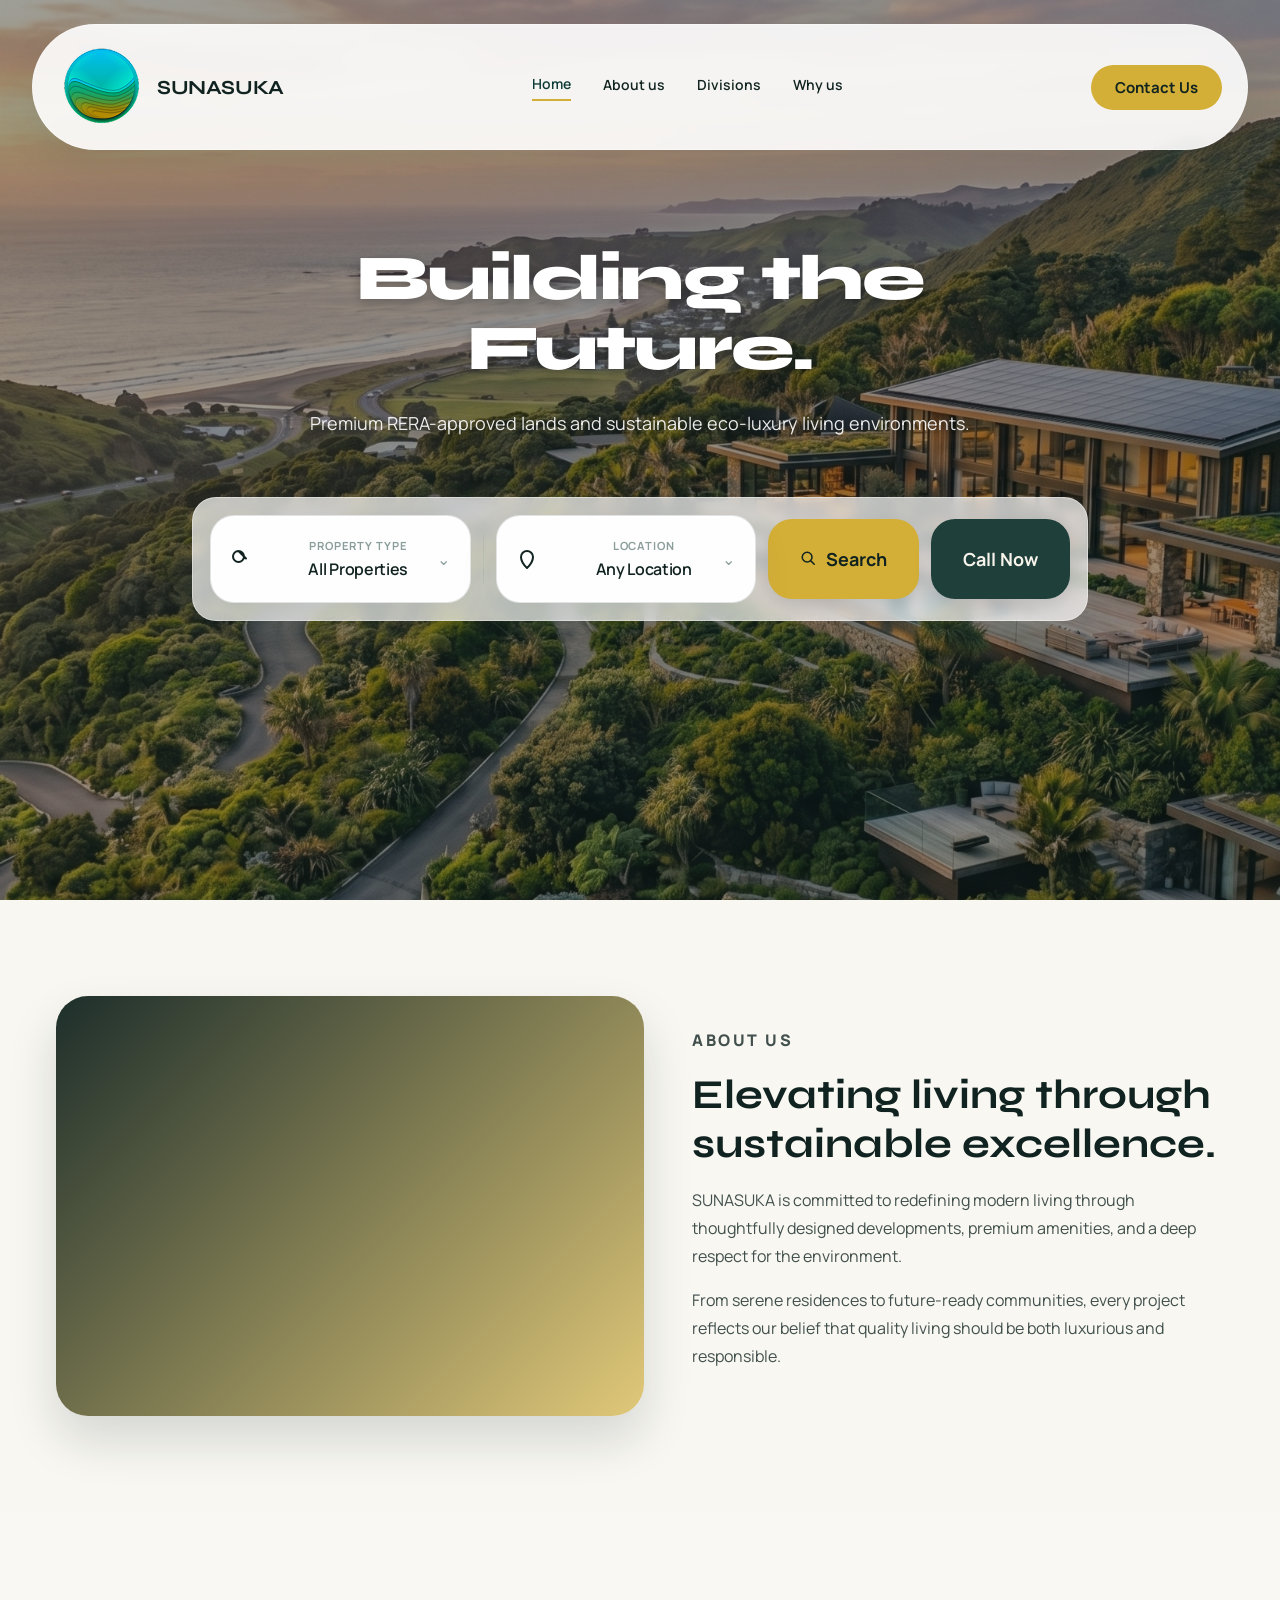
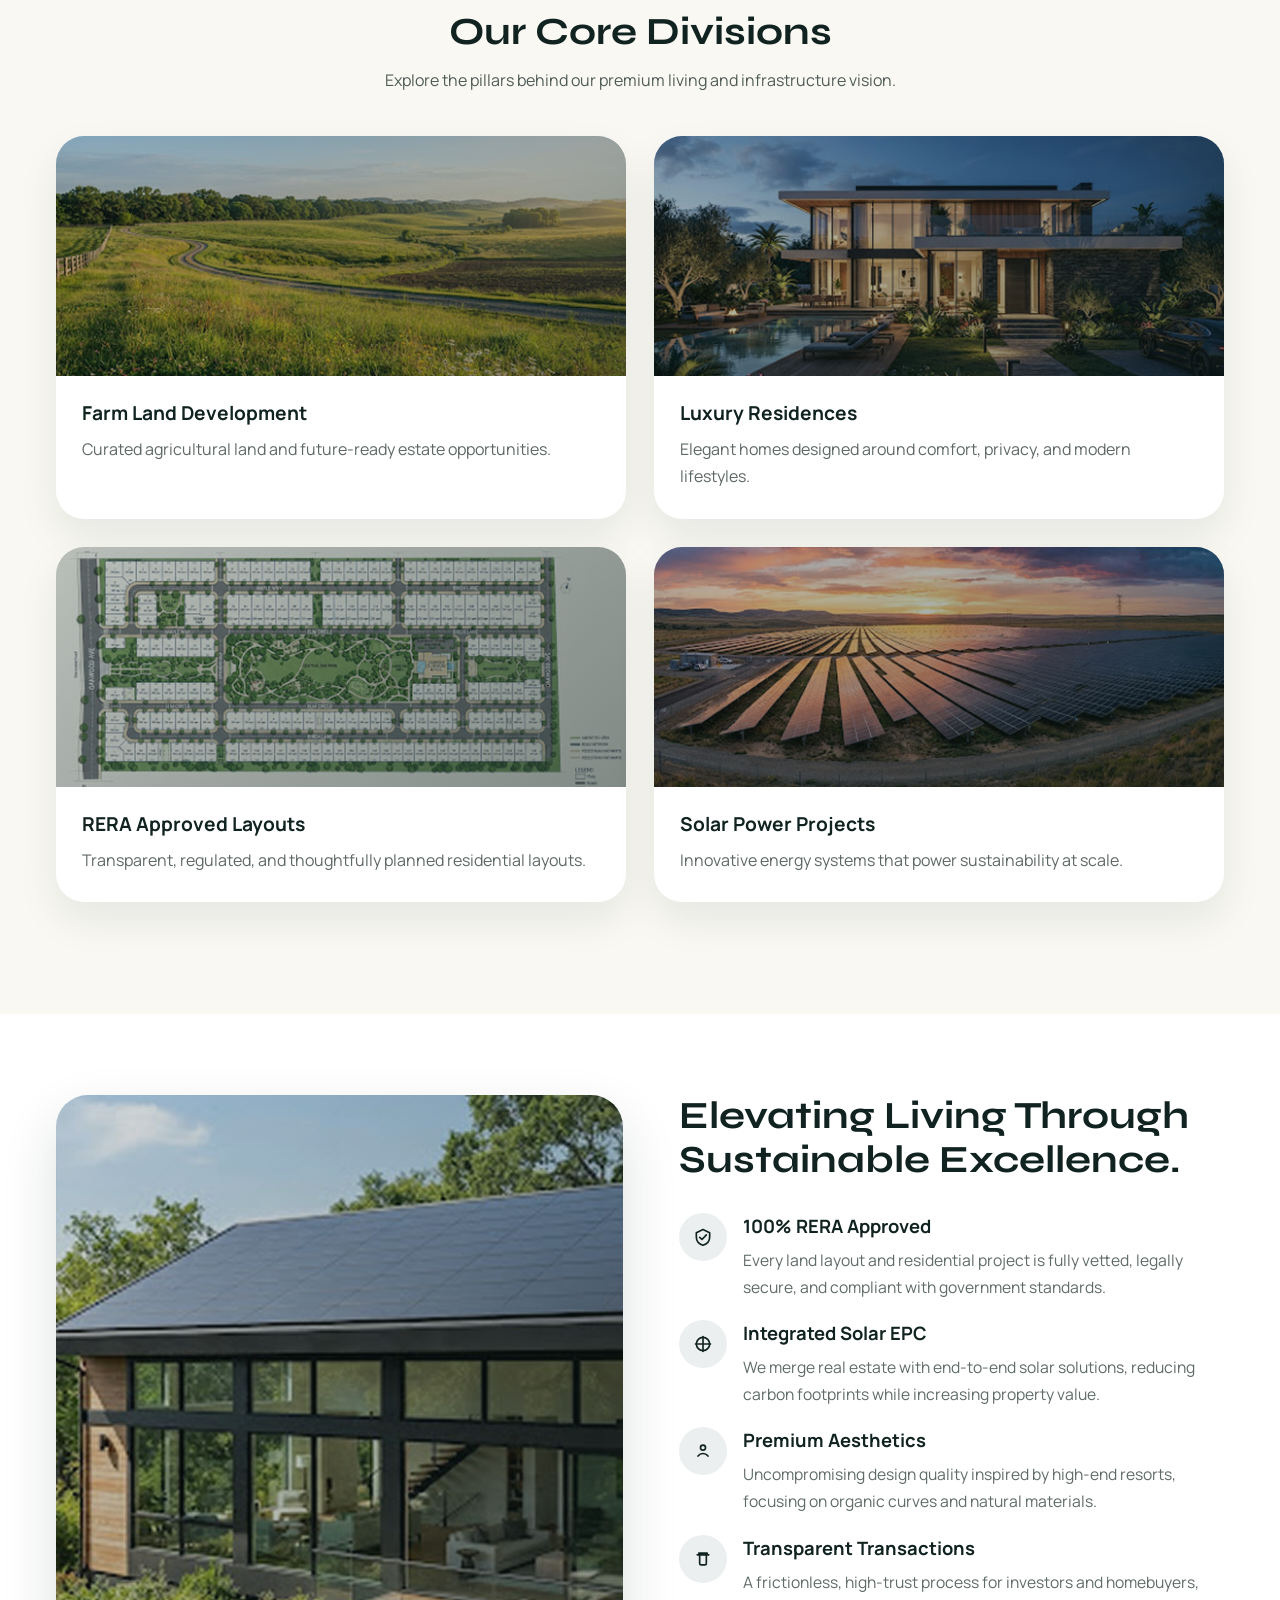
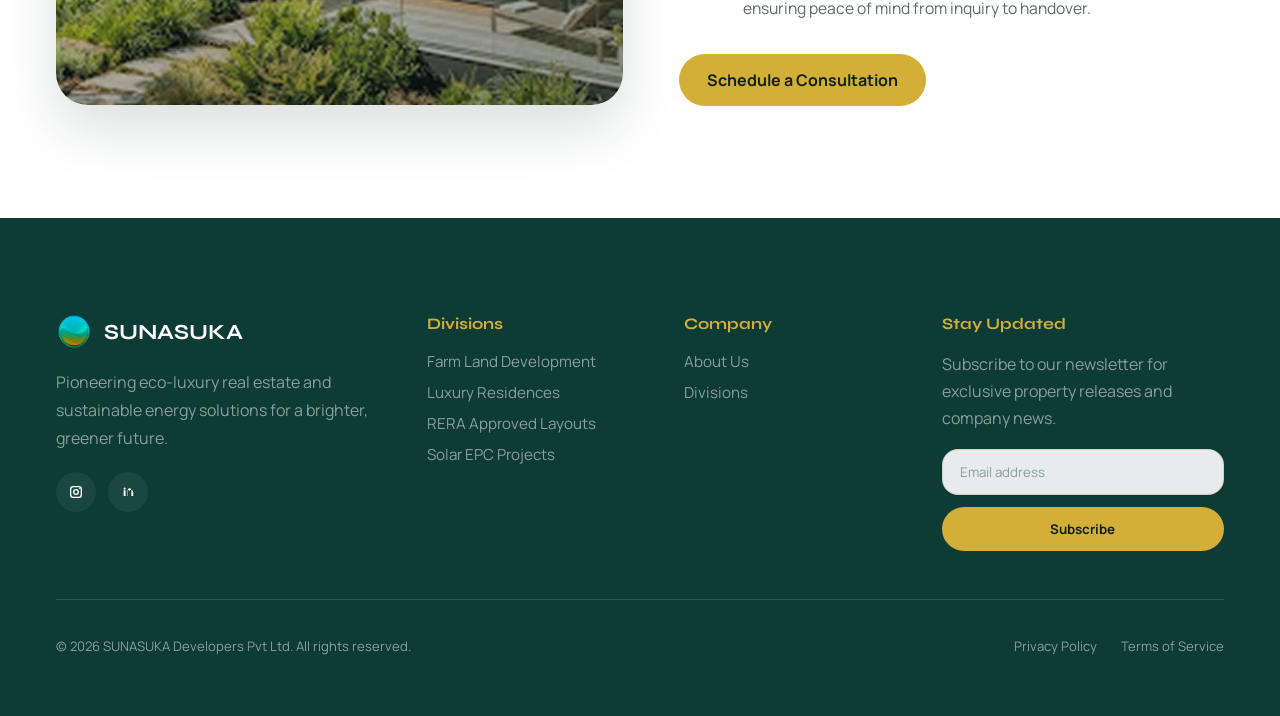
<file: index.html>
<!DOCTYPE html>
<html lang="en">
  <head>
    <meta charset="UTF-8" />
    <meta name="viewport" content="width=device-width, initial-scale=1.0" />
    <title>SUNASUKA</title>
    <link rel="preconnect" href="https://fonts.googleapis.com" />
    <link rel="preconnect" href="https://fonts.gstatic.com" crossorigin />
    <link
      href="https://fonts.googleapis.com/css2?family=Manrope:wght@400;500;600;700&family=Syne:wght@600;700;800&display=swap"
      rel="stylesheet"
    />
    <link rel="stylesheet" href="css/main.css" />
  </head>
  <body>
    <header class="topbar">
      <div class="nav-shell">
        <a class="brand" href="#">
          <img src="img/logo.png" alt="Sunasuka logo" />
          <span>SUNASUKA</span>
        </a>

        <nav class="nav-links" aria-label="Primary navigation">
          <a class="active" href="#home">Home</a>
          <a href="#about">About us</a>
          <a href="#divisions">Divisions</a>
          <a href="#why-us">Why us</a>
        </nav>

        <button class="menu-toggle" type="button" aria-label="Toggle navigation" aria-expanded="false">
          <span></span>
          <span></span>
          <span></span>
        </button>

        <a class="nav-button" href="tel:+917010022890">Contact Us</a>
      </div>
    </header>

    <main class="hero" id="home" role="banner">
      <div class="hero__content">
        <h1 class="hero__title">Building the Future.</h1>
        <p class="hero__subtitle">
          Premium RERA-approved lands and sustainable eco-luxury living environments.
        </p>

        <form class="search-card" id="search-form" aria-label="Quick search">
          <label class="search-field" for="propertyType">
            <div class="search-field__icon" aria-hidden="true">
              <svg viewBox="0 0 24 24" fill="none">
                <path d="M9.5 4A5.5 5.5 0 1 1 4 9.5 5.5 5.5 0 0 1 9.5 4Zm0 0 7.5 7.5" stroke="#112320" stroke-width="2" stroke-linecap="round" stroke-linejoin="round" />
              </svg>
            </div>
            <div class="search-field__content">
              <div class="search-field__label">Property Type</div>
              <div class="search-field__value" data-display-for="propertyType">All Properties</div>
              <select class="search-field__select" id="propertyType" name="propertyType">
                <option value="all">All Properties</option>
                <option value="residence">Luxury Residences</option>
                <option value="layouts">RERA Approved Layouts</option>
                <option value="solar">Solar Projects</option>
              </select>
            </div>
          </label>

          <div class="search-divider"></div>

          <label class="search-field" for="location">
            <div class="search-field__icon" aria-hidden="true">
              <svg viewBox="0 0 24 24" fill="none">
                <path d="M12 21s-6-5.7-6-11a6 6 0 1 1 12 0c0 5.3-6 11-6 11Z" stroke="#112320" stroke-width="2" stroke-linejoin="round" />
              </svg>
            </div>
            <div class="search-field__content">
              <div class="search-field__label">Location</div>
              <div class="search-field__value" data-display-for="location">Any Location</div>
              <select class="search-field__select" id="location" name="location">
                <option value="all">Any Location</option>
                <option value="coastal">Coastal</option>
                <option value="premium">Premium</option>
              </select>
            </div>
          </label>

          <button class="search-button" type="submit">
            <svg viewBox="0 0 24 24" fill="none">
              <path d="m19 19-4.2-4.2m1.2-5.3a6.5 6.5 0 1 1-13 0 6.5 6.5 0 0 1 13 0Z" stroke="#112320" stroke-width="2" stroke-linecap="round" stroke-linejoin="round" />
            </svg>
            Search
          </button>
          <a class="call-button" href="tel:+917010022890">Call Now</a>
        </form>
        <p class="search-status" id="search-status" role="status" aria-live="polite"></p>
        <div class="search-results" id="search-results" aria-live="polite"></div>
      </div>
    </main>

    <section class="about-section" id="about">
      <div class="about-section__image"></div>
      <div class="about-section__content">
        <p class="eyebrow">About Us</p>
        <h2>Elevating living through sustainable excellence.</h2>
        <p>
          SUNASUKA is committed to redefining modern living through thoughtfully designed
          developments, premium amenities, and a deep respect for the environment.
        </p>
        <p>
          From serene residences to future-ready communities, every project reflects our belief
          that quality living should be both luxurious and responsible.
        </p>
      </div>
    </section>

    <section class="divisions-section" id="divisions">
      <div class="section-header">
        <h2>Our Core Divisions</h2>
        <p>Explore the pillars behind our premium living and infrastructure vision.</p>
      </div>

      <div class="divisions-grid">
        <article class="division-card" data-property="farm" data-location="eco">
          <div class="division-card__image division-card__image--farm"></div>
          <div class="division-card__content">
            <h3>Farm Land Development</h3>
            <p>Curated agricultural land and future-ready estate opportunities.</p>
          </div>
        </article>

        <article class="division-card" data-property="residence" data-location="premium">
          <div class="division-card__image division-card__image--luxury"></div>
          <div class="division-card__content">
            <h3>Luxury Residences</h3>
            <p>Elegant homes designed around comfort, privacy, and modern lifestyles.</p>
          </div>
        </article>

        <article class="division-card" data-property="layouts" data-location="urban">
          <div class="division-card__image division-card__image--layouts"></div>
          <div class="division-card__content">
            <h3>RERA Approved Layouts</h3>
            <p>Transparent, regulated, and thoughtfully planned residential layouts.</p>
          </div>
        </article>

        <article class="division-card" data-property="solar" data-location="coastal">
          <div class="division-card__image division-card__image--solar"></div>
          <div class="division-card__content">
            <h3>Solar Power Projects</h3>
            <p>Innovative energy systems that power sustainability at scale.</p>
          </div>
        </article>
      </div>
    </section>

    <section class="why-choose-us-section" id="why-us" aria-label="Why choose us">
      <div class="why-choose-us__media">
        <div class="why-choose-us__image"></div>
      </div>

      <div class="why-choose-us__content">
        <h2>Elevating Living Through Sustainable Excellence.</h2>

        <div class="feature-list">
          <article class="feature-item">
            <div class="feature-icon" aria-hidden="true">
              <svg viewBox="0 0 24 24" fill="none">
                <path d="M8 12.5 10.8 15 16 9.5" stroke="#112320" stroke-width="2" stroke-linecap="round" stroke-linejoin="round" />
                <path d="M12 3 4 7v5c0 5 3.3 8.4 8 10 4.7-1.6 8-5 8-10V7l-8-4Z" stroke="#112320" stroke-width="2" stroke-linejoin="round" />
              </svg>
            </div>
            <div>
              <h3>100% RERA Approved</h3>
              <p>Every land layout and residential project is fully vetted, legally secure, and compliant with government standards.</p>
            </div>
          </article>

          <article class="feature-item">
            <div class="feature-icon" aria-hidden="true">
              <svg viewBox="0 0 24 24" fill="none">
                <path d="M12 3v18M3 12h18" stroke="#112320" stroke-width="2" stroke-linecap="round" />
                <circle cx="12" cy="12" r="8" stroke="#112320" stroke-width="2" />
              </svg>
            </div>
            <div>
              <h3>Integrated Solar EPC</h3>
              <p>We merge real estate with end-to-end solar solutions, reducing carbon footprints while increasing property value.</p>
            </div>
          </article>

          <article class="feature-item">
            <div class="feature-icon" aria-hidden="true">
              <svg viewBox="0 0 24 24" fill="none">
                <path d="M6 18c1.5-2 3.2-3 6-3s4.5 1 6 3" stroke="#112320" stroke-width="2" stroke-linecap="round" />
                <circle cx="12" cy="8" r="3" stroke="#112320" stroke-width="2" />
              </svg>
            </div>
            <div>
              <h3>Premium Aesthetics</h3>
              <p>Uncompromising design quality inspired by high-end resorts, focusing on organic curves and natural materials.</p>
            </div>
          </article>

          <article class="feature-item">
            <div class="feature-icon" aria-hidden="true">
              <svg viewBox="0 0 24 24" fill="none">
                <path d="M5 7h14M7 7V5h10v2M8 7v10a2 2 0 0 0 2 2h4a2 2 0 0 0 2-2V7" stroke="#112320" stroke-width="2" stroke-linecap="round" stroke-linejoin="round" />
              </svg>
            </div>
            <div>
              <h3>Transparent Transactions</h3>
              <p>A frictionless, high-trust process for investors and homebuyers, ensuring peace of mind from inquiry to handover.</p>
            </div>
          </article>
        </div>

        <a class="cta-button" href="mailto:info@sunasuka.co.in">Schedule a Consultation</a>
      </div>
    </section>

    <footer class="site-footer">
      <div class="site-footer__inner">
        <div class="site-footer__top">
          <div class="footer-brand-block">
            <div class="footer-brand">
              <img src="img/logo.png" alt="Sunasuka logo" />
              <span>SUNASUKA</span>
            </div>
            <p>
              Pioneering eco-luxury real estate and sustainable energy solutions for a brighter,
              greener future.
            </p>
            <div class="footer-socials">
              <a href="#" aria-label="Instagram">
                <svg viewBox="0 0 24 24" fill="none">
                  <rect x="4" y="4" width="16" height="16" rx="4" stroke="currentColor" stroke-width="2" />
                  <circle cx="12" cy="12" r="3.5" stroke="currentColor" stroke-width="2" />
                  <circle cx="17.5" cy="6.5" r="1" fill="currentColor" />
                </svg>
              </a>
              <a href="#" aria-label="LinkedIn">
                <svg viewBox="0 0 24 24" fill="none">
                  <path d="M6.94 8.5A1.56 1.56 0 1 0 6.94 5.38a1.56 1.56 0 0 0 0 3.12ZM5.5 9.5h2.88V18H5.5zM10.9 9.5h2.76v1.16h.04c.38-.72 1.32-1.48 2.72-1.48 2.91 0 3.45 1.91 3.45 4.4V18h-2.88v-7.6c0-1.81-.03-4.14-2.52-4.14-2.53 0-2.92 1.97-2.92 4.01V18H10.9z" fill="currentColor" />
                </svg>
              </a>
            </div>
          </div>

          <div class="footer-column">
            <h3>Divisions</h3>
            <ul>
              <li>Farm Land Development</li>
              <li>Luxury Residences</li>
              <li>RERA Approved Layouts</li>
              <li>Solar EPC Projects</li>
            </ul>
          </div>

          <div class="footer-column">
            <h3>Company</h3>
            <ul>
              <li><a href="#about">About Us</a></li>
              <li><a href="#divisions">Divisions</a></li>
            </ul>
          </div>

          <div class="footer-column footer-column--signup">
            <h3>Stay Updated</h3>
            <p>Subscribe to our newsletter for exclusive property releases and company news.</p>
            <form class="footer-form">
              <input type="email" placeholder="Email address" />
              <button type="submit">Subscribe</button>
            </form>
          </div>
        </div>

        <div class="site-footer__bottom">
          <p>© 2026 SUNASUKA Developers Pvt Ltd. All rights reserved.</p>
          <div class="footer-links">
            <a href="#">Privacy Policy</a>
            <a href="#">Terms of Service</a>
          </div>
        </div>
      </div>
    </footer>

    <script>
      const navShell = document.querySelector('.nav-shell');
      const menuToggle = document.querySelector('.menu-toggle');
      const searchForm = document.getElementById('search-form');
      const searchStatus = document.getElementById('search-status');
      const searchResults = document.getElementById('search-results');
      const displayValues = document.querySelectorAll('.search-field__value');

      const sampleProperties = [
        {
          title: 'Kottivakkam',
          type: 'residence',
          location: 'coastal',
          price: '₹ 15000/sq.ft',
          blurb: 'Premium 2BHK and 3BHK apartments in a coastal enclave, designed for elegant modern living and seamless amenities.'
        },
        {
          title: 'Neelangarai',
          type: 'layouts',
          location: 'premium',
          price: '₹ 15 Cr',
          blurb: 'RERA-approved land for luxury construction, with flexible planning potential and premium coastal appeal.'
        }
      ];

      if (navShell && menuToggle) {
        menuToggle.addEventListener('click', () => {
          const isOpen = navShell.classList.toggle('is-open');
          menuToggle.setAttribute('aria-expanded', String(isOpen));
        });
      }

      function updateSelectedLabels() {
        document.querySelectorAll('.search-field__select').forEach((select) => {
          const display = document.querySelector(`[data-display-for="${select.id}"]`);
          if (display) {
            const selectedOption = select.options[select.selectedIndex];
            display.textContent = selectedOption ? selectedOption.text : '';
          }
        });
      }

      function showSearchResults() {
        const formData = new FormData(searchForm);
        const propertyType = formData.get('propertyType') || 'all';
        const location = formData.get('location') || 'all';

        const matches = sampleProperties.filter((property) => {
          const matchesProperty = propertyType === 'all' || property.type === propertyType;
          const matchesLocation = location === 'all' || property.location === location;
          return matchesProperty && matchesLocation;
        });

        if (searchForm) {
          searchForm.classList.toggle('is-expanded', matches.length > 0);
        }

        if (searchStatus) {
          if (matches.length === 0) {
            searchStatus.textContent = 'No properties match that combination yet. Try another selection.';
          } else {
            const propertyLabel = propertyType === 'all' ? 'all property types' : propertyType.replace('-', ' ');
            const locationLabel = location === 'all' ? 'all locations' : location;
            const resultLabel = matches.length === 1 ? 'property' : 'properties';
            searchStatus.textContent = `Showing ${matches.length} ${resultLabel} for ${propertyLabel} in ${locationLabel}.`;
          }
        }

        if (searchResults) {
          if (matches.length === 0) {
            searchResults.innerHTML = '<div class="search-results__empty">Try broadening the filters to explore more properties.</div>';
            searchResults.classList.add('is-visible');
            return;
          }

          searchResults.innerHTML = `
            <div class="search-results__grid">
              ${matches.map((property) => `
                <article class="search-result-card">
                  <div class="search-result-card__header">
                    <h3>${property.title}</h3>
                    <span>${property.price}</span>
                  </div>
                  <p>${property.blurb}</p>
                </article>
              `).join('')}
            </div>
          `;
          searchResults.classList.add('is-visible');
        }
      }

      if (searchForm) {
        searchForm.addEventListener('submit', (event) => {
          event.preventDefault();
          showSearchResults();
        });

        document.querySelectorAll('.search-field__select').forEach((select) => {
          select.addEventListener('change', updateSelectedLabels);
        });

        updateSelectedLabels();
      }
    </script>
  </body>
</html>
</file>
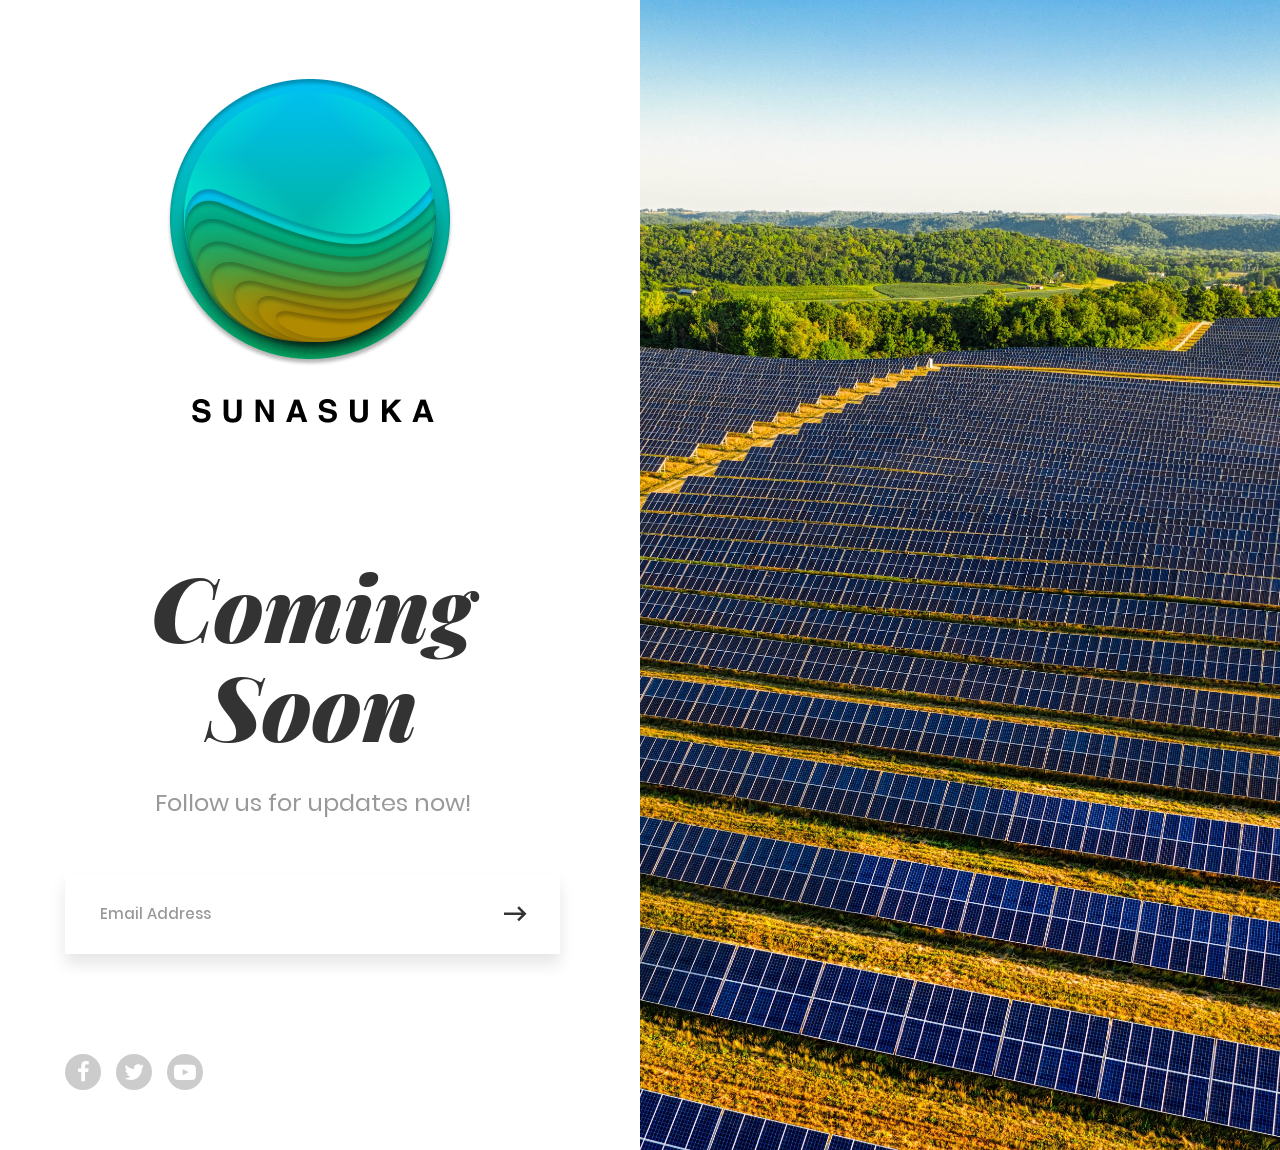
<file: Old Website/index.html>
<!DOCTYPE html>
<html lang="en">
<head>
	<title>SDPL</title>
	<meta charset="UTF-8">
	<meta name="viewport" content="width=device-width, initial-scale=1">
<!--===============================================================================================-->	
	<link rel="icon" type="image/png" href="images/icons/favicon.ico"/>
<!--===============================================================================================-->
	<link rel="stylesheet" type="text/css" href="vendor/bootstrap/css/bootstrap.min.css">
<!--===============================================================================================-->
	<link rel="stylesheet" type="text/css" href="fonts/font-awesome-4.7.0/css/font-awesome.min.css">
<!--===============================================================================================-->
	<link rel="stylesheet" type="text/css" href="fonts/iconic/css/material-design-iconic-font.min.css">
<!--===============================================================================================-->
	<link rel="stylesheet" type="text/css" href="vendor/animate/animate.css">
<!--===============================================================================================-->
	<link rel="stylesheet" type="text/css" href="vendor/select2/select2.min.css">
<!--===============================================================================================-->
	<link rel="stylesheet" type="text/css" href="css/util.css">
	<link rel="stylesheet" type="text/css" href="css/main.css">
<!--===============================================================================================-->
</head>
<body>
	
			

	<div class="flex-w flex-str size1 overlay1">
		<div class="flex-w flex-col-sb wsize1 bg0 p-l-65 p-t-37 p-b-50 p-r-80 respon1">
			<div class="wrappic1">
				<a href="https://sunasuka.co.in">
					<img src="images/logo.png" alt="IMG">
				</a>
			</div>		
	
			<div class="w-full flex-c-m p-t-80 p-b-90">
				<div class="wsize2">
					<h3 align="center" class="l1-txt1 p-b-34 respon3">
						Coming Soon
					</h3>

					<p align="center" class="m2-txt1 p-b-46">
						Follow us for updates now!
					</p>

					<form class="contact100-form validate-form m-t-10 m-b-10">
						<div class="wrap-input100 validate-input m-lr-auto-lg" data-validate = "Email is required: ex@abc.xyz">
							<input class="s2-txt1 placeholder0 input100 trans-04" type="text" name="email" placeholder="Email Address">

							<button class="flex-c-m ab-t-r size2 hov1">
								<i class="zmdi zmdi-long-arrow-right fs-30 cl1 trans-04"></i>
							</button>
						</div>		
					</form>
				</div>
			</div>
			
			<div class="flex-w">
				<a href="https://www.facebook.com/sunasuka.ind/" class="size3 flex-c-m how-social trans-04 m-r-15 m-b-10">
					<i class="fa fa-facebook"></i>
				</a>

				<a href="https://twitter.com/sdpl_ind" class="size3 flex-c-m how-social trans-04 m-r-15 m-b-10">
					<i class="fa fa-twitter"></i>
				</a>

				<a href="https://www.youtube.com/channel/UCTGC7ajRh43NNrubzBDlM-A" class="size3 flex-c-m how-social trans-04 m-r-15 m-b-10">
					<i class="fa fa-youtube-play"></i>
				</a>
			</div>
		</div>
			

		<div class="wsize1 simpleslide100-parent respon2">
			<!--  -->
			<div class="simpleslide100">
				<div class="simpleslide100-item bg-img1" style="background-image: url('images/bg01.jpg');"></div>
				<div class="simpleslide100-item bg-img1" style="background-image: url('images/bg02.jpg');"></div>
				<div class="simpleslide100-item bg-img1" style="background-image: url('images/bg03.jpg');"></div>
			</div>
		</div>
	</div>



	

<!--===============================================================================================-->	
	<script src="vendor/jquery/jquery-3.2.1.min.js"></script>
<!--===============================================================================================-->
	<script src="vendor/bootstrap/js/popper.js"></script>
	<script src="vendor/bootstrap/js/bootstrap.min.js"></script>
<!--===============================================================================================-->
	<script src="vendor/select2/select2.min.js"></script>
<!--===============================================================================================-->
	<script src="vendor/tilt/tilt.jquery.min.js"></script>
<!--===============================================================================================-->
	<script src="js/main.js"></script>

</body>
</html>
</file>
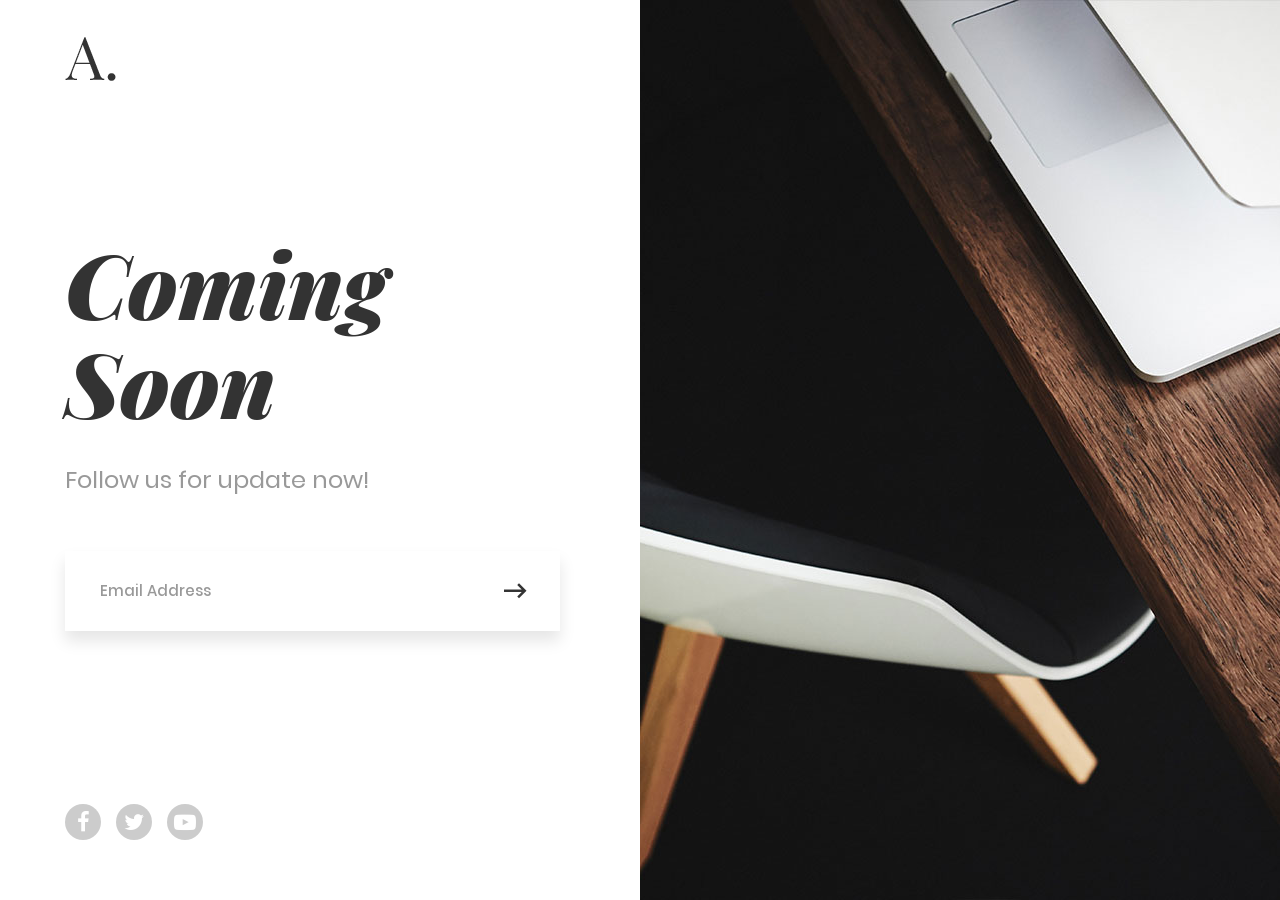
<file: Old Website/comingsoon_12/comingsoon_12/index.html>
<!DOCTYPE html>
<html lang="en">
<head>
	<title>Coming Soon 12</title>
	<meta charset="UTF-8">
	<meta name="viewport" content="width=device-width, initial-scale=1">
<!--===============================================================================================-->	
	<link rel="icon" type="image/png" href="images/icons/favicon.ico"/>
<!--===============================================================================================-->
	<link rel="stylesheet" type="text/css" href="vendor/bootstrap/css/bootstrap.min.css">
<!--===============================================================================================-->
	<link rel="stylesheet" type="text/css" href="fonts/font-awesome-4.7.0/css/font-awesome.min.css">
<!--===============================================================================================-->
	<link rel="stylesheet" type="text/css" href="fonts/iconic/css/material-design-iconic-font.min.css">
<!--===============================================================================================-->
	<link rel="stylesheet" type="text/css" href="vendor/animate/animate.css">
<!--===============================================================================================-->
	<link rel="stylesheet" type="text/css" href="vendor/select2/select2.min.css">
<!--===============================================================================================-->
	<link rel="stylesheet" type="text/css" href="css/util.css">
	<link rel="stylesheet" type="text/css" href="css/main.css">
<!--===============================================================================================-->
</head>
<body>
	
			

	<div class="flex-w flex-str size1 overlay1">
		<div class="flex-w flex-col-sb wsize1 bg0 p-l-65 p-t-37 p-b-50 p-r-80 respon1">
			<div class="wrappic1">
				<a href="#">
					<img src="images/icons/logo.png" alt="IMG">
				</a>
			</div>		
	
			<div class="w-full flex-c-m p-t-80 p-b-90">
				<div class="wsize2">
					<h3 class="l1-txt1 p-b-34 respon3">
						Coming Soon
					</h3>

					<p class="m2-txt1 p-b-46">
						Follow us for update now!
					</p>

					<form class="contact100-form validate-form m-t-10 m-b-10">
						<div class="wrap-input100 validate-input m-lr-auto-lg" data-validate = "Email is required: ex@abc.xyz">
							<input class="s2-txt1 placeholder0 input100 trans-04" type="text" name="email" placeholder="Email Address">

							<button class="flex-c-m ab-t-r size2 hov1">
								<i class="zmdi zmdi-long-arrow-right fs-30 cl1 trans-04"></i>
							</button>
						</div>		
					</form>
				</div>
			</div>
			
			<div class="flex-w">
				<a href="#" class="size3 flex-c-m how-social trans-04 m-r-15 m-b-10">
					<i class="fa fa-facebook"></i>
				</a>

				<a href="#" class="size3 flex-c-m how-social trans-04 m-r-15 m-b-10">
					<i class="fa fa-twitter"></i>
				</a>

				<a href="#" class="size3 flex-c-m how-social trans-04 m-r-15 m-b-10">
					<i class="fa fa-youtube-play"></i>
				</a>
			</div>
		</div>
			

		<div class="wsize1 simpleslide100-parent respon2">
			<!--  -->
			<div class="simpleslide100">
				<div class="simpleslide100-item bg-img1" style="background-image: url('images/bg01.jpg');"></div>
				<div class="simpleslide100-item bg-img1" style="background-image: url('images/bg02.jpg');"></div>
				<div class="simpleslide100-item bg-img1" style="background-image: url('images/bg03.jpg');"></div>
			</div>
		</div>
	</div>



	

<!--===============================================================================================-->	
	<script src="vendor/jquery/jquery-3.2.1.min.js"></script>
<!--===============================================================================================-->
	<script src="vendor/bootstrap/js/popper.js"></script>
	<script src="vendor/bootstrap/js/bootstrap.min.js"></script>
<!--===============================================================================================-->
	<script src="vendor/select2/select2.min.js"></script>
<!--===============================================================================================-->
	<script src="vendor/tilt/tilt.jquery.min.js"></script>
<!--===============================================================================================-->
	<script src="js/main.js"></script>

</body>
</html>
</file>
<file: css/main.css>
:root {
  --text-dark: #112320;
  --text-muted: #8b9e9b;
  --gold: #d4af37;
}

html {
  scroll-behavior: smooth;
  scroll-padding-top: 110px;
}

@media (max-width: 900px) {
  html {
    scroll-padding-top: 350px;
  }
}


* {
  box-sizing: border-box;
}

body {
  margin: 0;
  font-family: 'Manrope', sans-serif;
  color: var(--text-dark);
  background: #f6f6f2;
}

button, input, select, textarea {
  font-family: inherit;
}

.topbar {
  position: fixed;
  top: 24px;
  left: 0;
  right: 0;
  z-index: 6;
  display: flex;
  justify-content: center;
  padding: 0 32px;
}

.nav-shell {
  width: min(1216px, 100%);
  display: flex;
  align-items: center;
  justify-content: space-between;
  padding: 17px 25px;
  border-radius: 9999px;
  background: rgba(255, 255, 255, 0.9);
  backdrop-filter: blur(6px);
  border: 1px solid rgba(255, 255, 255, 0.4);
  box-shadow: 0 20px 40px rgba(13, 59, 54, 0.08);
}

.brand {
  display: flex;
  align-items: center;
  gap: 12px;
  color: var(--text-dark);
  text-decoration: none;
  font-family: 'Syne', sans-serif;
  font-size: 1.25rem;
  font-weight: 700;
  letter-spacing: -0.02em;
}

.brand img {
  width: 87px;
  height: 90px;
  object-fit: cover;
}

.nav-links {
  display: flex;
  align-items: center;
  gap: 32px;
}

.nav-links a {
  color: var(--text-dark);
  text-decoration: none;
  font-size: 0.875rem;
  font-weight: 600;
  padding-bottom: 6px;
}

.nav-links a.active {
  color: #0d3b36;
  border-bottom: 2px solid var(--gold);
}

.menu-toggle {
  display: none;
  flex-direction: column;
  gap: 4px;
  background: transparent;
  border: 0;
  padding: 0;
  cursor: pointer;
  position: relative;
  z-index: 2;
}

.menu-toggle span {
  display: block;
  width: 24px;
  height: 2px;
  background: var(--text-dark);
  border-radius: 2px;
  transition: transform 0.25s ease, opacity 0.25s ease;
}

.nav-button {
  display: inline-flex;
  align-items: center;
  justify-content: center;
  padding: 12px 24px;
  border-radius: 999px;
  background: var(--gold);
  color: var(--text-dark);
  text-decoration: none;
  font-size: 0.94rem;
  font-weight: 700;
}

.hero {
  position: relative;
  min-height: 100vh;
  overflow: hidden;
  display: flex;
  align-items: center;
  justify-content: center;
  padding: 180px 16px 160px;
  background-image: url(/img/hero.png);
  background-size: cover;
  background-position: center;
}

.about-section {
  display: grid;
  grid-template-columns: 1.05fr 0.95fr;
  gap: 48px;
  align-items: center;
  padding: 96px 56px;
  background: #f8f7f2;
}

.about-section__image {
  min-height: 420px;
  border-radius: 32px;
  background: linear-gradient(135deg, rgba(17, 35, 32, 0.95), rgba(212, 175, 55, 0.65)),
    url('https://images.unsplash.com/photo-1512918728675-ed5a9ecdebfd?auto=format&fit=crop&w=1200&q=80') center/cover;
  box-shadow: 0 24px 48px rgba(17, 35, 32, 0.15);
}

.about-section__content {
  max-width: 610px;
}

.eyebrow {
  margin: 0 0 12px;
  color: var(--gold);
  font-size: 0.9rem;
  font-weight: 800;
  letter-spacing: 0.16em;
  text-transform: uppercase;
}

.about-section__content h2 {
  margin: 0 0 18px;
  font-family: 'Syne', sans-serif;
  font-size: clamp(2rem, 3.2vw, 2.8rem);
  line-height: 1.2;
  color: var(--text-dark);
}

.about-section__content p {
  margin: 0 0 16px;
  font-size: 1rem;
  line-height: 1.75;
  color: #42504d;
}

.hero::before {
  content: '';
  position: absolute;
  inset: 0;
  background: rgba(17, 35, 32, 0.4);
}

.divisions-section {
  padding: 96px 56px 112px;
  background: #f9f8f3;
}

.section-header {
  max-width: 760px;
  margin: 0 auto 42px;
  text-align: center;
}

.section-header h2 {
  margin: 0 0 12px;
  font-family: 'Syne', sans-serif;
  font-size: clamp(2rem, 3vw, 2.6rem);
  color: var(--text-dark);
}

.section-header p {
  margin: 0;
  font-size: 1rem;
  line-height: 1.7;
  color: #4f5b57;
}

.divisions-grid {
  display: grid;
  grid-template-columns: repeat(2, minmax(0, 1fr));
  gap: 28px;
  max-width: 1280px;
  margin: 0 auto;
}

.why-choose-us-section {
  display: grid;
  grid-template-columns: 1.02fr 0.98fr;
  gap: 56px;
  align-items: center;
  padding: 80px 56px 112px;
  background: #ffffff;
}

.why-choose-us__media {
  display: flex;
  justify-content: center;
}

.why-choose-us__image {
  width: min(100%, 620px);
  min-height: 610px;
  border-radius: 32px;
  background: linear-gradient(135deg, rgba(17, 35, 32, 0.16), rgba(17, 35, 32, 0.45)),
    url('../img/modernsolarhome.png') center/cover;
  box-shadow: 0 24px 55px rgba(17, 35, 32, 0.14);
}

.why-choose-us__content h2 {
  margin: 0 0 30px;
  font-family: 'Syne', sans-serif;
  font-size: clamp(2rem, 3vw, 2.8rem);
  line-height: 1.16;
  color: var(--text-dark);
}

.feature-list {
  display: grid;
  gap: 20px;
  margin-bottom: 32px;
}

.feature-item {
  display: flex;
  gap: 16px;
  align-items: flex-start;
}

.feature-icon {
  flex-shrink: 0;
  width: 48px;
  height: 48px;
  display: grid;
  place-items: center;
  border-radius: 999px;
  background: rgba(13, 59, 54, 0.08);
}

.feature-icon svg {
  width: 20px;
  height: 20px;
}

.feature-item h3 {
  margin: 0 0 8px;
  font-size: 1.15rem;
  color: var(--text-dark);
}

.feature-item p {
  margin: 0;
  color: #5f6b67;
  line-height: 1.7;
  font-size: 0.98rem;
}

.cta-button {
  display: inline-flex;
  align-items: center;
  justify-content: center;
  padding: 15px 28px;
  border-radius: 999px;
  background: var(--gold);
  color: var(--text-dark);
  text-decoration: none;
  font-weight: 700;
  width: fit-content;
}

.site-footer {
  background: #0d3b36;
  color: #dce6e4;
  padding: 96px 56px 48px;
}

.site-footer__inner {
  max-width: 1280px;
  margin: 0 auto;
}

.site-footer__top {
  display: grid;
  grid-template-columns: 1.2fr 0.8fr 0.8fr 1fr;
  gap: 32px;
  padding-bottom: 48px;
  border-bottom: 1px solid rgba(255, 255, 255, 0.12);
}

.footer-brand-block p,
.footer-column p,
.site-footer__bottom p,
.footer-column li,
.footer-column a,
.footer-links a {
  color: #8b9e9b;
}

.footer-column a {
  text-decoration: none;
}

.footer-brand {
  display: flex;
  align-items: center;
  gap: 12px;
  margin-bottom: 18px;
  font-family: 'Syne', sans-serif;
  font-size: 1.35rem;
  font-weight: 700;
  color: #fff;
}

.footer-brand img {
  width: 36px;
  height: 36px;
  object-fit: cover;
}

.footer-brand-block p {
  margin: 0 0 20px;
  max-width: 320px;
  line-height: 1.75;
}

.footer-socials {
  display: flex;
  gap: 12px;
}

.footer-socials a {
  display: grid;
  place-items: center;
  width: 40px;
  height: 40px;
  border-radius: 999px;
  background: rgba(255, 255, 255, 0.06);
  color: #fff;
}

.footer-socials svg {
  width: 16px;
  height: 16px;
}

.footer-column h3 {
  margin: 0 0 18px;
  color: #d4af37;
  font-family: 'Syne', sans-serif;
  font-size: 1rem;
}

.footer-column ul {
  list-style: none;
  padding: 0;
  margin: 0;
  display: grid;
  gap: 10px;
}

.footer-column li {
  font-size: 0.95rem;
}

.footer-column--signup p {
  margin: 0 0 16px;
  line-height: 1.7;
}

.footer-form {
  display: flex;
  flex-direction: column;
  gap: 12px;
}

.footer-form input {
  border: 1px solid rgba(255, 255, 255, 0.12);
  background: rgba(255, 255, 255, 0.05);
  color: #fff;
  border-radius: 999px;
  padding: 13px 16px;
  outline: none;
}

.footer-form input::placeholder {
  color: #8b9e9b;
}

.footer-form button {
  border: 0;
  border-radius: 999px;
  padding: 13px 18px;
  background: var(--gold);
  color: var(--text-dark);
  font-weight: 700;
  cursor: pointer;
}

.site-footer__bottom {
  display: flex;
  align-items: center;
  justify-content: space-between;
  padding-top: 24px;
  font-size: 0.82rem;
}

.footer-links {
  display: flex;
  gap: 24px;
}

.footer-links a {
  text-decoration: none;
}

.division-card {
  overflow: hidden;
  border-radius: 28px;
  background: #fff;
  box-shadow: 0 18px 40px rgba(17, 35, 32, 0.08);
}

.division-card__image {
  height: 240px;
  background-size: cover;
  background-position: center;
}

.division-card__image--farm {
  background-image: linear-gradient(135deg, rgba(17, 35, 32, 0.2), rgba(17, 35, 32, 0.5)),
    url('../img/divisions/farmland.png');
}

.division-card__image--luxury {
  background-image: linear-gradient(135deg, rgba(17, 35, 32, 0.25), rgba(17, 35, 32, 0.5)),
    url('../img/divisions/luxury.png');
}

.division-card__image--layouts {
  background-image: linear-gradient(135deg, rgba(17, 35, 32, 0.25), rgba(17, 35, 32, 0.5)),
    url('../img/divisions/rera.png');
}

.division-card__image--solar {
  background-image: linear-gradient(135deg, rgba(17, 35, 32, 0.25), rgba(17, 35, 32, 0.5)),
    url('../img/divisions/solar.png');
}

.division-card__content {
  padding: 24px 26px 28px;
}

.division-card__content h3 {
  margin: 0 0 10px;
  font-size: 1.2rem;
  color: var(--text-dark);
}

.division-card__content p {
  margin: 0;
  color: #5e6864;
  line-height: 1.7;
}

.hero__content {
  position: relative;
  z-index: 1;
  width: min(100%, 896px);
  text-align: center;
  color: #fff;
}

.hero__title {
  margin: 0 0 24px;
  font-family: 'Syne', sans-serif;
  font-size: clamp(2.8rem, 5vw, 4.5rem);
  line-height: 1.1;
  font-weight: 800;
  letter-spacing: -0.03em;
  text-shadow: 0 4px 12px rgba(0, 0, 0, 0.22);
}

.hero__subtitle {
  margin: 0 auto 32px;
  max-width: 672px;
  font-size: 1.125rem;
  line-height: 1.56;
  color: rgba(255, 255, 255, 0.9);
  text-shadow: 0 2px 8px rgba(0, 0, 0, 0.18);
}

.search-card {
  display: flex;
  align-items: center;
  gap: 12px;
  max-width: 1000px;
  margin: 60px auto 0;
  padding: 17px;
  border-radius: 24px;
  background: rgba(255, 255, 255, 0.7);
  backdrop-filter: blur(6px);
  box-shadow: 0 30px 60px rgba(13, 59, 54, 0.12);
  border: 1px solid rgba(255, 255, 255, 0.4);
  transition: padding 0.25s ease, box-shadow 0.25s ease;
}

.search-card.is-expanded {
  padding: 20px;
  box-shadow: 0 36px 70px rgba(13, 59, 54, 0.16);
}

.search-field {
  flex: 1;
  display: flex;
  align-items: center;
  gap: 12px;
  min-width: 0;
  padding: 16px 18px;
  border-radius: 24px;
  background: rgba(255, 255, 255, 0.98);
  border: 1px solid rgba(17, 35, 32, 0.12);
  box-shadow: inset 0 0 0 1px rgba(255, 255, 255, 0.65), 0 18px 40px rgba(13, 59, 54, 0.08);
  cursor: pointer;
  position: relative;
  transition: transform 0.2s ease, box-shadow 0.2s ease, border-color 0.2s ease, background 0.2s ease;
}

.search-field:hover,
.search-field:focus-within {
  transform: translateY(-0.75px);
  background: rgba(255, 255, 255, 1);
  box-shadow: inset 0 0 0 1px rgba(255, 255, 255, 0.9), 0 18px 42px rgba(13, 59, 54, 0.12);
  border-color: rgba(17, 35, 32, 0.18);
}

.search-field + .search-field {
  margin-left: 12px;
}

.search-field__content {
  flex: 1;
  min-width: 0;
  position: relative;
  display: flex;
  flex-direction: column;
  justify-content: center;
  min-height: 54px;
}

.search-field__value {
  color: #1f3f3a;
  font-size: 1.05rem;
  font-weight: 700;
  letter-spacing: -0.02em;
  line-height: 1.2;
  white-space: nowrap;
  overflow: hidden;
  text-overflow: ellipsis;
  margin-top: 3px;
}

.search-field__select {
  width: 100%;
  height: 100%;
  border: 0;
  outline: 0;
  background: transparent;
  color: var(--text-dark);
  font: inherit;
  font-weight: 600;
  padding: 0 24px 0 0;
  appearance: none;
  cursor: pointer;
  position: absolute;
  inset: 0;
  opacity: 0;
}

.search-field__select:focus {
  color: #0d3b36;
}

.search-field__content::after {
  content: "⌄";
  position: absolute;
  right: 2px;
  top: 50%;
  transform: translateY(-50%);
  font-size: 1rem;
  color: var(--text-muted);
  pointer-events: none;
  transition: color 0.2s ease;
}

.search-field:hover .search-field__content::after,
.search-field:focus-within .search-field__content::after {
  color: var(--text-dark);
}

.search-field__select option {
  color: var(--text-dark);
  background: #fffdf8;
}

.search-field__icon {
  flex-shrink: 0;
  width: 24px;
  height: 24px;
  display: grid;
  place-items: center;
}

.search-field__label {
  font-size: 0.7rem;
  letter-spacing: 0.08em;
  text-transform: uppercase;
  color: var(--text-muted);
  font-weight: 700;
  margin-bottom: 4px;
}

.search-field__value {
  color: var(--text-dark);
  font-size: 1rem;
  font-weight: 600;
}

.search-divider {
  width: 1px;
  height: 48px;
  background: rgba(139, 158, 155, 0.2);
  flex-shrink: 0;
}

.search-button,
.call-button {
  border: 0;
  background: var(--gold);
  color: var(--text-dark);
  display: inline-flex;
  align-items: center;
  justify-content: center;
  gap: 8px;
  padding: 0 32px;
  min-height: 80px;
  border-radius: 24px;
  font-weight: 700;
  font-size: 1.125rem;
  cursor: pointer;
  box-shadow: 0 8px 18px rgba(0, 0, 0, 0.12);
  text-decoration: none;
}

.call-button {
  background: #1f3f3a;
  color: #f7f4eb;
}

.call-button:hover,
.search-button:hover {
  transform: translateY(-1px);
}

.search-button svg {
  width: 18px;
  height: 18px;
}

.search-status {
  margin: 16px auto 0;
  max-width: 1000px;
  text-align: center;
  color: rgba(255, 255, 255, 0.9);
  font-size: 0.95rem;
  min-height: 1.4em;
}

.search-results {
  max-width: 1000px;
  margin: 18px auto 0;
  opacity: 0;
  transform: translateY(10px);
  pointer-events: none;
  max-height: 0;
  overflow: hidden;
  transition: opacity 0.28s ease, transform 0.28s ease, max-height 0.28s ease;
}

.search-results.is-visible {
  opacity: 1;
  transform: translateY(0);
  pointer-events: auto;
  max-height: 600px;
}

.search-results__grid {
  display: grid;
  grid-template-columns: repeat(2, minmax(0, 1fr));
  gap: 16px;
}

.search-result-card {
  padding: 18px 20px;
  border-radius: 20px;
  background: rgba(255, 255, 255, 0.95);
  box-shadow: 0 20px 42px rgba(13, 59, 54, 0.12);
  border: 1px solid rgba(255, 255, 255, 0.5);
}

.search-result-card__header {
  display: flex;
  justify-content: space-between;
  align-items: center;
  gap: 12px;
  margin-bottom: 10px;
}

.search-result-card__header h3 {
  margin: 0;
  font-size: 1rem;
  color: var(--text-dark);
}

.search-result-card__header span {
  font-weight: 700;
  color: var(--gold);
  white-space: nowrap;
}

.search-result-card p {
  margin: 0;
  color: #5e6864;
  line-height: 1.65;
}

.search-results__empty {
  padding: 18px 20px;
  border-radius: 20px;
  background: rgba(255, 255, 255, 0.92);
  color: var(--text-dark);
  box-shadow: 0 18px 40px rgba(13, 59, 54, 0.1);
}

@media (max-width: 900px) {
  .topbar {
    padding: 0 16px;
  }

  .nav-shell {
    flex-wrap: wrap;
    gap: 12px;
    justify-content: center;
    padding: 16px 20px;
    transition: padding 0.25s ease, box-shadow 0.25s ease;
  }

  .menu-toggle {
    display: flex;
  }

  .nav-links {
    display: none;
    width: 100%;
    flex-direction: column;
    align-items: stretch;
    gap: 6px;
    padding: 0;
    margin-top: 4px;
    opacity: 0;
    transform: translateY(-6px);
    transition: opacity 0.25s ease, transform 0.25s ease, padding 0.25s ease;
  }

  .nav-shell.is-open {
    padding: 14px 16px 16px;
    border-radius: 22px;
    box-shadow: 0 18px 40px rgba(13, 59, 54, 0.12);
  }

  .nav-shell.is-open .nav-links {
    display: flex;
    opacity: 1;
    transform: translateY(0);
    padding: 10px;
    border: 1px solid rgba(17, 35, 32, 0.08);
    border-radius: 16px;
    background: rgba(255, 255, 255, 0.98);
    box-shadow: 0 10px 24px rgba(13, 59, 54, 0.08);
  }

  .nav-shell.is-open .nav-links a {
    display: block;
    width: 100%;
    padding: 9px 12px;
    border-radius: 10px;
    text-align: center;
    color: var(--text-dark);
  }

  .nav-shell.is-open .nav-links a.active,
  .nav-shell.is-open .nav-links a:hover {
    background: rgba(212, 175, 55, 0.14);
    color: #0d3b36;
  }

  .nav-shell.is-open .menu-toggle span:nth-child(1) {
    transform: translateY(6px) rotate(45deg);
  }

  .nav-shell.is-open .menu-toggle span:nth-child(2) {
    opacity: 0;
  }

  .nav-shell.is-open .menu-toggle span:nth-child(3) {
    transform: translateY(-6px) rotate(-45deg);
  }

  .nav-button {
    display: none;
  }

  .about-section {
    grid-template-columns: 1fr;
    padding: 72px 24px;
  }

  .about-section__image {
    min-height: 300px;
  }

  .divisions-section {
    padding: 72px 24px 88px;
  }

  .divisions-grid {
    grid-template-columns: 1fr;
  }

  .why-choose-us-section {
    grid-template-columns: 1fr;
    padding: 8px 24px 72px;
    gap: 32px;
  }

  .why-choose-us__image {
    min-height: 340px;
  }

  .site-footer {
    padding: 72px 24px 40px;
  }

  .site-footer__top {
    grid-template-columns: 1fr;
  }

  .site-footer__bottom {
    flex-direction: column;
    align-items: flex-start;
    gap: 12px;
  }

  .footer-links {
    gap: 16px;
  }

  .search-card {
    flex-direction: column;
    align-items: stretch;
  }

  .search-divider {
    display: none;
  }

  .search-field + .search-field {
    margin-left: 0;
    margin-top: 12px;
  }

  .search-button {
    min-height: 56px;
  }

  .search-results__grid {
    grid-template-columns: 1fr;
  }
}

/* Offer Letter Page Styles */
.page-shell { max-width: 1280px; margin: 160px auto 80px; padding: 0 24px; }
.breadcrumb { color: var(--text-muted); font-size: 12px; letter-spacing: .6px; text-transform: uppercase; margin-bottom: 12px; }
.page-title { font-family: 'Syne', sans-serif; font-size: 48px; color: #0d3b36; margin-bottom: 6px; }
.page-sub { color: #8b9e9b; margin-bottom: 28px; }
.two-col { display: grid; grid-template-columns: 1.4fr 1fr; gap: 32px; align-items: start; }
.card { background: rgba(255,255,255,0.75); border: 1px solid rgba(255,255,255,0.6); border-radius: 32px; padding: 33px; box-shadow: 0 20px 40px rgba(13,59,54,0.06); backdrop-filter: blur(7px); }
.card-header { display: flex; align-items: center; gap: 12px; padding-bottom: 16px; border-bottom: 1px solid rgba(208,197,175,0.4); margin-bottom: 24px; }
.meta-grid { display: flex; gap:16px; margin-bottom:24px; flex-wrap: wrap; }
.meta-item { background: rgba(251,243,229,0.7); border: 1px solid rgba(208,197,175,0.3); padding:15px; border-radius:16px; flex:1; min-width: 140px; }
.meta-item .k { font-size:10px; color:#8b9e9b; text-transform:uppercase; letter-spacing:1px; font-weight: 800; }
.meta-item .v { font-family:'Syne',sans-serif; font-size:14px; color:#0d3b36; margin-top:4px; font-weight: 700; }
.meta-sub { color: #3c6660; font-family: 'Manrope', sans-serif; font-weight: 500; font-size: 11px; }
.meta-highlight { color: #735c00; font-weight: 700; }
.card-title { font-family: 'Syne', sans-serif; font-weight: 700; color: #0d3b36; font-size: 18px; }
.card-subtitle { color: #8b9e9b; font-size: 12px; }
.step-indicator { width: 36px; height: 36px; flex-shrink: 0; border-radius: 9999px; background: #0d3b36; color: #ffe088; display: grid; place-items: center; font-family: 'Syne', sans-serif; font-weight: 700; font-size: 14px; }
.inspector-wrapper { position: relative; height: 579px; border-radius: 32px; border: 1px solid rgba(208,197,175,0.4); overflow: hidden; background: #113e37; margin-bottom: 24px; display: flex; align-items: center; justify-content: center; }
.inspector-nav { position: absolute; top: 0; left: 0; right: 0; background: #f5eddf; padding: 10px 16px; border-bottom: 1px solid rgba(208,197,175,0.3); display: flex; justify-content: space-between; align-items: center; z-index: 2; }
.inspector-tabs { background: rgba(239,231,218,0.8); border: 1px solid rgba(208,197,175,0.3); padding: 5px; border-radius: 8px; display: flex; gap: 6px; }
.inspector-tab { background: transparent; border: none; padding: 4px 12px; font-size: 12px; font-weight: 700; color: #4d4635; border-radius: 16px; cursor: pointer; }
.inspector-tab.active { background: #fff; color: #0d3b36; box-shadow: 0 1px 2px rgba(0,0,0,0.05); }
.inspector-img { position: absolute; top: 62px; width: 100%; height: calc(100% - 62px); object-fit: contain; }
.payment-options { display: flex; gap: 12px; }
.payment-card { flex: 1; background: #fff; border: 1px solid rgba(208,197,175,0.6); padding: 14px; border-radius: 16px; cursor: pointer; transition: all 0.2s ease; }
.payment-card:hover { border-color: #735c00; }
.payment-card.active { background: rgba(115,92,0,0.05); border: 2px solid #735c00; padding: 13px; /* To prevent jumping due to border width change */ }
form .field { margin-bottom: 20px; }
label.small { display:block; font-size:10px; font-weight: 700; color:#4d4635; text-transform:uppercase; letter-spacing:1px; margin-bottom:6px; }
input[type="text"], input[type="email"], select, textarea { width:100%; padding:13px 17px; border-radius:16px; border:1px solid rgba(208,197,175,0.7); background:rgba(255,255,255,0.9); box-shadow: 0 1px 2px rgba(0,0,0,0.05); }
.actions { display:flex; gap:12px; margin-top:18px; align-items:center; }
.btn-gold { background:var(--gold); color:#112320; padding:12px 18px; border-radius:999px; font-weight:700; border: none; cursor: pointer; }
.btn-secondary { flex: 1; min-width: 150px; background: rgba(255,255,255,0.9); border: 1px solid rgba(208,197,175,0.6); padding: 15px 21px; border-radius: 999px; font-weight: 600; color: #0d3b36; font-size: 14px; white-space: nowrap; cursor: pointer; }
@media (max-width:920px){ 
  .two-col{ grid-template-columns: 1fr; } 
  .page-shell{ margin-top:120px; } 
  .inspector-wrapper { height: 400px; }
  .payment-options { flex-direction: column; }
}
</file>
<file: Old Website/css/util.css>
/*//////////////////////////////////////////////////////////////////
[ REBOOT ]*/
*, *:before, *:after {
	margin: 0px; 
	padding: 0px; 
	-webkit-box-sizing: border-box;
	-moz-box-sizing: border-box;
	box-sizing: border-box;
}

body, html {
	font-family: Arial, sans-serif;
	font-size: 15px;
	color: #666666;

	height: 100%;
	background-color: #fff;
	-webkit-box-sizing: border-box;
	-moz-box-sizing: border-box;
	box-sizing: border-box;
}

/*---------------------------------------------*/
a:focus {outline: none;}
a:hover {text-decoration: none;}

/* ------------------------------------ */
h1,h2,h3,h4,h5,h6,p {margin: 0px;}

ul, li {
	margin: 0px;
	list-style-type: none;
}


/* ------------------------------------ */
input, textarea, label {
	display: block;
	outline: none;
	border: none;
}

/* ------------------------------------ */
button {
	outline: none;
	border: none;
	background: transparent;
	cursor: pointer;
}
button:focus {outline: none;}

iframe {border: none;}


/*//////////////////////////////////////////////////////////////////
[ FONT SIZE ]*/
.fs-1 {font-size: 1px;}
.fs-2 {font-size: 2px;}
.fs-3 {font-size: 3px;}
.fs-4 {font-size: 4px;}
.fs-5 {font-size: 5px;}
.fs-6 {font-size: 6px;}
.fs-7 {font-size: 7px;}
.fs-8 {font-size: 8px;}
.fs-9 {font-size: 9px;}
.fs-10 {font-size: 10px;}
.fs-11 {font-size: 11px;}
.fs-12 {font-size: 12px;}
.fs-13 {font-size: 13px;}
.fs-14 {font-size: 14px;}
.fs-15 {font-size: 15px;}
.fs-16 {font-size: 16px;}
.fs-17 {font-size: 17px;}
.fs-18 {font-size: 18px;}
.fs-19 {font-size: 19px;}
.fs-20 {font-size: 20px;}
.fs-21 {font-size: 21px;}
.fs-22 {font-size: 22px;}
.fs-23 {font-size: 23px;}
.fs-24 {font-size: 24px;}
.fs-25 {font-size: 25px;}
.fs-26 {font-size: 26px;}
.fs-27 {font-size: 27px;}
.fs-28 {font-size: 28px;}
.fs-29 {font-size: 29px;}
.fs-30 {font-size: 30px;}
.fs-31 {font-size: 31px;}
.fs-32 {font-size: 32px;}
.fs-33 {font-size: 33px;}
.fs-34 {font-size: 34px;}
.fs-35 {font-size: 35px;}
.fs-36 {font-size: 36px;}
.fs-37 {font-size: 37px;}
.fs-38 {font-size: 38px;}
.fs-39 {font-size: 39px;}
.fs-40 {font-size: 40px;}
.fs-41 {font-size: 41px;}
.fs-42 {font-size: 42px;}
.fs-43 {font-size: 43px;}
.fs-44 {font-size: 44px;}
.fs-45 {font-size: 45px;}
.fs-46 {font-size: 46px;}
.fs-47 {font-size: 47px;}
.fs-48 {font-size: 48px;}
.fs-49 {font-size: 49px;}
.fs-50 {font-size: 50px;}
.fs-51 {font-size: 51px;}
.fs-52 {font-size: 52px;}
.fs-53 {font-size: 53px;}
.fs-54 {font-size: 54px;}
.fs-55 {font-size: 55px;}
.fs-56 {font-size: 56px;}
.fs-57 {font-size: 57px;}
.fs-58 {font-size: 58px;}
.fs-59 {font-size: 59px;}
.fs-60 {font-size: 60px;}
.fs-61 {font-size: 61px;}
.fs-62 {font-size: 62px;}
.fs-63 {font-size: 63px;}
.fs-64 {font-size: 64px;}
.fs-65 {font-size: 65px;}
.fs-66 {font-size: 66px;}
.fs-67 {font-size: 67px;}
.fs-68 {font-size: 68px;}
.fs-69 {font-size: 69px;}
.fs-70 {font-size: 70px;}
.fs-71 {font-size: 71px;}
.fs-72 {font-size: 72px;}
.fs-73 {font-size: 73px;}
.fs-74 {font-size: 74px;}
.fs-75 {font-size: 75px;}
.fs-76 {font-size: 76px;}
.fs-77 {font-size: 77px;}
.fs-78 {font-size: 78px;}
.fs-79 {font-size: 79px;}
.fs-80 {font-size: 80px;}
.fs-81 {font-size: 81px;}
.fs-82 {font-size: 82px;}
.fs-83 {font-size: 83px;}
.fs-84 {font-size: 84px;}
.fs-85 {font-size: 85px;}
.fs-86 {font-size: 86px;}
.fs-87 {font-size: 87px;}
.fs-88 {font-size: 88px;}
.fs-89 {font-size: 89px;}
.fs-90 {font-size: 90px;}
.fs-91 {font-size: 91px;}
.fs-92 {font-size: 92px;}
.fs-93 {font-size: 93px;}
.fs-94 {font-size: 94px;}
.fs-95 {font-size: 95px;}
.fs-96 {font-size: 96px;}
.fs-97 {font-size: 97px;}
.fs-98 {font-size: 98px;}
.fs-99 {font-size: 99px;}
.fs-100 {font-size: 100px;}
.fs-101 {font-size: 101px;}
.fs-102 {font-size: 102px;}
.fs-103 {font-size: 103px;}
.fs-104 {font-size: 104px;}
.fs-105 {font-size: 105px;}
.fs-106 {font-size: 106px;}
.fs-107 {font-size: 107px;}
.fs-108 {font-size: 108px;}
.fs-109 {font-size: 109px;}
.fs-110 {font-size: 110px;}
.fs-111 {font-size: 111px;}
.fs-112 {font-size: 112px;}
.fs-113 {font-size: 113px;}
.fs-114 {font-size: 114px;}
.fs-115 {font-size: 115px;}
.fs-116 {font-size: 116px;}
.fs-117 {font-size: 117px;}
.fs-118 {font-size: 118px;}
.fs-119 {font-size: 119px;}
.fs-120 {font-size: 120px;}
.fs-121 {font-size: 121px;}
.fs-122 {font-size: 122px;}
.fs-123 {font-size: 123px;}
.fs-124 {font-size: 124px;}
.fs-125 {font-size: 125px;}
.fs-126 {font-size: 126px;}
.fs-127 {font-size: 127px;}
.fs-128 {font-size: 128px;}
.fs-129 {font-size: 129px;}
.fs-130 {font-size: 130px;}
.fs-131 {font-size: 131px;}
.fs-132 {font-size: 132px;}
.fs-133 {font-size: 133px;}
.fs-134 {font-size: 134px;}
.fs-135 {font-size: 135px;}
.fs-136 {font-size: 136px;}
.fs-137 {font-size: 137px;}
.fs-138 {font-size: 138px;}
.fs-139 {font-size: 139px;}
.fs-140 {font-size: 140px;}
.fs-141 {font-size: 141px;}
.fs-142 {font-size: 142px;}
.fs-143 {font-size: 143px;}
.fs-144 {font-size: 144px;}
.fs-145 {font-size: 145px;}
.fs-146 {font-size: 146px;}
.fs-147 {font-size: 147px;}
.fs-148 {font-size: 148px;}
.fs-149 {font-size: 149px;}
.fs-150 {font-size: 150px;}
.fs-151 {font-size: 151px;}
.fs-152 {font-size: 152px;}
.fs-153 {font-size: 153px;}
.fs-154 {font-size: 154px;}
.fs-155 {font-size: 155px;}
.fs-156 {font-size: 156px;}
.fs-157 {font-size: 157px;}
.fs-158 {font-size: 158px;}
.fs-159 {font-size: 159px;}
.fs-160 {font-size: 160px;}
.fs-161 {font-size: 161px;}
.fs-162 {font-size: 162px;}
.fs-163 {font-size: 163px;}
.fs-164 {font-size: 164px;}
.fs-165 {font-size: 165px;}
.fs-166 {font-size: 166px;}
.fs-167 {font-size: 167px;}
.fs-168 {font-size: 168px;}
.fs-169 {font-size: 169px;}
.fs-170 {font-size: 170px;}
.fs-171 {font-size: 171px;}
.fs-172 {font-size: 172px;}
.fs-173 {font-size: 173px;}
.fs-174 {font-size: 174px;}
.fs-175 {font-size: 175px;}
.fs-176 {font-size: 176px;}
.fs-177 {font-size: 177px;}
.fs-178 {font-size: 178px;}
.fs-179 {font-size: 179px;}
.fs-180 {font-size: 180px;}
.fs-181 {font-size: 181px;}
.fs-182 {font-size: 182px;}
.fs-183 {font-size: 183px;}
.fs-184 {font-size: 184px;}
.fs-185 {font-size: 185px;}
.fs-186 {font-size: 186px;}
.fs-187 {font-size: 187px;}
.fs-188 {font-size: 188px;}
.fs-189 {font-size: 189px;}
.fs-190 {font-size: 190px;}
.fs-191 {font-size: 191px;}
.fs-192 {font-size: 192px;}
.fs-193 {font-size: 193px;}
.fs-194 {font-size: 194px;}
.fs-195 {font-size: 195px;}
.fs-196 {font-size: 196px;}
.fs-197 {font-size: 197px;}
.fs-198 {font-size: 198px;}
.fs-199 {font-size: 199px;}
.fs-200 {font-size: 200px;}

/*//////////////////////////////////////////////////////////////////
[ PADDING ]*/
.p-t-0 {padding-top: 0px;}
.p-t-1 {padding-top: 1px;}
.p-t-2 {padding-top: 2px;}
.p-t-3 {padding-top: 3px;}
.p-t-4 {padding-top: 4px;}
.p-t-5 {padding-top: 5px;}
.p-t-6 {padding-top: 6px;}
.p-t-7 {padding-top: 7px;}
.p-t-8 {padding-top: 8px;}
.p-t-9 {padding-top: 9px;}
.p-t-10 {padding-top: 10px;}
.p-t-11 {padding-top: 11px;}
.p-t-12 {padding-top: 12px;}
.p-t-13 {padding-top: 13px;}
.p-t-14 {padding-top: 14px;}
.p-t-15 {padding-top: 15px;}
.p-t-16 {padding-top: 16px;}
.p-t-17 {padding-top: 17px;}
.p-t-18 {padding-top: 18px;}
.p-t-19 {padding-top: 19px;}
.p-t-20 {padding-top: 20px;}
.p-t-21 {padding-top: 21px;}
.p-t-22 {padding-top: 22px;}
.p-t-23 {padding-top: 23px;}
.p-t-24 {padding-top: 24px;}
.p-t-25 {padding-top: 25px;}
.p-t-26 {padding-top: 26px;}
.p-t-27 {padding-top: 27px;}
.p-t-28 {padding-top: 28px;}
.p-t-29 {padding-top: 29px;}
.p-t-30 {padding-top: 30px;}
.p-t-31 {padding-top: 31px;}
.p-t-32 {padding-top: 32px;}
.p-t-33 {padding-top: 33px;}
.p-t-34 {padding-top: 34px;}
.p-t-35 {padding-top: 35px;}
.p-t-36 {padding-top: 36px;}
.p-t-37 {padding-top: 37px;}
.p-t-38 {padding-top: 38px;}
.p-t-39 {padding-top: 39px;}
.p-t-40 {padding-top: 40px;}
.p-t-41 {padding-top: 41px;}
.p-t-42 {padding-top: 42px;}
.p-t-43 {padding-top: 43px;}
.p-t-44 {padding-top: 44px;}
.p-t-45 {padding-top: 45px;}
.p-t-46 {padding-top: 46px;}
.p-t-47 {padding-top: 47px;}
.p-t-48 {padding-top: 48px;}
.p-t-49 {padding-top: 49px;}
.p-t-50 {padding-top: 50px;}
.p-t-51 {padding-top: 51px;}
.p-t-52 {padding-top: 52px;}
.p-t-53 {padding-top: 53px;}
.p-t-54 {padding-top: 54px;}
.p-t-55 {padding-top: 55px;}
.p-t-56 {padding-top: 56px;}
.p-t-57 {padding-top: 57px;}
.p-t-58 {padding-top: 58px;}
.p-t-59 {padding-top: 59px;}
.p-t-60 {padding-top: 60px;}
.p-t-61 {padding-top: 61px;}
.p-t-62 {padding-top: 62px;}
.p-t-63 {padding-top: 63px;}
.p-t-64 {padding-top: 64px;}
.p-t-65 {padding-top: 65px;}
.p-t-66 {padding-top: 66px;}
.p-t-67 {padding-top: 67px;}
.p-t-68 {padding-top: 68px;}
.p-t-69 {padding-top: 69px;}
.p-t-70 {padding-top: 70px;}
.p-t-71 {padding-top: 71px;}
.p-t-72 {padding-top: 72px;}
.p-t-73 {padding-top: 73px;}
.p-t-74 {padding-top: 74px;}
.p-t-75 {padding-top: 75px;}
.p-t-76 {padding-top: 76px;}
.p-t-77 {padding-top: 77px;}
.p-t-78 {padding-top: 78px;}
.p-t-79 {padding-top: 79px;}
.p-t-80 {padding-top: 80px;}
.p-t-81 {padding-top: 81px;}
.p-t-82 {padding-top: 82px;}
.p-t-83 {padding-top: 83px;}
.p-t-84 {padding-top: 84px;}
.p-t-85 {padding-top: 85px;}
.p-t-86 {padding-top: 86px;}
.p-t-87 {padding-top: 87px;}
.p-t-88 {padding-top: 88px;}
.p-t-89 {padding-top: 89px;}
.p-t-90 {padding-top: 90px;}
.p-t-91 {padding-top: 91px;}
.p-t-92 {padding-top: 92px;}
.p-t-93 {padding-top: 93px;}
.p-t-94 {padding-top: 94px;}
.p-t-95 {padding-top: 95px;}
.p-t-96 {padding-top: 96px;}
.p-t-97 {padding-top: 97px;}
.p-t-98 {padding-top: 98px;}
.p-t-99 {padding-top: 99px;}
.p-t-100 {padding-top: 100px;}
.p-t-101 {padding-top: 101px;}
.p-t-102 {padding-top: 102px;}
.p-t-103 {padding-top: 103px;}
.p-t-104 {padding-top: 104px;}
.p-t-105 {padding-top: 105px;}
.p-t-106 {padding-top: 106px;}
.p-t-107 {padding-top: 107px;}
.p-t-108 {padding-top: 108px;}
.p-t-109 {padding-top: 109px;}
.p-t-110 {padding-top: 110px;}
.p-t-111 {padding-top: 111px;}
.p-t-112 {padding-top: 112px;}
.p-t-113 {padding-top: 113px;}
.p-t-114 {padding-top: 114px;}
.p-t-115 {padding-top: 115px;}
.p-t-116 {padding-top: 116px;}
.p-t-117 {padding-top: 117px;}
.p-t-118 {padding-top: 118px;}
.p-t-119 {padding-top: 119px;}
.p-t-120 {padding-top: 120px;}
.p-t-121 {padding-top: 121px;}
.p-t-122 {padding-top: 122px;}
.p-t-123 {padding-top: 123px;}
.p-t-124 {padding-top: 124px;}
.p-t-125 {padding-top: 125px;}
.p-t-126 {padding-top: 126px;}
.p-t-127 {padding-top: 127px;}
.p-t-128 {padding-top: 128px;}
.p-t-129 {padding-top: 129px;}
.p-t-130 {padding-top: 130px;}
.p-t-131 {padding-top: 131px;}
.p-t-132 {padding-top: 132px;}
.p-t-133 {padding-top: 133px;}
.p-t-134 {padding-top: 134px;}
.p-t-135 {padding-top: 135px;}
.p-t-136 {padding-top: 136px;}
.p-t-137 {padding-top: 137px;}
.p-t-138 {padding-top: 138px;}
.p-t-139 {padding-top: 139px;}
.p-t-140 {padding-top: 140px;}
.p-t-141 {padding-top: 141px;}
.p-t-142 {padding-top: 142px;}
.p-t-143 {padding-top: 143px;}
.p-t-144 {padding-top: 144px;}
.p-t-145 {padding-top: 145px;}
.p-t-146 {padding-top: 146px;}
.p-t-147 {padding-top: 147px;}
.p-t-148 {padding-top: 148px;}
.p-t-149 {padding-top: 149px;}
.p-t-150 {padding-top: 150px;}
.p-t-151 {padding-top: 151px;}
.p-t-152 {padding-top: 152px;}
.p-t-153 {padding-top: 153px;}
.p-t-154 {padding-top: 154px;}
.p-t-155 {padding-top: 155px;}
.p-t-156 {padding-top: 156px;}
.p-t-157 {padding-top: 157px;}
.p-t-158 {padding-top: 158px;}
.p-t-159 {padding-top: 159px;}
.p-t-160 {padding-top: 160px;}
.p-t-161 {padding-top: 161px;}
.p-t-162 {padding-top: 162px;}
.p-t-163 {padding-top: 163px;}
.p-t-164 {padding-top: 164px;}
.p-t-165 {padding-top: 165px;}
.p-t-166 {padding-top: 166px;}
.p-t-167 {padding-top: 167px;}
.p-t-168 {padding-top: 168px;}
.p-t-169 {padding-top: 169px;}
.p-t-170 {padding-top: 170px;}
.p-t-171 {padding-top: 171px;}
.p-t-172 {padding-top: 172px;}
.p-t-173 {padding-top: 173px;}
.p-t-174 {padding-top: 174px;}
.p-t-175 {padding-top: 175px;}
.p-t-176 {padding-top: 176px;}
.p-t-177 {padding-top: 177px;}
.p-t-178 {padding-top: 178px;}
.p-t-179 {padding-top: 179px;}
.p-t-180 {padding-top: 180px;}
.p-t-181 {padding-top: 181px;}
.p-t-182 {padding-top: 182px;}
.p-t-183 {padding-top: 183px;}
.p-t-184 {padding-top: 184px;}
.p-t-185 {padding-top: 185px;}
.p-t-186 {padding-top: 186px;}
.p-t-187 {padding-top: 187px;}
.p-t-188 {padding-top: 188px;}
.p-t-189 {padding-top: 189px;}
.p-t-190 {padding-top: 190px;}
.p-t-191 {padding-top: 191px;}
.p-t-192 {padding-top: 192px;}
.p-t-193 {padding-top: 193px;}
.p-t-194 {padding-top: 194px;}
.p-t-195 {padding-top: 195px;}
.p-t-196 {padding-top: 196px;}
.p-t-197 {padding-top: 197px;}
.p-t-198 {padding-top: 198px;}
.p-t-199 {padding-top: 199px;}
.p-t-200 {padding-top: 200px;}
.p-t-201 {padding-top: 201px;}
.p-t-202 {padding-top: 202px;}
.p-t-203 {padding-top: 203px;}
.p-t-204 {padding-top: 204px;}
.p-t-205 {padding-top: 205px;}
.p-t-206 {padding-top: 206px;}
.p-t-207 {padding-top: 207px;}
.p-t-208 {padding-top: 208px;}
.p-t-209 {padding-top: 209px;}
.p-t-210 {padding-top: 210px;}
.p-t-211 {padding-top: 211px;}
.p-t-212 {padding-top: 212px;}
.p-t-213 {padding-top: 213px;}
.p-t-214 {padding-top: 214px;}
.p-t-215 {padding-top: 215px;}
.p-t-216 {padding-top: 216px;}
.p-t-217 {padding-top: 217px;}
.p-t-218 {padding-top: 218px;}
.p-t-219 {padding-top: 219px;}
.p-t-220 {padding-top: 220px;}
.p-t-221 {padding-top: 221px;}
.p-t-222 {padding-top: 222px;}
.p-t-223 {padding-top: 223px;}
.p-t-224 {padding-top: 224px;}
.p-t-225 {padding-top: 225px;}
.p-t-226 {padding-top: 226px;}
.p-t-227 {padding-top: 227px;}
.p-t-228 {padding-top: 228px;}
.p-t-229 {padding-top: 229px;}
.p-t-230 {padding-top: 230px;}
.p-t-231 {padding-top: 231px;}
.p-t-232 {padding-top: 232px;}
.p-t-233 {padding-top: 233px;}
.p-t-234 {padding-top: 234px;}
.p-t-235 {padding-top: 235px;}
.p-t-236 {padding-top: 236px;}
.p-t-237 {padding-top: 237px;}
.p-t-238 {padding-top: 238px;}
.p-t-239 {padding-top: 239px;}
.p-t-240 {padding-top: 240px;}
.p-t-241 {padding-top: 241px;}
.p-t-242 {padding-top: 242px;}
.p-t-243 {padding-top: 243px;}
.p-t-244 {padding-top: 244px;}
.p-t-245 {padding-top: 245px;}
.p-t-246 {padding-top: 246px;}
.p-t-247 {padding-top: 247px;}
.p-t-248 {padding-top: 248px;}
.p-t-249 {padding-top: 249px;}
.p-t-250 {padding-top: 250px;}
.p-b-0 {padding-bottom: 0px;}
.p-b-1 {padding-bottom: 1px;}
.p-b-2 {padding-bottom: 2px;}
.p-b-3 {padding-bottom: 3px;}
.p-b-4 {padding-bottom: 4px;}
.p-b-5 {padding-bottom: 5px;}
.p-b-6 {padding-bottom: 6px;}
.p-b-7 {padding-bottom: 7px;}
.p-b-8 {padding-bottom: 8px;}
.p-b-9 {padding-bottom: 9px;}
.p-b-10 {padding-bottom: 10px;}
.p-b-11 {padding-bottom: 11px;}
.p-b-12 {padding-bottom: 12px;}
.p-b-13 {padding-bottom: 13px;}
.p-b-14 {padding-bottom: 14px;}
.p-b-15 {padding-bottom: 15px;}
.p-b-16 {padding-bottom: 16px;}
.p-b-17 {padding-bottom: 17px;}
.p-b-18 {padding-bottom: 18px;}
.p-b-19 {padding-bottom: 19px;}
.p-b-20 {padding-bottom: 20px;}
.p-b-21 {padding-bottom: 21px;}
.p-b-22 {padding-bottom: 22px;}
.p-b-23 {padding-bottom: 23px;}
.p-b-24 {padding-bottom: 24px;}
.p-b-25 {padding-bottom: 25px;}
.p-b-26 {padding-bottom: 26px;}
.p-b-27 {padding-bottom: 27px;}
.p-b-28 {padding-bottom: 28px;}
.p-b-29 {padding-bottom: 29px;}
.p-b-30 {padding-bottom: 30px;}
.p-b-31 {padding-bottom: 31px;}
.p-b-32 {padding-bottom: 32px;}
.p-b-33 {padding-bottom: 33px;}
.p-b-34 {padding-bottom: 34px;}
.p-b-35 {padding-bottom: 35px;}
.p-b-36 {padding-bottom: 36px;}
.p-b-37 {padding-bottom: 37px;}
.p-b-38 {padding-bottom: 38px;}
.p-b-39 {padding-bottom: 39px;}
.p-b-40 {padding-bottom: 40px;}
.p-b-41 {padding-bottom: 41px;}
.p-b-42 {padding-bottom: 42px;}
.p-b-43 {padding-bottom: 43px;}
.p-b-44 {padding-bottom: 44px;}
.p-b-45 {padding-bottom: 45px;}
.p-b-46 {padding-bottom: 46px;}
.p-b-47 {padding-bottom: 47px;}
.p-b-48 {padding-bottom: 48px;}
.p-b-49 {padding-bottom: 49px;}
.p-b-50 {padding-bottom: 50px;}
.p-b-51 {padding-bottom: 51px;}
.p-b-52 {padding-bottom: 52px;}
.p-b-53 {padding-bottom: 53px;}
.p-b-54 {padding-bottom: 54px;}
.p-b-55 {padding-bottom: 55px;}
.p-b-56 {padding-bottom: 56px;}
.p-b-57 {padding-bottom: 57px;}
.p-b-58 {padding-bottom: 58px;}
.p-b-59 {padding-bottom: 59px;}
.p-b-60 {padding-bottom: 60px;}
.p-b-61 {padding-bottom: 61px;}
.p-b-62 {padding-bottom: 62px;}
.p-b-63 {padding-bottom: 63px;}
.p-b-64 {padding-bottom: 64px;}
.p-b-65 {padding-bottom: 65px;}
.p-b-66 {padding-bottom: 66px;}
.p-b-67 {padding-bottom: 67px;}
.p-b-68 {padding-bottom: 68px;}
.p-b-69 {padding-bottom: 69px;}
.p-b-70 {padding-bottom: 70px;}
.p-b-71 {padding-bottom: 71px;}
.p-b-72 {padding-bottom: 72px;}
.p-b-73 {padding-bottom: 73px;}
.p-b-74 {padding-bottom: 74px;}
.p-b-75 {padding-bottom: 75px;}
.p-b-76 {padding-bottom: 76px;}
.p-b-77 {padding-bottom: 77px;}
.p-b-78 {padding-bottom: 78px;}
.p-b-79 {padding-bottom: 79px;}
.p-b-80 {padding-bottom: 80px;}
.p-b-81 {padding-bottom: 81px;}
.p-b-82 {padding-bottom: 82px;}
.p-b-83 {padding-bottom: 83px;}
.p-b-84 {padding-bottom: 84px;}
.p-b-85 {padding-bottom: 85px;}
.p-b-86 {padding-bottom: 86px;}
.p-b-87 {padding-bottom: 87px;}
.p-b-88 {padding-bottom: 88px;}
.p-b-89 {padding-bottom: 89px;}
.p-b-90 {padding-bottom: 90px;}
.p-b-91 {padding-bottom: 91px;}
.p-b-92 {padding-bottom: 92px;}
.p-b-93 {padding-bottom: 93px;}
.p-b-94 {padding-bottom: 94px;}
.p-b-95 {padding-bottom: 95px;}
.p-b-96 {padding-bottom: 96px;}
.p-b-97 {padding-bottom: 97px;}
.p-b-98 {padding-bottom: 98px;}
.p-b-99 {padding-bottom: 99px;}
.p-b-100 {padding-bottom: 100px;}
.p-b-101 {padding-bottom: 101px;}
.p-b-102 {padding-bottom: 102px;}
.p-b-103 {padding-bottom: 103px;}
.p-b-104 {padding-bottom: 104px;}
.p-b-105 {padding-bottom: 105px;}
.p-b-106 {padding-bottom: 106px;}
.p-b-107 {padding-bottom: 107px;}
.p-b-108 {padding-bottom: 108px;}
.p-b-109 {padding-bottom: 109px;}
.p-b-110 {padding-bottom: 110px;}
.p-b-111 {padding-bottom: 111px;}
.p-b-112 {padding-bottom: 112px;}
.p-b-113 {padding-bottom: 113px;}
.p-b-114 {padding-bottom: 114px;}
.p-b-115 {padding-bottom: 115px;}
.p-b-116 {padding-bottom: 116px;}
.p-b-117 {padding-bottom: 117px;}
.p-b-118 {padding-bottom: 118px;}
.p-b-119 {padding-bottom: 119px;}
.p-b-120 {padding-bottom: 120px;}
.p-b-121 {padding-bottom: 121px;}
.p-b-122 {padding-bottom: 122px;}
.p-b-123 {padding-bottom: 123px;}
.p-b-124 {padding-bottom: 124px;}
.p-b-125 {padding-bottom: 125px;}
.p-b-126 {padding-bottom: 126px;}
.p-b-127 {padding-bottom: 127px;}
.p-b-128 {padding-bottom: 128px;}
.p-b-129 {padding-bottom: 129px;}
.p-b-130 {padding-bottom: 130px;}
.p-b-131 {padding-bottom: 131px;}
.p-b-132 {padding-bottom: 132px;}
.p-b-133 {padding-bottom: 133px;}
.p-b-134 {padding-bottom: 134px;}
.p-b-135 {padding-bottom: 135px;}
.p-b-136 {padding-bottom: 136px;}
.p-b-137 {padding-bottom: 137px;}
.p-b-138 {padding-bottom: 138px;}
.p-b-139 {padding-bottom: 139px;}
.p-b-140 {padding-bottom: 140px;}
.p-b-141 {padding-bottom: 141px;}
.p-b-142 {padding-bottom: 142px;}
.p-b-143 {padding-bottom: 143px;}
.p-b-144 {padding-bottom: 144px;}
.p-b-145 {padding-bottom: 145px;}
.p-b-146 {padding-bottom: 146px;}
.p-b-147 {padding-bottom: 147px;}
.p-b-148 {padding-bottom: 148px;}
.p-b-149 {padding-bottom: 149px;}
.p-b-150 {padding-bottom: 150px;}
.p-b-151 {padding-bottom: 151px;}
.p-b-152 {padding-bottom: 152px;}
.p-b-153 {padding-bottom: 153px;}
.p-b-154 {padding-bottom: 154px;}
.p-b-155 {padding-bottom: 155px;}
.p-b-156 {padding-bottom: 156px;}
.p-b-157 {padding-bottom: 157px;}
.p-b-158 {padding-bottom: 158px;}
.p-b-159 {padding-bottom: 159px;}
.p-b-160 {padding-bottom: 160px;}
.p-b-161 {padding-bottom: 161px;}
.p-b-162 {padding-bottom: 162px;}
.p-b-163 {padding-bottom: 163px;}
.p-b-164 {padding-bottom: 164px;}
.p-b-165 {padding-bottom: 165px;}
.p-b-166 {padding-bottom: 166px;}
.p-b-167 {padding-bottom: 167px;}
.p-b-168 {padding-bottom: 168px;}
.p-b-169 {padding-bottom: 169px;}
.p-b-170 {padding-bottom: 170px;}
.p-b-171 {padding-bottom: 171px;}
.p-b-172 {padding-bottom: 172px;}
.p-b-173 {padding-bottom: 173px;}
.p-b-174 {padding-bottom: 174px;}
.p-b-175 {padding-bottom: 175px;}
.p-b-176 {padding-bottom: 176px;}
.p-b-177 {padding-bottom: 177px;}
.p-b-178 {padding-bottom: 178px;}
.p-b-179 {padding-bottom: 179px;}
.p-b-180 {padding-bottom: 180px;}
.p-b-181 {padding-bottom: 181px;}
.p-b-182 {padding-bottom: 182px;}
.p-b-183 {padding-bottom: 183px;}
.p-b-184 {padding-bottom: 184px;}
.p-b-185 {padding-bottom: 185px;}
.p-b-186 {padding-bottom: 186px;}
.p-b-187 {padding-bottom: 187px;}
.p-b-188 {padding-bottom: 188px;}
.p-b-189 {padding-bottom: 189px;}
.p-b-190 {padding-bottom: 190px;}
.p-b-191 {padding-bottom: 191px;}
.p-b-192 {padding-bottom: 192px;}
.p-b-193 {padding-bottom: 193px;}
.p-b-194 {padding-bottom: 194px;}
.p-b-195 {padding-bottom: 195px;}
.p-b-196 {padding-bottom: 196px;}
.p-b-197 {padding-bottom: 197px;}
.p-b-198 {padding-bottom: 198px;}
.p-b-199 {padding-bottom: 199px;}
.p-b-200 {padding-bottom: 200px;}
.p-b-201 {padding-bottom: 201px;}
.p-b-202 {padding-bottom: 202px;}
.p-b-203 {padding-bottom: 203px;}
.p-b-204 {padding-bottom: 204px;}
.p-b-205 {padding-bottom: 205px;}
.p-b-206 {padding-bottom: 206px;}
.p-b-207 {padding-bottom: 207px;}
.p-b-208 {padding-bottom: 208px;}
.p-b-209 {padding-bottom: 209px;}
.p-b-210 {padding-bottom: 210px;}
.p-b-211 {padding-bottom: 211px;}
.p-b-212 {padding-bottom: 212px;}
.p-b-213 {padding-bottom: 213px;}
.p-b-214 {padding-bottom: 214px;}
.p-b-215 {padding-bottom: 215px;}
.p-b-216 {padding-bottom: 216px;}
.p-b-217 {padding-bottom: 217px;}
.p-b-218 {padding-bottom: 218px;}
.p-b-219 {padding-bottom: 219px;}
.p-b-220 {padding-bottom: 220px;}
.p-b-221 {padding-bottom: 221px;}
.p-b-222 {padding-bottom: 222px;}
.p-b-223 {padding-bottom: 223px;}
.p-b-224 {padding-bottom: 224px;}
.p-b-225 {padding-bottom: 225px;}
.p-b-226 {padding-bottom: 226px;}
.p-b-227 {padding-bottom: 227px;}
.p-b-228 {padding-bottom: 228px;}
.p-b-229 {padding-bottom: 229px;}
.p-b-230 {padding-bottom: 230px;}
.p-b-231 {padding-bottom: 231px;}
.p-b-232 {padding-bottom: 232px;}
.p-b-233 {padding-bottom: 233px;}
.p-b-234 {padding-bottom: 234px;}
.p-b-235 {padding-bottom: 235px;}
.p-b-236 {padding-bottom: 236px;}
.p-b-237 {padding-bottom: 237px;}
.p-b-238 {padding-bottom: 238px;}
.p-b-239 {padding-bottom: 239px;}
.p-b-240 {padding-bottom: 240px;}
.p-b-241 {padding-bottom: 241px;}
.p-b-242 {padding-bottom: 242px;}
.p-b-243 {padding-bottom: 243px;}
.p-b-244 {padding-bottom: 244px;}
.p-b-245 {padding-bottom: 245px;}
.p-b-246 {padding-bottom: 246px;}
.p-b-247 {padding-bottom: 247px;}
.p-b-248 {padding-bottom: 248px;}
.p-b-249 {padding-bottom: 249px;}
.p-b-250 {padding-bottom: 250px;}
.p-l-0 {padding-left: 0px;}
.p-l-1 {padding-left: 1px;}
.p-l-2 {padding-left: 2px;}
.p-l-3 {padding-left: 3px;}
.p-l-4 {padding-left: 4px;}
.p-l-5 {padding-left: 5px;}
.p-l-6 {padding-left: 6px;}
.p-l-7 {padding-left: 7px;}
.p-l-8 {padding-left: 8px;}
.p-l-9 {padding-left: 9px;}
.p-l-10 {padding-left: 10px;}
.p-l-11 {padding-left: 11px;}
.p-l-12 {padding-left: 12px;}
.p-l-13 {padding-left: 13px;}
.p-l-14 {padding-left: 14px;}
.p-l-15 {padding-left: 15px;}
.p-l-16 {padding-left: 16px;}
.p-l-17 {padding-left: 17px;}
.p-l-18 {padding-left: 18px;}
.p-l-19 {padding-left: 19px;}
.p-l-20 {padding-left: 20px;}
.p-l-21 {padding-left: 21px;}
.p-l-22 {padding-left: 22px;}
.p-l-23 {padding-left: 23px;}
.p-l-24 {padding-left: 24px;}
.p-l-25 {padding-left: 25px;}
.p-l-26 {padding-left: 26px;}
.p-l-27 {padding-left: 27px;}
.p-l-28 {padding-left: 28px;}
.p-l-29 {padding-left: 29px;}
.p-l-30 {padding-left: 30px;}
.p-l-31 {padding-left: 31px;}
.p-l-32 {padding-left: 32px;}
.p-l-33 {padding-left: 33px;}
.p-l-34 {padding-left: 34px;}
.p-l-35 {padding-left: 35px;}
.p-l-36 {padding-left: 36px;}
.p-l-37 {padding-left: 37px;}
.p-l-38 {padding-left: 38px;}
.p-l-39 {padding-left: 39px;}
.p-l-40 {padding-left: 40px;}
.p-l-41 {padding-left: 41px;}
.p-l-42 {padding-left: 42px;}
.p-l-43 {padding-left: 43px;}
.p-l-44 {padding-left: 44px;}
.p-l-45 {padding-left: 45px;}
.p-l-46 {padding-left: 46px;}
.p-l-47 {padding-left: 47px;}
.p-l-48 {padding-left: 48px;}
.p-l-49 {padding-left: 49px;}
.p-l-50 {padding-left: 50px;}
.p-l-51 {padding-left: 51px;}
.p-l-52 {padding-left: 52px;}
.p-l-53 {padding-left: 53px;}
.p-l-54 {padding-left: 54px;}
.p-l-55 {padding-left: 55px;}
.p-l-56 {padding-left: 56px;}
.p-l-57 {padding-left: 57px;}
.p-l-58 {padding-left: 58px;}
.p-l-59 {padding-left: 59px;}
.p-l-60 {padding-left: 60px;}
.p-l-61 {padding-left: 61px;}
.p-l-62 {padding-left: 62px;}
.p-l-63 {padding-left: 63px;}
.p-l-64 {padding-left: 64px;}
.p-l-65 {padding-left: 65px;}
.p-l-66 {padding-left: 66px;}
.p-l-67 {padding-left: 67px;}
.p-l-68 {padding-left: 68px;}
.p-l-69 {padding-left: 69px;}
.p-l-70 {padding-left: 70px;}
.p-l-71 {padding-left: 71px;}
.p-l-72 {padding-left: 72px;}
.p-l-73 {padding-left: 73px;}
.p-l-74 {padding-left: 74px;}
.p-l-75 {padding-left: 75px;}
.p-l-76 {padding-left: 76px;}
.p-l-77 {padding-left: 77px;}
.p-l-78 {padding-left: 78px;}
.p-l-79 {padding-left: 79px;}
.p-l-80 {padding-left: 80px;}
.p-l-81 {padding-left: 81px;}
.p-l-82 {padding-left: 82px;}
.p-l-83 {padding-left: 83px;}
.p-l-84 {padding-left: 84px;}
.p-l-85 {padding-left: 85px;}
.p-l-86 {padding-left: 86px;}
.p-l-87 {padding-left: 87px;}
.p-l-88 {padding-left: 88px;}
.p-l-89 {padding-left: 89px;}
.p-l-90 {padding-left: 90px;}
.p-l-91 {padding-left: 91px;}
.p-l-92 {padding-left: 92px;}
.p-l-93 {padding-left: 93px;}
.p-l-94 {padding-left: 94px;}
.p-l-95 {padding-left: 95px;}
.p-l-96 {padding-left: 96px;}
.p-l-97 {padding-left: 97px;}
.p-l-98 {padding-left: 98px;}
.p-l-99 {padding-left: 99px;}
.p-l-100 {padding-left: 100px;}
.p-l-101 {padding-left: 101px;}
.p-l-102 {padding-left: 102px;}
.p-l-103 {padding-left: 103px;}
.p-l-104 {padding-left: 104px;}
.p-l-105 {padding-left: 105px;}
.p-l-106 {padding-left: 106px;}
.p-l-107 {padding-left: 107px;}
.p-l-108 {padding-left: 108px;}
.p-l-109 {padding-left: 109px;}
.p-l-110 {padding-left: 110px;}
.p-l-111 {padding-left: 111px;}
.p-l-112 {padding-left: 112px;}
.p-l-113 {padding-left: 113px;}
.p-l-114 {padding-left: 114px;}
.p-l-115 {padding-left: 115px;}
.p-l-116 {padding-left: 116px;}
.p-l-117 {padding-left: 117px;}
.p-l-118 {padding-left: 118px;}
.p-l-119 {padding-left: 119px;}
.p-l-120 {padding-left: 120px;}
.p-l-121 {padding-left: 121px;}
.p-l-122 {padding-left: 122px;}
.p-l-123 {padding-left: 123px;}
.p-l-124 {padding-left: 124px;}
.p-l-125 {padding-left: 125px;}
.p-l-126 {padding-left: 126px;}
.p-l-127 {padding-left: 127px;}
.p-l-128 {padding-left: 128px;}
.p-l-129 {padding-left: 129px;}
.p-l-130 {padding-left: 130px;}
.p-l-131 {padding-left: 131px;}
.p-l-132 {padding-left: 132px;}
.p-l-133 {padding-left: 133px;}
.p-l-134 {padding-left: 134px;}
.p-l-135 {padding-left: 135px;}
.p-l-136 {padding-left: 136px;}
.p-l-137 {padding-left: 137px;}
.p-l-138 {padding-left: 138px;}
.p-l-139 {padding-left: 139px;}
.p-l-140 {padding-left: 140px;}
.p-l-141 {padding-left: 141px;}
.p-l-142 {padding-left: 142px;}
.p-l-143 {padding-left: 143px;}
.p-l-144 {padding-left: 144px;}
.p-l-145 {padding-left: 145px;}
.p-l-146 {padding-left: 146px;}
.p-l-147 {padding-left: 147px;}
.p-l-148 {padding-left: 148px;}
.p-l-149 {padding-left: 149px;}
.p-l-150 {padding-left: 150px;}
.p-l-151 {padding-left: 151px;}
.p-l-152 {padding-left: 152px;}
.p-l-153 {padding-left: 153px;}
.p-l-154 {padding-left: 154px;}
.p-l-155 {padding-left: 155px;}
.p-l-156 {padding-left: 156px;}
.p-l-157 {padding-left: 157px;}
.p-l-158 {padding-left: 158px;}
.p-l-159 {padding-left: 159px;}
.p-l-160 {padding-left: 160px;}
.p-l-161 {padding-left: 161px;}
.p-l-162 {padding-left: 162px;}
.p-l-163 {padding-left: 163px;}
.p-l-164 {padding-left: 164px;}
.p-l-165 {padding-left: 165px;}
.p-l-166 {padding-left: 166px;}
.p-l-167 {padding-left: 167px;}
.p-l-168 {padding-left: 168px;}
.p-l-169 {padding-left: 169px;}
.p-l-170 {padding-left: 170px;}
.p-l-171 {padding-left: 171px;}
.p-l-172 {padding-left: 172px;}
.p-l-173 {padding-left: 173px;}
.p-l-174 {padding-left: 174px;}
.p-l-175 {padding-left: 175px;}
.p-l-176 {padding-left: 176px;}
.p-l-177 {padding-left: 177px;}
.p-l-178 {padding-left: 178px;}
.p-l-179 {padding-left: 179px;}
.p-l-180 {padding-left: 180px;}
.p-l-181 {padding-left: 181px;}
.p-l-182 {padding-left: 182px;}
.p-l-183 {padding-left: 183px;}
.p-l-184 {padding-left: 184px;}
.p-l-185 {padding-left: 185px;}
.p-l-186 {padding-left: 186px;}
.p-l-187 {padding-left: 187px;}
.p-l-188 {padding-left: 188px;}
.p-l-189 {padding-left: 189px;}
.p-l-190 {padding-left: 190px;}
.p-l-191 {padding-left: 191px;}
.p-l-192 {padding-left: 192px;}
.p-l-193 {padding-left: 193px;}
.p-l-194 {padding-left: 194px;}
.p-l-195 {padding-left: 195px;}
.p-l-196 {padding-left: 196px;}
.p-l-197 {padding-left: 197px;}
.p-l-198 {padding-left: 198px;}
.p-l-199 {padding-left: 199px;}
.p-l-200 {padding-left: 200px;}
.p-l-201 {padding-left: 201px;}
.p-l-202 {padding-left: 202px;}
.p-l-203 {padding-left: 203px;}
.p-l-204 {padding-left: 204px;}
.p-l-205 {padding-left: 205px;}
.p-l-206 {padding-left: 206px;}
.p-l-207 {padding-left: 207px;}
.p-l-208 {padding-left: 208px;}
.p-l-209 {padding-left: 209px;}
.p-l-210 {padding-left: 210px;}
.p-l-211 {padding-left: 211px;}
.p-l-212 {padding-left: 212px;}
.p-l-213 {padding-left: 213px;}
.p-l-214 {padding-left: 214px;}
.p-l-215 {padding-left: 215px;}
.p-l-216 {padding-left: 216px;}
.p-l-217 {padding-left: 217px;}
.p-l-218 {padding-left: 218px;}
.p-l-219 {padding-left: 219px;}
.p-l-220 {padding-left: 220px;}
.p-l-221 {padding-left: 221px;}
.p-l-222 {padding-left: 222px;}
.p-l-223 {padding-left: 223px;}
.p-l-224 {padding-left: 224px;}
.p-l-225 {padding-left: 225px;}
.p-l-226 {padding-left: 226px;}
.p-l-227 {padding-left: 227px;}
.p-l-228 {padding-left: 228px;}
.p-l-229 {padding-left: 229px;}
.p-l-230 {padding-left: 230px;}
.p-l-231 {padding-left: 231px;}
.p-l-232 {padding-left: 232px;}
.p-l-233 {padding-left: 233px;}
.p-l-234 {padding-left: 234px;}
.p-l-235 {padding-left: 235px;}
.p-l-236 {padding-left: 236px;}
.p-l-237 {padding-left: 237px;}
.p-l-238 {padding-left: 238px;}
.p-l-239 {padding-left: 239px;}
.p-l-240 {padding-left: 240px;}
.p-l-241 {padding-left: 241px;}
.p-l-242 {padding-left: 242px;}
.p-l-243 {padding-left: 243px;}
.p-l-244 {padding-left: 244px;}
.p-l-245 {padding-left: 245px;}
.p-l-246 {padding-left: 246px;}
.p-l-247 {padding-left: 247px;}
.p-l-248 {padding-left: 248px;}
.p-l-249 {padding-left: 249px;}
.p-l-250 {padding-left: 250px;}
.p-r-0 {padding-right: 0px;}
.p-r-1 {padding-right: 1px;}
.p-r-2 {padding-right: 2px;}
.p-r-3 {padding-right: 3px;}
.p-r-4 {padding-right: 4px;}
.p-r-5 {padding-right: 5px;}
.p-r-6 {padding-right: 6px;}
.p-r-7 {padding-right: 7px;}
.p-r-8 {padding-right: 8px;}
.p-r-9 {padding-right: 9px;}
.p-r-10 {padding-right: 10px;}
.p-r-11 {padding-right: 11px;}
.p-r-12 {padding-right: 12px;}
.p-r-13 {padding-right: 13px;}
.p-r-14 {padding-right: 14px;}
.p-r-15 {padding-right: 15px;}
.p-r-16 {padding-right: 16px;}
.p-r-17 {padding-right: 17px;}
.p-r-18 {padding-right: 18px;}
.p-r-19 {padding-right: 19px;}
.p-r-20 {padding-right: 20px;}
.p-r-21 {padding-right: 21px;}
.p-r-22 {padding-right: 22px;}
.p-r-23 {padding-right: 23px;}
.p-r-24 {padding-right: 24px;}
.p-r-25 {padding-right: 25px;}
.p-r-26 {padding-right: 26px;}
.p-r-27 {padding-right: 27px;}
.p-r-28 {padding-right: 28px;}
.p-r-29 {padding-right: 29px;}
.p-r-30 {padding-right: 30px;}
.p-r-31 {padding-right: 31px;}
.p-r-32 {padding-right: 32px;}
.p-r-33 {padding-right: 33px;}
.p-r-34 {padding-right: 34px;}
.p-r-35 {padding-right: 35px;}
.p-r-36 {padding-right: 36px;}
.p-r-37 {padding-right: 37px;}
.p-r-38 {padding-right: 38px;}
.p-r-39 {padding-right: 39px;}
.p-r-40 {padding-right: 40px;}
.p-r-41 {padding-right: 41px;}
.p-r-42 {padding-right: 42px;}
.p-r-43 {padding-right: 43px;}
.p-r-44 {padding-right: 44px;}
.p-r-45 {padding-right: 45px;}
.p-r-46 {padding-right: 46px;}
.p-r-47 {padding-right: 47px;}
.p-r-48 {padding-right: 48px;}
.p-r-49 {padding-right: 49px;}
.p-r-50 {padding-right: 50px;}
.p-r-51 {padding-right: 51px;}
.p-r-52 {padding-right: 52px;}
.p-r-53 {padding-right: 53px;}
.p-r-54 {padding-right: 54px;}
.p-r-55 {padding-right: 55px;}
.p-r-56 {padding-right: 56px;}
.p-r-57 {padding-right: 57px;}
.p-r-58 {padding-right: 58px;}
.p-r-59 {padding-right: 59px;}
.p-r-60 {padding-right: 60px;}
.p-r-61 {padding-right: 61px;}
.p-r-62 {padding-right: 62px;}
.p-r-63 {padding-right: 63px;}
.p-r-64 {padding-right: 64px;}
.p-r-65 {padding-right: 65px;}
.p-r-66 {padding-right: 66px;}
.p-r-67 {padding-right: 67px;}
.p-r-68 {padding-right: 68px;}
.p-r-69 {padding-right: 69px;}
.p-r-70 {padding-right: 70px;}
.p-r-71 {padding-right: 71px;}
.p-r-72 {padding-right: 72px;}
.p-r-73 {padding-right: 73px;}
.p-r-74 {padding-right: 74px;}
.p-r-75 {padding-right: 75px;}
.p-r-76 {padding-right: 76px;}
.p-r-77 {padding-right: 77px;}
.p-r-78 {padding-right: 78px;}
.p-r-79 {padding-right: 79px;}
.p-r-80 {padding-right: 80px;}
.p-r-81 {padding-right: 81px;}
.p-r-82 {padding-right: 82px;}
.p-r-83 {padding-right: 83px;}
.p-r-84 {padding-right: 84px;}
.p-r-85 {padding-right: 85px;}
.p-r-86 {padding-right: 86px;}
.p-r-87 {padding-right: 87px;}
.p-r-88 {padding-right: 88px;}
.p-r-89 {padding-right: 89px;}
.p-r-90 {padding-right: 90px;}
.p-r-91 {padding-right: 91px;}
.p-r-92 {padding-right: 92px;}
.p-r-93 {padding-right: 93px;}
.p-r-94 {padding-right: 94px;}
.p-r-95 {padding-right: 95px;}
.p-r-96 {padding-right: 96px;}
.p-r-97 {padding-right: 97px;}
.p-r-98 {padding-right: 98px;}
.p-r-99 {padding-right: 99px;}
.p-r-100 {padding-right: 100px;}
.p-r-101 {padding-right: 101px;}
.p-r-102 {padding-right: 102px;}
.p-r-103 {padding-right: 103px;}
.p-r-104 {padding-right: 104px;}
.p-r-105 {padding-right: 105px;}
.p-r-106 {padding-right: 106px;}
.p-r-107 {padding-right: 107px;}
.p-r-108 {padding-right: 108px;}
.p-r-109 {padding-right: 109px;}
.p-r-110 {padding-right: 110px;}
.p-r-111 {padding-right: 111px;}
.p-r-112 {padding-right: 112px;}
.p-r-113 {padding-right: 113px;}
.p-r-114 {padding-right: 114px;}
.p-r-115 {padding-right: 115px;}
.p-r-116 {padding-right: 116px;}
.p-r-117 {padding-right: 117px;}
.p-r-118 {padding-right: 118px;}
.p-r-119 {padding-right: 119px;}
.p-r-120 {padding-right: 120px;}
.p-r-121 {padding-right: 121px;}
.p-r-122 {padding-right: 122px;}
.p-r-123 {padding-right: 123px;}
.p-r-124 {padding-right: 124px;}
.p-r-125 {padding-right: 125px;}
.p-r-126 {padding-right: 126px;}
.p-r-127 {padding-right: 127px;}
.p-r-128 {padding-right: 128px;}
.p-r-129 {padding-right: 129px;}
.p-r-130 {padding-right: 130px;}
.p-r-131 {padding-right: 131px;}
.p-r-132 {padding-right: 132px;}
.p-r-133 {padding-right: 133px;}
.p-r-134 {padding-right: 134px;}
.p-r-135 {padding-right: 135px;}
.p-r-136 {padding-right: 136px;}
.p-r-137 {padding-right: 137px;}
.p-r-138 {padding-right: 138px;}
.p-r-139 {padding-right: 139px;}
.p-r-140 {padding-right: 140px;}
.p-r-141 {padding-right: 141px;}
.p-r-142 {padding-right: 142px;}
.p-r-143 {padding-right: 143px;}
.p-r-144 {padding-right: 144px;}
.p-r-145 {padding-right: 145px;}
.p-r-146 {padding-right: 146px;}
.p-r-147 {padding-right: 147px;}
.p-r-148 {padding-right: 148px;}
.p-r-149 {padding-right: 149px;}
.p-r-150 {padding-right: 150px;}
.p-r-151 {padding-right: 151px;}
.p-r-152 {padding-right: 152px;}
.p-r-153 {padding-right: 153px;}
.p-r-154 {padding-right: 154px;}
.p-r-155 {padding-right: 155px;}
.p-r-156 {padding-right: 156px;}
.p-r-157 {padding-right: 157px;}
.p-r-158 {padding-right: 158px;}
.p-r-159 {padding-right: 159px;}
.p-r-160 {padding-right: 160px;}
.p-r-161 {padding-right: 161px;}
.p-r-162 {padding-right: 162px;}
.p-r-163 {padding-right: 163px;}
.p-r-164 {padding-right: 164px;}
.p-r-165 {padding-right: 165px;}
.p-r-166 {padding-right: 166px;}
.p-r-167 {padding-right: 167px;}
.p-r-168 {padding-right: 168px;}
.p-r-169 {padding-right: 169px;}
.p-r-170 {padding-right: 170px;}
.p-r-171 {padding-right: 171px;}
.p-r-172 {padding-right: 172px;}
.p-r-173 {padding-right: 173px;}
.p-r-174 {padding-right: 174px;}
.p-r-175 {padding-right: 175px;}
.p-r-176 {padding-right: 176px;}
.p-r-177 {padding-right: 177px;}
.p-r-178 {padding-right: 178px;}
.p-r-179 {padding-right: 179px;}
.p-r-180 {padding-right: 180px;}
.p-r-181 {padding-right: 181px;}
.p-r-182 {padding-right: 182px;}
.p-r-183 {padding-right: 183px;}
.p-r-184 {padding-right: 184px;}
.p-r-185 {padding-right: 185px;}
.p-r-186 {padding-right: 186px;}
.p-r-187 {padding-right: 187px;}
.p-r-188 {padding-right: 188px;}
.p-r-189 {padding-right: 189px;}
.p-r-190 {padding-right: 190px;}
.p-r-191 {padding-right: 191px;}
.p-r-192 {padding-right: 192px;}
.p-r-193 {padding-right: 193px;}
.p-r-194 {padding-right: 194px;}
.p-r-195 {padding-right: 195px;}
.p-r-196 {padding-right: 196px;}
.p-r-197 {padding-right: 197px;}
.p-r-198 {padding-right: 198px;}
.p-r-199 {padding-right: 199px;}
.p-r-200 {padding-right: 200px;}
.p-r-201 {padding-right: 201px;}
.p-r-202 {padding-right: 202px;}
.p-r-203 {padding-right: 203px;}
.p-r-204 {padding-right: 204px;}
.p-r-205 {padding-right: 205px;}
.p-r-206 {padding-right: 206px;}
.p-r-207 {padding-right: 207px;}
.p-r-208 {padding-right: 208px;}
.p-r-209 {padding-right: 209px;}
.p-r-210 {padding-right: 210px;}
.p-r-211 {padding-right: 211px;}
.p-r-212 {padding-right: 212px;}
.p-r-213 {padding-right: 213px;}
.p-r-214 {padding-right: 214px;}
.p-r-215 {padding-right: 215px;}
.p-r-216 {padding-right: 216px;}
.p-r-217 {padding-right: 217px;}
.p-r-218 {padding-right: 218px;}
.p-r-219 {padding-right: 219px;}
.p-r-220 {padding-right: 220px;}
.p-r-221 {padding-right: 221px;}
.p-r-222 {padding-right: 222px;}
.p-r-223 {padding-right: 223px;}
.p-r-224 {padding-right: 224px;}
.p-r-225 {padding-right: 225px;}
.p-r-226 {padding-right: 226px;}
.p-r-227 {padding-right: 227px;}
.p-r-228 {padding-right: 228px;}
.p-r-229 {padding-right: 229px;}
.p-r-230 {padding-right: 230px;}
.p-r-231 {padding-right: 231px;}
.p-r-232 {padding-right: 232px;}
.p-r-233 {padding-right: 233px;}
.p-r-234 {padding-right: 234px;}
.p-r-235 {padding-right: 235px;}
.p-r-236 {padding-right: 236px;}
.p-r-237 {padding-right: 237px;}
.p-r-238 {padding-right: 238px;}
.p-r-239 {padding-right: 239px;}
.p-r-240 {padding-right: 240px;}
.p-r-241 {padding-right: 241px;}
.p-r-242 {padding-right: 242px;}
.p-r-243 {padding-right: 243px;}
.p-r-244 {padding-right: 244px;}
.p-r-245 {padding-right: 245px;}
.p-r-246 {padding-right: 246px;}
.p-r-247 {padding-right: 247px;}
.p-r-248 {padding-right: 248px;}
.p-r-249 {padding-right: 249px;}
.p-r-250 {padding-right: 250px;}

/*//////////////////////////////////////////////////////////////////
[ MARGIN ]*/
.m-t-0 {margin-top: 0px;}
.m-t-1 {margin-top: 1px;}
.m-t-2 {margin-top: 2px;}
.m-t-3 {margin-top: 3px;}
.m-t-4 {margin-top: 4px;}
.m-t-5 {margin-top: 5px;}
.m-t-6 {margin-top: 6px;}
.m-t-7 {margin-top: 7px;}
.m-t-8 {margin-top: 8px;}
.m-t-9 {margin-top: 9px;}
.m-t-10 {margin-top: 10px;}
.m-t-11 {margin-top: 11px;}
.m-t-12 {margin-top: 12px;}
.m-t-13 {margin-top: 13px;}
.m-t-14 {margin-top: 14px;}
.m-t-15 {margin-top: 15px;}
.m-t-16 {margin-top: 16px;}
.m-t-17 {margin-top: 17px;}
.m-t-18 {margin-top: 18px;}
.m-t-19 {margin-top: 19px;}
.m-t-20 {margin-top: 20px;}
.m-t-21 {margin-top: 21px;}
.m-t-22 {margin-top: 22px;}
.m-t-23 {margin-top: 23px;}
.m-t-24 {margin-top: 24px;}
.m-t-25 {margin-top: 25px;}
.m-t-26 {margin-top: 26px;}
.m-t-27 {margin-top: 27px;}
.m-t-28 {margin-top: 28px;}
.m-t-29 {margin-top: 29px;}
.m-t-30 {margin-top: 30px;}
.m-t-31 {margin-top: 31px;}
.m-t-32 {margin-top: 32px;}
.m-t-33 {margin-top: 33px;}
.m-t-34 {margin-top: 34px;}
.m-t-35 {margin-top: 35px;}
.m-t-36 {margin-top: 36px;}
.m-t-37 {margin-top: 37px;}
.m-t-38 {margin-top: 38px;}
.m-t-39 {margin-top: 39px;}
.m-t-40 {margin-top: 40px;}
.m-t-41 {margin-top: 41px;}
.m-t-42 {margin-top: 42px;}
.m-t-43 {margin-top: 43px;}
.m-t-44 {margin-top: 44px;}
.m-t-45 {margin-top: 45px;}
.m-t-46 {margin-top: 46px;}
.m-t-47 {margin-top: 47px;}
.m-t-48 {margin-top: 48px;}
.m-t-49 {margin-top: 49px;}
.m-t-50 {margin-top: 50px;}
.m-t-51 {margin-top: 51px;}
.m-t-52 {margin-top: 52px;}
.m-t-53 {margin-top: 53px;}
.m-t-54 {margin-top: 54px;}
.m-t-55 {margin-top: 55px;}
.m-t-56 {margin-top: 56px;}
.m-t-57 {margin-top: 57px;}
.m-t-58 {margin-top: 58px;}
.m-t-59 {margin-top: 59px;}
.m-t-60 {margin-top: 60px;}
.m-t-61 {margin-top: 61px;}
.m-t-62 {margin-top: 62px;}
.m-t-63 {margin-top: 63px;}
.m-t-64 {margin-top: 64px;}
.m-t-65 {margin-top: 65px;}
.m-t-66 {margin-top: 66px;}
.m-t-67 {margin-top: 67px;}
.m-t-68 {margin-top: 68px;}
.m-t-69 {margin-top: 69px;}
.m-t-70 {margin-top: 70px;}
.m-t-71 {margin-top: 71px;}
.m-t-72 {margin-top: 72px;}
.m-t-73 {margin-top: 73px;}
.m-t-74 {margin-top: 74px;}
.m-t-75 {margin-top: 75px;}
.m-t-76 {margin-top: 76px;}
.m-t-77 {margin-top: 77px;}
.m-t-78 {margin-top: 78px;}
.m-t-79 {margin-top: 79px;}
.m-t-80 {margin-top: 80px;}
.m-t-81 {margin-top: 81px;}
.m-t-82 {margin-top: 82px;}
.m-t-83 {margin-top: 83px;}
.m-t-84 {margin-top: 84px;}
.m-t-85 {margin-top: 85px;}
.m-t-86 {margin-top: 86px;}
.m-t-87 {margin-top: 87px;}
.m-t-88 {margin-top: 88px;}
.m-t-89 {margin-top: 89px;}
.m-t-90 {margin-top: 90px;}
.m-t-91 {margin-top: 91px;}
.m-t-92 {margin-top: 92px;}
.m-t-93 {margin-top: 93px;}
.m-t-94 {margin-top: 94px;}
.m-t-95 {margin-top: 95px;}
.m-t-96 {margin-top: 96px;}
.m-t-97 {margin-top: 97px;}
.m-t-98 {margin-top: 98px;}
.m-t-99 {margin-top: 99px;}
.m-t-100 {margin-top: 100px;}
.m-t-101 {margin-top: 101px;}
.m-t-102 {margin-top: 102px;}
.m-t-103 {margin-top: 103px;}
.m-t-104 {margin-top: 104px;}
.m-t-105 {margin-top: 105px;}
.m-t-106 {margin-top: 106px;}
.m-t-107 {margin-top: 107px;}
.m-t-108 {margin-top: 108px;}
.m-t-109 {margin-top: 109px;}
.m-t-110 {margin-top: 110px;}
.m-t-111 {margin-top: 111px;}
.m-t-112 {margin-top: 112px;}
.m-t-113 {margin-top: 113px;}
.m-t-114 {margin-top: 114px;}
.m-t-115 {margin-top: 115px;}
.m-t-116 {margin-top: 116px;}
.m-t-117 {margin-top: 117px;}
.m-t-118 {margin-top: 118px;}
.m-t-119 {margin-top: 119px;}
.m-t-120 {margin-top: 120px;}
.m-t-121 {margin-top: 121px;}
.m-t-122 {margin-top: 122px;}
.m-t-123 {margin-top: 123px;}
.m-t-124 {margin-top: 124px;}
.m-t-125 {margin-top: 125px;}
.m-t-126 {margin-top: 126px;}
.m-t-127 {margin-top: 127px;}
.m-t-128 {margin-top: 128px;}
.m-t-129 {margin-top: 129px;}
.m-t-130 {margin-top: 130px;}
.m-t-131 {margin-top: 131px;}
.m-t-132 {margin-top: 132px;}
.m-t-133 {margin-top: 133px;}
.m-t-134 {margin-top: 134px;}
.m-t-135 {margin-top: 135px;}
.m-t-136 {margin-top: 136px;}
.m-t-137 {margin-top: 137px;}
.m-t-138 {margin-top: 138px;}
.m-t-139 {margin-top: 139px;}
.m-t-140 {margin-top: 140px;}
.m-t-141 {margin-top: 141px;}
.m-t-142 {margin-top: 142px;}
.m-t-143 {margin-top: 143px;}
.m-t-144 {margin-top: 144px;}
.m-t-145 {margin-top: 145px;}
.m-t-146 {margin-top: 146px;}
.m-t-147 {margin-top: 147px;}
.m-t-148 {margin-top: 148px;}
.m-t-149 {margin-top: 149px;}
.m-t-150 {margin-top: 150px;}
.m-t-151 {margin-top: 151px;}
.m-t-152 {margin-top: 152px;}
.m-t-153 {margin-top: 153px;}
.m-t-154 {margin-top: 154px;}
.m-t-155 {margin-top: 155px;}
.m-t-156 {margin-top: 156px;}
.m-t-157 {margin-top: 157px;}
.m-t-158 {margin-top: 158px;}
.m-t-159 {margin-top: 159px;}
.m-t-160 {margin-top: 160px;}
.m-t-161 {margin-top: 161px;}
.m-t-162 {margin-top: 162px;}
.m-t-163 {margin-top: 163px;}
.m-t-164 {margin-top: 164px;}
.m-t-165 {margin-top: 165px;}
.m-t-166 {margin-top: 166px;}
.m-t-167 {margin-top: 167px;}
.m-t-168 {margin-top: 168px;}
.m-t-169 {margin-top: 169px;}
.m-t-170 {margin-top: 170px;}
.m-t-171 {margin-top: 171px;}
.m-t-172 {margin-top: 172px;}
.m-t-173 {margin-top: 173px;}
.m-t-174 {margin-top: 174px;}
.m-t-175 {margin-top: 175px;}
.m-t-176 {margin-top: 176px;}
.m-t-177 {margin-top: 177px;}
.m-t-178 {margin-top: 178px;}
.m-t-179 {margin-top: 179px;}
.m-t-180 {margin-top: 180px;}
.m-t-181 {margin-top: 181px;}
.m-t-182 {margin-top: 182px;}
.m-t-183 {margin-top: 183px;}
.m-t-184 {margin-top: 184px;}
.m-t-185 {margin-top: 185px;}
.m-t-186 {margin-top: 186px;}
.m-t-187 {margin-top: 187px;}
.m-t-188 {margin-top: 188px;}
.m-t-189 {margin-top: 189px;}
.m-t-190 {margin-top: 190px;}
.m-t-191 {margin-top: 191px;}
.m-t-192 {margin-top: 192px;}
.m-t-193 {margin-top: 193px;}
.m-t-194 {margin-top: 194px;}
.m-t-195 {margin-top: 195px;}
.m-t-196 {margin-top: 196px;}
.m-t-197 {margin-top: 197px;}
.m-t-198 {margin-top: 198px;}
.m-t-199 {margin-top: 199px;}
.m-t-200 {margin-top: 200px;}
.m-t-201 {margin-top: 201px;}
.m-t-202 {margin-top: 202px;}
.m-t-203 {margin-top: 203px;}
.m-t-204 {margin-top: 204px;}
.m-t-205 {margin-top: 205px;}
.m-t-206 {margin-top: 206px;}
.m-t-207 {margin-top: 207px;}
.m-t-208 {margin-top: 208px;}
.m-t-209 {margin-top: 209px;}
.m-t-210 {margin-top: 210px;}
.m-t-211 {margin-top: 211px;}
.m-t-212 {margin-top: 212px;}
.m-t-213 {margin-top: 213px;}
.m-t-214 {margin-top: 214px;}
.m-t-215 {margin-top: 215px;}
.m-t-216 {margin-top: 216px;}
.m-t-217 {margin-top: 217px;}
.m-t-218 {margin-top: 218px;}
.m-t-219 {margin-top: 219px;}
.m-t-220 {margin-top: 220px;}
.m-t-221 {margin-top: 221px;}
.m-t-222 {margin-top: 222px;}
.m-t-223 {margin-top: 223px;}
.m-t-224 {margin-top: 224px;}
.m-t-225 {margin-top: 225px;}
.m-t-226 {margin-top: 226px;}
.m-t-227 {margin-top: 227px;}
.m-t-228 {margin-top: 228px;}
.m-t-229 {margin-top: 229px;}
.m-t-230 {margin-top: 230px;}
.m-t-231 {margin-top: 231px;}
.m-t-232 {margin-top: 232px;}
.m-t-233 {margin-top: 233px;}
.m-t-234 {margin-top: 234px;}
.m-t-235 {margin-top: 235px;}
.m-t-236 {margin-top: 236px;}
.m-t-237 {margin-top: 237px;}
.m-t-238 {margin-top: 238px;}
.m-t-239 {margin-top: 239px;}
.m-t-240 {margin-top: 240px;}
.m-t-241 {margin-top: 241px;}
.m-t-242 {margin-top: 242px;}
.m-t-243 {margin-top: 243px;}
.m-t-244 {margin-top: 244px;}
.m-t-245 {margin-top: 245px;}
.m-t-246 {margin-top: 246px;}
.m-t-247 {margin-top: 247px;}
.m-t-248 {margin-top: 248px;}
.m-t-249 {margin-top: 249px;}
.m-t-250 {margin-top: 250px;}
.m-b-0 {margin-bottom: 0px;}
.m-b-1 {margin-bottom: 1px;}
.m-b-2 {margin-bottom: 2px;}
.m-b-3 {margin-bottom: 3px;}
.m-b-4 {margin-bottom: 4px;}
.m-b-5 {margin-bottom: 5px;}
.m-b-6 {margin-bottom: 6px;}
.m-b-7 {margin-bottom: 7px;}
.m-b-8 {margin-bottom: 8px;}
.m-b-9 {margin-bottom: 9px;}
.m-b-10 {margin-bottom: 10px;}
.m-b-11 {margin-bottom: 11px;}
.m-b-12 {margin-bottom: 12px;}
.m-b-13 {margin-bottom: 13px;}
.m-b-14 {margin-bottom: 14px;}
.m-b-15 {margin-bottom: 15px;}
.m-b-16 {margin-bottom: 16px;}
.m-b-17 {margin-bottom: 17px;}
.m-b-18 {margin-bottom: 18px;}
.m-b-19 {margin-bottom: 19px;}
.m-b-20 {margin-bottom: 20px;}
.m-b-21 {margin-bottom: 21px;}
.m-b-22 {margin-bottom: 22px;}
.m-b-23 {margin-bottom: 23px;}
.m-b-24 {margin-bottom: 24px;}
.m-b-25 {margin-bottom: 25px;}
.m-b-26 {margin-bottom: 26px;}
.m-b-27 {margin-bottom: 27px;}
.m-b-28 {margin-bottom: 28px;}
.m-b-29 {margin-bottom: 29px;}
.m-b-30 {margin-bottom: 30px;}
.m-b-31 {margin-bottom: 31px;}
.m-b-32 {margin-bottom: 32px;}
.m-b-33 {margin-bottom: 33px;}
.m-b-34 {margin-bottom: 34px;}
.m-b-35 {margin-bottom: 35px;}
.m-b-36 {margin-bottom: 36px;}
.m-b-37 {margin-bottom: 37px;}
.m-b-38 {margin-bottom: 38px;}
.m-b-39 {margin-bottom: 39px;}
.m-b-40 {margin-bottom: 40px;}
.m-b-41 {margin-bottom: 41px;}
.m-b-42 {margin-bottom: 42px;}
.m-b-43 {margin-bottom: 43px;}
.m-b-44 {margin-bottom: 44px;}
.m-b-45 {margin-bottom: 45px;}
.m-b-46 {margin-bottom: 46px;}
.m-b-47 {margin-bottom: 47px;}
.m-b-48 {margin-bottom: 48px;}
.m-b-49 {margin-bottom: 49px;}
.m-b-50 {margin-bottom: 50px;}
.m-b-51 {margin-bottom: 51px;}
.m-b-52 {margin-bottom: 52px;}
.m-b-53 {margin-bottom: 53px;}
.m-b-54 {margin-bottom: 54px;}
.m-b-55 {margin-bottom: 55px;}
.m-b-56 {margin-bottom: 56px;}
.m-b-57 {margin-bottom: 57px;}
.m-b-58 {margin-bottom: 58px;}
.m-b-59 {margin-bottom: 59px;}
.m-b-60 {margin-bottom: 60px;}
.m-b-61 {margin-bottom: 61px;}
.m-b-62 {margin-bottom: 62px;}
.m-b-63 {margin-bottom: 63px;}
.m-b-64 {margin-bottom: 64px;}
.m-b-65 {margin-bottom: 65px;}
.m-b-66 {margin-bottom: 66px;}
.m-b-67 {margin-bottom: 67px;}
.m-b-68 {margin-bottom: 68px;}
.m-b-69 {margin-bottom: 69px;}
.m-b-70 {margin-bottom: 70px;}
.m-b-71 {margin-bottom: 71px;}
.m-b-72 {margin-bottom: 72px;}
.m-b-73 {margin-bottom: 73px;}
.m-b-74 {margin-bottom: 74px;}
.m-b-75 {margin-bottom: 75px;}
.m-b-76 {margin-bottom: 76px;}
.m-b-77 {margin-bottom: 77px;}
.m-b-78 {margin-bottom: 78px;}
.m-b-79 {margin-bottom: 79px;}
.m-b-80 {margin-bottom: 80px;}
.m-b-81 {margin-bottom: 81px;}
.m-b-82 {margin-bottom: 82px;}
.m-b-83 {margin-bottom: 83px;}
.m-b-84 {margin-bottom: 84px;}
.m-b-85 {margin-bottom: 85px;}
.m-b-86 {margin-bottom: 86px;}
.m-b-87 {margin-bottom: 87px;}
.m-b-88 {margin-bottom: 88px;}
.m-b-89 {margin-bottom: 89px;}
.m-b-90 {margin-bottom: 90px;}
.m-b-91 {margin-bottom: 91px;}
.m-b-92 {margin-bottom: 92px;}
.m-b-93 {margin-bottom: 93px;}
.m-b-94 {margin-bottom: 94px;}
.m-b-95 {margin-bottom: 95px;}
.m-b-96 {margin-bottom: 96px;}
.m-b-97 {margin-bottom: 97px;}
.m-b-98 {margin-bottom: 98px;}
.m-b-99 {margin-bottom: 99px;}
.m-b-100 {margin-bottom: 100px;}
.m-b-101 {margin-bottom: 101px;}
.m-b-102 {margin-bottom: 102px;}
.m-b-103 {margin-bottom: 103px;}
.m-b-104 {margin-bottom: 104px;}
.m-b-105 {margin-bottom: 105px;}
.m-b-106 {margin-bottom: 106px;}
.m-b-107 {margin-bottom: 107px;}
.m-b-108 {margin-bottom: 108px;}
.m-b-109 {margin-bottom: 109px;}
.m-b-110 {margin-bottom: 110px;}
.m-b-111 {margin-bottom: 111px;}
.m-b-112 {margin-bottom: 112px;}
.m-b-113 {margin-bottom: 113px;}
.m-b-114 {margin-bottom: 114px;}
.m-b-115 {margin-bottom: 115px;}
.m-b-116 {margin-bottom: 116px;}
.m-b-117 {margin-bottom: 117px;}
.m-b-118 {margin-bottom: 118px;}
.m-b-119 {margin-bottom: 119px;}
.m-b-120 {margin-bottom: 120px;}
.m-b-121 {margin-bottom: 121px;}
.m-b-122 {margin-bottom: 122px;}
.m-b-123 {margin-bottom: 123px;}
.m-b-124 {margin-bottom: 124px;}
.m-b-125 {margin-bottom: 125px;}
.m-b-126 {margin-bottom: 126px;}
.m-b-127 {margin-bottom: 127px;}
.m-b-128 {margin-bottom: 128px;}
.m-b-129 {margin-bottom: 129px;}
.m-b-130 {margin-bottom: 130px;}
.m-b-131 {margin-bottom: 131px;}
.m-b-132 {margin-bottom: 132px;}
.m-b-133 {margin-bottom: 133px;}
.m-b-134 {margin-bottom: 134px;}
.m-b-135 {margin-bottom: 135px;}
.m-b-136 {margin-bottom: 136px;}
.m-b-137 {margin-bottom: 137px;}
.m-b-138 {margin-bottom: 138px;}
.m-b-139 {margin-bottom: 139px;}
.m-b-140 {margin-bottom: 140px;}
.m-b-141 {margin-bottom: 141px;}
.m-b-142 {margin-bottom: 142px;}
.m-b-143 {margin-bottom: 143px;}
.m-b-144 {margin-bottom: 144px;}
.m-b-145 {margin-bottom: 145px;}
.m-b-146 {margin-bottom: 146px;}
.m-b-147 {margin-bottom: 147px;}
.m-b-148 {margin-bottom: 148px;}
.m-b-149 {margin-bottom: 149px;}
.m-b-150 {margin-bottom: 150px;}
.m-b-151 {margin-bottom: 151px;}
.m-b-152 {margin-bottom: 152px;}
.m-b-153 {margin-bottom: 153px;}
.m-b-154 {margin-bottom: 154px;}
.m-b-155 {margin-bottom: 155px;}
.m-b-156 {margin-bottom: 156px;}
.m-b-157 {margin-bottom: 157px;}
.m-b-158 {margin-bottom: 158px;}
.m-b-159 {margin-bottom: 159px;}
.m-b-160 {margin-bottom: 160px;}
.m-b-161 {margin-bottom: 161px;}
.m-b-162 {margin-bottom: 162px;}
.m-b-163 {margin-bottom: 163px;}
.m-b-164 {margin-bottom: 164px;}
.m-b-165 {margin-bottom: 165px;}
.m-b-166 {margin-bottom: 166px;}
.m-b-167 {margin-bottom: 167px;}
.m-b-168 {margin-bottom: 168px;}
.m-b-169 {margin-bottom: 169px;}
.m-b-170 {margin-bottom: 170px;}
.m-b-171 {margin-bottom: 171px;}
.m-b-172 {margin-bottom: 172px;}
.m-b-173 {margin-bottom: 173px;}
.m-b-174 {margin-bottom: 174px;}
.m-b-175 {margin-bottom: 175px;}
.m-b-176 {margin-bottom: 176px;}
.m-b-177 {margin-bottom: 177px;}
.m-b-178 {margin-bottom: 178px;}
.m-b-179 {margin-bottom: 179px;}
.m-b-180 {margin-bottom: 180px;}
.m-b-181 {margin-bottom: 181px;}
.m-b-182 {margin-bottom: 182px;}
.m-b-183 {margin-bottom: 183px;}
.m-b-184 {margin-bottom: 184px;}
.m-b-185 {margin-bottom: 185px;}
.m-b-186 {margin-bottom: 186px;}
.m-b-187 {margin-bottom: 187px;}
.m-b-188 {margin-bottom: 188px;}
.m-b-189 {margin-bottom: 189px;}
.m-b-190 {margin-bottom: 190px;}
.m-b-191 {margin-bottom: 191px;}
.m-b-192 {margin-bottom: 192px;}
.m-b-193 {margin-bottom: 193px;}
.m-b-194 {margin-bottom: 194px;}
.m-b-195 {margin-bottom: 195px;}
.m-b-196 {margin-bottom: 196px;}
.m-b-197 {margin-bottom: 197px;}
.m-b-198 {margin-bottom: 198px;}
.m-b-199 {margin-bottom: 199px;}
.m-b-200 {margin-bottom: 200px;}
.m-b-201 {margin-bottom: 201px;}
.m-b-202 {margin-bottom: 202px;}
.m-b-203 {margin-bottom: 203px;}
.m-b-204 {margin-bottom: 204px;}
.m-b-205 {margin-bottom: 205px;}
.m-b-206 {margin-bottom: 206px;}
.m-b-207 {margin-bottom: 207px;}
.m-b-208 {margin-bottom: 208px;}
.m-b-209 {margin-bottom: 209px;}
.m-b-210 {margin-bottom: 210px;}
.m-b-211 {margin-bottom: 211px;}
.m-b-212 {margin-bottom: 212px;}
.m-b-213 {margin-bottom: 213px;}
.m-b-214 {margin-bottom: 214px;}
.m-b-215 {margin-bottom: 215px;}
.m-b-216 {margin-bottom: 216px;}
.m-b-217 {margin-bottom: 217px;}
.m-b-218 {margin-bottom: 218px;}
.m-b-219 {margin-bottom: 219px;}
.m-b-220 {margin-bottom: 220px;}
.m-b-221 {margin-bottom: 221px;}
.m-b-222 {margin-bottom: 222px;}
.m-b-223 {margin-bottom: 223px;}
.m-b-224 {margin-bottom: 224px;}
.m-b-225 {margin-bottom: 225px;}
.m-b-226 {margin-bottom: 226px;}
.m-b-227 {margin-bottom: 227px;}
.m-b-228 {margin-bottom: 228px;}
.m-b-229 {margin-bottom: 229px;}
.m-b-230 {margin-bottom: 230px;}
.m-b-231 {margin-bottom: 231px;}
.m-b-232 {margin-bottom: 232px;}
.m-b-233 {margin-bottom: 233px;}
.m-b-234 {margin-bottom: 234px;}
.m-b-235 {margin-bottom: 235px;}
.m-b-236 {margin-bottom: 236px;}
.m-b-237 {margin-bottom: 237px;}
.m-b-238 {margin-bottom: 238px;}
.m-b-239 {margin-bottom: 239px;}
.m-b-240 {margin-bottom: 240px;}
.m-b-241 {margin-bottom: 241px;}
.m-b-242 {margin-bottom: 242px;}
.m-b-243 {margin-bottom: 243px;}
.m-b-244 {margin-bottom: 244px;}
.m-b-245 {margin-bottom: 245px;}
.m-b-246 {margin-bottom: 246px;}
.m-b-247 {margin-bottom: 247px;}
.m-b-248 {margin-bottom: 248px;}
.m-b-249 {margin-bottom: 249px;}
.m-b-250 {margin-bottom: 250px;}
.m-l-0 {margin-left: 0px;}
.m-l-1 {margin-left: 1px;}
.m-l-2 {margin-left: 2px;}
.m-l-3 {margin-left: 3px;}
.m-l-4 {margin-left: 4px;}
.m-l-5 {margin-left: 5px;}
.m-l-6 {margin-left: 6px;}
.m-l-7 {margin-left: 7px;}
.m-l-8 {margin-left: 8px;}
.m-l-9 {margin-left: 9px;}
.m-l-10 {margin-left: 10px;}
.m-l-11 {margin-left: 11px;}
.m-l-12 {margin-left: 12px;}
.m-l-13 {margin-left: 13px;}
.m-l-14 {margin-left: 14px;}
.m-l-15 {margin-left: 15px;}
.m-l-16 {margin-left: 16px;}
.m-l-17 {margin-left: 17px;}
.m-l-18 {margin-left: 18px;}
.m-l-19 {margin-left: 19px;}
.m-l-20 {margin-left: 20px;}
.m-l-21 {margin-left: 21px;}
.m-l-22 {margin-left: 22px;}
.m-l-23 {margin-left: 23px;}
.m-l-24 {margin-left: 24px;}
.m-l-25 {margin-left: 25px;}
.m-l-26 {margin-left: 26px;}
.m-l-27 {margin-left: 27px;}
.m-l-28 {margin-left: 28px;}
.m-l-29 {margin-left: 29px;}
.m-l-30 {margin-left: 30px;}
.m-l-31 {margin-left: 31px;}
.m-l-32 {margin-left: 32px;}
.m-l-33 {margin-left: 33px;}
.m-l-34 {margin-left: 34px;}
.m-l-35 {margin-left: 35px;}
.m-l-36 {margin-left: 36px;}
.m-l-37 {margin-left: 37px;}
.m-l-38 {margin-left: 38px;}
.m-l-39 {margin-left: 39px;}
.m-l-40 {margin-left: 40px;}
.m-l-41 {margin-left: 41px;}
.m-l-42 {margin-left: 42px;}
.m-l-43 {margin-left: 43px;}
.m-l-44 {margin-left: 44px;}
.m-l-45 {margin-left: 45px;}
.m-l-46 {margin-left: 46px;}
.m-l-47 {margin-left: 47px;}
.m-l-48 {margin-left: 48px;}
.m-l-49 {margin-left: 49px;}
.m-l-50 {margin-left: 50px;}
.m-l-51 {margin-left: 51px;}
.m-l-52 {margin-left: 52px;}
.m-l-53 {margin-left: 53px;}
.m-l-54 {margin-left: 54px;}
.m-l-55 {margin-left: 55px;}
.m-l-56 {margin-left: 56px;}
.m-l-57 {margin-left: 57px;}
.m-l-58 {margin-left: 58px;}
.m-l-59 {margin-left: 59px;}
.m-l-60 {margin-left: 60px;}
.m-l-61 {margin-left: 61px;}
.m-l-62 {margin-left: 62px;}
.m-l-63 {margin-left: 63px;}
.m-l-64 {margin-left: 64px;}
.m-l-65 {margin-left: 65px;}
.m-l-66 {margin-left: 66px;}
.m-l-67 {margin-left: 67px;}
.m-l-68 {margin-left: 68px;}
.m-l-69 {margin-left: 69px;}
.m-l-70 {margin-left: 70px;}
.m-l-71 {margin-left: 71px;}
.m-l-72 {margin-left: 72px;}
.m-l-73 {margin-left: 73px;}
.m-l-74 {margin-left: 74px;}
.m-l-75 {margin-left: 75px;}
.m-l-76 {margin-left: 76px;}
.m-l-77 {margin-left: 77px;}
.m-l-78 {margin-left: 78px;}
.m-l-79 {margin-left: 79px;}
.m-l-80 {margin-left: 80px;}
.m-l-81 {margin-left: 81px;}
.m-l-82 {margin-left: 82px;}
.m-l-83 {margin-left: 83px;}
.m-l-84 {margin-left: 84px;}
.m-l-85 {margin-left: 85px;}
.m-l-86 {margin-left: 86px;}
.m-l-87 {margin-left: 87px;}
.m-l-88 {margin-left: 88px;}
.m-l-89 {margin-left: 89px;}
.m-l-90 {margin-left: 90px;}
.m-l-91 {margin-left: 91px;}
.m-l-92 {margin-left: 92px;}
.m-l-93 {margin-left: 93px;}
.m-l-94 {margin-left: 94px;}
.m-l-95 {margin-left: 95px;}
.m-l-96 {margin-left: 96px;}
.m-l-97 {margin-left: 97px;}
.m-l-98 {margin-left: 98px;}
.m-l-99 {margin-left: 99px;}
.m-l-100 {margin-left: 100px;}
.m-l-101 {margin-left: 101px;}
.m-l-102 {margin-left: 102px;}
.m-l-103 {margin-left: 103px;}
.m-l-104 {margin-left: 104px;}
.m-l-105 {margin-left: 105px;}
.m-l-106 {margin-left: 106px;}
.m-l-107 {margin-left: 107px;}
.m-l-108 {margin-left: 108px;}
.m-l-109 {margin-left: 109px;}
.m-l-110 {margin-left: 110px;}
.m-l-111 {margin-left: 111px;}
.m-l-112 {margin-left: 112px;}
.m-l-113 {margin-left: 113px;}
.m-l-114 {margin-left: 114px;}
.m-l-115 {margin-left: 115px;}
.m-l-116 {margin-left: 116px;}
.m-l-117 {margin-left: 117px;}
.m-l-118 {margin-left: 118px;}
.m-l-119 {margin-left: 119px;}
.m-l-120 {margin-left: 120px;}
.m-l-121 {margin-left: 121px;}
.m-l-122 {margin-left: 122px;}
.m-l-123 {margin-left: 123px;}
.m-l-124 {margin-left: 124px;}
.m-l-125 {margin-left: 125px;}
.m-l-126 {margin-left: 126px;}
.m-l-127 {margin-left: 127px;}
.m-l-128 {margin-left: 128px;}
.m-l-129 {margin-left: 129px;}
.m-l-130 {margin-left: 130px;}
.m-l-131 {margin-left: 131px;}
.m-l-132 {margin-left: 132px;}
.m-l-133 {margin-left: 133px;}
.m-l-134 {margin-left: 134px;}
.m-l-135 {margin-left: 135px;}
.m-l-136 {margin-left: 136px;}
.m-l-137 {margin-left: 137px;}
.m-l-138 {margin-left: 138px;}
.m-l-139 {margin-left: 139px;}
.m-l-140 {margin-left: 140px;}
.m-l-141 {margin-left: 141px;}
.m-l-142 {margin-left: 142px;}
.m-l-143 {margin-left: 143px;}
.m-l-144 {margin-left: 144px;}
.m-l-145 {margin-left: 145px;}
.m-l-146 {margin-left: 146px;}
.m-l-147 {margin-left: 147px;}
.m-l-148 {margin-left: 148px;}
.m-l-149 {margin-left: 149px;}
.m-l-150 {margin-left: 150px;}
.m-l-151 {margin-left: 151px;}
.m-l-152 {margin-left: 152px;}
.m-l-153 {margin-left: 153px;}
.m-l-154 {margin-left: 154px;}
.m-l-155 {margin-left: 155px;}
.m-l-156 {margin-left: 156px;}
.m-l-157 {margin-left: 157px;}
.m-l-158 {margin-left: 158px;}
.m-l-159 {margin-left: 159px;}
.m-l-160 {margin-left: 160px;}
.m-l-161 {margin-left: 161px;}
.m-l-162 {margin-left: 162px;}
.m-l-163 {margin-left: 163px;}
.m-l-164 {margin-left: 164px;}
.m-l-165 {margin-left: 165px;}
.m-l-166 {margin-left: 166px;}
.m-l-167 {margin-left: 167px;}
.m-l-168 {margin-left: 168px;}
.m-l-169 {margin-left: 169px;}
.m-l-170 {margin-left: 170px;}
.m-l-171 {margin-left: 171px;}
.m-l-172 {margin-left: 172px;}
.m-l-173 {margin-left: 173px;}
.m-l-174 {margin-left: 174px;}
.m-l-175 {margin-left: 175px;}
.m-l-176 {margin-left: 176px;}
.m-l-177 {margin-left: 177px;}
.m-l-178 {margin-left: 178px;}
.m-l-179 {margin-left: 179px;}
.m-l-180 {margin-left: 180px;}
.m-l-181 {margin-left: 181px;}
.m-l-182 {margin-left: 182px;}
.m-l-183 {margin-left: 183px;}
.m-l-184 {margin-left: 184px;}
.m-l-185 {margin-left: 185px;}
.m-l-186 {margin-left: 186px;}
.m-l-187 {margin-left: 187px;}
.m-l-188 {margin-left: 188px;}
.m-l-189 {margin-left: 189px;}
.m-l-190 {margin-left: 190px;}
.m-l-191 {margin-left: 191px;}
.m-l-192 {margin-left: 192px;}
.m-l-193 {margin-left: 193px;}
.m-l-194 {margin-left: 194px;}
.m-l-195 {margin-left: 195px;}
.m-l-196 {margin-left: 196px;}
.m-l-197 {margin-left: 197px;}
.m-l-198 {margin-left: 198px;}
.m-l-199 {margin-left: 199px;}
.m-l-200 {margin-left: 200px;}
.m-l-201 {margin-left: 201px;}
.m-l-202 {margin-left: 202px;}
.m-l-203 {margin-left: 203px;}
.m-l-204 {margin-left: 204px;}
.m-l-205 {margin-left: 205px;}
.m-l-206 {margin-left: 206px;}
.m-l-207 {margin-left: 207px;}
.m-l-208 {margin-left: 208px;}
.m-l-209 {margin-left: 209px;}
.m-l-210 {margin-left: 210px;}
.m-l-211 {margin-left: 211px;}
.m-l-212 {margin-left: 212px;}
.m-l-213 {margin-left: 213px;}
.m-l-214 {margin-left: 214px;}
.m-l-215 {margin-left: 215px;}
.m-l-216 {margin-left: 216px;}
.m-l-217 {margin-left: 217px;}
.m-l-218 {margin-left: 218px;}
.m-l-219 {margin-left: 219px;}
.m-l-220 {margin-left: 220px;}
.m-l-221 {margin-left: 221px;}
.m-l-222 {margin-left: 222px;}
.m-l-223 {margin-left: 223px;}
.m-l-224 {margin-left: 224px;}
.m-l-225 {margin-left: 225px;}
.m-l-226 {margin-left: 226px;}
.m-l-227 {margin-left: 227px;}
.m-l-228 {margin-left: 228px;}
.m-l-229 {margin-left: 229px;}
.m-l-230 {margin-left: 230px;}
.m-l-231 {margin-left: 231px;}
.m-l-232 {margin-left: 232px;}
.m-l-233 {margin-left: 233px;}
.m-l-234 {margin-left: 234px;}
.m-l-235 {margin-left: 235px;}
.m-l-236 {margin-left: 236px;}
.m-l-237 {margin-left: 237px;}
.m-l-238 {margin-left: 238px;}
.m-l-239 {margin-left: 239px;}
.m-l-240 {margin-left: 240px;}
.m-l-241 {margin-left: 241px;}
.m-l-242 {margin-left: 242px;}
.m-l-243 {margin-left: 243px;}
.m-l-244 {margin-left: 244px;}
.m-l-245 {margin-left: 245px;}
.m-l-246 {margin-left: 246px;}
.m-l-247 {margin-left: 247px;}
.m-l-248 {margin-left: 248px;}
.m-l-249 {margin-left: 249px;}
.m-l-250 {margin-left: 250px;}
.m-r-0 {margin-right: 0px;}
.m-r-1 {margin-right: 1px;}
.m-r-2 {margin-right: 2px;}
.m-r-3 {margin-right: 3px;}
.m-r-4 {margin-right: 4px;}
.m-r-5 {margin-right: 5px;}
.m-r-6 {margin-right: 6px;}
.m-r-7 {margin-right: 7px;}
.m-r-8 {margin-right: 8px;}
.m-r-9 {margin-right: 9px;}
.m-r-10 {margin-right: 10px;}
.m-r-11 {margin-right: 11px;}
.m-r-12 {margin-right: 12px;}
.m-r-13 {margin-right: 13px;}
.m-r-14 {margin-right: 14px;}
.m-r-15 {margin-right: 15px;}
.m-r-16 {margin-right: 16px;}
.m-r-17 {margin-right: 17px;}
.m-r-18 {margin-right: 18px;}
.m-r-19 {margin-right: 19px;}
.m-r-20 {margin-right: 20px;}
.m-r-21 {margin-right: 21px;}
.m-r-22 {margin-right: 22px;}
.m-r-23 {margin-right: 23px;}
.m-r-24 {margin-right: 24px;}
.m-r-25 {margin-right: 25px;}
.m-r-26 {margin-right: 26px;}
.m-r-27 {margin-right: 27px;}
.m-r-28 {margin-right: 28px;}
.m-r-29 {margin-right: 29px;}
.m-r-30 {margin-right: 30px;}
.m-r-31 {margin-right: 31px;}
.m-r-32 {margin-right: 32px;}
.m-r-33 {margin-right: 33px;}
.m-r-34 {margin-right: 34px;}
.m-r-35 {margin-right: 35px;}
.m-r-36 {margin-right: 36px;}
.m-r-37 {margin-right: 37px;}
.m-r-38 {margin-right: 38px;}
.m-r-39 {margin-right: 39px;}
.m-r-40 {margin-right: 40px;}
.m-r-41 {margin-right: 41px;}
.m-r-42 {margin-right: 42px;}
.m-r-43 {margin-right: 43px;}
.m-r-44 {margin-right: 44px;}
.m-r-45 {margin-right: 45px;}
.m-r-46 {margin-right: 46px;}
.m-r-47 {margin-right: 47px;}
.m-r-48 {margin-right: 48px;}
.m-r-49 {margin-right: 49px;}
.m-r-50 {margin-right: 50px;}
.m-r-51 {margin-right: 51px;}
.m-r-52 {margin-right: 52px;}
.m-r-53 {margin-right: 53px;}
.m-r-54 {margin-right: 54px;}
.m-r-55 {margin-right: 55px;}
.m-r-56 {margin-right: 56px;}
.m-r-57 {margin-right: 57px;}
.m-r-58 {margin-right: 58px;}
.m-r-59 {margin-right: 59px;}
.m-r-60 {margin-right: 60px;}
.m-r-61 {margin-right: 61px;}
.m-r-62 {margin-right: 62px;}
.m-r-63 {margin-right: 63px;}
.m-r-64 {margin-right: 64px;}
.m-r-65 {margin-right: 65px;}
.m-r-66 {margin-right: 66px;}
.m-r-67 {margin-right: 67px;}
.m-r-68 {margin-right: 68px;}
.m-r-69 {margin-right: 69px;}
.m-r-70 {margin-right: 70px;}
.m-r-71 {margin-right: 71px;}
.m-r-72 {margin-right: 72px;}
.m-r-73 {margin-right: 73px;}
.m-r-74 {margin-right: 74px;}
.m-r-75 {margin-right: 75px;}
.m-r-76 {margin-right: 76px;}
.m-r-77 {margin-right: 77px;}
.m-r-78 {margin-right: 78px;}
.m-r-79 {margin-right: 79px;}
.m-r-80 {margin-right: 80px;}
.m-r-81 {margin-right: 81px;}
.m-r-82 {margin-right: 82px;}
.m-r-83 {margin-right: 83px;}
.m-r-84 {margin-right: 84px;}
.m-r-85 {margin-right: 85px;}
.m-r-86 {margin-right: 86px;}
.m-r-87 {margin-right: 87px;}
.m-r-88 {margin-right: 88px;}
.m-r-89 {margin-right: 89px;}
.m-r-90 {margin-right: 90px;}
.m-r-91 {margin-right: 91px;}
.m-r-92 {margin-right: 92px;}
.m-r-93 {margin-right: 93px;}
.m-r-94 {margin-right: 94px;}
.m-r-95 {margin-right: 95px;}
.m-r-96 {margin-right: 96px;}
.m-r-97 {margin-right: 97px;}
.m-r-98 {margin-right: 98px;}
.m-r-99 {margin-right: 99px;}
.m-r-100 {margin-right: 100px;}
.m-r-101 {margin-right: 101px;}
.m-r-102 {margin-right: 102px;}
.m-r-103 {margin-right: 103px;}
.m-r-104 {margin-right: 104px;}
.m-r-105 {margin-right: 105px;}
.m-r-106 {margin-right: 106px;}
.m-r-107 {margin-right: 107px;}
.m-r-108 {margin-right: 108px;}
.m-r-109 {margin-right: 109px;}
.m-r-110 {margin-right: 110px;}
.m-r-111 {margin-right: 111px;}
.m-r-112 {margin-right: 112px;}
.m-r-113 {margin-right: 113px;}
.m-r-114 {margin-right: 114px;}
.m-r-115 {margin-right: 115px;}
.m-r-116 {margin-right: 116px;}
.m-r-117 {margin-right: 117px;}
.m-r-118 {margin-right: 118px;}
.m-r-119 {margin-right: 119px;}
.m-r-120 {margin-right: 120px;}
.m-r-121 {margin-right: 121px;}
.m-r-122 {margin-right: 122px;}
.m-r-123 {margin-right: 123px;}
.m-r-124 {margin-right: 124px;}
.m-r-125 {margin-right: 125px;}
.m-r-126 {margin-right: 126px;}
.m-r-127 {margin-right: 127px;}
.m-r-128 {margin-right: 128px;}
.m-r-129 {margin-right: 129px;}
.m-r-130 {margin-right: 130px;}
.m-r-131 {margin-right: 131px;}
.m-r-132 {margin-right: 132px;}
.m-r-133 {margin-right: 133px;}
.m-r-134 {margin-right: 134px;}
.m-r-135 {margin-right: 135px;}
.m-r-136 {margin-right: 136px;}
.m-r-137 {margin-right: 137px;}
.m-r-138 {margin-right: 138px;}
.m-r-139 {margin-right: 139px;}
.m-r-140 {margin-right: 140px;}
.m-r-141 {margin-right: 141px;}
.m-r-142 {margin-right: 142px;}
.m-r-143 {margin-right: 143px;}
.m-r-144 {margin-right: 144px;}
.m-r-145 {margin-right: 145px;}
.m-r-146 {margin-right: 146px;}
.m-r-147 {margin-right: 147px;}
.m-r-148 {margin-right: 148px;}
.m-r-149 {margin-right: 149px;}
.m-r-150 {margin-right: 150px;}
.m-r-151 {margin-right: 151px;}
.m-r-152 {margin-right: 152px;}
.m-r-153 {margin-right: 153px;}
.m-r-154 {margin-right: 154px;}
.m-r-155 {margin-right: 155px;}
.m-r-156 {margin-right: 156px;}
.m-r-157 {margin-right: 157px;}
.m-r-158 {margin-right: 158px;}
.m-r-159 {margin-right: 159px;}
.m-r-160 {margin-right: 160px;}
.m-r-161 {margin-right: 161px;}
.m-r-162 {margin-right: 162px;}
.m-r-163 {margin-right: 163px;}
.m-r-164 {margin-right: 164px;}
.m-r-165 {margin-right: 165px;}
.m-r-166 {margin-right: 166px;}
.m-r-167 {margin-right: 167px;}
.m-r-168 {margin-right: 168px;}
.m-r-169 {margin-right: 169px;}
.m-r-170 {margin-right: 170px;}
.m-r-171 {margin-right: 171px;}
.m-r-172 {margin-right: 172px;}
.m-r-173 {margin-right: 173px;}
.m-r-174 {margin-right: 174px;}
.m-r-175 {margin-right: 175px;}
.m-r-176 {margin-right: 176px;}
.m-r-177 {margin-right: 177px;}
.m-r-178 {margin-right: 178px;}
.m-r-179 {margin-right: 179px;}
.m-r-180 {margin-right: 180px;}
.m-r-181 {margin-right: 181px;}
.m-r-182 {margin-right: 182px;}
.m-r-183 {margin-right: 183px;}
.m-r-184 {margin-right: 184px;}
.m-r-185 {margin-right: 185px;}
.m-r-186 {margin-right: 186px;}
.m-r-187 {margin-right: 187px;}
.m-r-188 {margin-right: 188px;}
.m-r-189 {margin-right: 189px;}
.m-r-190 {margin-right: 190px;}
.m-r-191 {margin-right: 191px;}
.m-r-192 {margin-right: 192px;}
.m-r-193 {margin-right: 193px;}
.m-r-194 {margin-right: 194px;}
.m-r-195 {margin-right: 195px;}
.m-r-196 {margin-right: 196px;}
.m-r-197 {margin-right: 197px;}
.m-r-198 {margin-right: 198px;}
.m-r-199 {margin-right: 199px;}
.m-r-200 {margin-right: 200px;}
.m-r-201 {margin-right: 201px;}
.m-r-202 {margin-right: 202px;}
.m-r-203 {margin-right: 203px;}
.m-r-204 {margin-right: 204px;}
.m-r-205 {margin-right: 205px;}
.m-r-206 {margin-right: 206px;}
.m-r-207 {margin-right: 207px;}
.m-r-208 {margin-right: 208px;}
.m-r-209 {margin-right: 209px;}
.m-r-210 {margin-right: 210px;}
.m-r-211 {margin-right: 211px;}
.m-r-212 {margin-right: 212px;}
.m-r-213 {margin-right: 213px;}
.m-r-214 {margin-right: 214px;}
.m-r-215 {margin-right: 215px;}
.m-r-216 {margin-right: 216px;}
.m-r-217 {margin-right: 217px;}
.m-r-218 {margin-right: 218px;}
.m-r-219 {margin-right: 219px;}
.m-r-220 {margin-right: 220px;}
.m-r-221 {margin-right: 221px;}
.m-r-222 {margin-right: 222px;}
.m-r-223 {margin-right: 223px;}
.m-r-224 {margin-right: 224px;}
.m-r-225 {margin-right: 225px;}
.m-r-226 {margin-right: 226px;}
.m-r-227 {margin-right: 227px;}
.m-r-228 {margin-right: 228px;}
.m-r-229 {margin-right: 229px;}
.m-r-230 {margin-right: 230px;}
.m-r-231 {margin-right: 231px;}
.m-r-232 {margin-right: 232px;}
.m-r-233 {margin-right: 233px;}
.m-r-234 {margin-right: 234px;}
.m-r-235 {margin-right: 235px;}
.m-r-236 {margin-right: 236px;}
.m-r-237 {margin-right: 237px;}
.m-r-238 {margin-right: 238px;}
.m-r-239 {margin-right: 239px;}
.m-r-240 {margin-right: 240px;}
.m-r-241 {margin-right: 241px;}
.m-r-242 {margin-right: 242px;}
.m-r-243 {margin-right: 243px;}
.m-r-244 {margin-right: 244px;}
.m-r-245 {margin-right: 245px;}
.m-r-246 {margin-right: 246px;}
.m-r-247 {margin-right: 247px;}
.m-r-248 {margin-right: 248px;}
.m-r-249 {margin-right: 249px;}
.m-r-250 {margin-right: 250px;}
.m-l-auto {margin-left: auto;}
.m-r-auto {margin-right: auto;}
.m-lr-auto {
	margin-left: auto;	
	margin-right: auto;
}



/*//////////////////////////////////////////////////////////////////
[ TEXT ]*/
.color-white {color: white;}
.color-black {color: black;}

/*------------------------------------------------------------------
[ Line height ]*/
.lh-1-0 {line-height: 1.0;}
.lh-1-1 {line-height: 1.1;}
.lh-1-2 {line-height: 1.2;}
.lh-1-3 {line-height: 1.3;}
.lh-1-4 {line-height: 1.4;}
.lh-1-5 {line-height: 1.5;}
.lh-1-6 {line-height: 1.6;}
.lh-1-7 {line-height: 1.7;}
.lh-1-8 {line-height: 1.8;}
.lh-1-9 {line-height: 1.9;}
.lh-2-0 {line-height: 2.0;}
.lh-2-1 {line-height: 2.1;}
.lh-2-2 {line-height: 2.2;}
.lh-2-3 {line-height: 2.3;}
.lh-2-4 {line-height: 2.4;}
.lh-2-5 {line-height: 2.5;}
.lh-2-6 {line-height: 2.6;}
.lh-2-7 {line-height: 2.7;}
.lh-2-8 {line-height: 2.8;}
.lh-2-9 {line-height: 2.9;}
.lh-3-0 {line-height: 3.0;}

/* ------------------------------------ */
.txt-center {text-align: center;}
.txt-left {text-align: left;}
.txt-right {text-align: right;}
.txt-middle {vertical-align: middle;}



/*//////////////////////////////////////////////////////////////////
[ SIZE ]*/

.size-full {
	width: 100%;
	height: 100%;
}
.w-full {width: 100%;}
.h-full {height: 100%;}
.max-w-full {max-width: 100%;}
.max-h-full {max-height: 100%;}
.min-w-full {min-width: 100%;}
.min-h-full {min-height: 100%;}



/*//////////////////////////////////////////////////////////////////
[ BACKGROUND ]*/
.bgwhite {background-color: white;}
.bgblack {background-color: black;}



/*//////////////////////////////////////////////////////////////////
[ PSEUDO ]*/

/*------------------------------------------------------------------
[ Hover ]*/
.hov-img-zoom {
	display: block;
	overflow: hidden;
}
.hov-img-zoom img{
	width: 100%;
	-webkit-transition: all 0.6s;
    -o-transition: all 0.6s;
    -moz-transition: all 0.6s;
    transition: all 0.6s;
}
.hov-img-zoom:hover img {
	-webkit-transform: scale(1.1);
  	-moz-transform: scale(1.1);
  	-ms-transform: scale(1.1);
  	-o-transform: scale(1.1);
	transform: scale(1.1);
}



/*//////////////////////////////////////////////////////////////////
[ EFFECT ]*/

.pointer {cursor: pointer;}

/*------------------------------------------------------------------
[ Opacity ]*/
.op-00 {opacity: 0;}
.op-01 {opacity: 0.1;}
.op-02 {opacity: 0.2;}
.op-03 {opacity: 0.3;}
.op-04 {opacity: 0.4;}
.op-05 {opacity: 0.5;}
.op-06 {opacity: 0.6;}
.op-07 {opacity: 0.7;}
.op-08 {opacity: 0.8;}
.op-09 {opacity: 0.9;}
.op-10 {opacity: 1;}


/*------------------------------------------------------------------
[ Wrap Picture ]*/
.wrap-pic-w img {width: 100%;}
.wrap-pic-max-w img {max-width: 100%;}

/* ------------------------------------ */
.wrap-pic-h img {height: 100%;}
.wrap-pic-max-h img {max-height: 100%;}

/* ------------------------------------ */
.wrap-pic-cir {
	border-radius: 50%;
	overflow: hidden;
}
.wrap-pic-cir img {
	width: 100%;
}

/*------------------------------------------------------------------
[  ]*/
.bo-cir {border-radius: 50%;}

.of-hidden {overflow: hidden;}

.visible-false {visibility: hidden;}
.visible-true {visibility: visible;}


/*------------------------------------------------------------------
[ Transition ]*/
.trans-01 {
	-webkit-transition: all 0.1s;
    -o-transition: all 0.1s;
    -moz-transition: all 0.1s;
    transition: all 0.1s;
}
.trans-02 {
	-webkit-transition: all 0.2s;
    -o-transition: all 0.2s;
    -moz-transition: all 0.2s;
    transition: all 0.2s;
}
.trans-03 {
	-webkit-transition: all 0.3s;
    -o-transition: all 0.3s;
    -moz-transition: all 0.3s;
    transition: all 0.3s;
}
.trans-04 {
	-webkit-transition: all 0.4s;
    -o-transition: all 0.4s;
    -moz-transition: all 0.4s;
    transition: all 0.4s;
}
.trans-05 {
	-webkit-transition: all 0.5s;
    -o-transition: all 0.5s;
    -moz-transition: all 0.5s;
    transition: all 0.5s;
}
.trans-06 {
	-webkit-transition: all 0.6s;
    -o-transition: all 0.6s;
    -moz-transition: all 0.6s;
    transition: all 0.6s;
}
.trans-07 {
	-webkit-transition: all 0.7s;
    -o-transition: all 0.7s;
    -moz-transition: all 0.7s;
    transition: all 0.7s;
}
.trans-08 {
	-webkit-transition: all 0.8s;
    -o-transition: all 0.8s;
    -moz-transition: all 0.8s;
    transition: all 0.8s;
}
.trans-09 {
	-webkit-transition: all 0.9s;
    -o-transition: all 0.9s;
    -moz-transition: all 0.9s;
    transition: all 0.9s;
}
.trans-10 {
	-webkit-transition: all 1s;
    -o-transition: all 1s;
    -moz-transition: all 1s;
    transition: all 1s;
}



/*//////////////////////////////////////////////////////////////////
[ POSITION ]*/

/*------------------------------------------------------------------
[ Display ]*/
.dis-none {display: none;}
.dis-block {display: block;}
.dis-inline {display: inline;}
.dis-inline-block {display: inline-block;}

.flex-w,
.flex-l,
.flex-r,
.flex-c,
.flex-sa,
.flex-sb,
.flex-t,
.flex-b,
.flex-m,
.flex-str,
.flex-c-m,
.flex-c-t,
.flex-c-b,
.flex-c-str,
.flex-l-m,
.flex-r-m,
.flex-sa-m,
.flex-sb-m,
.flex-col-l,
.flex-col-r,
.flex-col-c,
.flex-col-str,
.flex-col-t,
.flex-col-b,
.flex-col-m,
.flex-col-sb,
.flex-col-sa,
.flex-col-c-m,
.flex-col-l-m,
.flex-col-r-m,
.flex-col-str-m,
.flex-col-c-t,
.flex-col-c-b,
.flex-col-c-sb,
.flex-col-c-sa,
.flex-row,
.flex-row-rev,
.flex-col,
.flex-col-rev,
.dis-flex {
	display: -webkit-box;
	display: -webkit-flex;
	display: -moz-box;
	display: -ms-flexbox;
	display: flex;
}

/*------------------------------------------------------------------
[ Position ]*/
.pos-relative {position: relative;}
.pos-absolute {position: absolute;}
.pos-fixed {position: fixed;}

/*------------------------------------------------------------------
[ Float ]*/
.float-l {float: left;}
.float-r {float: right;}


/*------------------------------------------------------------------
[ Top Bottom Left Right ]*/
.top-0 {top: 0;}
.bottom-0 {bottom: 0;}
.left-0 {left: 0;}
.right-0 {right: 0;}

.top-auto {top: auto;}
.bottom-auto {bottom: auto;}
.left-auto {left: auto;}
.right-auto {right: auto;}


/*------------------------------------------------------------------
[ Flex ]*/
/* ------------------------------------ */
.flex-w {
	-webkit-flex-wrap: wrap;
	-moz-flex-wrap: wrap;
	-ms-flex-wrap: wrap;
	-o-flex-wrap: wrap;
	flex-wrap: wrap;
}

/* ------------------------------------ */
.flex-l {
	justify-content: flex-start;
}

.flex-r {
	justify-content: flex-end;
}

.flex-c {
	justify-content: center;
}

.flex-sa {
	justify-content: space-around;
}

.flex-sb {
	justify-content: space-between;
}

/* ------------------------------------ */
.flex-t {
	-ms-align-items: flex-start;
	align-items: flex-start;
}

.flex-b {
	-ms-align-items: flex-end;
	align-items: flex-end;
}

.flex-m {
	-ms-align-items: center;
	align-items: center;
}

.flex-str {
	-ms-align-items: stretch;
	align-items: stretch;
}


/* ------------------------------------ */
.flex-c-m {
	justify-content: center;
	-ms-align-items: center;
	align-items: center;
}

.flex-c-t {
	justify-content: center;
	-ms-align-items: flex-start;
	align-items: flex-start;
}

.flex-c-b {
	justify-content: center;
	-ms-align-items: flex-end;
	align-items: flex-end;
}

.flex-c-str {
	justify-content: center;
	-ms-align-items: stretch;
	align-items: stretch;
}

.flex-l-m {
	justify-content: flex-start;
	-ms-align-items: center;
	align-items: center;
}

.flex-r-m {
	justify-content: flex-end;
	-ms-align-items: center;
	align-items: center;
}

.flex-sa-m {
	justify-content: space-around;
	-ms-align-items: center;
	align-items: center;
}

.flex-sb-m {
	justify-content: space-between;
	-ms-align-items: center;
	align-items: center;
}

/* ------------------------------------ */
.flex-col-l {
	-ms-align-items: flex-start;
	align-items: flex-start;
}

.flex-col-r {
	-ms-align-items: flex-end;
	align-items: flex-end;
}

.flex-col-c {
	-ms-align-items: center;
	align-items: center;
}

.flex-col-str {
	-ms-align-items: stretch;
	align-items: stretch;
}

/*---------------------------------------------*/
.flex-col-t {
	justify-content: flex-start;
}

.flex-col-b {
	justify-content: flex-end;
}

.flex-col-m {
	justify-content: center;
}

.flex-col-sb {
	justify-content: space-between;
}

.flex-col-sa {
	justify-content: space-around;
}

/*---------------------------------------------*/
.flex-col-c-m {
	-ms-align-items: center;
	align-items: center;
	justify-content: center;
}

.flex-col-l-m {
	-ms-align-items: flex-start;
	align-items: flex-start;
	justify-content: center;
}

.flex-col-r-m {
	-ms-align-items: flex-end;
	align-items: flex-end;
	justify-content: center;
}

.flex-col-str-m {
	-ms-align-items: stretch;
	align-items: stretch;
	justify-content: center;
}


.flex-col-c-t {
	justify-content: flex-start;
	-ms-align-items: center;
	align-items: center;
}

.flex-col-c-b {
	justify-content: flex-end;
	-ms-align-items: center;
	align-items: center;
}

.flex-col-c-sb {
	justify-content: space-between;
	-ms-align-items: center;
	align-items: center;
}

.flex-col-c-sa {
	justify-content: space-around;
	-ms-align-items: center;
	align-items: center;
}


/* ------------------------------------ */
.flex-row {
	-webkit-flex-direction: row;
	-moz-flex-direction: row;
	-ms-flex-direction: row;
	-o-flex-direction: row;
	flex-direction: row;
}

.flex-row-rev {
	-webkit-flex-direction: row-reverse;
	-moz-flex-direction: row-reverse;
	-ms-flex-direction: row-reverse;
	-o-flex-direction: row-reverse;
	flex-direction: row-reverse;
}

.flex-col-l,
.flex-col-r,
.flex-col-c,
.flex-col-str,
.flex-col-t,
.flex-col-b,
.flex-col-m,
.flex-col-sb,
.flex-col-sa,
.flex-col-c-m,
.flex-col-l-m,
.flex-col-r-m,
.flex-col-str-m,
.flex-col-c-t,
.flex-col-c-b,
.flex-col-c-sb,
.flex-col-c-sa,
.flex-col {
	-webkit-flex-direction: column;
	-moz-flex-direction: column;
	-ms-flex-direction: column;
	-o-flex-direction: column;
	flex-direction: column;
}

.flex-col-rev {
	-webkit-flex-direction: column-reverse;
	-moz-flex-direction: column-reverse;
	-ms-flex-direction: column-reverse;
	-o-flex-direction: column-reverse;
	flex-direction: column-reverse;
}


/*------------------------------------------------------------------
[ Absolute ]*/
.ab-c-m {
	position: absolute;
	top: 50%;
	left: 50%;
	-webkit-transform: translate(-50%, -50%);
  	-moz-transform: translate(-50%, -50%);
  	-ms-transform: translate(-50%, -50%);
  	-o-transform: translate(-50%, -50%);
	transform: translate(-50%, -50%);
}

.ab-c-t {
	position: absolute;
	top: 0px;
	left: 50%;
	-webkit-transform: translateX(-50%);
  	-moz-transform: translateX(-50%);
  	-ms-transform: translateX(-50%);
  	-o-transform: translateX(-50%);
	transform: translateX(-50%);
}

.ab-c-b {
	position: absolute;
	bottom: 0px;
	left: 50%;
	-webkit-transform: translateX(-50%);
  	-moz-transform: translateX(-50%);
  	-ms-transform: translateX(-50%);
  	-o-transform: translateX(-50%);
	transform: translateX(-50%);
}

.ab-l-m {
	position: absolute;
	left: 0px;
	top: 50%;
	-webkit-transform: translateY(-50%);
  	-moz-transform: translateY(-50%);
  	-ms-transform: translateY(-50%);
  	-o-transform: translateY(-50%);
	transform: translateY(-50%);
}

.ab-r-m {
	position: absolute;
	right: 0px;
	top: 50%;
	-webkit-transform: translateY(-50%);
  	-moz-transform: translateY(-50%);
  	-ms-transform: translateY(-50%);
  	-o-transform: translateY(-50%);
	transform: translateY(-50%);
}

.ab-t-l {
	position: absolute;
	left: 0px;
	top: 0px;
}

.ab-t-r {
	position: absolute;
	right: 0px;
	top: 0px;
}

.ab-b-l {
	position: absolute;
	left: 0px;
	bottom: 0px;
}

.ab-b-r {
	position: absolute;
	right: 0px;
	bottom: 0px;
}
</file>
<file: Old Website/css/main.css>
/*------------------------------------------------------------------
Project:  ComingSoon
Version:  
Last change:  
Assigned to:  Bach Le
Primary use:  
-------------------------------------------------------------------*/



/*//////////////////////////////////////////////////////////////////
[ FONT ]*/

@font-face {
  font-family: PlayfairDisplay-BlackItalic;
  src: url('../fonts/PlayfairDisplay/PlayfairDisplay-BlackItalic.ttf'); 
}

@font-face {
  font-family: Poppins-Regular;
  src: url('../fonts/Poppins/Poppins-Regular.ttf'); 
}

@font-face {
  font-family: Poppins-Medium;
  src: url('../fonts/Poppins/Poppins-Medium.ttf'); 
}

/*//////////////////////////////////////////////////////////////////
[ RS PLUGIN ]*/
/*---------------------------------------------*/
.container {max-width: 1200px;}


/*//////////////////////////////////////////////////////////////////
[ Form ]*/
.contact100-form {
  max-width: 100%;
}
/*------------------------------------------------------------------
[ Input ]*/

.wrap-input100 {
  width: 500px;
  max-width: 100%;
  position: relative;
  background-color: transparent;
  height: 80px;
}

/*---------------------------------------------*/
.input100 {
  display: block;
  width: 100%;
  height: 100%;
  padding: 0 90px 0 35px;
  background-color: #fff;

  box-shadow: 0 10px 15px 0px rgba(0,0,0,0.1);
  -moz-box-shadow: 0 10px 15px 0px rgba(0,0,0,0.1);
  -webkit-box-shadow: 0 10px 15px 0px rgba(0,0,0,0.1);
  -o-box-shadow: 0 10px 15px 0px rgba(0,0,0,0.1);
  -ms-box-shadow: 0 10px 15px 0px rgba(0,0,0,0.1);
}

.input100:focus {
  box-shadow: 0 10px 15px 0px rgba(0,0,0,0.2);
  -moz-box-shadow: 0 10px 15px 0px rgba(0,0,0,0.2);
  -webkit-box-shadow: 0 10px 15px 0px rgba(0,0,0,0.2);
  -o-box-shadow: 0 10px 15px 0px rgba(0,0,0,0.2);
  -ms-box-shadow: 0 10px 15px 0px rgba(0,0,0,0.2);
}


/*------------------------------------------------------------------
[ Alert validate ]*/

.validate-input {
  position: relative;
}

.alert-validate::before {
  content: attr(data-validate);
  position: absolute;
  max-width: 70%;
  background-color: #fff;
  border: 1px solid #c80000;
  border-radius: 0px;
  padding: 4px 25px 4px 10px;
  top: 50%;
  -webkit-transform: translateY(-50%);
  -moz-transform: translateY(-50%);
  -ms-transform: translateY(-50%);
  -o-transform: translateY(-50%);
  transform: translateY(-50%);
  right: 82px;
  pointer-events: none;

  font-family: Poppins-Medium;
  color: #c80000;
  font-size: 14px;
  line-height: 1.4;
  text-align: left;

  visibility: hidden;
  opacity: 0;

  -webkit-transition: opacity 0.4s;
  -o-transition: opacity 0.4s;
  -moz-transition: opacity 0.4s;
  transition: opacity 0.4s;
}

.alert-validate::after {
  content: "\f071";
  font-family: FontAwesome;
  display: block;
  position: absolute;
  color: #c80000;
  font-size: 14px;
  top: 50%;
  -webkit-transform: translateY(-50%);
  -moz-transform: translateY(-50%);
  -ms-transform: translateY(-50%);
  -o-transform: translateY(-50%);
  transform: translateY(-50%);
  right: 88px;
}

.alert-validate:hover:before {
  visibility: visible;
  opacity: 1;
}

@media (max-width: 992px) {
  .alert-validate::before {
    visibility: visible;
    opacity: 1;
  }
}


/*//////////////////////////////////////////////////////////////////
[ Simple slide100 ]*/
.simpleslide100-parent {
  position: relative;
  z-index: 1;
}

.simpleslide100 {
  display: block;
  position: absolute;
  z-index: -1;
  width: 100%;
  height: 100%;
  top: 0;
  left: 0;
}

.simpleslide100-item {
  display: block;
  position: absolute;
  width: 100%;
  height: 100%;
  top: 0;
  left: 0;
}



/*==================================================================
    TEXT TEXT TEXT TEXT TEXT TEXT TEXT TEXT TEXT TEXT TEXT TEXT TEXT
==================================================================*/

/*==================================================================
[ Color ]*/
.cl0 {color: #fff;}
.cl1 {color: #333;}




/*//////////////////////////////////////////////////////////////////
[ S-Text 0 - 15 ]*/

/*---------------------------------------------*/
.s2-txt1 {
  font-family: Poppins-Medium;
  font-size: 15px;
  color: #333;
  line-height: 1.2;
}



/*//////////////////////////////////////////////////////////////////
[ M-Text 16 - 25 ]*/

/*---------------------------------------------*/
.m2-txt1 {
  font-family: Poppins-Regular;
  font-size: 24px;
  color: #999;
  line-height: 1.2;
}



/*//////////////////////////////////////////////////////////////////
[ L-Text >= 26 ]*/
.l1-txt1 {
  font-family: PlayfairDisplay-BlackItalic;
  font-size: 90px;
  color: #333;
  line-height: 1.1;
}


/*==================================================================
   SHAPE SHAPE SHAPE SHAPE SHAPE SHAPE SHAPE SHAPE SHAPE SHAPE SHAPE
==================================================================*/
/*//////////////////////////////////////////////////////////////////
[ Size ]*/
.size1 {
  width: 100%;
  min-height: 100vh;
}

.size2 {
  width: 90px;
  height: 80px;
}

.size3 {
  width: 36px;
  height: 36px;
}

/*//////////////////////////////////////////////////////////////////
[ Width ]*/
.wsize1 {
  width: 50%;
}

.wsize2 {
  max-width: 100%;
}

/*//////////////////////////////////////////////////////////////////
[ Height ]*/




/*//////////////////////////////////////////////////////////////////
[ Background ]*/
.bg0 {background-color: #fff;}

.bg-img1 {
  background-position: center;
  background-repeat: no-repeat;
  background-size: cover;
}




/*//////////////////////////////////////////////////////////////////
[ Border ]*/





/*==================================================================
   WHERE WHERE WHERE WHERE WHERE WHERE WHERE WHERE WHERE WHERE WHERE  
==================================================================*/




/*==================================================================
 HOW HOW HOW HOW HOW HOW HOW HOW HOW HOW HOW HOW HOW HOW HOW HOW HOW 
==================================================================*/
.placeholder0::-webkit-input-placeholder { color: #999999;}
.placeholder0:-moz-placeholder { color: #999999;}
.placeholder0::-moz-placeholder { color: #999999;}
.placeholder0:-ms-input-placeholder { color: #999999;}


/*---------------------------------------------*/
.overlay1 {
  position: relative;
  z-index: 1;
}
.overlay1::after {
  content: "";
  display: block;
  position: absolute;
  z-index: -1;
  width: 100%;
  height: 100%;
  top: 0;
  left: 0;
  background: rgba(0,0,0,0.5);
}

/*---------------------------------------------*/
.wrappic1 {
  display: block;
  align-self: center;
}

.wrappic1 img {
  max-width: 100%;
}

/*---------------------------------------------*/
.how-btn1 {
  padding: 0 15px;
  background-color: #fff;
  border-radius: 25px;
}

.how-btn1:hover {
  background-color: #555555;
  color: #fff;
}

/*---------------------------------------------*/
.how-social {
  color: #fff;
  font-size: 22px;
  background-color: #ccc;
  border-radius: 50%;
}

.how-social:hover {
  background-color: #333;
  color: #fff;
}


/*//////////////////////////////////////////////////////////////////
[ Pseudo ]*/

/*------------------------------------------------------------------
[ Focus ]*/
.focus-in0:focus::-webkit-input-placeholder { color:transparent; }
.focus-in0:focus:-moz-placeholder { color:transparent; }
.focus-in0:focus::-moz-placeholder { color:transparent; }
.focus-in0:focus:-ms-input-placeholder { color:transparent; }


/*------------------------------------------------------------------
[ Hover ]*/
.hov-cl0:hover {color: #fff;}
.hov-bg0:hover {background-color: #fff;}

/*---------------------------------------------*/
.hov1:hover i {
  -webkit-transform: translateX(10px);
  -moz-transform: translateX(10px);
  -ms-transform: translateX(10px);
  -o-transform: translateX(10px);
  transform: translateX(10px);
}






/*==================================================================
  RESPONSIVE RESPONSIVE RESPONSIVE RESPONSIVE RESPONSIVE RESPONSIVE
==================================================================*/


/*//////////////////////////////////////////////////////////////////
[ XL ]*/
@media (max-width: 1200px) {
  .m-0-xl {margin: 0;}
  .m-lr-0-xl {margin-left: 0; margin-right: 0;}
  .m-lr-15-xl {margin-left: 15px; margin-right: 15px;}
  .m-l-0-xl {margin-left: 0;}
  .m-r-0-xl {margin-right: 0;}
  .m-l-15-xl {margin-left: 15px;}
  .m-r-15-xl {margin-right: 15px;}

  .p-0-xl {padding: 0;}
  .p-lr-0-xl {padding-left: 0; padding-right: 0;}
  .p-lr-15-xl {padding-left: 15px; padding-right: 15px;}
  .p-l-0-xl {padding-left: 0;}
  .p-r-0-xl {padding-right: 0;}
  .p-l-15-xl {padding-left: 15px;}
  .p-r-15-xl {padding-right: 15px;}

  .w-full-xl {width: 100%;}

  /*---------------------------------------------*/
  .respon1 {
    width: 60%;
  }

  /*---------------------------------------------*/
  .respon2 {
    width: 40%;
  }

}


/*//////////////////////////////////////////////////////////////////
[ LG ]*/
@media (max-width: 992px) {
  .dis-none-lg {display: none;}
  .m-0-lg {margin: 0;}
  .m-lr-0-lg {margin-left: 0; margin-right: 0;}
  .m-lr-15-lg {margin-left: 15px; margin-right: 15px;}
  .m-l-0-lg {margin-left: 0;}
  .m-r-0-lg {margin-right: 0;}
  .m-l-15-lg {margin-left: 15px;}
  .m-r-15-lg {margin-right: 15px;}

  .p-0-lg {padding: 0;}
  .p-lr-0-lg {padding-left: 0; padding-right: 0;}
  .p-lr-15-lg {padding-left: 15px; padding-right: 15px;}
  .p-l-0-lg {padding-left: 0;}
  .p-r-0-lg{padding-right: 0;}
  .p-l-15-lg {padding-left: 15px;}
  .p-r-15-lg {padding-right: 15px;}

  .w-full-lg {width: 100%;}

  /*---------------------------------------------*/
  .respon1 {
    width: 100%;
    padding-left: 15px;
    padding-right: 15px;
  }

  /*---------------------------------------------*/
  .respon2 {
    width: 100%;
    height: 500px;
  }


}


/*//////////////////////////////////////////////////////////////////
[ MD ]*/
@media (max-width: 768px) {
  .m-0-md {margin: 0;}
  .m-lr-0-md {margin-left: 0; margin-right: 0;}
  .m-lr-15-md {margin-left: 15px; margin-right: 15px;}
  .m-l-0-md {margin-left: 0;}
  .m-r-0-md {margin-right: 0;}
  .m-l-15-md {margin-left: 15px;}
  .m-r-15-md {margin-right: 15px;}

  .p-0-md {padding: 0;}
  .p-lr-0-md {padding-left: 0; padding-right: 0;}
  .p-lr-15-md {padding-left: 15px; padding-right: 15px;}
  .p-l-0-md {padding-left: 0;}
  .p-r-0-md{padding-right: 0;}
  .p-l-15-md {padding-left: 15px;}
  .p-r-15-md {padding-right: 15px;}

  .w-full-md {width: 100%;}
  /*---------------------------------------------*/

}


/*//////////////////////////////////////////////////////////////////
[ SM ]*/
@media (max-width: 576px) {
  .dis-none-sm {display: none;}
  .m-0-sm {margin: 0;}
  .m-lr-0-sm {margin-left: 0; margin-right: 0;}
  .m-lr-15-sm {margin-left: 15px; margin-right: 15px;}
  .m-l-0-sm {margin-left: 0;}
  .m-r-0-sm {margin-right: 0;}
  .m-l-15-sm {margin-left: 15px;}
  .m-r-15-sm {margin-right: 15px;}

  .p-0-sm {padding: 0;}
  .p-lr-0-sm {padding-left: 0; padding-right: 0;}
  .p-lr-15-sm {padding-left: 15px; padding-right: 15px;}
  .p-l-0-sm {padding-left: 0;}
  .p-r-0-sm{padding-right: 0;}
  .p-l-15-sm {padding-left: 15px;}
  .p-r-15-sm {padding-right: 15px;}

  .w-full-sm {width: 100%;}

  /*---------------------------------------------*/
  .respon3 {
    font-size: 60px;
  }

  
}


/*//////////////////////////////////////////////////////////////////
[ SSM ]*/
@media (max-width: 480px) {
  .m-0-ssm {margin: 0;}
  .m-lr-0-ssm {margin-left: 0; margin-right: 0;}
  .m-lr-15-ssm {margin-left: 15px; margin-right: 15px;}
  .m-l-0-ssm {margin-left: 0;}
  .m-r-0-ssm {margin-right: 0;}
  .m-l-15-ssm {margin-left: 15px;}
  .m-r-15-ssm {margin-right: 15px;}

  .p-0-ssm {padding: 0;}
  .p-lr-0-ssm {padding-left: 0; padding-right: 0;}
  .p-lr-15-ssm {padding-left: 15px; padding-right: 15px;}
  .p-l-0-ssm {padding-left: 0;}
  .p-r-0-ssm{padding-right: 0;}
  .p-l-15-ssm {padding-left: 15px;}
  .p-r-15-ssm {padding-right: 15px;}

  .w-full-ssm {width: 100%;}
  /*---------------------------------------------*/

}
</file>
<file: Old Website/comingsoon_12/comingsoon_12/css/util.css>
/*//////////////////////////////////////////////////////////////////
[ REBOOT ]*/
*, *:before, *:after {
	margin: 0px; 
	padding: 0px; 
	-webkit-box-sizing: border-box;
	-moz-box-sizing: border-box;
	box-sizing: border-box;
}

body, html {
	font-family: Arial, sans-serif;
	font-size: 15px;
	color: #666666;

	height: 100%;
	background-color: #fff;
	-webkit-box-sizing: border-box;
	-moz-box-sizing: border-box;
	box-sizing: border-box;
}

/*---------------------------------------------*/
a:focus {outline: none;}
a:hover {text-decoration: none;}

/* ------------------------------------ */
h1,h2,h3,h4,h5,h6,p {margin: 0px;}

ul, li {
	margin: 0px;
	list-style-type: none;
}


/* ------------------------------------ */
input, textarea, label {
	display: block;
	outline: none;
	border: none;
}

/* ------------------------------------ */
button {
	outline: none;
	border: none;
	background: transparent;
	cursor: pointer;
}
button:focus {outline: none;}

iframe {border: none;}


/*//////////////////////////////////////////////////////////////////
[ FONT SIZE ]*/
.fs-1 {font-size: 1px;}
.fs-2 {font-size: 2px;}
.fs-3 {font-size: 3px;}
.fs-4 {font-size: 4px;}
.fs-5 {font-size: 5px;}
.fs-6 {font-size: 6px;}
.fs-7 {font-size: 7px;}
.fs-8 {font-size: 8px;}
.fs-9 {font-size: 9px;}
.fs-10 {font-size: 10px;}
.fs-11 {font-size: 11px;}
.fs-12 {font-size: 12px;}
.fs-13 {font-size: 13px;}
.fs-14 {font-size: 14px;}
.fs-15 {font-size: 15px;}
.fs-16 {font-size: 16px;}
.fs-17 {font-size: 17px;}
.fs-18 {font-size: 18px;}
.fs-19 {font-size: 19px;}
.fs-20 {font-size: 20px;}
.fs-21 {font-size: 21px;}
.fs-22 {font-size: 22px;}
.fs-23 {font-size: 23px;}
.fs-24 {font-size: 24px;}
.fs-25 {font-size: 25px;}
.fs-26 {font-size: 26px;}
.fs-27 {font-size: 27px;}
.fs-28 {font-size: 28px;}
.fs-29 {font-size: 29px;}
.fs-30 {font-size: 30px;}
.fs-31 {font-size: 31px;}
.fs-32 {font-size: 32px;}
.fs-33 {font-size: 33px;}
.fs-34 {font-size: 34px;}
.fs-35 {font-size: 35px;}
.fs-36 {font-size: 36px;}
.fs-37 {font-size: 37px;}
.fs-38 {font-size: 38px;}
.fs-39 {font-size: 39px;}
.fs-40 {font-size: 40px;}
.fs-41 {font-size: 41px;}
.fs-42 {font-size: 42px;}
.fs-43 {font-size: 43px;}
.fs-44 {font-size: 44px;}
.fs-45 {font-size: 45px;}
.fs-46 {font-size: 46px;}
.fs-47 {font-size: 47px;}
.fs-48 {font-size: 48px;}
.fs-49 {font-size: 49px;}
.fs-50 {font-size: 50px;}
.fs-51 {font-size: 51px;}
.fs-52 {font-size: 52px;}
.fs-53 {font-size: 53px;}
.fs-54 {font-size: 54px;}
.fs-55 {font-size: 55px;}
.fs-56 {font-size: 56px;}
.fs-57 {font-size: 57px;}
.fs-58 {font-size: 58px;}
.fs-59 {font-size: 59px;}
.fs-60 {font-size: 60px;}
.fs-61 {font-size: 61px;}
.fs-62 {font-size: 62px;}
.fs-63 {font-size: 63px;}
.fs-64 {font-size: 64px;}
.fs-65 {font-size: 65px;}
.fs-66 {font-size: 66px;}
.fs-67 {font-size: 67px;}
.fs-68 {font-size: 68px;}
.fs-69 {font-size: 69px;}
.fs-70 {font-size: 70px;}
.fs-71 {font-size: 71px;}
.fs-72 {font-size: 72px;}
.fs-73 {font-size: 73px;}
.fs-74 {font-size: 74px;}
.fs-75 {font-size: 75px;}
.fs-76 {font-size: 76px;}
.fs-77 {font-size: 77px;}
.fs-78 {font-size: 78px;}
.fs-79 {font-size: 79px;}
.fs-80 {font-size: 80px;}
.fs-81 {font-size: 81px;}
.fs-82 {font-size: 82px;}
.fs-83 {font-size: 83px;}
.fs-84 {font-size: 84px;}
.fs-85 {font-size: 85px;}
.fs-86 {font-size: 86px;}
.fs-87 {font-size: 87px;}
.fs-88 {font-size: 88px;}
.fs-89 {font-size: 89px;}
.fs-90 {font-size: 90px;}
.fs-91 {font-size: 91px;}
.fs-92 {font-size: 92px;}
.fs-93 {font-size: 93px;}
.fs-94 {font-size: 94px;}
.fs-95 {font-size: 95px;}
.fs-96 {font-size: 96px;}
.fs-97 {font-size: 97px;}
.fs-98 {font-size: 98px;}
.fs-99 {font-size: 99px;}
.fs-100 {font-size: 100px;}
.fs-101 {font-size: 101px;}
.fs-102 {font-size: 102px;}
.fs-103 {font-size: 103px;}
.fs-104 {font-size: 104px;}
.fs-105 {font-size: 105px;}
.fs-106 {font-size: 106px;}
.fs-107 {font-size: 107px;}
.fs-108 {font-size: 108px;}
.fs-109 {font-size: 109px;}
.fs-110 {font-size: 110px;}
.fs-111 {font-size: 111px;}
.fs-112 {font-size: 112px;}
.fs-113 {font-size: 113px;}
.fs-114 {font-size: 114px;}
.fs-115 {font-size: 115px;}
.fs-116 {font-size: 116px;}
.fs-117 {font-size: 117px;}
.fs-118 {font-size: 118px;}
.fs-119 {font-size: 119px;}
.fs-120 {font-size: 120px;}
.fs-121 {font-size: 121px;}
.fs-122 {font-size: 122px;}
.fs-123 {font-size: 123px;}
.fs-124 {font-size: 124px;}
.fs-125 {font-size: 125px;}
.fs-126 {font-size: 126px;}
.fs-127 {font-size: 127px;}
.fs-128 {font-size: 128px;}
.fs-129 {font-size: 129px;}
.fs-130 {font-size: 130px;}
.fs-131 {font-size: 131px;}
.fs-132 {font-size: 132px;}
.fs-133 {font-size: 133px;}
.fs-134 {font-size: 134px;}
.fs-135 {font-size: 135px;}
.fs-136 {font-size: 136px;}
.fs-137 {font-size: 137px;}
.fs-138 {font-size: 138px;}
.fs-139 {font-size: 139px;}
.fs-140 {font-size: 140px;}
.fs-141 {font-size: 141px;}
.fs-142 {font-size: 142px;}
.fs-143 {font-size: 143px;}
.fs-144 {font-size: 144px;}
.fs-145 {font-size: 145px;}
.fs-146 {font-size: 146px;}
.fs-147 {font-size: 147px;}
.fs-148 {font-size: 148px;}
.fs-149 {font-size: 149px;}
.fs-150 {font-size: 150px;}
.fs-151 {font-size: 151px;}
.fs-152 {font-size: 152px;}
.fs-153 {font-size: 153px;}
.fs-154 {font-size: 154px;}
.fs-155 {font-size: 155px;}
.fs-156 {font-size: 156px;}
.fs-157 {font-size: 157px;}
.fs-158 {font-size: 158px;}
.fs-159 {font-size: 159px;}
.fs-160 {font-size: 160px;}
.fs-161 {font-size: 161px;}
.fs-162 {font-size: 162px;}
.fs-163 {font-size: 163px;}
.fs-164 {font-size: 164px;}
.fs-165 {font-size: 165px;}
.fs-166 {font-size: 166px;}
.fs-167 {font-size: 167px;}
.fs-168 {font-size: 168px;}
.fs-169 {font-size: 169px;}
.fs-170 {font-size: 170px;}
.fs-171 {font-size: 171px;}
.fs-172 {font-size: 172px;}
.fs-173 {font-size: 173px;}
.fs-174 {font-size: 174px;}
.fs-175 {font-size: 175px;}
.fs-176 {font-size: 176px;}
.fs-177 {font-size: 177px;}
.fs-178 {font-size: 178px;}
.fs-179 {font-size: 179px;}
.fs-180 {font-size: 180px;}
.fs-181 {font-size: 181px;}
.fs-182 {font-size: 182px;}
.fs-183 {font-size: 183px;}
.fs-184 {font-size: 184px;}
.fs-185 {font-size: 185px;}
.fs-186 {font-size: 186px;}
.fs-187 {font-size: 187px;}
.fs-188 {font-size: 188px;}
.fs-189 {font-size: 189px;}
.fs-190 {font-size: 190px;}
.fs-191 {font-size: 191px;}
.fs-192 {font-size: 192px;}
.fs-193 {font-size: 193px;}
.fs-194 {font-size: 194px;}
.fs-195 {font-size: 195px;}
.fs-196 {font-size: 196px;}
.fs-197 {font-size: 197px;}
.fs-198 {font-size: 198px;}
.fs-199 {font-size: 199px;}
.fs-200 {font-size: 200px;}

/*//////////////////////////////////////////////////////////////////
[ PADDING ]*/
.p-t-0 {padding-top: 0px;}
.p-t-1 {padding-top: 1px;}
.p-t-2 {padding-top: 2px;}
.p-t-3 {padding-top: 3px;}
.p-t-4 {padding-top: 4px;}
.p-t-5 {padding-top: 5px;}
.p-t-6 {padding-top: 6px;}
.p-t-7 {padding-top: 7px;}
.p-t-8 {padding-top: 8px;}
.p-t-9 {padding-top: 9px;}
.p-t-10 {padding-top: 10px;}
.p-t-11 {padding-top: 11px;}
.p-t-12 {padding-top: 12px;}
.p-t-13 {padding-top: 13px;}
.p-t-14 {padding-top: 14px;}
.p-t-15 {padding-top: 15px;}
.p-t-16 {padding-top: 16px;}
.p-t-17 {padding-top: 17px;}
.p-t-18 {padding-top: 18px;}
.p-t-19 {padding-top: 19px;}
.p-t-20 {padding-top: 20px;}
.p-t-21 {padding-top: 21px;}
.p-t-22 {padding-top: 22px;}
.p-t-23 {padding-top: 23px;}
.p-t-24 {padding-top: 24px;}
.p-t-25 {padding-top: 25px;}
.p-t-26 {padding-top: 26px;}
.p-t-27 {padding-top: 27px;}
.p-t-28 {padding-top: 28px;}
.p-t-29 {padding-top: 29px;}
.p-t-30 {padding-top: 30px;}
.p-t-31 {padding-top: 31px;}
.p-t-32 {padding-top: 32px;}
.p-t-33 {padding-top: 33px;}
.p-t-34 {padding-top: 34px;}
.p-t-35 {padding-top: 35px;}
.p-t-36 {padding-top: 36px;}
.p-t-37 {padding-top: 37px;}
.p-t-38 {padding-top: 38px;}
.p-t-39 {padding-top: 39px;}
.p-t-40 {padding-top: 40px;}
.p-t-41 {padding-top: 41px;}
.p-t-42 {padding-top: 42px;}
.p-t-43 {padding-top: 43px;}
.p-t-44 {padding-top: 44px;}
.p-t-45 {padding-top: 45px;}
.p-t-46 {padding-top: 46px;}
.p-t-47 {padding-top: 47px;}
.p-t-48 {padding-top: 48px;}
.p-t-49 {padding-top: 49px;}
.p-t-50 {padding-top: 50px;}
.p-t-51 {padding-top: 51px;}
.p-t-52 {padding-top: 52px;}
.p-t-53 {padding-top: 53px;}
.p-t-54 {padding-top: 54px;}
.p-t-55 {padding-top: 55px;}
.p-t-56 {padding-top: 56px;}
.p-t-57 {padding-top: 57px;}
.p-t-58 {padding-top: 58px;}
.p-t-59 {padding-top: 59px;}
.p-t-60 {padding-top: 60px;}
.p-t-61 {padding-top: 61px;}
.p-t-62 {padding-top: 62px;}
.p-t-63 {padding-top: 63px;}
.p-t-64 {padding-top: 64px;}
.p-t-65 {padding-top: 65px;}
.p-t-66 {padding-top: 66px;}
.p-t-67 {padding-top: 67px;}
.p-t-68 {padding-top: 68px;}
.p-t-69 {padding-top: 69px;}
.p-t-70 {padding-top: 70px;}
.p-t-71 {padding-top: 71px;}
.p-t-72 {padding-top: 72px;}
.p-t-73 {padding-top: 73px;}
.p-t-74 {padding-top: 74px;}
.p-t-75 {padding-top: 75px;}
.p-t-76 {padding-top: 76px;}
.p-t-77 {padding-top: 77px;}
.p-t-78 {padding-top: 78px;}
.p-t-79 {padding-top: 79px;}
.p-t-80 {padding-top: 80px;}
.p-t-81 {padding-top: 81px;}
.p-t-82 {padding-top: 82px;}
.p-t-83 {padding-top: 83px;}
.p-t-84 {padding-top: 84px;}
.p-t-85 {padding-top: 85px;}
.p-t-86 {padding-top: 86px;}
.p-t-87 {padding-top: 87px;}
.p-t-88 {padding-top: 88px;}
.p-t-89 {padding-top: 89px;}
.p-t-90 {padding-top: 90px;}
.p-t-91 {padding-top: 91px;}
.p-t-92 {padding-top: 92px;}
.p-t-93 {padding-top: 93px;}
.p-t-94 {padding-top: 94px;}
.p-t-95 {padding-top: 95px;}
.p-t-96 {padding-top: 96px;}
.p-t-97 {padding-top: 97px;}
.p-t-98 {padding-top: 98px;}
.p-t-99 {padding-top: 99px;}
.p-t-100 {padding-top: 100px;}
.p-t-101 {padding-top: 101px;}
.p-t-102 {padding-top: 102px;}
.p-t-103 {padding-top: 103px;}
.p-t-104 {padding-top: 104px;}
.p-t-105 {padding-top: 105px;}
.p-t-106 {padding-top: 106px;}
.p-t-107 {padding-top: 107px;}
.p-t-108 {padding-top: 108px;}
.p-t-109 {padding-top: 109px;}
.p-t-110 {padding-top: 110px;}
.p-t-111 {padding-top: 111px;}
.p-t-112 {padding-top: 112px;}
.p-t-113 {padding-top: 113px;}
.p-t-114 {padding-top: 114px;}
.p-t-115 {padding-top: 115px;}
.p-t-116 {padding-top: 116px;}
.p-t-117 {padding-top: 117px;}
.p-t-118 {padding-top: 118px;}
.p-t-119 {padding-top: 119px;}
.p-t-120 {padding-top: 120px;}
.p-t-121 {padding-top: 121px;}
.p-t-122 {padding-top: 122px;}
.p-t-123 {padding-top: 123px;}
.p-t-124 {padding-top: 124px;}
.p-t-125 {padding-top: 125px;}
.p-t-126 {padding-top: 126px;}
.p-t-127 {padding-top: 127px;}
.p-t-128 {padding-top: 128px;}
.p-t-129 {padding-top: 129px;}
.p-t-130 {padding-top: 130px;}
.p-t-131 {padding-top: 131px;}
.p-t-132 {padding-top: 132px;}
.p-t-133 {padding-top: 133px;}
.p-t-134 {padding-top: 134px;}
.p-t-135 {padding-top: 135px;}
.p-t-136 {padding-top: 136px;}
.p-t-137 {padding-top: 137px;}
.p-t-138 {padding-top: 138px;}
.p-t-139 {padding-top: 139px;}
.p-t-140 {padding-top: 140px;}
.p-t-141 {padding-top: 141px;}
.p-t-142 {padding-top: 142px;}
.p-t-143 {padding-top: 143px;}
.p-t-144 {padding-top: 144px;}
.p-t-145 {padding-top: 145px;}
.p-t-146 {padding-top: 146px;}
.p-t-147 {padding-top: 147px;}
.p-t-148 {padding-top: 148px;}
.p-t-149 {padding-top: 149px;}
.p-t-150 {padding-top: 150px;}
.p-t-151 {padding-top: 151px;}
.p-t-152 {padding-top: 152px;}
.p-t-153 {padding-top: 153px;}
.p-t-154 {padding-top: 154px;}
.p-t-155 {padding-top: 155px;}
.p-t-156 {padding-top: 156px;}
.p-t-157 {padding-top: 157px;}
.p-t-158 {padding-top: 158px;}
.p-t-159 {padding-top: 159px;}
.p-t-160 {padding-top: 160px;}
.p-t-161 {padding-top: 161px;}
.p-t-162 {padding-top: 162px;}
.p-t-163 {padding-top: 163px;}
.p-t-164 {padding-top: 164px;}
.p-t-165 {padding-top: 165px;}
.p-t-166 {padding-top: 166px;}
.p-t-167 {padding-top: 167px;}
.p-t-168 {padding-top: 168px;}
.p-t-169 {padding-top: 169px;}
.p-t-170 {padding-top: 170px;}
.p-t-171 {padding-top: 171px;}
.p-t-172 {padding-top: 172px;}
.p-t-173 {padding-top: 173px;}
.p-t-174 {padding-top: 174px;}
.p-t-175 {padding-top: 175px;}
.p-t-176 {padding-top: 176px;}
.p-t-177 {padding-top: 177px;}
.p-t-178 {padding-top: 178px;}
.p-t-179 {padding-top: 179px;}
.p-t-180 {padding-top: 180px;}
.p-t-181 {padding-top: 181px;}
.p-t-182 {padding-top: 182px;}
.p-t-183 {padding-top: 183px;}
.p-t-184 {padding-top: 184px;}
.p-t-185 {padding-top: 185px;}
.p-t-186 {padding-top: 186px;}
.p-t-187 {padding-top: 187px;}
.p-t-188 {padding-top: 188px;}
.p-t-189 {padding-top: 189px;}
.p-t-190 {padding-top: 190px;}
.p-t-191 {padding-top: 191px;}
.p-t-192 {padding-top: 192px;}
.p-t-193 {padding-top: 193px;}
.p-t-194 {padding-top: 194px;}
.p-t-195 {padding-top: 195px;}
.p-t-196 {padding-top: 196px;}
.p-t-197 {padding-top: 197px;}
.p-t-198 {padding-top: 198px;}
.p-t-199 {padding-top: 199px;}
.p-t-200 {padding-top: 200px;}
.p-t-201 {padding-top: 201px;}
.p-t-202 {padding-top: 202px;}
.p-t-203 {padding-top: 203px;}
.p-t-204 {padding-top: 204px;}
.p-t-205 {padding-top: 205px;}
.p-t-206 {padding-top: 206px;}
.p-t-207 {padding-top: 207px;}
.p-t-208 {padding-top: 208px;}
.p-t-209 {padding-top: 209px;}
.p-t-210 {padding-top: 210px;}
.p-t-211 {padding-top: 211px;}
.p-t-212 {padding-top: 212px;}
.p-t-213 {padding-top: 213px;}
.p-t-214 {padding-top: 214px;}
.p-t-215 {padding-top: 215px;}
.p-t-216 {padding-top: 216px;}
.p-t-217 {padding-top: 217px;}
.p-t-218 {padding-top: 218px;}
.p-t-219 {padding-top: 219px;}
.p-t-220 {padding-top: 220px;}
.p-t-221 {padding-top: 221px;}
.p-t-222 {padding-top: 222px;}
.p-t-223 {padding-top: 223px;}
.p-t-224 {padding-top: 224px;}
.p-t-225 {padding-top: 225px;}
.p-t-226 {padding-top: 226px;}
.p-t-227 {padding-top: 227px;}
.p-t-228 {padding-top: 228px;}
.p-t-229 {padding-top: 229px;}
.p-t-230 {padding-top: 230px;}
.p-t-231 {padding-top: 231px;}
.p-t-232 {padding-top: 232px;}
.p-t-233 {padding-top: 233px;}
.p-t-234 {padding-top: 234px;}
.p-t-235 {padding-top: 235px;}
.p-t-236 {padding-top: 236px;}
.p-t-237 {padding-top: 237px;}
.p-t-238 {padding-top: 238px;}
.p-t-239 {padding-top: 239px;}
.p-t-240 {padding-top: 240px;}
.p-t-241 {padding-top: 241px;}
.p-t-242 {padding-top: 242px;}
.p-t-243 {padding-top: 243px;}
.p-t-244 {padding-top: 244px;}
.p-t-245 {padding-top: 245px;}
.p-t-246 {padding-top: 246px;}
.p-t-247 {padding-top: 247px;}
.p-t-248 {padding-top: 248px;}
.p-t-249 {padding-top: 249px;}
.p-t-250 {padding-top: 250px;}
.p-b-0 {padding-bottom: 0px;}
.p-b-1 {padding-bottom: 1px;}
.p-b-2 {padding-bottom: 2px;}
.p-b-3 {padding-bottom: 3px;}
.p-b-4 {padding-bottom: 4px;}
.p-b-5 {padding-bottom: 5px;}
.p-b-6 {padding-bottom: 6px;}
.p-b-7 {padding-bottom: 7px;}
.p-b-8 {padding-bottom: 8px;}
.p-b-9 {padding-bottom: 9px;}
.p-b-10 {padding-bottom: 10px;}
.p-b-11 {padding-bottom: 11px;}
.p-b-12 {padding-bottom: 12px;}
.p-b-13 {padding-bottom: 13px;}
.p-b-14 {padding-bottom: 14px;}
.p-b-15 {padding-bottom: 15px;}
.p-b-16 {padding-bottom: 16px;}
.p-b-17 {padding-bottom: 17px;}
.p-b-18 {padding-bottom: 18px;}
.p-b-19 {padding-bottom: 19px;}
.p-b-20 {padding-bottom: 20px;}
.p-b-21 {padding-bottom: 21px;}
.p-b-22 {padding-bottom: 22px;}
.p-b-23 {padding-bottom: 23px;}
.p-b-24 {padding-bottom: 24px;}
.p-b-25 {padding-bottom: 25px;}
.p-b-26 {padding-bottom: 26px;}
.p-b-27 {padding-bottom: 27px;}
.p-b-28 {padding-bottom: 28px;}
.p-b-29 {padding-bottom: 29px;}
.p-b-30 {padding-bottom: 30px;}
.p-b-31 {padding-bottom: 31px;}
.p-b-32 {padding-bottom: 32px;}
.p-b-33 {padding-bottom: 33px;}
.p-b-34 {padding-bottom: 34px;}
.p-b-35 {padding-bottom: 35px;}
.p-b-36 {padding-bottom: 36px;}
.p-b-37 {padding-bottom: 37px;}
.p-b-38 {padding-bottom: 38px;}
.p-b-39 {padding-bottom: 39px;}
.p-b-40 {padding-bottom: 40px;}
.p-b-41 {padding-bottom: 41px;}
.p-b-42 {padding-bottom: 42px;}
.p-b-43 {padding-bottom: 43px;}
.p-b-44 {padding-bottom: 44px;}
.p-b-45 {padding-bottom: 45px;}
.p-b-46 {padding-bottom: 46px;}
.p-b-47 {padding-bottom: 47px;}
.p-b-48 {padding-bottom: 48px;}
.p-b-49 {padding-bottom: 49px;}
.p-b-50 {padding-bottom: 50px;}
.p-b-51 {padding-bottom: 51px;}
.p-b-52 {padding-bottom: 52px;}
.p-b-53 {padding-bottom: 53px;}
.p-b-54 {padding-bottom: 54px;}
.p-b-55 {padding-bottom: 55px;}
.p-b-56 {padding-bottom: 56px;}
.p-b-57 {padding-bottom: 57px;}
.p-b-58 {padding-bottom: 58px;}
.p-b-59 {padding-bottom: 59px;}
.p-b-60 {padding-bottom: 60px;}
.p-b-61 {padding-bottom: 61px;}
.p-b-62 {padding-bottom: 62px;}
.p-b-63 {padding-bottom: 63px;}
.p-b-64 {padding-bottom: 64px;}
.p-b-65 {padding-bottom: 65px;}
.p-b-66 {padding-bottom: 66px;}
.p-b-67 {padding-bottom: 67px;}
.p-b-68 {padding-bottom: 68px;}
.p-b-69 {padding-bottom: 69px;}
.p-b-70 {padding-bottom: 70px;}
.p-b-71 {padding-bottom: 71px;}
.p-b-72 {padding-bottom: 72px;}
.p-b-73 {padding-bottom: 73px;}
.p-b-74 {padding-bottom: 74px;}
.p-b-75 {padding-bottom: 75px;}
.p-b-76 {padding-bottom: 76px;}
.p-b-77 {padding-bottom: 77px;}
.p-b-78 {padding-bottom: 78px;}
.p-b-79 {padding-bottom: 79px;}
.p-b-80 {padding-bottom: 80px;}
.p-b-81 {padding-bottom: 81px;}
.p-b-82 {padding-bottom: 82px;}
.p-b-83 {padding-bottom: 83px;}
.p-b-84 {padding-bottom: 84px;}
.p-b-85 {padding-bottom: 85px;}
.p-b-86 {padding-bottom: 86px;}
.p-b-87 {padding-bottom: 87px;}
.p-b-88 {padding-bottom: 88px;}
.p-b-89 {padding-bottom: 89px;}
.p-b-90 {padding-bottom: 90px;}
.p-b-91 {padding-bottom: 91px;}
.p-b-92 {padding-bottom: 92px;}
.p-b-93 {padding-bottom: 93px;}
.p-b-94 {padding-bottom: 94px;}
.p-b-95 {padding-bottom: 95px;}
.p-b-96 {padding-bottom: 96px;}
.p-b-97 {padding-bottom: 97px;}
.p-b-98 {padding-bottom: 98px;}
.p-b-99 {padding-bottom: 99px;}
.p-b-100 {padding-bottom: 100px;}
.p-b-101 {padding-bottom: 101px;}
.p-b-102 {padding-bottom: 102px;}
.p-b-103 {padding-bottom: 103px;}
.p-b-104 {padding-bottom: 104px;}
.p-b-105 {padding-bottom: 105px;}
.p-b-106 {padding-bottom: 106px;}
.p-b-107 {padding-bottom: 107px;}
.p-b-108 {padding-bottom: 108px;}
.p-b-109 {padding-bottom: 109px;}
.p-b-110 {padding-bottom: 110px;}
.p-b-111 {padding-bottom: 111px;}
.p-b-112 {padding-bottom: 112px;}
.p-b-113 {padding-bottom: 113px;}
.p-b-114 {padding-bottom: 114px;}
.p-b-115 {padding-bottom: 115px;}
.p-b-116 {padding-bottom: 116px;}
.p-b-117 {padding-bottom: 117px;}
.p-b-118 {padding-bottom: 118px;}
.p-b-119 {padding-bottom: 119px;}
.p-b-120 {padding-bottom: 120px;}
.p-b-121 {padding-bottom: 121px;}
.p-b-122 {padding-bottom: 122px;}
.p-b-123 {padding-bottom: 123px;}
.p-b-124 {padding-bottom: 124px;}
.p-b-125 {padding-bottom: 125px;}
.p-b-126 {padding-bottom: 126px;}
.p-b-127 {padding-bottom: 127px;}
.p-b-128 {padding-bottom: 128px;}
.p-b-129 {padding-bottom: 129px;}
.p-b-130 {padding-bottom: 130px;}
.p-b-131 {padding-bottom: 131px;}
.p-b-132 {padding-bottom: 132px;}
.p-b-133 {padding-bottom: 133px;}
.p-b-134 {padding-bottom: 134px;}
.p-b-135 {padding-bottom: 135px;}
.p-b-136 {padding-bottom: 136px;}
.p-b-137 {padding-bottom: 137px;}
.p-b-138 {padding-bottom: 138px;}
.p-b-139 {padding-bottom: 139px;}
.p-b-140 {padding-bottom: 140px;}
.p-b-141 {padding-bottom: 141px;}
.p-b-142 {padding-bottom: 142px;}
.p-b-143 {padding-bottom: 143px;}
.p-b-144 {padding-bottom: 144px;}
.p-b-145 {padding-bottom: 145px;}
.p-b-146 {padding-bottom: 146px;}
.p-b-147 {padding-bottom: 147px;}
.p-b-148 {padding-bottom: 148px;}
.p-b-149 {padding-bottom: 149px;}
.p-b-150 {padding-bottom: 150px;}
.p-b-151 {padding-bottom: 151px;}
.p-b-152 {padding-bottom: 152px;}
.p-b-153 {padding-bottom: 153px;}
.p-b-154 {padding-bottom: 154px;}
.p-b-155 {padding-bottom: 155px;}
.p-b-156 {padding-bottom: 156px;}
.p-b-157 {padding-bottom: 157px;}
.p-b-158 {padding-bottom: 158px;}
.p-b-159 {padding-bottom: 159px;}
.p-b-160 {padding-bottom: 160px;}
.p-b-161 {padding-bottom: 161px;}
.p-b-162 {padding-bottom: 162px;}
.p-b-163 {padding-bottom: 163px;}
.p-b-164 {padding-bottom: 164px;}
.p-b-165 {padding-bottom: 165px;}
.p-b-166 {padding-bottom: 166px;}
.p-b-167 {padding-bottom: 167px;}
.p-b-168 {padding-bottom: 168px;}
.p-b-169 {padding-bottom: 169px;}
.p-b-170 {padding-bottom: 170px;}
.p-b-171 {padding-bottom: 171px;}
.p-b-172 {padding-bottom: 172px;}
.p-b-173 {padding-bottom: 173px;}
.p-b-174 {padding-bottom: 174px;}
.p-b-175 {padding-bottom: 175px;}
.p-b-176 {padding-bottom: 176px;}
.p-b-177 {padding-bottom: 177px;}
.p-b-178 {padding-bottom: 178px;}
.p-b-179 {padding-bottom: 179px;}
.p-b-180 {padding-bottom: 180px;}
.p-b-181 {padding-bottom: 181px;}
.p-b-182 {padding-bottom: 182px;}
.p-b-183 {padding-bottom: 183px;}
.p-b-184 {padding-bottom: 184px;}
.p-b-185 {padding-bottom: 185px;}
.p-b-186 {padding-bottom: 186px;}
.p-b-187 {padding-bottom: 187px;}
.p-b-188 {padding-bottom: 188px;}
.p-b-189 {padding-bottom: 189px;}
.p-b-190 {padding-bottom: 190px;}
.p-b-191 {padding-bottom: 191px;}
.p-b-192 {padding-bottom: 192px;}
.p-b-193 {padding-bottom: 193px;}
.p-b-194 {padding-bottom: 194px;}
.p-b-195 {padding-bottom: 195px;}
.p-b-196 {padding-bottom: 196px;}
.p-b-197 {padding-bottom: 197px;}
.p-b-198 {padding-bottom: 198px;}
.p-b-199 {padding-bottom: 199px;}
.p-b-200 {padding-bottom: 200px;}
.p-b-201 {padding-bottom: 201px;}
.p-b-202 {padding-bottom: 202px;}
.p-b-203 {padding-bottom: 203px;}
.p-b-204 {padding-bottom: 204px;}
.p-b-205 {padding-bottom: 205px;}
.p-b-206 {padding-bottom: 206px;}
.p-b-207 {padding-bottom: 207px;}
.p-b-208 {padding-bottom: 208px;}
.p-b-209 {padding-bottom: 209px;}
.p-b-210 {padding-bottom: 210px;}
.p-b-211 {padding-bottom: 211px;}
.p-b-212 {padding-bottom: 212px;}
.p-b-213 {padding-bottom: 213px;}
.p-b-214 {padding-bottom: 214px;}
.p-b-215 {padding-bottom: 215px;}
.p-b-216 {padding-bottom: 216px;}
.p-b-217 {padding-bottom: 217px;}
.p-b-218 {padding-bottom: 218px;}
.p-b-219 {padding-bottom: 219px;}
.p-b-220 {padding-bottom: 220px;}
.p-b-221 {padding-bottom: 221px;}
.p-b-222 {padding-bottom: 222px;}
.p-b-223 {padding-bottom: 223px;}
.p-b-224 {padding-bottom: 224px;}
.p-b-225 {padding-bottom: 225px;}
.p-b-226 {padding-bottom: 226px;}
.p-b-227 {padding-bottom: 227px;}
.p-b-228 {padding-bottom: 228px;}
.p-b-229 {padding-bottom: 229px;}
.p-b-230 {padding-bottom: 230px;}
.p-b-231 {padding-bottom: 231px;}
.p-b-232 {padding-bottom: 232px;}
.p-b-233 {padding-bottom: 233px;}
.p-b-234 {padding-bottom: 234px;}
.p-b-235 {padding-bottom: 235px;}
.p-b-236 {padding-bottom: 236px;}
.p-b-237 {padding-bottom: 237px;}
.p-b-238 {padding-bottom: 238px;}
.p-b-239 {padding-bottom: 239px;}
.p-b-240 {padding-bottom: 240px;}
.p-b-241 {padding-bottom: 241px;}
.p-b-242 {padding-bottom: 242px;}
.p-b-243 {padding-bottom: 243px;}
.p-b-244 {padding-bottom: 244px;}
.p-b-245 {padding-bottom: 245px;}
.p-b-246 {padding-bottom: 246px;}
.p-b-247 {padding-bottom: 247px;}
.p-b-248 {padding-bottom: 248px;}
.p-b-249 {padding-bottom: 249px;}
.p-b-250 {padding-bottom: 250px;}
.p-l-0 {padding-left: 0px;}
.p-l-1 {padding-left: 1px;}
.p-l-2 {padding-left: 2px;}
.p-l-3 {padding-left: 3px;}
.p-l-4 {padding-left: 4px;}
.p-l-5 {padding-left: 5px;}
.p-l-6 {padding-left: 6px;}
.p-l-7 {padding-left: 7px;}
.p-l-8 {padding-left: 8px;}
.p-l-9 {padding-left: 9px;}
.p-l-10 {padding-left: 10px;}
.p-l-11 {padding-left: 11px;}
.p-l-12 {padding-left: 12px;}
.p-l-13 {padding-left: 13px;}
.p-l-14 {padding-left: 14px;}
.p-l-15 {padding-left: 15px;}
.p-l-16 {padding-left: 16px;}
.p-l-17 {padding-left: 17px;}
.p-l-18 {padding-left: 18px;}
.p-l-19 {padding-left: 19px;}
.p-l-20 {padding-left: 20px;}
.p-l-21 {padding-left: 21px;}
.p-l-22 {padding-left: 22px;}
.p-l-23 {padding-left: 23px;}
.p-l-24 {padding-left: 24px;}
.p-l-25 {padding-left: 25px;}
.p-l-26 {padding-left: 26px;}
.p-l-27 {padding-left: 27px;}
.p-l-28 {padding-left: 28px;}
.p-l-29 {padding-left: 29px;}
.p-l-30 {padding-left: 30px;}
.p-l-31 {padding-left: 31px;}
.p-l-32 {padding-left: 32px;}
.p-l-33 {padding-left: 33px;}
.p-l-34 {padding-left: 34px;}
.p-l-35 {padding-left: 35px;}
.p-l-36 {padding-left: 36px;}
.p-l-37 {padding-left: 37px;}
.p-l-38 {padding-left: 38px;}
.p-l-39 {padding-left: 39px;}
.p-l-40 {padding-left: 40px;}
.p-l-41 {padding-left: 41px;}
.p-l-42 {padding-left: 42px;}
.p-l-43 {padding-left: 43px;}
.p-l-44 {padding-left: 44px;}
.p-l-45 {padding-left: 45px;}
.p-l-46 {padding-left: 46px;}
.p-l-47 {padding-left: 47px;}
.p-l-48 {padding-left: 48px;}
.p-l-49 {padding-left: 49px;}
.p-l-50 {padding-left: 50px;}
.p-l-51 {padding-left: 51px;}
.p-l-52 {padding-left: 52px;}
.p-l-53 {padding-left: 53px;}
.p-l-54 {padding-left: 54px;}
.p-l-55 {padding-left: 55px;}
.p-l-56 {padding-left: 56px;}
.p-l-57 {padding-left: 57px;}
.p-l-58 {padding-left: 58px;}
.p-l-59 {padding-left: 59px;}
.p-l-60 {padding-left: 60px;}
.p-l-61 {padding-left: 61px;}
.p-l-62 {padding-left: 62px;}
.p-l-63 {padding-left: 63px;}
.p-l-64 {padding-left: 64px;}
.p-l-65 {padding-left: 65px;}
.p-l-66 {padding-left: 66px;}
.p-l-67 {padding-left: 67px;}
.p-l-68 {padding-left: 68px;}
.p-l-69 {padding-left: 69px;}
.p-l-70 {padding-left: 70px;}
.p-l-71 {padding-left: 71px;}
.p-l-72 {padding-left: 72px;}
.p-l-73 {padding-left: 73px;}
.p-l-74 {padding-left: 74px;}
.p-l-75 {padding-left: 75px;}
.p-l-76 {padding-left: 76px;}
.p-l-77 {padding-left: 77px;}
.p-l-78 {padding-left: 78px;}
.p-l-79 {padding-left: 79px;}
.p-l-80 {padding-left: 80px;}
.p-l-81 {padding-left: 81px;}
.p-l-82 {padding-left: 82px;}
.p-l-83 {padding-left: 83px;}
.p-l-84 {padding-left: 84px;}
.p-l-85 {padding-left: 85px;}
.p-l-86 {padding-left: 86px;}
.p-l-87 {padding-left: 87px;}
.p-l-88 {padding-left: 88px;}
.p-l-89 {padding-left: 89px;}
.p-l-90 {padding-left: 90px;}
.p-l-91 {padding-left: 91px;}
.p-l-92 {padding-left: 92px;}
.p-l-93 {padding-left: 93px;}
.p-l-94 {padding-left: 94px;}
.p-l-95 {padding-left: 95px;}
.p-l-96 {padding-left: 96px;}
.p-l-97 {padding-left: 97px;}
.p-l-98 {padding-left: 98px;}
.p-l-99 {padding-left: 99px;}
.p-l-100 {padding-left: 100px;}
.p-l-101 {padding-left: 101px;}
.p-l-102 {padding-left: 102px;}
.p-l-103 {padding-left: 103px;}
.p-l-104 {padding-left: 104px;}
.p-l-105 {padding-left: 105px;}
.p-l-106 {padding-left: 106px;}
.p-l-107 {padding-left: 107px;}
.p-l-108 {padding-left: 108px;}
.p-l-109 {padding-left: 109px;}
.p-l-110 {padding-left: 110px;}
.p-l-111 {padding-left: 111px;}
.p-l-112 {padding-left: 112px;}
.p-l-113 {padding-left: 113px;}
.p-l-114 {padding-left: 114px;}
.p-l-115 {padding-left: 115px;}
.p-l-116 {padding-left: 116px;}
.p-l-117 {padding-left: 117px;}
.p-l-118 {padding-left: 118px;}
.p-l-119 {padding-left: 119px;}
.p-l-120 {padding-left: 120px;}
.p-l-121 {padding-left: 121px;}
.p-l-122 {padding-left: 122px;}
.p-l-123 {padding-left: 123px;}
.p-l-124 {padding-left: 124px;}
.p-l-125 {padding-left: 125px;}
.p-l-126 {padding-left: 126px;}
.p-l-127 {padding-left: 127px;}
.p-l-128 {padding-left: 128px;}
.p-l-129 {padding-left: 129px;}
.p-l-130 {padding-left: 130px;}
.p-l-131 {padding-left: 131px;}
.p-l-132 {padding-left: 132px;}
.p-l-133 {padding-left: 133px;}
.p-l-134 {padding-left: 134px;}
.p-l-135 {padding-left: 135px;}
.p-l-136 {padding-left: 136px;}
.p-l-137 {padding-left: 137px;}
.p-l-138 {padding-left: 138px;}
.p-l-139 {padding-left: 139px;}
.p-l-140 {padding-left: 140px;}
.p-l-141 {padding-left: 141px;}
.p-l-142 {padding-left: 142px;}
.p-l-143 {padding-left: 143px;}
.p-l-144 {padding-left: 144px;}
.p-l-145 {padding-left: 145px;}
.p-l-146 {padding-left: 146px;}
.p-l-147 {padding-left: 147px;}
.p-l-148 {padding-left: 148px;}
.p-l-149 {padding-left: 149px;}
.p-l-150 {padding-left: 150px;}
.p-l-151 {padding-left: 151px;}
.p-l-152 {padding-left: 152px;}
.p-l-153 {padding-left: 153px;}
.p-l-154 {padding-left: 154px;}
.p-l-155 {padding-left: 155px;}
.p-l-156 {padding-left: 156px;}
.p-l-157 {padding-left: 157px;}
.p-l-158 {padding-left: 158px;}
.p-l-159 {padding-left: 159px;}
.p-l-160 {padding-left: 160px;}
.p-l-161 {padding-left: 161px;}
.p-l-162 {padding-left: 162px;}
.p-l-163 {padding-left: 163px;}
.p-l-164 {padding-left: 164px;}
.p-l-165 {padding-left: 165px;}
.p-l-166 {padding-left: 166px;}
.p-l-167 {padding-left: 167px;}
.p-l-168 {padding-left: 168px;}
.p-l-169 {padding-left: 169px;}
.p-l-170 {padding-left: 170px;}
.p-l-171 {padding-left: 171px;}
.p-l-172 {padding-left: 172px;}
.p-l-173 {padding-left: 173px;}
.p-l-174 {padding-left: 174px;}
.p-l-175 {padding-left: 175px;}
.p-l-176 {padding-left: 176px;}
.p-l-177 {padding-left: 177px;}
.p-l-178 {padding-left: 178px;}
.p-l-179 {padding-left: 179px;}
.p-l-180 {padding-left: 180px;}
.p-l-181 {padding-left: 181px;}
.p-l-182 {padding-left: 182px;}
.p-l-183 {padding-left: 183px;}
.p-l-184 {padding-left: 184px;}
.p-l-185 {padding-left: 185px;}
.p-l-186 {padding-left: 186px;}
.p-l-187 {padding-left: 187px;}
.p-l-188 {padding-left: 188px;}
.p-l-189 {padding-left: 189px;}
.p-l-190 {padding-left: 190px;}
.p-l-191 {padding-left: 191px;}
.p-l-192 {padding-left: 192px;}
.p-l-193 {padding-left: 193px;}
.p-l-194 {padding-left: 194px;}
.p-l-195 {padding-left: 195px;}
.p-l-196 {padding-left: 196px;}
.p-l-197 {padding-left: 197px;}
.p-l-198 {padding-left: 198px;}
.p-l-199 {padding-left: 199px;}
.p-l-200 {padding-left: 200px;}
.p-l-201 {padding-left: 201px;}
.p-l-202 {padding-left: 202px;}
.p-l-203 {padding-left: 203px;}
.p-l-204 {padding-left: 204px;}
.p-l-205 {padding-left: 205px;}
.p-l-206 {padding-left: 206px;}
.p-l-207 {padding-left: 207px;}
.p-l-208 {padding-left: 208px;}
.p-l-209 {padding-left: 209px;}
.p-l-210 {padding-left: 210px;}
.p-l-211 {padding-left: 211px;}
.p-l-212 {padding-left: 212px;}
.p-l-213 {padding-left: 213px;}
.p-l-214 {padding-left: 214px;}
.p-l-215 {padding-left: 215px;}
.p-l-216 {padding-left: 216px;}
.p-l-217 {padding-left: 217px;}
.p-l-218 {padding-left: 218px;}
.p-l-219 {padding-left: 219px;}
.p-l-220 {padding-left: 220px;}
.p-l-221 {padding-left: 221px;}
.p-l-222 {padding-left: 222px;}
.p-l-223 {padding-left: 223px;}
.p-l-224 {padding-left: 224px;}
.p-l-225 {padding-left: 225px;}
.p-l-226 {padding-left: 226px;}
.p-l-227 {padding-left: 227px;}
.p-l-228 {padding-left: 228px;}
.p-l-229 {padding-left: 229px;}
.p-l-230 {padding-left: 230px;}
.p-l-231 {padding-left: 231px;}
.p-l-232 {padding-left: 232px;}
.p-l-233 {padding-left: 233px;}
.p-l-234 {padding-left: 234px;}
.p-l-235 {padding-left: 235px;}
.p-l-236 {padding-left: 236px;}
.p-l-237 {padding-left: 237px;}
.p-l-238 {padding-left: 238px;}
.p-l-239 {padding-left: 239px;}
.p-l-240 {padding-left: 240px;}
.p-l-241 {padding-left: 241px;}
.p-l-242 {padding-left: 242px;}
.p-l-243 {padding-left: 243px;}
.p-l-244 {padding-left: 244px;}
.p-l-245 {padding-left: 245px;}
.p-l-246 {padding-left: 246px;}
.p-l-247 {padding-left: 247px;}
.p-l-248 {padding-left: 248px;}
.p-l-249 {padding-left: 249px;}
.p-l-250 {padding-left: 250px;}
.p-r-0 {padding-right: 0px;}
.p-r-1 {padding-right: 1px;}
.p-r-2 {padding-right: 2px;}
.p-r-3 {padding-right: 3px;}
.p-r-4 {padding-right: 4px;}
.p-r-5 {padding-right: 5px;}
.p-r-6 {padding-right: 6px;}
.p-r-7 {padding-right: 7px;}
.p-r-8 {padding-right: 8px;}
.p-r-9 {padding-right: 9px;}
.p-r-10 {padding-right: 10px;}
.p-r-11 {padding-right: 11px;}
.p-r-12 {padding-right: 12px;}
.p-r-13 {padding-right: 13px;}
.p-r-14 {padding-right: 14px;}
.p-r-15 {padding-right: 15px;}
.p-r-16 {padding-right: 16px;}
.p-r-17 {padding-right: 17px;}
.p-r-18 {padding-right: 18px;}
.p-r-19 {padding-right: 19px;}
.p-r-20 {padding-right: 20px;}
.p-r-21 {padding-right: 21px;}
.p-r-22 {padding-right: 22px;}
.p-r-23 {padding-right: 23px;}
.p-r-24 {padding-right: 24px;}
.p-r-25 {padding-right: 25px;}
.p-r-26 {padding-right: 26px;}
.p-r-27 {padding-right: 27px;}
.p-r-28 {padding-right: 28px;}
.p-r-29 {padding-right: 29px;}
.p-r-30 {padding-right: 30px;}
.p-r-31 {padding-right: 31px;}
.p-r-32 {padding-right: 32px;}
.p-r-33 {padding-right: 33px;}
.p-r-34 {padding-right: 34px;}
.p-r-35 {padding-right: 35px;}
.p-r-36 {padding-right: 36px;}
.p-r-37 {padding-right: 37px;}
.p-r-38 {padding-right: 38px;}
.p-r-39 {padding-right: 39px;}
.p-r-40 {padding-right: 40px;}
.p-r-41 {padding-right: 41px;}
.p-r-42 {padding-right: 42px;}
.p-r-43 {padding-right: 43px;}
.p-r-44 {padding-right: 44px;}
.p-r-45 {padding-right: 45px;}
.p-r-46 {padding-right: 46px;}
.p-r-47 {padding-right: 47px;}
.p-r-48 {padding-right: 48px;}
.p-r-49 {padding-right: 49px;}
.p-r-50 {padding-right: 50px;}
.p-r-51 {padding-right: 51px;}
.p-r-52 {padding-right: 52px;}
.p-r-53 {padding-right: 53px;}
.p-r-54 {padding-right: 54px;}
.p-r-55 {padding-right: 55px;}
.p-r-56 {padding-right: 56px;}
.p-r-57 {padding-right: 57px;}
.p-r-58 {padding-right: 58px;}
.p-r-59 {padding-right: 59px;}
.p-r-60 {padding-right: 60px;}
.p-r-61 {padding-right: 61px;}
.p-r-62 {padding-right: 62px;}
.p-r-63 {padding-right: 63px;}
.p-r-64 {padding-right: 64px;}
.p-r-65 {padding-right: 65px;}
.p-r-66 {padding-right: 66px;}
.p-r-67 {padding-right: 67px;}
.p-r-68 {padding-right: 68px;}
.p-r-69 {padding-right: 69px;}
.p-r-70 {padding-right: 70px;}
.p-r-71 {padding-right: 71px;}
.p-r-72 {padding-right: 72px;}
.p-r-73 {padding-right: 73px;}
.p-r-74 {padding-right: 74px;}
.p-r-75 {padding-right: 75px;}
.p-r-76 {padding-right: 76px;}
.p-r-77 {padding-right: 77px;}
.p-r-78 {padding-right: 78px;}
.p-r-79 {padding-right: 79px;}
.p-r-80 {padding-right: 80px;}
.p-r-81 {padding-right: 81px;}
.p-r-82 {padding-right: 82px;}
.p-r-83 {padding-right: 83px;}
.p-r-84 {padding-right: 84px;}
.p-r-85 {padding-right: 85px;}
.p-r-86 {padding-right: 86px;}
.p-r-87 {padding-right: 87px;}
.p-r-88 {padding-right: 88px;}
.p-r-89 {padding-right: 89px;}
.p-r-90 {padding-right: 90px;}
.p-r-91 {padding-right: 91px;}
.p-r-92 {padding-right: 92px;}
.p-r-93 {padding-right: 93px;}
.p-r-94 {padding-right: 94px;}
.p-r-95 {padding-right: 95px;}
.p-r-96 {padding-right: 96px;}
.p-r-97 {padding-right: 97px;}
.p-r-98 {padding-right: 98px;}
.p-r-99 {padding-right: 99px;}
.p-r-100 {padding-right: 100px;}
.p-r-101 {padding-right: 101px;}
.p-r-102 {padding-right: 102px;}
.p-r-103 {padding-right: 103px;}
.p-r-104 {padding-right: 104px;}
.p-r-105 {padding-right: 105px;}
.p-r-106 {padding-right: 106px;}
.p-r-107 {padding-right: 107px;}
.p-r-108 {padding-right: 108px;}
.p-r-109 {padding-right: 109px;}
.p-r-110 {padding-right: 110px;}
.p-r-111 {padding-right: 111px;}
.p-r-112 {padding-right: 112px;}
.p-r-113 {padding-right: 113px;}
.p-r-114 {padding-right: 114px;}
.p-r-115 {padding-right: 115px;}
.p-r-116 {padding-right: 116px;}
.p-r-117 {padding-right: 117px;}
.p-r-118 {padding-right: 118px;}
.p-r-119 {padding-right: 119px;}
.p-r-120 {padding-right: 120px;}
.p-r-121 {padding-right: 121px;}
.p-r-122 {padding-right: 122px;}
.p-r-123 {padding-right: 123px;}
.p-r-124 {padding-right: 124px;}
.p-r-125 {padding-right: 125px;}
.p-r-126 {padding-right: 126px;}
.p-r-127 {padding-right: 127px;}
.p-r-128 {padding-right: 128px;}
.p-r-129 {padding-right: 129px;}
.p-r-130 {padding-right: 130px;}
.p-r-131 {padding-right: 131px;}
.p-r-132 {padding-right: 132px;}
.p-r-133 {padding-right: 133px;}
.p-r-134 {padding-right: 134px;}
.p-r-135 {padding-right: 135px;}
.p-r-136 {padding-right: 136px;}
.p-r-137 {padding-right: 137px;}
.p-r-138 {padding-right: 138px;}
.p-r-139 {padding-right: 139px;}
.p-r-140 {padding-right: 140px;}
.p-r-141 {padding-right: 141px;}
.p-r-142 {padding-right: 142px;}
.p-r-143 {padding-right: 143px;}
.p-r-144 {padding-right: 144px;}
.p-r-145 {padding-right: 145px;}
.p-r-146 {padding-right: 146px;}
.p-r-147 {padding-right: 147px;}
.p-r-148 {padding-right: 148px;}
.p-r-149 {padding-right: 149px;}
.p-r-150 {padding-right: 150px;}
.p-r-151 {padding-right: 151px;}
.p-r-152 {padding-right: 152px;}
.p-r-153 {padding-right: 153px;}
.p-r-154 {padding-right: 154px;}
.p-r-155 {padding-right: 155px;}
.p-r-156 {padding-right: 156px;}
.p-r-157 {padding-right: 157px;}
.p-r-158 {padding-right: 158px;}
.p-r-159 {padding-right: 159px;}
.p-r-160 {padding-right: 160px;}
.p-r-161 {padding-right: 161px;}
.p-r-162 {padding-right: 162px;}
.p-r-163 {padding-right: 163px;}
.p-r-164 {padding-right: 164px;}
.p-r-165 {padding-right: 165px;}
.p-r-166 {padding-right: 166px;}
.p-r-167 {padding-right: 167px;}
.p-r-168 {padding-right: 168px;}
.p-r-169 {padding-right: 169px;}
.p-r-170 {padding-right: 170px;}
.p-r-171 {padding-right: 171px;}
.p-r-172 {padding-right: 172px;}
.p-r-173 {padding-right: 173px;}
.p-r-174 {padding-right: 174px;}
.p-r-175 {padding-right: 175px;}
.p-r-176 {padding-right: 176px;}
.p-r-177 {padding-right: 177px;}
.p-r-178 {padding-right: 178px;}
.p-r-179 {padding-right: 179px;}
.p-r-180 {padding-right: 180px;}
.p-r-181 {padding-right: 181px;}
.p-r-182 {padding-right: 182px;}
.p-r-183 {padding-right: 183px;}
.p-r-184 {padding-right: 184px;}
.p-r-185 {padding-right: 185px;}
.p-r-186 {padding-right: 186px;}
.p-r-187 {padding-right: 187px;}
.p-r-188 {padding-right: 188px;}
.p-r-189 {padding-right: 189px;}
.p-r-190 {padding-right: 190px;}
.p-r-191 {padding-right: 191px;}
.p-r-192 {padding-right: 192px;}
.p-r-193 {padding-right: 193px;}
.p-r-194 {padding-right: 194px;}
.p-r-195 {padding-right: 195px;}
.p-r-196 {padding-right: 196px;}
.p-r-197 {padding-right: 197px;}
.p-r-198 {padding-right: 198px;}
.p-r-199 {padding-right: 199px;}
.p-r-200 {padding-right: 200px;}
.p-r-201 {padding-right: 201px;}
.p-r-202 {padding-right: 202px;}
.p-r-203 {padding-right: 203px;}
.p-r-204 {padding-right: 204px;}
.p-r-205 {padding-right: 205px;}
.p-r-206 {padding-right: 206px;}
.p-r-207 {padding-right: 207px;}
.p-r-208 {padding-right: 208px;}
.p-r-209 {padding-right: 209px;}
.p-r-210 {padding-right: 210px;}
.p-r-211 {padding-right: 211px;}
.p-r-212 {padding-right: 212px;}
.p-r-213 {padding-right: 213px;}
.p-r-214 {padding-right: 214px;}
.p-r-215 {padding-right: 215px;}
.p-r-216 {padding-right: 216px;}
.p-r-217 {padding-right: 217px;}
.p-r-218 {padding-right: 218px;}
.p-r-219 {padding-right: 219px;}
.p-r-220 {padding-right: 220px;}
.p-r-221 {padding-right: 221px;}
.p-r-222 {padding-right: 222px;}
.p-r-223 {padding-right: 223px;}
.p-r-224 {padding-right: 224px;}
.p-r-225 {padding-right: 225px;}
.p-r-226 {padding-right: 226px;}
.p-r-227 {padding-right: 227px;}
.p-r-228 {padding-right: 228px;}
.p-r-229 {padding-right: 229px;}
.p-r-230 {padding-right: 230px;}
.p-r-231 {padding-right: 231px;}
.p-r-232 {padding-right: 232px;}
.p-r-233 {padding-right: 233px;}
.p-r-234 {padding-right: 234px;}
.p-r-235 {padding-right: 235px;}
.p-r-236 {padding-right: 236px;}
.p-r-237 {padding-right: 237px;}
.p-r-238 {padding-right: 238px;}
.p-r-239 {padding-right: 239px;}
.p-r-240 {padding-right: 240px;}
.p-r-241 {padding-right: 241px;}
.p-r-242 {padding-right: 242px;}
.p-r-243 {padding-right: 243px;}
.p-r-244 {padding-right: 244px;}
.p-r-245 {padding-right: 245px;}
.p-r-246 {padding-right: 246px;}
.p-r-247 {padding-right: 247px;}
.p-r-248 {padding-right: 248px;}
.p-r-249 {padding-right: 249px;}
.p-r-250 {padding-right: 250px;}

/*//////////////////////////////////////////////////////////////////
[ MARGIN ]*/
.m-t-0 {margin-top: 0px;}
.m-t-1 {margin-top: 1px;}
.m-t-2 {margin-top: 2px;}
.m-t-3 {margin-top: 3px;}
.m-t-4 {margin-top: 4px;}
.m-t-5 {margin-top: 5px;}
.m-t-6 {margin-top: 6px;}
.m-t-7 {margin-top: 7px;}
.m-t-8 {margin-top: 8px;}
.m-t-9 {margin-top: 9px;}
.m-t-10 {margin-top: 10px;}
.m-t-11 {margin-top: 11px;}
.m-t-12 {margin-top: 12px;}
.m-t-13 {margin-top: 13px;}
.m-t-14 {margin-top: 14px;}
.m-t-15 {margin-top: 15px;}
.m-t-16 {margin-top: 16px;}
.m-t-17 {margin-top: 17px;}
.m-t-18 {margin-top: 18px;}
.m-t-19 {margin-top: 19px;}
.m-t-20 {margin-top: 20px;}
.m-t-21 {margin-top: 21px;}
.m-t-22 {margin-top: 22px;}
.m-t-23 {margin-top: 23px;}
.m-t-24 {margin-top: 24px;}
.m-t-25 {margin-top: 25px;}
.m-t-26 {margin-top: 26px;}
.m-t-27 {margin-top: 27px;}
.m-t-28 {margin-top: 28px;}
.m-t-29 {margin-top: 29px;}
.m-t-30 {margin-top: 30px;}
.m-t-31 {margin-top: 31px;}
.m-t-32 {margin-top: 32px;}
.m-t-33 {margin-top: 33px;}
.m-t-34 {margin-top: 34px;}
.m-t-35 {margin-top: 35px;}
.m-t-36 {margin-top: 36px;}
.m-t-37 {margin-top: 37px;}
.m-t-38 {margin-top: 38px;}
.m-t-39 {margin-top: 39px;}
.m-t-40 {margin-top: 40px;}
.m-t-41 {margin-top: 41px;}
.m-t-42 {margin-top: 42px;}
.m-t-43 {margin-top: 43px;}
.m-t-44 {margin-top: 44px;}
.m-t-45 {margin-top: 45px;}
.m-t-46 {margin-top: 46px;}
.m-t-47 {margin-top: 47px;}
.m-t-48 {margin-top: 48px;}
.m-t-49 {margin-top: 49px;}
.m-t-50 {margin-top: 50px;}
.m-t-51 {margin-top: 51px;}
.m-t-52 {margin-top: 52px;}
.m-t-53 {margin-top: 53px;}
.m-t-54 {margin-top: 54px;}
.m-t-55 {margin-top: 55px;}
.m-t-56 {margin-top: 56px;}
.m-t-57 {margin-top: 57px;}
.m-t-58 {margin-top: 58px;}
.m-t-59 {margin-top: 59px;}
.m-t-60 {margin-top: 60px;}
.m-t-61 {margin-top: 61px;}
.m-t-62 {margin-top: 62px;}
.m-t-63 {margin-top: 63px;}
.m-t-64 {margin-top: 64px;}
.m-t-65 {margin-top: 65px;}
.m-t-66 {margin-top: 66px;}
.m-t-67 {margin-top: 67px;}
.m-t-68 {margin-top: 68px;}
.m-t-69 {margin-top: 69px;}
.m-t-70 {margin-top: 70px;}
.m-t-71 {margin-top: 71px;}
.m-t-72 {margin-top: 72px;}
.m-t-73 {margin-top: 73px;}
.m-t-74 {margin-top: 74px;}
.m-t-75 {margin-top: 75px;}
.m-t-76 {margin-top: 76px;}
.m-t-77 {margin-top: 77px;}
.m-t-78 {margin-top: 78px;}
.m-t-79 {margin-top: 79px;}
.m-t-80 {margin-top: 80px;}
.m-t-81 {margin-top: 81px;}
.m-t-82 {margin-top: 82px;}
.m-t-83 {margin-top: 83px;}
.m-t-84 {margin-top: 84px;}
.m-t-85 {margin-top: 85px;}
.m-t-86 {margin-top: 86px;}
.m-t-87 {margin-top: 87px;}
.m-t-88 {margin-top: 88px;}
.m-t-89 {margin-top: 89px;}
.m-t-90 {margin-top: 90px;}
.m-t-91 {margin-top: 91px;}
.m-t-92 {margin-top: 92px;}
.m-t-93 {margin-top: 93px;}
.m-t-94 {margin-top: 94px;}
.m-t-95 {margin-top: 95px;}
.m-t-96 {margin-top: 96px;}
.m-t-97 {margin-top: 97px;}
.m-t-98 {margin-top: 98px;}
.m-t-99 {margin-top: 99px;}
.m-t-100 {margin-top: 100px;}
.m-t-101 {margin-top: 101px;}
.m-t-102 {margin-top: 102px;}
.m-t-103 {margin-top: 103px;}
.m-t-104 {margin-top: 104px;}
.m-t-105 {margin-top: 105px;}
.m-t-106 {margin-top: 106px;}
.m-t-107 {margin-top: 107px;}
.m-t-108 {margin-top: 108px;}
.m-t-109 {margin-top: 109px;}
.m-t-110 {margin-top: 110px;}
.m-t-111 {margin-top: 111px;}
.m-t-112 {margin-top: 112px;}
.m-t-113 {margin-top: 113px;}
.m-t-114 {margin-top: 114px;}
.m-t-115 {margin-top: 115px;}
.m-t-116 {margin-top: 116px;}
.m-t-117 {margin-top: 117px;}
.m-t-118 {margin-top: 118px;}
.m-t-119 {margin-top: 119px;}
.m-t-120 {margin-top: 120px;}
.m-t-121 {margin-top: 121px;}
.m-t-122 {margin-top: 122px;}
.m-t-123 {margin-top: 123px;}
.m-t-124 {margin-top: 124px;}
.m-t-125 {margin-top: 125px;}
.m-t-126 {margin-top: 126px;}
.m-t-127 {margin-top: 127px;}
.m-t-128 {margin-top: 128px;}
.m-t-129 {margin-top: 129px;}
.m-t-130 {margin-top: 130px;}
.m-t-131 {margin-top: 131px;}
.m-t-132 {margin-top: 132px;}
.m-t-133 {margin-top: 133px;}
.m-t-134 {margin-top: 134px;}
.m-t-135 {margin-top: 135px;}
.m-t-136 {margin-top: 136px;}
.m-t-137 {margin-top: 137px;}
.m-t-138 {margin-top: 138px;}
.m-t-139 {margin-top: 139px;}
.m-t-140 {margin-top: 140px;}
.m-t-141 {margin-top: 141px;}
.m-t-142 {margin-top: 142px;}
.m-t-143 {margin-top: 143px;}
.m-t-144 {margin-top: 144px;}
.m-t-145 {margin-top: 145px;}
.m-t-146 {margin-top: 146px;}
.m-t-147 {margin-top: 147px;}
.m-t-148 {margin-top: 148px;}
.m-t-149 {margin-top: 149px;}
.m-t-150 {margin-top: 150px;}
.m-t-151 {margin-top: 151px;}
.m-t-152 {margin-top: 152px;}
.m-t-153 {margin-top: 153px;}
.m-t-154 {margin-top: 154px;}
.m-t-155 {margin-top: 155px;}
.m-t-156 {margin-top: 156px;}
.m-t-157 {margin-top: 157px;}
.m-t-158 {margin-top: 158px;}
.m-t-159 {margin-top: 159px;}
.m-t-160 {margin-top: 160px;}
.m-t-161 {margin-top: 161px;}
.m-t-162 {margin-top: 162px;}
.m-t-163 {margin-top: 163px;}
.m-t-164 {margin-top: 164px;}
.m-t-165 {margin-top: 165px;}
.m-t-166 {margin-top: 166px;}
.m-t-167 {margin-top: 167px;}
.m-t-168 {margin-top: 168px;}
.m-t-169 {margin-top: 169px;}
.m-t-170 {margin-top: 170px;}
.m-t-171 {margin-top: 171px;}
.m-t-172 {margin-top: 172px;}
.m-t-173 {margin-top: 173px;}
.m-t-174 {margin-top: 174px;}
.m-t-175 {margin-top: 175px;}
.m-t-176 {margin-top: 176px;}
.m-t-177 {margin-top: 177px;}
.m-t-178 {margin-top: 178px;}
.m-t-179 {margin-top: 179px;}
.m-t-180 {margin-top: 180px;}
.m-t-181 {margin-top: 181px;}
.m-t-182 {margin-top: 182px;}
.m-t-183 {margin-top: 183px;}
.m-t-184 {margin-top: 184px;}
.m-t-185 {margin-top: 185px;}
.m-t-186 {margin-top: 186px;}
.m-t-187 {margin-top: 187px;}
.m-t-188 {margin-top: 188px;}
.m-t-189 {margin-top: 189px;}
.m-t-190 {margin-top: 190px;}
.m-t-191 {margin-top: 191px;}
.m-t-192 {margin-top: 192px;}
.m-t-193 {margin-top: 193px;}
.m-t-194 {margin-top: 194px;}
.m-t-195 {margin-top: 195px;}
.m-t-196 {margin-top: 196px;}
.m-t-197 {margin-top: 197px;}
.m-t-198 {margin-top: 198px;}
.m-t-199 {margin-top: 199px;}
.m-t-200 {margin-top: 200px;}
.m-t-201 {margin-top: 201px;}
.m-t-202 {margin-top: 202px;}
.m-t-203 {margin-top: 203px;}
.m-t-204 {margin-top: 204px;}
.m-t-205 {margin-top: 205px;}
.m-t-206 {margin-top: 206px;}
.m-t-207 {margin-top: 207px;}
.m-t-208 {margin-top: 208px;}
.m-t-209 {margin-top: 209px;}
.m-t-210 {margin-top: 210px;}
.m-t-211 {margin-top: 211px;}
.m-t-212 {margin-top: 212px;}
.m-t-213 {margin-top: 213px;}
.m-t-214 {margin-top: 214px;}
.m-t-215 {margin-top: 215px;}
.m-t-216 {margin-top: 216px;}
.m-t-217 {margin-top: 217px;}
.m-t-218 {margin-top: 218px;}
.m-t-219 {margin-top: 219px;}
.m-t-220 {margin-top: 220px;}
.m-t-221 {margin-top: 221px;}
.m-t-222 {margin-top: 222px;}
.m-t-223 {margin-top: 223px;}
.m-t-224 {margin-top: 224px;}
.m-t-225 {margin-top: 225px;}
.m-t-226 {margin-top: 226px;}
.m-t-227 {margin-top: 227px;}
.m-t-228 {margin-top: 228px;}
.m-t-229 {margin-top: 229px;}
.m-t-230 {margin-top: 230px;}
.m-t-231 {margin-top: 231px;}
.m-t-232 {margin-top: 232px;}
.m-t-233 {margin-top: 233px;}
.m-t-234 {margin-top: 234px;}
.m-t-235 {margin-top: 235px;}
.m-t-236 {margin-top: 236px;}
.m-t-237 {margin-top: 237px;}
.m-t-238 {margin-top: 238px;}
.m-t-239 {margin-top: 239px;}
.m-t-240 {margin-top: 240px;}
.m-t-241 {margin-top: 241px;}
.m-t-242 {margin-top: 242px;}
.m-t-243 {margin-top: 243px;}
.m-t-244 {margin-top: 244px;}
.m-t-245 {margin-top: 245px;}
.m-t-246 {margin-top: 246px;}
.m-t-247 {margin-top: 247px;}
.m-t-248 {margin-top: 248px;}
.m-t-249 {margin-top: 249px;}
.m-t-250 {margin-top: 250px;}
.m-b-0 {margin-bottom: 0px;}
.m-b-1 {margin-bottom: 1px;}
.m-b-2 {margin-bottom: 2px;}
.m-b-3 {margin-bottom: 3px;}
.m-b-4 {margin-bottom: 4px;}
.m-b-5 {margin-bottom: 5px;}
.m-b-6 {margin-bottom: 6px;}
.m-b-7 {margin-bottom: 7px;}
.m-b-8 {margin-bottom: 8px;}
.m-b-9 {margin-bottom: 9px;}
.m-b-10 {margin-bottom: 10px;}
.m-b-11 {margin-bottom: 11px;}
.m-b-12 {margin-bottom: 12px;}
.m-b-13 {margin-bottom: 13px;}
.m-b-14 {margin-bottom: 14px;}
.m-b-15 {margin-bottom: 15px;}
.m-b-16 {margin-bottom: 16px;}
.m-b-17 {margin-bottom: 17px;}
.m-b-18 {margin-bottom: 18px;}
.m-b-19 {margin-bottom: 19px;}
.m-b-20 {margin-bottom: 20px;}
.m-b-21 {margin-bottom: 21px;}
.m-b-22 {margin-bottom: 22px;}
.m-b-23 {margin-bottom: 23px;}
.m-b-24 {margin-bottom: 24px;}
.m-b-25 {margin-bottom: 25px;}
.m-b-26 {margin-bottom: 26px;}
.m-b-27 {margin-bottom: 27px;}
.m-b-28 {margin-bottom: 28px;}
.m-b-29 {margin-bottom: 29px;}
.m-b-30 {margin-bottom: 30px;}
.m-b-31 {margin-bottom: 31px;}
.m-b-32 {margin-bottom: 32px;}
.m-b-33 {margin-bottom: 33px;}
.m-b-34 {margin-bottom: 34px;}
.m-b-35 {margin-bottom: 35px;}
.m-b-36 {margin-bottom: 36px;}
.m-b-37 {margin-bottom: 37px;}
.m-b-38 {margin-bottom: 38px;}
.m-b-39 {margin-bottom: 39px;}
.m-b-40 {margin-bottom: 40px;}
.m-b-41 {margin-bottom: 41px;}
.m-b-42 {margin-bottom: 42px;}
.m-b-43 {margin-bottom: 43px;}
.m-b-44 {margin-bottom: 44px;}
.m-b-45 {margin-bottom: 45px;}
.m-b-46 {margin-bottom: 46px;}
.m-b-47 {margin-bottom: 47px;}
.m-b-48 {margin-bottom: 48px;}
.m-b-49 {margin-bottom: 49px;}
.m-b-50 {margin-bottom: 50px;}
.m-b-51 {margin-bottom: 51px;}
.m-b-52 {margin-bottom: 52px;}
.m-b-53 {margin-bottom: 53px;}
.m-b-54 {margin-bottom: 54px;}
.m-b-55 {margin-bottom: 55px;}
.m-b-56 {margin-bottom: 56px;}
.m-b-57 {margin-bottom: 57px;}
.m-b-58 {margin-bottom: 58px;}
.m-b-59 {margin-bottom: 59px;}
.m-b-60 {margin-bottom: 60px;}
.m-b-61 {margin-bottom: 61px;}
.m-b-62 {margin-bottom: 62px;}
.m-b-63 {margin-bottom: 63px;}
.m-b-64 {margin-bottom: 64px;}
.m-b-65 {margin-bottom: 65px;}
.m-b-66 {margin-bottom: 66px;}
.m-b-67 {margin-bottom: 67px;}
.m-b-68 {margin-bottom: 68px;}
.m-b-69 {margin-bottom: 69px;}
.m-b-70 {margin-bottom: 70px;}
.m-b-71 {margin-bottom: 71px;}
.m-b-72 {margin-bottom: 72px;}
.m-b-73 {margin-bottom: 73px;}
.m-b-74 {margin-bottom: 74px;}
.m-b-75 {margin-bottom: 75px;}
.m-b-76 {margin-bottom: 76px;}
.m-b-77 {margin-bottom: 77px;}
.m-b-78 {margin-bottom: 78px;}
.m-b-79 {margin-bottom: 79px;}
.m-b-80 {margin-bottom: 80px;}
.m-b-81 {margin-bottom: 81px;}
.m-b-82 {margin-bottom: 82px;}
.m-b-83 {margin-bottom: 83px;}
.m-b-84 {margin-bottom: 84px;}
.m-b-85 {margin-bottom: 85px;}
.m-b-86 {margin-bottom: 86px;}
.m-b-87 {margin-bottom: 87px;}
.m-b-88 {margin-bottom: 88px;}
.m-b-89 {margin-bottom: 89px;}
.m-b-90 {margin-bottom: 90px;}
.m-b-91 {margin-bottom: 91px;}
.m-b-92 {margin-bottom: 92px;}
.m-b-93 {margin-bottom: 93px;}
.m-b-94 {margin-bottom: 94px;}
.m-b-95 {margin-bottom: 95px;}
.m-b-96 {margin-bottom: 96px;}
.m-b-97 {margin-bottom: 97px;}
.m-b-98 {margin-bottom: 98px;}
.m-b-99 {margin-bottom: 99px;}
.m-b-100 {margin-bottom: 100px;}
.m-b-101 {margin-bottom: 101px;}
.m-b-102 {margin-bottom: 102px;}
.m-b-103 {margin-bottom: 103px;}
.m-b-104 {margin-bottom: 104px;}
.m-b-105 {margin-bottom: 105px;}
.m-b-106 {margin-bottom: 106px;}
.m-b-107 {margin-bottom: 107px;}
.m-b-108 {margin-bottom: 108px;}
.m-b-109 {margin-bottom: 109px;}
.m-b-110 {margin-bottom: 110px;}
.m-b-111 {margin-bottom: 111px;}
.m-b-112 {margin-bottom: 112px;}
.m-b-113 {margin-bottom: 113px;}
.m-b-114 {margin-bottom: 114px;}
.m-b-115 {margin-bottom: 115px;}
.m-b-116 {margin-bottom: 116px;}
.m-b-117 {margin-bottom: 117px;}
.m-b-118 {margin-bottom: 118px;}
.m-b-119 {margin-bottom: 119px;}
.m-b-120 {margin-bottom: 120px;}
.m-b-121 {margin-bottom: 121px;}
.m-b-122 {margin-bottom: 122px;}
.m-b-123 {margin-bottom: 123px;}
.m-b-124 {margin-bottom: 124px;}
.m-b-125 {margin-bottom: 125px;}
.m-b-126 {margin-bottom: 126px;}
.m-b-127 {margin-bottom: 127px;}
.m-b-128 {margin-bottom: 128px;}
.m-b-129 {margin-bottom: 129px;}
.m-b-130 {margin-bottom: 130px;}
.m-b-131 {margin-bottom: 131px;}
.m-b-132 {margin-bottom: 132px;}
.m-b-133 {margin-bottom: 133px;}
.m-b-134 {margin-bottom: 134px;}
.m-b-135 {margin-bottom: 135px;}
.m-b-136 {margin-bottom: 136px;}
.m-b-137 {margin-bottom: 137px;}
.m-b-138 {margin-bottom: 138px;}
.m-b-139 {margin-bottom: 139px;}
.m-b-140 {margin-bottom: 140px;}
.m-b-141 {margin-bottom: 141px;}
.m-b-142 {margin-bottom: 142px;}
.m-b-143 {margin-bottom: 143px;}
.m-b-144 {margin-bottom: 144px;}
.m-b-145 {margin-bottom: 145px;}
.m-b-146 {margin-bottom: 146px;}
.m-b-147 {margin-bottom: 147px;}
.m-b-148 {margin-bottom: 148px;}
.m-b-149 {margin-bottom: 149px;}
.m-b-150 {margin-bottom: 150px;}
.m-b-151 {margin-bottom: 151px;}
.m-b-152 {margin-bottom: 152px;}
.m-b-153 {margin-bottom: 153px;}
.m-b-154 {margin-bottom: 154px;}
.m-b-155 {margin-bottom: 155px;}
.m-b-156 {margin-bottom: 156px;}
.m-b-157 {margin-bottom: 157px;}
.m-b-158 {margin-bottom: 158px;}
.m-b-159 {margin-bottom: 159px;}
.m-b-160 {margin-bottom: 160px;}
.m-b-161 {margin-bottom: 161px;}
.m-b-162 {margin-bottom: 162px;}
.m-b-163 {margin-bottom: 163px;}
.m-b-164 {margin-bottom: 164px;}
.m-b-165 {margin-bottom: 165px;}
.m-b-166 {margin-bottom: 166px;}
.m-b-167 {margin-bottom: 167px;}
.m-b-168 {margin-bottom: 168px;}
.m-b-169 {margin-bottom: 169px;}
.m-b-170 {margin-bottom: 170px;}
.m-b-171 {margin-bottom: 171px;}
.m-b-172 {margin-bottom: 172px;}
.m-b-173 {margin-bottom: 173px;}
.m-b-174 {margin-bottom: 174px;}
.m-b-175 {margin-bottom: 175px;}
.m-b-176 {margin-bottom: 176px;}
.m-b-177 {margin-bottom: 177px;}
.m-b-178 {margin-bottom: 178px;}
.m-b-179 {margin-bottom: 179px;}
.m-b-180 {margin-bottom: 180px;}
.m-b-181 {margin-bottom: 181px;}
.m-b-182 {margin-bottom: 182px;}
.m-b-183 {margin-bottom: 183px;}
.m-b-184 {margin-bottom: 184px;}
.m-b-185 {margin-bottom: 185px;}
.m-b-186 {margin-bottom: 186px;}
.m-b-187 {margin-bottom: 187px;}
.m-b-188 {margin-bottom: 188px;}
.m-b-189 {margin-bottom: 189px;}
.m-b-190 {margin-bottom: 190px;}
.m-b-191 {margin-bottom: 191px;}
.m-b-192 {margin-bottom: 192px;}
.m-b-193 {margin-bottom: 193px;}
.m-b-194 {margin-bottom: 194px;}
.m-b-195 {margin-bottom: 195px;}
.m-b-196 {margin-bottom: 196px;}
.m-b-197 {margin-bottom: 197px;}
.m-b-198 {margin-bottom: 198px;}
.m-b-199 {margin-bottom: 199px;}
.m-b-200 {margin-bottom: 200px;}
.m-b-201 {margin-bottom: 201px;}
.m-b-202 {margin-bottom: 202px;}
.m-b-203 {margin-bottom: 203px;}
.m-b-204 {margin-bottom: 204px;}
.m-b-205 {margin-bottom: 205px;}
.m-b-206 {margin-bottom: 206px;}
.m-b-207 {margin-bottom: 207px;}
.m-b-208 {margin-bottom: 208px;}
.m-b-209 {margin-bottom: 209px;}
.m-b-210 {margin-bottom: 210px;}
.m-b-211 {margin-bottom: 211px;}
.m-b-212 {margin-bottom: 212px;}
.m-b-213 {margin-bottom: 213px;}
.m-b-214 {margin-bottom: 214px;}
.m-b-215 {margin-bottom: 215px;}
.m-b-216 {margin-bottom: 216px;}
.m-b-217 {margin-bottom: 217px;}
.m-b-218 {margin-bottom: 218px;}
.m-b-219 {margin-bottom: 219px;}
.m-b-220 {margin-bottom: 220px;}
.m-b-221 {margin-bottom: 221px;}
.m-b-222 {margin-bottom: 222px;}
.m-b-223 {margin-bottom: 223px;}
.m-b-224 {margin-bottom: 224px;}
.m-b-225 {margin-bottom: 225px;}
.m-b-226 {margin-bottom: 226px;}
.m-b-227 {margin-bottom: 227px;}
.m-b-228 {margin-bottom: 228px;}
.m-b-229 {margin-bottom: 229px;}
.m-b-230 {margin-bottom: 230px;}
.m-b-231 {margin-bottom: 231px;}
.m-b-232 {margin-bottom: 232px;}
.m-b-233 {margin-bottom: 233px;}
.m-b-234 {margin-bottom: 234px;}
.m-b-235 {margin-bottom: 235px;}
.m-b-236 {margin-bottom: 236px;}
.m-b-237 {margin-bottom: 237px;}
.m-b-238 {margin-bottom: 238px;}
.m-b-239 {margin-bottom: 239px;}
.m-b-240 {margin-bottom: 240px;}
.m-b-241 {margin-bottom: 241px;}
.m-b-242 {margin-bottom: 242px;}
.m-b-243 {margin-bottom: 243px;}
.m-b-244 {margin-bottom: 244px;}
.m-b-245 {margin-bottom: 245px;}
.m-b-246 {margin-bottom: 246px;}
.m-b-247 {margin-bottom: 247px;}
.m-b-248 {margin-bottom: 248px;}
.m-b-249 {margin-bottom: 249px;}
.m-b-250 {margin-bottom: 250px;}
.m-l-0 {margin-left: 0px;}
.m-l-1 {margin-left: 1px;}
.m-l-2 {margin-left: 2px;}
.m-l-3 {margin-left: 3px;}
.m-l-4 {margin-left: 4px;}
.m-l-5 {margin-left: 5px;}
.m-l-6 {margin-left: 6px;}
.m-l-7 {margin-left: 7px;}
.m-l-8 {margin-left: 8px;}
.m-l-9 {margin-left: 9px;}
.m-l-10 {margin-left: 10px;}
.m-l-11 {margin-left: 11px;}
.m-l-12 {margin-left: 12px;}
.m-l-13 {margin-left: 13px;}
.m-l-14 {margin-left: 14px;}
.m-l-15 {margin-left: 15px;}
.m-l-16 {margin-left: 16px;}
.m-l-17 {margin-left: 17px;}
.m-l-18 {margin-left: 18px;}
.m-l-19 {margin-left: 19px;}
.m-l-20 {margin-left: 20px;}
.m-l-21 {margin-left: 21px;}
.m-l-22 {margin-left: 22px;}
.m-l-23 {margin-left: 23px;}
.m-l-24 {margin-left: 24px;}
.m-l-25 {margin-left: 25px;}
.m-l-26 {margin-left: 26px;}
.m-l-27 {margin-left: 27px;}
.m-l-28 {margin-left: 28px;}
.m-l-29 {margin-left: 29px;}
.m-l-30 {margin-left: 30px;}
.m-l-31 {margin-left: 31px;}
.m-l-32 {margin-left: 32px;}
.m-l-33 {margin-left: 33px;}
.m-l-34 {margin-left: 34px;}
.m-l-35 {margin-left: 35px;}
.m-l-36 {margin-left: 36px;}
.m-l-37 {margin-left: 37px;}
.m-l-38 {margin-left: 38px;}
.m-l-39 {margin-left: 39px;}
.m-l-40 {margin-left: 40px;}
.m-l-41 {margin-left: 41px;}
.m-l-42 {margin-left: 42px;}
.m-l-43 {margin-left: 43px;}
.m-l-44 {margin-left: 44px;}
.m-l-45 {margin-left: 45px;}
.m-l-46 {margin-left: 46px;}
.m-l-47 {margin-left: 47px;}
.m-l-48 {margin-left: 48px;}
.m-l-49 {margin-left: 49px;}
.m-l-50 {margin-left: 50px;}
.m-l-51 {margin-left: 51px;}
.m-l-52 {margin-left: 52px;}
.m-l-53 {margin-left: 53px;}
.m-l-54 {margin-left: 54px;}
.m-l-55 {margin-left: 55px;}
.m-l-56 {margin-left: 56px;}
.m-l-57 {margin-left: 57px;}
.m-l-58 {margin-left: 58px;}
.m-l-59 {margin-left: 59px;}
.m-l-60 {margin-left: 60px;}
.m-l-61 {margin-left: 61px;}
.m-l-62 {margin-left: 62px;}
.m-l-63 {margin-left: 63px;}
.m-l-64 {margin-left: 64px;}
.m-l-65 {margin-left: 65px;}
.m-l-66 {margin-left: 66px;}
.m-l-67 {margin-left: 67px;}
.m-l-68 {margin-left: 68px;}
.m-l-69 {margin-left: 69px;}
.m-l-70 {margin-left: 70px;}
.m-l-71 {margin-left: 71px;}
.m-l-72 {margin-left: 72px;}
.m-l-73 {margin-left: 73px;}
.m-l-74 {margin-left: 74px;}
.m-l-75 {margin-left: 75px;}
.m-l-76 {margin-left: 76px;}
.m-l-77 {margin-left: 77px;}
.m-l-78 {margin-left: 78px;}
.m-l-79 {margin-left: 79px;}
.m-l-80 {margin-left: 80px;}
.m-l-81 {margin-left: 81px;}
.m-l-82 {margin-left: 82px;}
.m-l-83 {margin-left: 83px;}
.m-l-84 {margin-left: 84px;}
.m-l-85 {margin-left: 85px;}
.m-l-86 {margin-left: 86px;}
.m-l-87 {margin-left: 87px;}
.m-l-88 {margin-left: 88px;}
.m-l-89 {margin-left: 89px;}
.m-l-90 {margin-left: 90px;}
.m-l-91 {margin-left: 91px;}
.m-l-92 {margin-left: 92px;}
.m-l-93 {margin-left: 93px;}
.m-l-94 {margin-left: 94px;}
.m-l-95 {margin-left: 95px;}
.m-l-96 {margin-left: 96px;}
.m-l-97 {margin-left: 97px;}
.m-l-98 {margin-left: 98px;}
.m-l-99 {margin-left: 99px;}
.m-l-100 {margin-left: 100px;}
.m-l-101 {margin-left: 101px;}
.m-l-102 {margin-left: 102px;}
.m-l-103 {margin-left: 103px;}
.m-l-104 {margin-left: 104px;}
.m-l-105 {margin-left: 105px;}
.m-l-106 {margin-left: 106px;}
.m-l-107 {margin-left: 107px;}
.m-l-108 {margin-left: 108px;}
.m-l-109 {margin-left: 109px;}
.m-l-110 {margin-left: 110px;}
.m-l-111 {margin-left: 111px;}
.m-l-112 {margin-left: 112px;}
.m-l-113 {margin-left: 113px;}
.m-l-114 {margin-left: 114px;}
.m-l-115 {margin-left: 115px;}
.m-l-116 {margin-left: 116px;}
.m-l-117 {margin-left: 117px;}
.m-l-118 {margin-left: 118px;}
.m-l-119 {margin-left: 119px;}
.m-l-120 {margin-left: 120px;}
.m-l-121 {margin-left: 121px;}
.m-l-122 {margin-left: 122px;}
.m-l-123 {margin-left: 123px;}
.m-l-124 {margin-left: 124px;}
.m-l-125 {margin-left: 125px;}
.m-l-126 {margin-left: 126px;}
.m-l-127 {margin-left: 127px;}
.m-l-128 {margin-left: 128px;}
.m-l-129 {margin-left: 129px;}
.m-l-130 {margin-left: 130px;}
.m-l-131 {margin-left: 131px;}
.m-l-132 {margin-left: 132px;}
.m-l-133 {margin-left: 133px;}
.m-l-134 {margin-left: 134px;}
.m-l-135 {margin-left: 135px;}
.m-l-136 {margin-left: 136px;}
.m-l-137 {margin-left: 137px;}
.m-l-138 {margin-left: 138px;}
.m-l-139 {margin-left: 139px;}
.m-l-140 {margin-left: 140px;}
.m-l-141 {margin-left: 141px;}
.m-l-142 {margin-left: 142px;}
.m-l-143 {margin-left: 143px;}
.m-l-144 {margin-left: 144px;}
.m-l-145 {margin-left: 145px;}
.m-l-146 {margin-left: 146px;}
.m-l-147 {margin-left: 147px;}
.m-l-148 {margin-left: 148px;}
.m-l-149 {margin-left: 149px;}
.m-l-150 {margin-left: 150px;}
.m-l-151 {margin-left: 151px;}
.m-l-152 {margin-left: 152px;}
.m-l-153 {margin-left: 153px;}
.m-l-154 {margin-left: 154px;}
.m-l-155 {margin-left: 155px;}
.m-l-156 {margin-left: 156px;}
.m-l-157 {margin-left: 157px;}
.m-l-158 {margin-left: 158px;}
.m-l-159 {margin-left: 159px;}
.m-l-160 {margin-left: 160px;}
.m-l-161 {margin-left: 161px;}
.m-l-162 {margin-left: 162px;}
.m-l-163 {margin-left: 163px;}
.m-l-164 {margin-left: 164px;}
.m-l-165 {margin-left: 165px;}
.m-l-166 {margin-left: 166px;}
.m-l-167 {margin-left: 167px;}
.m-l-168 {margin-left: 168px;}
.m-l-169 {margin-left: 169px;}
.m-l-170 {margin-left: 170px;}
.m-l-171 {margin-left: 171px;}
.m-l-172 {margin-left: 172px;}
.m-l-173 {margin-left: 173px;}
.m-l-174 {margin-left: 174px;}
.m-l-175 {margin-left: 175px;}
.m-l-176 {margin-left: 176px;}
.m-l-177 {margin-left: 177px;}
.m-l-178 {margin-left: 178px;}
.m-l-179 {margin-left: 179px;}
.m-l-180 {margin-left: 180px;}
.m-l-181 {margin-left: 181px;}
.m-l-182 {margin-left: 182px;}
.m-l-183 {margin-left: 183px;}
.m-l-184 {margin-left: 184px;}
.m-l-185 {margin-left: 185px;}
.m-l-186 {margin-left: 186px;}
.m-l-187 {margin-left: 187px;}
.m-l-188 {margin-left: 188px;}
.m-l-189 {margin-left: 189px;}
.m-l-190 {margin-left: 190px;}
.m-l-191 {margin-left: 191px;}
.m-l-192 {margin-left: 192px;}
.m-l-193 {margin-left: 193px;}
.m-l-194 {margin-left: 194px;}
.m-l-195 {margin-left: 195px;}
.m-l-196 {margin-left: 196px;}
.m-l-197 {margin-left: 197px;}
.m-l-198 {margin-left: 198px;}
.m-l-199 {margin-left: 199px;}
.m-l-200 {margin-left: 200px;}
.m-l-201 {margin-left: 201px;}
.m-l-202 {margin-left: 202px;}
.m-l-203 {margin-left: 203px;}
.m-l-204 {margin-left: 204px;}
.m-l-205 {margin-left: 205px;}
.m-l-206 {margin-left: 206px;}
.m-l-207 {margin-left: 207px;}
.m-l-208 {margin-left: 208px;}
.m-l-209 {margin-left: 209px;}
.m-l-210 {margin-left: 210px;}
.m-l-211 {margin-left: 211px;}
.m-l-212 {margin-left: 212px;}
.m-l-213 {margin-left: 213px;}
.m-l-214 {margin-left: 214px;}
.m-l-215 {margin-left: 215px;}
.m-l-216 {margin-left: 216px;}
.m-l-217 {margin-left: 217px;}
.m-l-218 {margin-left: 218px;}
.m-l-219 {margin-left: 219px;}
.m-l-220 {margin-left: 220px;}
.m-l-221 {margin-left: 221px;}
.m-l-222 {margin-left: 222px;}
.m-l-223 {margin-left: 223px;}
.m-l-224 {margin-left: 224px;}
.m-l-225 {margin-left: 225px;}
.m-l-226 {margin-left: 226px;}
.m-l-227 {margin-left: 227px;}
.m-l-228 {margin-left: 228px;}
.m-l-229 {margin-left: 229px;}
.m-l-230 {margin-left: 230px;}
.m-l-231 {margin-left: 231px;}
.m-l-232 {margin-left: 232px;}
.m-l-233 {margin-left: 233px;}
.m-l-234 {margin-left: 234px;}
.m-l-235 {margin-left: 235px;}
.m-l-236 {margin-left: 236px;}
.m-l-237 {margin-left: 237px;}
.m-l-238 {margin-left: 238px;}
.m-l-239 {margin-left: 239px;}
.m-l-240 {margin-left: 240px;}
.m-l-241 {margin-left: 241px;}
.m-l-242 {margin-left: 242px;}
.m-l-243 {margin-left: 243px;}
.m-l-244 {margin-left: 244px;}
.m-l-245 {margin-left: 245px;}
.m-l-246 {margin-left: 246px;}
.m-l-247 {margin-left: 247px;}
.m-l-248 {margin-left: 248px;}
.m-l-249 {margin-left: 249px;}
.m-l-250 {margin-left: 250px;}
.m-r-0 {margin-right: 0px;}
.m-r-1 {margin-right: 1px;}
.m-r-2 {margin-right: 2px;}
.m-r-3 {margin-right: 3px;}
.m-r-4 {margin-right: 4px;}
.m-r-5 {margin-right: 5px;}
.m-r-6 {margin-right: 6px;}
.m-r-7 {margin-right: 7px;}
.m-r-8 {margin-right: 8px;}
.m-r-9 {margin-right: 9px;}
.m-r-10 {margin-right: 10px;}
.m-r-11 {margin-right: 11px;}
.m-r-12 {margin-right: 12px;}
.m-r-13 {margin-right: 13px;}
.m-r-14 {margin-right: 14px;}
.m-r-15 {margin-right: 15px;}
.m-r-16 {margin-right: 16px;}
.m-r-17 {margin-right: 17px;}
.m-r-18 {margin-right: 18px;}
.m-r-19 {margin-right: 19px;}
.m-r-20 {margin-right: 20px;}
.m-r-21 {margin-right: 21px;}
.m-r-22 {margin-right: 22px;}
.m-r-23 {margin-right: 23px;}
.m-r-24 {margin-right: 24px;}
.m-r-25 {margin-right: 25px;}
.m-r-26 {margin-right: 26px;}
.m-r-27 {margin-right: 27px;}
.m-r-28 {margin-right: 28px;}
.m-r-29 {margin-right: 29px;}
.m-r-30 {margin-right: 30px;}
.m-r-31 {margin-right: 31px;}
.m-r-32 {margin-right: 32px;}
.m-r-33 {margin-right: 33px;}
.m-r-34 {margin-right: 34px;}
.m-r-35 {margin-right: 35px;}
.m-r-36 {margin-right: 36px;}
.m-r-37 {margin-right: 37px;}
.m-r-38 {margin-right: 38px;}
.m-r-39 {margin-right: 39px;}
.m-r-40 {margin-right: 40px;}
.m-r-41 {margin-right: 41px;}
.m-r-42 {margin-right: 42px;}
.m-r-43 {margin-right: 43px;}
.m-r-44 {margin-right: 44px;}
.m-r-45 {margin-right: 45px;}
.m-r-46 {margin-right: 46px;}
.m-r-47 {margin-right: 47px;}
.m-r-48 {margin-right: 48px;}
.m-r-49 {margin-right: 49px;}
.m-r-50 {margin-right: 50px;}
.m-r-51 {margin-right: 51px;}
.m-r-52 {margin-right: 52px;}
.m-r-53 {margin-right: 53px;}
.m-r-54 {margin-right: 54px;}
.m-r-55 {margin-right: 55px;}
.m-r-56 {margin-right: 56px;}
.m-r-57 {margin-right: 57px;}
.m-r-58 {margin-right: 58px;}
.m-r-59 {margin-right: 59px;}
.m-r-60 {margin-right: 60px;}
.m-r-61 {margin-right: 61px;}
.m-r-62 {margin-right: 62px;}
.m-r-63 {margin-right: 63px;}
.m-r-64 {margin-right: 64px;}
.m-r-65 {margin-right: 65px;}
.m-r-66 {margin-right: 66px;}
.m-r-67 {margin-right: 67px;}
.m-r-68 {margin-right: 68px;}
.m-r-69 {margin-right: 69px;}
.m-r-70 {margin-right: 70px;}
.m-r-71 {margin-right: 71px;}
.m-r-72 {margin-right: 72px;}
.m-r-73 {margin-right: 73px;}
.m-r-74 {margin-right: 74px;}
.m-r-75 {margin-right: 75px;}
.m-r-76 {margin-right: 76px;}
.m-r-77 {margin-right: 77px;}
.m-r-78 {margin-right: 78px;}
.m-r-79 {margin-right: 79px;}
.m-r-80 {margin-right: 80px;}
.m-r-81 {margin-right: 81px;}
.m-r-82 {margin-right: 82px;}
.m-r-83 {margin-right: 83px;}
.m-r-84 {margin-right: 84px;}
.m-r-85 {margin-right: 85px;}
.m-r-86 {margin-right: 86px;}
.m-r-87 {margin-right: 87px;}
.m-r-88 {margin-right: 88px;}
.m-r-89 {margin-right: 89px;}
.m-r-90 {margin-right: 90px;}
.m-r-91 {margin-right: 91px;}
.m-r-92 {margin-right: 92px;}
.m-r-93 {margin-right: 93px;}
.m-r-94 {margin-right: 94px;}
.m-r-95 {margin-right: 95px;}
.m-r-96 {margin-right: 96px;}
.m-r-97 {margin-right: 97px;}
.m-r-98 {margin-right: 98px;}
.m-r-99 {margin-right: 99px;}
.m-r-100 {margin-right: 100px;}
.m-r-101 {margin-right: 101px;}
.m-r-102 {margin-right: 102px;}
.m-r-103 {margin-right: 103px;}
.m-r-104 {margin-right: 104px;}
.m-r-105 {margin-right: 105px;}
.m-r-106 {margin-right: 106px;}
.m-r-107 {margin-right: 107px;}
.m-r-108 {margin-right: 108px;}
.m-r-109 {margin-right: 109px;}
.m-r-110 {margin-right: 110px;}
.m-r-111 {margin-right: 111px;}
.m-r-112 {margin-right: 112px;}
.m-r-113 {margin-right: 113px;}
.m-r-114 {margin-right: 114px;}
.m-r-115 {margin-right: 115px;}
.m-r-116 {margin-right: 116px;}
.m-r-117 {margin-right: 117px;}
.m-r-118 {margin-right: 118px;}
.m-r-119 {margin-right: 119px;}
.m-r-120 {margin-right: 120px;}
.m-r-121 {margin-right: 121px;}
.m-r-122 {margin-right: 122px;}
.m-r-123 {margin-right: 123px;}
.m-r-124 {margin-right: 124px;}
.m-r-125 {margin-right: 125px;}
.m-r-126 {margin-right: 126px;}
.m-r-127 {margin-right: 127px;}
.m-r-128 {margin-right: 128px;}
.m-r-129 {margin-right: 129px;}
.m-r-130 {margin-right: 130px;}
.m-r-131 {margin-right: 131px;}
.m-r-132 {margin-right: 132px;}
.m-r-133 {margin-right: 133px;}
.m-r-134 {margin-right: 134px;}
.m-r-135 {margin-right: 135px;}
.m-r-136 {margin-right: 136px;}
.m-r-137 {margin-right: 137px;}
.m-r-138 {margin-right: 138px;}
.m-r-139 {margin-right: 139px;}
.m-r-140 {margin-right: 140px;}
.m-r-141 {margin-right: 141px;}
.m-r-142 {margin-right: 142px;}
.m-r-143 {margin-right: 143px;}
.m-r-144 {margin-right: 144px;}
.m-r-145 {margin-right: 145px;}
.m-r-146 {margin-right: 146px;}
.m-r-147 {margin-right: 147px;}
.m-r-148 {margin-right: 148px;}
.m-r-149 {margin-right: 149px;}
.m-r-150 {margin-right: 150px;}
.m-r-151 {margin-right: 151px;}
.m-r-152 {margin-right: 152px;}
.m-r-153 {margin-right: 153px;}
.m-r-154 {margin-right: 154px;}
.m-r-155 {margin-right: 155px;}
.m-r-156 {margin-right: 156px;}
.m-r-157 {margin-right: 157px;}
.m-r-158 {margin-right: 158px;}
.m-r-159 {margin-right: 159px;}
.m-r-160 {margin-right: 160px;}
.m-r-161 {margin-right: 161px;}
.m-r-162 {margin-right: 162px;}
.m-r-163 {margin-right: 163px;}
.m-r-164 {margin-right: 164px;}
.m-r-165 {margin-right: 165px;}
.m-r-166 {margin-right: 166px;}
.m-r-167 {margin-right: 167px;}
.m-r-168 {margin-right: 168px;}
.m-r-169 {margin-right: 169px;}
.m-r-170 {margin-right: 170px;}
.m-r-171 {margin-right: 171px;}
.m-r-172 {margin-right: 172px;}
.m-r-173 {margin-right: 173px;}
.m-r-174 {margin-right: 174px;}
.m-r-175 {margin-right: 175px;}
.m-r-176 {margin-right: 176px;}
.m-r-177 {margin-right: 177px;}
.m-r-178 {margin-right: 178px;}
.m-r-179 {margin-right: 179px;}
.m-r-180 {margin-right: 180px;}
.m-r-181 {margin-right: 181px;}
.m-r-182 {margin-right: 182px;}
.m-r-183 {margin-right: 183px;}
.m-r-184 {margin-right: 184px;}
.m-r-185 {margin-right: 185px;}
.m-r-186 {margin-right: 186px;}
.m-r-187 {margin-right: 187px;}
.m-r-188 {margin-right: 188px;}
.m-r-189 {margin-right: 189px;}
.m-r-190 {margin-right: 190px;}
.m-r-191 {margin-right: 191px;}
.m-r-192 {margin-right: 192px;}
.m-r-193 {margin-right: 193px;}
.m-r-194 {margin-right: 194px;}
.m-r-195 {margin-right: 195px;}
.m-r-196 {margin-right: 196px;}
.m-r-197 {margin-right: 197px;}
.m-r-198 {margin-right: 198px;}
.m-r-199 {margin-right: 199px;}
.m-r-200 {margin-right: 200px;}
.m-r-201 {margin-right: 201px;}
.m-r-202 {margin-right: 202px;}
.m-r-203 {margin-right: 203px;}
.m-r-204 {margin-right: 204px;}
.m-r-205 {margin-right: 205px;}
.m-r-206 {margin-right: 206px;}
.m-r-207 {margin-right: 207px;}
.m-r-208 {margin-right: 208px;}
.m-r-209 {margin-right: 209px;}
.m-r-210 {margin-right: 210px;}
.m-r-211 {margin-right: 211px;}
.m-r-212 {margin-right: 212px;}
.m-r-213 {margin-right: 213px;}
.m-r-214 {margin-right: 214px;}
.m-r-215 {margin-right: 215px;}
.m-r-216 {margin-right: 216px;}
.m-r-217 {margin-right: 217px;}
.m-r-218 {margin-right: 218px;}
.m-r-219 {margin-right: 219px;}
.m-r-220 {margin-right: 220px;}
.m-r-221 {margin-right: 221px;}
.m-r-222 {margin-right: 222px;}
.m-r-223 {margin-right: 223px;}
.m-r-224 {margin-right: 224px;}
.m-r-225 {margin-right: 225px;}
.m-r-226 {margin-right: 226px;}
.m-r-227 {margin-right: 227px;}
.m-r-228 {margin-right: 228px;}
.m-r-229 {margin-right: 229px;}
.m-r-230 {margin-right: 230px;}
.m-r-231 {margin-right: 231px;}
.m-r-232 {margin-right: 232px;}
.m-r-233 {margin-right: 233px;}
.m-r-234 {margin-right: 234px;}
.m-r-235 {margin-right: 235px;}
.m-r-236 {margin-right: 236px;}
.m-r-237 {margin-right: 237px;}
.m-r-238 {margin-right: 238px;}
.m-r-239 {margin-right: 239px;}
.m-r-240 {margin-right: 240px;}
.m-r-241 {margin-right: 241px;}
.m-r-242 {margin-right: 242px;}
.m-r-243 {margin-right: 243px;}
.m-r-244 {margin-right: 244px;}
.m-r-245 {margin-right: 245px;}
.m-r-246 {margin-right: 246px;}
.m-r-247 {margin-right: 247px;}
.m-r-248 {margin-right: 248px;}
.m-r-249 {margin-right: 249px;}
.m-r-250 {margin-right: 250px;}
.m-l-auto {margin-left: auto;}
.m-r-auto {margin-right: auto;}
.m-lr-auto {
	margin-left: auto;	
	margin-right: auto;
}



/*//////////////////////////////////////////////////////////////////
[ TEXT ]*/
.color-white {color: white;}
.color-black {color: black;}

/*------------------------------------------------------------------
[ Line height ]*/
.lh-1-0 {line-height: 1.0;}
.lh-1-1 {line-height: 1.1;}
.lh-1-2 {line-height: 1.2;}
.lh-1-3 {line-height: 1.3;}
.lh-1-4 {line-height: 1.4;}
.lh-1-5 {line-height: 1.5;}
.lh-1-6 {line-height: 1.6;}
.lh-1-7 {line-height: 1.7;}
.lh-1-8 {line-height: 1.8;}
.lh-1-9 {line-height: 1.9;}
.lh-2-0 {line-height: 2.0;}
.lh-2-1 {line-height: 2.1;}
.lh-2-2 {line-height: 2.2;}
.lh-2-3 {line-height: 2.3;}
.lh-2-4 {line-height: 2.4;}
.lh-2-5 {line-height: 2.5;}
.lh-2-6 {line-height: 2.6;}
.lh-2-7 {line-height: 2.7;}
.lh-2-8 {line-height: 2.8;}
.lh-2-9 {line-height: 2.9;}
.lh-3-0 {line-height: 3.0;}

/* ------------------------------------ */
.txt-center {text-align: center;}
.txt-left {text-align: left;}
.txt-right {text-align: right;}
.txt-middle {vertical-align: middle;}



/*//////////////////////////////////////////////////////////////////
[ SIZE ]*/

.size-full {
	width: 100%;
	height: 100%;
}
.w-full {width: 100%;}
.h-full {height: 100%;}
.max-w-full {max-width: 100%;}
.max-h-full {max-height: 100%;}
.min-w-full {min-width: 100%;}
.min-h-full {min-height: 100%;}



/*//////////////////////////////////////////////////////////////////
[ BACKGROUND ]*/
.bgwhite {background-color: white;}
.bgblack {background-color: black;}



/*//////////////////////////////////////////////////////////////////
[ PSEUDO ]*/

/*------------------------------------------------------------------
[ Hover ]*/
.hov-img-zoom {
	display: block;
	overflow: hidden;
}
.hov-img-zoom img{
	width: 100%;
	-webkit-transition: all 0.6s;
    -o-transition: all 0.6s;
    -moz-transition: all 0.6s;
    transition: all 0.6s;
}
.hov-img-zoom:hover img {
	-webkit-transform: scale(1.1);
  	-moz-transform: scale(1.1);
  	-ms-transform: scale(1.1);
  	-o-transform: scale(1.1);
	transform: scale(1.1);
}



/*//////////////////////////////////////////////////////////////////
[ EFFECT ]*/

.pointer {cursor: pointer;}

/*------------------------------------------------------------------
[ Opacity ]*/
.op-00 {opacity: 0;}
.op-01 {opacity: 0.1;}
.op-02 {opacity: 0.2;}
.op-03 {opacity: 0.3;}
.op-04 {opacity: 0.4;}
.op-05 {opacity: 0.5;}
.op-06 {opacity: 0.6;}
.op-07 {opacity: 0.7;}
.op-08 {opacity: 0.8;}
.op-09 {opacity: 0.9;}
.op-10 {opacity: 1;}


/*------------------------------------------------------------------
[ Wrap Picture ]*/
.wrap-pic-w img {width: 100%;}
.wrap-pic-max-w img {max-width: 100%;}

/* ------------------------------------ */
.wrap-pic-h img {height: 100%;}
.wrap-pic-max-h img {max-height: 100%;}

/* ------------------------------------ */
.wrap-pic-cir {
	border-radius: 50%;
	overflow: hidden;
}
.wrap-pic-cir img {
	width: 100%;
}

/*------------------------------------------------------------------
[  ]*/
.bo-cir {border-radius: 50%;}

.of-hidden {overflow: hidden;}

.visible-false {visibility: hidden;}
.visible-true {visibility: visible;}


/*------------------------------------------------------------------
[ Transition ]*/
.trans-01 {
	-webkit-transition: all 0.1s;
    -o-transition: all 0.1s;
    -moz-transition: all 0.1s;
    transition: all 0.1s;
}
.trans-02 {
	-webkit-transition: all 0.2s;
    -o-transition: all 0.2s;
    -moz-transition: all 0.2s;
    transition: all 0.2s;
}
.trans-03 {
	-webkit-transition: all 0.3s;
    -o-transition: all 0.3s;
    -moz-transition: all 0.3s;
    transition: all 0.3s;
}
.trans-04 {
	-webkit-transition: all 0.4s;
    -o-transition: all 0.4s;
    -moz-transition: all 0.4s;
    transition: all 0.4s;
}
.trans-05 {
	-webkit-transition: all 0.5s;
    -o-transition: all 0.5s;
    -moz-transition: all 0.5s;
    transition: all 0.5s;
}
.trans-06 {
	-webkit-transition: all 0.6s;
    -o-transition: all 0.6s;
    -moz-transition: all 0.6s;
    transition: all 0.6s;
}
.trans-07 {
	-webkit-transition: all 0.7s;
    -o-transition: all 0.7s;
    -moz-transition: all 0.7s;
    transition: all 0.7s;
}
.trans-08 {
	-webkit-transition: all 0.8s;
    -o-transition: all 0.8s;
    -moz-transition: all 0.8s;
    transition: all 0.8s;
}
.trans-09 {
	-webkit-transition: all 0.9s;
    -o-transition: all 0.9s;
    -moz-transition: all 0.9s;
    transition: all 0.9s;
}
.trans-10 {
	-webkit-transition: all 1s;
    -o-transition: all 1s;
    -moz-transition: all 1s;
    transition: all 1s;
}



/*//////////////////////////////////////////////////////////////////
[ POSITION ]*/

/*------------------------------------------------------------------
[ Display ]*/
.dis-none {display: none;}
.dis-block {display: block;}
.dis-inline {display: inline;}
.dis-inline-block {display: inline-block;}

.flex-w,
.flex-l,
.flex-r,
.flex-c,
.flex-sa,
.flex-sb,
.flex-t,
.flex-b,
.flex-m,
.flex-str,
.flex-c-m,
.flex-c-t,
.flex-c-b,
.flex-c-str,
.flex-l-m,
.flex-r-m,
.flex-sa-m,
.flex-sb-m,
.flex-col-l,
.flex-col-r,
.flex-col-c,
.flex-col-str,
.flex-col-t,
.flex-col-b,
.flex-col-m,
.flex-col-sb,
.flex-col-sa,
.flex-col-c-m,
.flex-col-l-m,
.flex-col-r-m,
.flex-col-str-m,
.flex-col-c-t,
.flex-col-c-b,
.flex-col-c-sb,
.flex-col-c-sa,
.flex-row,
.flex-row-rev,
.flex-col,
.flex-col-rev,
.dis-flex {
	display: -webkit-box;
	display: -webkit-flex;
	display: -moz-box;
	display: -ms-flexbox;
	display: flex;
}

/*------------------------------------------------------------------
[ Position ]*/
.pos-relative {position: relative;}
.pos-absolute {position: absolute;}
.pos-fixed {position: fixed;}

/*------------------------------------------------------------------
[ Float ]*/
.float-l {float: left;}
.float-r {float: right;}


/*------------------------------------------------------------------
[ Top Bottom Left Right ]*/
.top-0 {top: 0;}
.bottom-0 {bottom: 0;}
.left-0 {left: 0;}
.right-0 {right: 0;}

.top-auto {top: auto;}
.bottom-auto {bottom: auto;}
.left-auto {left: auto;}
.right-auto {right: auto;}


/*------------------------------------------------------------------
[ Flex ]*/
/* ------------------------------------ */
.flex-w {
	-webkit-flex-wrap: wrap;
	-moz-flex-wrap: wrap;
	-ms-flex-wrap: wrap;
	-o-flex-wrap: wrap;
	flex-wrap: wrap;
}

/* ------------------------------------ */
.flex-l {
	justify-content: flex-start;
}

.flex-r {
	justify-content: flex-end;
}

.flex-c {
	justify-content: center;
}

.flex-sa {
	justify-content: space-around;
}

.flex-sb {
	justify-content: space-between;
}

/* ------------------------------------ */
.flex-t {
	-ms-align-items: flex-start;
	align-items: flex-start;
}

.flex-b {
	-ms-align-items: flex-end;
	align-items: flex-end;
}

.flex-m {
	-ms-align-items: center;
	align-items: center;
}

.flex-str {
	-ms-align-items: stretch;
	align-items: stretch;
}


/* ------------------------------------ */
.flex-c-m {
	justify-content: center;
	-ms-align-items: center;
	align-items: center;
}

.flex-c-t {
	justify-content: center;
	-ms-align-items: flex-start;
	align-items: flex-start;
}

.flex-c-b {
	justify-content: center;
	-ms-align-items: flex-end;
	align-items: flex-end;
}

.flex-c-str {
	justify-content: center;
	-ms-align-items: stretch;
	align-items: stretch;
}

.flex-l-m {
	justify-content: flex-start;
	-ms-align-items: center;
	align-items: center;
}

.flex-r-m {
	justify-content: flex-end;
	-ms-align-items: center;
	align-items: center;
}

.flex-sa-m {
	justify-content: space-around;
	-ms-align-items: center;
	align-items: center;
}

.flex-sb-m {
	justify-content: space-between;
	-ms-align-items: center;
	align-items: center;
}

/* ------------------------------------ */
.flex-col-l {
	-ms-align-items: flex-start;
	align-items: flex-start;
}

.flex-col-r {
	-ms-align-items: flex-end;
	align-items: flex-end;
}

.flex-col-c {
	-ms-align-items: center;
	align-items: center;
}

.flex-col-str {
	-ms-align-items: stretch;
	align-items: stretch;
}

/*---------------------------------------------*/
.flex-col-t {
	justify-content: flex-start;
}

.flex-col-b {
	justify-content: flex-end;
}

.flex-col-m {
	justify-content: center;
}

.flex-col-sb {
	justify-content: space-between;
}

.flex-col-sa {
	justify-content: space-around;
}

/*---------------------------------------------*/
.flex-col-c-m {
	-ms-align-items: center;
	align-items: center;
	justify-content: center;
}

.flex-col-l-m {
	-ms-align-items: flex-start;
	align-items: flex-start;
	justify-content: center;
}

.flex-col-r-m {
	-ms-align-items: flex-end;
	align-items: flex-end;
	justify-content: center;
}

.flex-col-str-m {
	-ms-align-items: stretch;
	align-items: stretch;
	justify-content: center;
}


.flex-col-c-t {
	justify-content: flex-start;
	-ms-align-items: center;
	align-items: center;
}

.flex-col-c-b {
	justify-content: flex-end;
	-ms-align-items: center;
	align-items: center;
}

.flex-col-c-sb {
	justify-content: space-between;
	-ms-align-items: center;
	align-items: center;
}

.flex-col-c-sa {
	justify-content: space-around;
	-ms-align-items: center;
	align-items: center;
}


/* ------------------------------------ */
.flex-row {
	-webkit-flex-direction: row;
	-moz-flex-direction: row;
	-ms-flex-direction: row;
	-o-flex-direction: row;
	flex-direction: row;
}

.flex-row-rev {
	-webkit-flex-direction: row-reverse;
	-moz-flex-direction: row-reverse;
	-ms-flex-direction: row-reverse;
	-o-flex-direction: row-reverse;
	flex-direction: row-reverse;
}

.flex-col-l,
.flex-col-r,
.flex-col-c,
.flex-col-str,
.flex-col-t,
.flex-col-b,
.flex-col-m,
.flex-col-sb,
.flex-col-sa,
.flex-col-c-m,
.flex-col-l-m,
.flex-col-r-m,
.flex-col-str-m,
.flex-col-c-t,
.flex-col-c-b,
.flex-col-c-sb,
.flex-col-c-sa,
.flex-col {
	-webkit-flex-direction: column;
	-moz-flex-direction: column;
	-ms-flex-direction: column;
	-o-flex-direction: column;
	flex-direction: column;
}

.flex-col-rev {
	-webkit-flex-direction: column-reverse;
	-moz-flex-direction: column-reverse;
	-ms-flex-direction: column-reverse;
	-o-flex-direction: column-reverse;
	flex-direction: column-reverse;
}


/*------------------------------------------------------------------
[ Absolute ]*/
.ab-c-m {
	position: absolute;
	top: 50%;
	left: 50%;
	-webkit-transform: translate(-50%, -50%);
  	-moz-transform: translate(-50%, -50%);
  	-ms-transform: translate(-50%, -50%);
  	-o-transform: translate(-50%, -50%);
	transform: translate(-50%, -50%);
}

.ab-c-t {
	position: absolute;
	top: 0px;
	left: 50%;
	-webkit-transform: translateX(-50%);
  	-moz-transform: translateX(-50%);
  	-ms-transform: translateX(-50%);
  	-o-transform: translateX(-50%);
	transform: translateX(-50%);
}

.ab-c-b {
	position: absolute;
	bottom: 0px;
	left: 50%;
	-webkit-transform: translateX(-50%);
  	-moz-transform: translateX(-50%);
  	-ms-transform: translateX(-50%);
  	-o-transform: translateX(-50%);
	transform: translateX(-50%);
}

.ab-l-m {
	position: absolute;
	left: 0px;
	top: 50%;
	-webkit-transform: translateY(-50%);
  	-moz-transform: translateY(-50%);
  	-ms-transform: translateY(-50%);
  	-o-transform: translateY(-50%);
	transform: translateY(-50%);
}

.ab-r-m {
	position: absolute;
	right: 0px;
	top: 50%;
	-webkit-transform: translateY(-50%);
  	-moz-transform: translateY(-50%);
  	-ms-transform: translateY(-50%);
  	-o-transform: translateY(-50%);
	transform: translateY(-50%);
}

.ab-t-l {
	position: absolute;
	left: 0px;
	top: 0px;
}

.ab-t-r {
	position: absolute;
	right: 0px;
	top: 0px;
}

.ab-b-l {
	position: absolute;
	left: 0px;
	bottom: 0px;
}

.ab-b-r {
	position: absolute;
	right: 0px;
	bottom: 0px;
}
</file>
<file: Old Website/comingsoon_12/comingsoon_12/css/main.css>
/*------------------------------------------------------------------
Project:  ComingSoon
Version:  
Last change:  
Assigned to:  Bach Le
Primary use:  
-------------------------------------------------------------------*/



/*//////////////////////////////////////////////////////////////////
[ FONT ]*/

@font-face {
  font-family: PlayfairDisplay-BlackItalic;
  src: url('../fonts/PlayfairDisplay/PlayfairDisplay-BlackItalic.ttf'); 
}

@font-face {
  font-family: Poppins-Regular;
  src: url('../fonts/Poppins/Poppins-Regular.ttf'); 
}

@font-face {
  font-family: Poppins-Medium;
  src: url('../fonts/Poppins/Poppins-Medium.ttf'); 
}

/*//////////////////////////////////////////////////////////////////
[ RS PLUGIN ]*/
/*---------------------------------------------*/
.container {max-width: 1200px;}


/*//////////////////////////////////////////////////////////////////
[ Form ]*/
.contact100-form {
  max-width: 100%;
}
/*------------------------------------------------------------------
[ Input ]*/

.wrap-input100 {
  width: 500px;
  max-width: 100%;
  position: relative;
  background-color: transparent;
  height: 80px;
}

/*---------------------------------------------*/
.input100 {
  display: block;
  width: 100%;
  height: 100%;
  padding: 0 90px 0 35px;
  background-color: #fff;

  box-shadow: 0 10px 15px 0px rgba(0,0,0,0.1);
  -moz-box-shadow: 0 10px 15px 0px rgba(0,0,0,0.1);
  -webkit-box-shadow: 0 10px 15px 0px rgba(0,0,0,0.1);
  -o-box-shadow: 0 10px 15px 0px rgba(0,0,0,0.1);
  -ms-box-shadow: 0 10px 15px 0px rgba(0,0,0,0.1);
}

.input100:focus {
  box-shadow: 0 10px 15px 0px rgba(0,0,0,0.2);
  -moz-box-shadow: 0 10px 15px 0px rgba(0,0,0,0.2);
  -webkit-box-shadow: 0 10px 15px 0px rgba(0,0,0,0.2);
  -o-box-shadow: 0 10px 15px 0px rgba(0,0,0,0.2);
  -ms-box-shadow: 0 10px 15px 0px rgba(0,0,0,0.2);
}


/*------------------------------------------------------------------
[ Alert validate ]*/

.validate-input {
  position: relative;
}

.alert-validate::before {
  content: attr(data-validate);
  position: absolute;
  max-width: 70%;
  background-color: #fff;
  border: 1px solid #c80000;
  border-radius: 0px;
  padding: 4px 25px 4px 10px;
  top: 50%;
  -webkit-transform: translateY(-50%);
  -moz-transform: translateY(-50%);
  -ms-transform: translateY(-50%);
  -o-transform: translateY(-50%);
  transform: translateY(-50%);
  right: 82px;
  pointer-events: none;

  font-family: Poppins-Medium;
  color: #c80000;
  font-size: 14px;
  line-height: 1.4;
  text-align: left;

  visibility: hidden;
  opacity: 0;

  -webkit-transition: opacity 0.4s;
  -o-transition: opacity 0.4s;
  -moz-transition: opacity 0.4s;
  transition: opacity 0.4s;
}

.alert-validate::after {
  content: "\f071";
  font-family: FontAwesome;
  display: block;
  position: absolute;
  color: #c80000;
  font-size: 14px;
  top: 50%;
  -webkit-transform: translateY(-50%);
  -moz-transform: translateY(-50%);
  -ms-transform: translateY(-50%);
  -o-transform: translateY(-50%);
  transform: translateY(-50%);
  right: 88px;
}

.alert-validate:hover:before {
  visibility: visible;
  opacity: 1;
}

@media (max-width: 992px) {
  .alert-validate::before {
    visibility: visible;
    opacity: 1;
  }
}


/*//////////////////////////////////////////////////////////////////
[ Simple slide100 ]*/
.simpleslide100-parent {
  position: relative;
  z-index: 1;
}

.simpleslide100 {
  display: block;
  position: absolute;
  z-index: -1;
  width: 100%;
  height: 100%;
  top: 0;
  left: 0;
}

.simpleslide100-item {
  display: block;
  position: absolute;
  width: 100%;
  height: 100%;
  top: 0;
  left: 0;
}



/*==================================================================
    TEXT TEXT TEXT TEXT TEXT TEXT TEXT TEXT TEXT TEXT TEXT TEXT TEXT
==================================================================*/

/*==================================================================
[ Color ]*/
.cl0 {color: #fff;}
.cl1 {color: #333;}




/*//////////////////////////////////////////////////////////////////
[ S-Text 0 - 15 ]*/

/*---------------------------------------------*/
.s2-txt1 {
  font-family: Poppins-Medium;
  font-size: 15px;
  color: #333;
  line-height: 1.2;
}



/*//////////////////////////////////////////////////////////////////
[ M-Text 16 - 25 ]*/

/*---------------------------------------------*/
.m2-txt1 {
  font-family: Poppins-Regular;
  font-size: 24px;
  color: #999;
  line-height: 1.2;
}



/*//////////////////////////////////////////////////////////////////
[ L-Text >= 26 ]*/
.l1-txt1 {
  font-family: PlayfairDisplay-BlackItalic;
  font-size: 90px;
  color: #333;
  line-height: 1.1;
}


/*==================================================================
   SHAPE SHAPE SHAPE SHAPE SHAPE SHAPE SHAPE SHAPE SHAPE SHAPE SHAPE
==================================================================*/
/*//////////////////////////////////////////////////////////////////
[ Size ]*/
.size1 {
  width: 100%;
  min-height: 100vh;
}

.size2 {
  width: 90px;
  height: 80px;
}

.size3 {
  width: 36px;
  height: 36px;
}

/*//////////////////////////////////////////////////////////////////
[ Width ]*/
.wsize1 {
  width: 50%;
}

.wsize2 {
  max-width: 100%;
}

/*//////////////////////////////////////////////////////////////////
[ Height ]*/




/*//////////////////////////////////////////////////////////////////
[ Background ]*/
.bg0 {background-color: #fff;}

.bg-img1 {
  background-position: center;
  background-repeat: no-repeat;
  background-size: cover;
}




/*//////////////////////////////////////////////////////////////////
[ Border ]*/





/*==================================================================
   WHERE WHERE WHERE WHERE WHERE WHERE WHERE WHERE WHERE WHERE WHERE  
==================================================================*/




/*==================================================================
 HOW HOW HOW HOW HOW HOW HOW HOW HOW HOW HOW HOW HOW HOW HOW HOW HOW 
==================================================================*/
.placeholder0::-webkit-input-placeholder { color: #999999;}
.placeholder0:-moz-placeholder { color: #999999;}
.placeholder0::-moz-placeholder { color: #999999;}
.placeholder0:-ms-input-placeholder { color: #999999;}


/*---------------------------------------------*/
.overlay1 {
  position: relative;
  z-index: 1;
}
.overlay1::after {
  content: "";
  display: block;
  position: absolute;
  z-index: -1;
  width: 100%;
  height: 100%;
  top: 0;
  left: 0;
  background: rgba(0,0,0,0.5);
}

/*---------------------------------------------*/
.wrappic1 {
  display: block;
}

.wrappic1 img {
  max-width: 100%;
}

/*---------------------------------------------*/
.how-btn1 {
  padding: 0 15px;
  background-color: #fff;
  border-radius: 25px;
}

.how-btn1:hover {
  background-color: #555555;
  color: #fff;
}

/*---------------------------------------------*/
.how-social {
  color: #fff;
  font-size: 22px;
  background-color: #ccc;
  border-radius: 50%;
}

.how-social:hover {
  background-color: #333;
  color: #fff;
}


/*//////////////////////////////////////////////////////////////////
[ Pseudo ]*/

/*------------------------------------------------------------------
[ Focus ]*/
.focus-in0:focus::-webkit-input-placeholder { color:transparent; }
.focus-in0:focus:-moz-placeholder { color:transparent; }
.focus-in0:focus::-moz-placeholder { color:transparent; }
.focus-in0:focus:-ms-input-placeholder { color:transparent; }


/*------------------------------------------------------------------
[ Hover ]*/
.hov-cl0:hover {color: #fff;}
.hov-bg0:hover {background-color: #fff;}

/*---------------------------------------------*/
.hov1:hover i {
  -webkit-transform: translateX(10px);
  -moz-transform: translateX(10px);
  -ms-transform: translateX(10px);
  -o-transform: translateX(10px);
  transform: translateX(10px);
}






/*==================================================================
  RESPONSIVE RESPONSIVE RESPONSIVE RESPONSIVE RESPONSIVE RESPONSIVE
==================================================================*/


/*//////////////////////////////////////////////////////////////////
[ XL ]*/
@media (max-width: 1200px) {
  .m-0-xl {margin: 0;}
  .m-lr-0-xl {margin-left: 0; margin-right: 0;}
  .m-lr-15-xl {margin-left: 15px; margin-right: 15px;}
  .m-l-0-xl {margin-left: 0;}
  .m-r-0-xl {margin-right: 0;}
  .m-l-15-xl {margin-left: 15px;}
  .m-r-15-xl {margin-right: 15px;}

  .p-0-xl {padding: 0;}
  .p-lr-0-xl {padding-left: 0; padding-right: 0;}
  .p-lr-15-xl {padding-left: 15px; padding-right: 15px;}
  .p-l-0-xl {padding-left: 0;}
  .p-r-0-xl {padding-right: 0;}
  .p-l-15-xl {padding-left: 15px;}
  .p-r-15-xl {padding-right: 15px;}

  .w-full-xl {width: 100%;}

  /*---------------------------------------------*/
  .respon1 {
    width: 60%;
  }

  /*---------------------------------------------*/
  .respon2 {
    width: 40%;
  }

}


/*//////////////////////////////////////////////////////////////////
[ LG ]*/
@media (max-width: 992px) {
  .dis-none-lg {display: none;}
  .m-0-lg {margin: 0;}
  .m-lr-0-lg {margin-left: 0; margin-right: 0;}
  .m-lr-15-lg {margin-left: 15px; margin-right: 15px;}
  .m-l-0-lg {margin-left: 0;}
  .m-r-0-lg {margin-right: 0;}
  .m-l-15-lg {margin-left: 15px;}
  .m-r-15-lg {margin-right: 15px;}

  .p-0-lg {padding: 0;}
  .p-lr-0-lg {padding-left: 0; padding-right: 0;}
  .p-lr-15-lg {padding-left: 15px; padding-right: 15px;}
  .p-l-0-lg {padding-left: 0;}
  .p-r-0-lg{padding-right: 0;}
  .p-l-15-lg {padding-left: 15px;}
  .p-r-15-lg {padding-right: 15px;}

  .w-full-lg {width: 100%;}

  /*---------------------------------------------*/
  .respon1 {
    width: 100%;
    padding-left: 15px;
    padding-right: 15px;
  }

  /*---------------------------------------------*/
  .respon2 {
    width: 100%;
    height: 500px;
  }


}


/*//////////////////////////////////////////////////////////////////
[ MD ]*/
@media (max-width: 768px) {
  .m-0-md {margin: 0;}
  .m-lr-0-md {margin-left: 0; margin-right: 0;}
  .m-lr-15-md {margin-left: 15px; margin-right: 15px;}
  .m-l-0-md {margin-left: 0;}
  .m-r-0-md {margin-right: 0;}
  .m-l-15-md {margin-left: 15px;}
  .m-r-15-md {margin-right: 15px;}

  .p-0-md {padding: 0;}
  .p-lr-0-md {padding-left: 0; padding-right: 0;}
  .p-lr-15-md {padding-left: 15px; padding-right: 15px;}
  .p-l-0-md {padding-left: 0;}
  .p-r-0-md{padding-right: 0;}
  .p-l-15-md {padding-left: 15px;}
  .p-r-15-md {padding-right: 15px;}

  .w-full-md {width: 100%;}
  /*---------------------------------------------*/

}


/*//////////////////////////////////////////////////////////////////
[ SM ]*/
@media (max-width: 576px) {
  .dis-none-sm {display: none;}
  .m-0-sm {margin: 0;}
  .m-lr-0-sm {margin-left: 0; margin-right: 0;}
  .m-lr-15-sm {margin-left: 15px; margin-right: 15px;}
  .m-l-0-sm {margin-left: 0;}
  .m-r-0-sm {margin-right: 0;}
  .m-l-15-sm {margin-left: 15px;}
  .m-r-15-sm {margin-right: 15px;}

  .p-0-sm {padding: 0;}
  .p-lr-0-sm {padding-left: 0; padding-right: 0;}
  .p-lr-15-sm {padding-left: 15px; padding-right: 15px;}
  .p-l-0-sm {padding-left: 0;}
  .p-r-0-sm{padding-right: 0;}
  .p-l-15-sm {padding-left: 15px;}
  .p-r-15-sm {padding-right: 15px;}

  .w-full-sm {width: 100%;}

  /*---------------------------------------------*/
  .respon3 {
    font-size: 60px;
  }

  
}


/*//////////////////////////////////////////////////////////////////
[ SSM ]*/
@media (max-width: 480px) {
  .m-0-ssm {margin: 0;}
  .m-lr-0-ssm {margin-left: 0; margin-right: 0;}
  .m-lr-15-ssm {margin-left: 15px; margin-right: 15px;}
  .m-l-0-ssm {margin-left: 0;}
  .m-r-0-ssm {margin-right: 0;}
  .m-l-15-ssm {margin-left: 15px;}
  .m-r-15-ssm {margin-right: 15px;}

  .p-0-ssm {padding: 0;}
  .p-lr-0-ssm {padding-left: 0; padding-right: 0;}
  .p-lr-15-ssm {padding-left: 15px; padding-right: 15px;}
  .p-l-0-ssm {padding-left: 0;}
  .p-r-0-ssm{padding-right: 0;}
  .p-l-15-ssm {padding-left: 15px;}
  .p-r-15-ssm {padding-right: 15px;}

  .w-full-ssm {width: 100%;}
  /*---------------------------------------------*/

}
</file>
<file: Old Website/fonts/iconic/css/material-design-iconic-font.min.css>
@font-face{font-family:Material-Design-Iconic-Font;src:url(../fonts/Material-Design-Iconic-Font.woff2?v=2.2.0) format('woff2'),url(../fonts/Material-Design-Iconic-Font.woff?v=2.2.0) format('woff'),url(../fonts/Material-Design-Iconic-Font.ttf?v=2.2.0) format('truetype')}.zmdi{display:inline-block;font:normal normal normal 14px/1 'Material-Design-Iconic-Font';font-size:inherit;text-rendering:auto;-webkit-font-smoothing:antialiased;-moz-osx-font-smoothing:grayscale}.zmdi-hc-lg{font-size:1.33333333em;line-height:.75em;vertical-align:-15%}.zmdi-hc-2x{font-size:2em}.zmdi-hc-3x{font-size:3em}.zmdi-hc-4x{font-size:4em}.zmdi-hc-5x{font-size:5em}.zmdi-hc-fw{width:1.28571429em;text-align:center}.zmdi-hc-ul{padding-left:0;margin-left:2.14285714em;list-style-type:none}.zmdi-hc-ul>li{position:relative}.zmdi-hc-li{position:absolute;left:-2.14285714em;width:2.14285714em;top:.14285714em;text-align:center}.zmdi-hc-li.zmdi-hc-lg{left:-1.85714286em}.zmdi-hc-border{padding:.1em .25em;border:solid .1em #9e9e9e;border-radius:2px}.zmdi-hc-border-circle{padding:.1em .25em;border:solid .1em #9e9e9e;border-radius:50%}.zmdi.pull-left{float:left;margin-right:.15em}.zmdi.pull-right{float:right;margin-left:.15em}.zmdi-hc-spin{-webkit-animation:zmdi-spin 1.5s infinite linear;animation:zmdi-spin 1.5s infinite linear}.zmdi-hc-spin-reverse{-webkit-animation:zmdi-spin-reverse 1.5s infinite linear;animation:zmdi-spin-reverse 1.5s infinite linear}@-webkit-keyframes zmdi-spin{0%{-webkit-transform:rotate(0deg);transform:rotate(0deg)}100%{-webkit-transform:rotate(359deg);transform:rotate(359deg)}}@keyframes zmdi-spin{0%{-webkit-transform:rotate(0deg);transform:rotate(0deg)}100%{-webkit-transform:rotate(359deg);transform:rotate(359deg)}}@-webkit-keyframes zmdi-spin-reverse{0%{-webkit-transform:rotate(0deg);transform:rotate(0deg)}100%{-webkit-transform:rotate(-359deg);transform:rotate(-359deg)}}@keyframes zmdi-spin-reverse{0%{-webkit-transform:rotate(0deg);transform:rotate(0deg)}100%{-webkit-transform:rotate(-359deg);transform:rotate(-359deg)}}.zmdi-hc-rotate-90{-webkit-transform:rotate(90deg);-ms-transform:rotate(90deg);transform:rotate(90deg)}.zmdi-hc-rotate-180{-webkit-transform:rotate(180deg);-ms-transform:rotate(180deg);transform:rotate(180deg)}.zmdi-hc-rotate-270{-webkit-transform:rotate(270deg);-ms-transform:rotate(270deg);transform:rotate(270deg)}.zmdi-hc-flip-horizontal{-webkit-transform:scale(-1,1);-ms-transform:scale(-1,1);transform:scale(-1,1)}.zmdi-hc-flip-vertical{-webkit-transform:scale(1,-1);-ms-transform:scale(1,-1);transform:scale(1,-1)}.zmdi-hc-stack{position:relative;display:inline-block;width:2em;height:2em;line-height:2em;vertical-align:middle}.zmdi-hc-stack-1x,.zmdi-hc-stack-2x{position:absolute;left:0;width:100%;text-align:center}.zmdi-hc-stack-1x{line-height:inherit}.zmdi-hc-stack-2x{font-size:2em}.zmdi-hc-inverse{color:#fff}.zmdi-3d-rotation:before{content:'\f101'}.zmdi-airplane-off:before{content:'\f102'}.zmdi-airplane:before{content:'\f103'}.zmdi-album:before{content:'\f104'}.zmdi-archive:before{content:'\f105'}.zmdi-assignment-account:before{content:'\f106'}.zmdi-assignment-alert:before{content:'\f107'}.zmdi-assignment-check:before{content:'\f108'}.zmdi-assignment-o:before{content:'\f109'}.zmdi-assignment-return:before{content:'\f10a'}.zmdi-assignment-returned:before{content:'\f10b'}.zmdi-assignment:before{content:'\f10c'}.zmdi-attachment-alt:before{content:'\f10d'}.zmdi-attachment:before{content:'\f10e'}.zmdi-audio:before{content:'\f10f'}.zmdi-badge-check:before{content:'\f110'}.zmdi-balance-wallet:before{content:'\f111'}.zmdi-balance:before{content:'\f112'}.zmdi-battery-alert:before{content:'\f113'}.zmdi-battery-flash:before{content:'\f114'}.zmdi-battery-unknown:before{content:'\f115'}.zmdi-battery:before{content:'\f116'}.zmdi-bike:before{content:'\f117'}.zmdi-block-alt:before{content:'\f118'}.zmdi-block:before{content:'\f119'}.zmdi-boat:before{content:'\f11a'}.zmdi-book-image:before{content:'\f11b'}.zmdi-book:before{content:'\f11c'}.zmdi-bookmark-outline:before{content:'\f11d'}.zmdi-bookmark:before{content:'\f11e'}.zmdi-brush:before{content:'\f11f'}.zmdi-bug:before{content:'\f120'}.zmdi-bus:before{content:'\f121'}.zmdi-cake:before{content:'\f122'}.zmdi-car-taxi:before{content:'\f123'}.zmdi-car-wash:before{content:'\f124'}.zmdi-car:before{content:'\f125'}.zmdi-card-giftcard:before{content:'\f126'}.zmdi-card-membership:before{content:'\f127'}.zmdi-card-travel:before{content:'\f128'}.zmdi-card:before{content:'\f129'}.zmdi-case-check:before{content:'\f12a'}.zmdi-case-download:before{content:'\f12b'}.zmdi-case-play:before{content:'\f12c'}.zmdi-case:before{content:'\f12d'}.zmdi-cast-connected:before{content:'\f12e'}.zmdi-cast:before{content:'\f12f'}.zmdi-chart-donut:before{content:'\f130'}.zmdi-chart:before{content:'\f131'}.zmdi-city-alt:before{content:'\f132'}.zmdi-city:before{content:'\f133'}.zmdi-close-circle-o:before{content:'\f134'}.zmdi-close-circle:before{content:'\f135'}.zmdi-close:before{content:'\f136'}.zmdi-cocktail:before{content:'\f137'}.zmdi-code-setting:before{content:'\f138'}.zmdi-code-smartphone:before{content:'\f139'}.zmdi-code:before{content:'\f13a'}.zmdi-coffee:before{content:'\f13b'}.zmdi-collection-bookmark:before{content:'\f13c'}.zmdi-collection-case-play:before{content:'\f13d'}.zmdi-collection-folder-image:before{content:'\f13e'}.zmdi-collection-image-o:before{content:'\f13f'}.zmdi-collection-image:before{content:'\f140'}.zmdi-collection-item-1:before{content:'\f141'}.zmdi-collection-item-2:before{content:'\f142'}.zmdi-collection-item-3:before{content:'\f143'}.zmdi-collection-item-4:before{content:'\f144'}.zmdi-collection-item-5:before{content:'\f145'}.zmdi-collection-item-6:before{content:'\f146'}.zmdi-collection-item-7:before{content:'\f147'}.zmdi-collection-item-8:before{content:'\f148'}.zmdi-collection-item-9-plus:before{content:'\f149'}.zmdi-collection-item-9:before{content:'\f14a'}.zmdi-collection-item:before{content:'\f14b'}.zmdi-collection-music:before{content:'\f14c'}.zmdi-collection-pdf:before{content:'\f14d'}.zmdi-collection-plus:before{content:'\f14e'}.zmdi-collection-speaker:before{content:'\f14f'}.zmdi-collection-text:before{content:'\f150'}.zmdi-collection-video:before{content:'\f151'}.zmdi-compass:before{content:'\f152'}.zmdi-cutlery:before{content:'\f153'}.zmdi-delete:before{content:'\f154'}.zmdi-dialpad:before{content:'\f155'}.zmdi-dns:before{content:'\f156'}.zmdi-drink:before{content:'\f157'}.zmdi-edit:before{content:'\f158'}.zmdi-email-open:before{content:'\f159'}.zmdi-email:before{content:'\f15a'}.zmdi-eye-off:before{content:'\f15b'}.zmdi-eye:before{content:'\f15c'}.zmdi-eyedropper:before{content:'\f15d'}.zmdi-favorite-outline:before{content:'\f15e'}.zmdi-favorite:before{content:'\f15f'}.zmdi-filter-list:before{content:'\f160'}.zmdi-fire:before{content:'\f161'}.zmdi-flag:before{content:'\f162'}.zmdi-flare:before{content:'\f163'}.zmdi-flash-auto:before{content:'\f164'}.zmdi-flash-off:before{content:'\f165'}.zmdi-flash:before{content:'\f166'}.zmdi-flip:before{content:'\f167'}.zmdi-flower-alt:before{content:'\f168'}.zmdi-flower:before{content:'\f169'}.zmdi-font:before{content:'\f16a'}.zmdi-fullscreen-alt:before{content:'\f16b'}.zmdi-fullscreen-exit:before{content:'\f16c'}.zmdi-fullscreen:before{content:'\f16d'}.zmdi-functions:before{content:'\f16e'}.zmdi-gas-station:before{content:'\f16f'}.zmdi-gesture:before{content:'\f170'}.zmdi-globe-alt:before{content:'\f171'}.zmdi-globe-lock:before{content:'\f172'}.zmdi-globe:before{content:'\f173'}.zmdi-graduation-cap:before{content:'\f174'}.zmdi-home:before{content:'\f175'}.zmdi-hospital-alt:before{content:'\f176'}.zmdi-hospital:before{content:'\f177'}.zmdi-hotel:before{content:'\f178'}.zmdi-hourglass-alt:before{content:'\f179'}.zmdi-hourglass-outline:before{content:'\f17a'}.zmdi-hourglass:before{content:'\f17b'}.zmdi-http:before{content:'\f17c'}.zmdi-image-alt:before{content:'\f17d'}.zmdi-image-o:before{content:'\f17e'}.zmdi-image:before{content:'\f17f'}.zmdi-inbox:before{content:'\f180'}.zmdi-invert-colors-off:before{content:'\f181'}.zmdi-invert-colors:before{content:'\f182'}.zmdi-key:before{content:'\f183'}.zmdi-label-alt-outline:before{content:'\f184'}.zmdi-label-alt:before{content:'\f185'}.zmdi-label-heart:before{content:'\f186'}.zmdi-label:before{content:'\f187'}.zmdi-labels:before{content:'\f188'}.zmdi-lamp:before{content:'\f189'}.zmdi-landscape:before{content:'\f18a'}.zmdi-layers-off:before{content:'\f18b'}.zmdi-layers:before{content:'\f18c'}.zmdi-library:before{content:'\f18d'}.zmdi-link:before{content:'\f18e'}.zmdi-lock-open:before{content:'\f18f'}.zmdi-lock-outline:before{content:'\f190'}.zmdi-lock:before{content:'\f191'}.zmdi-mail-reply-all:before{content:'\f192'}.zmdi-mail-reply:before{content:'\f193'}.zmdi-mail-send:before{content:'\f194'}.zmdi-mall:before{content:'\f195'}.zmdi-map:before{content:'\f196'}.zmdi-menu:before{content:'\f197'}.zmdi-money-box:before{content:'\f198'}.zmdi-money-off:before{content:'\f199'}.zmdi-money:before{content:'\f19a'}.zmdi-more-vert:before{content:'\f19b'}.zmdi-more:before{content:'\f19c'}.zmdi-movie-alt:before{content:'\f19d'}.zmdi-movie:before{content:'\f19e'}.zmdi-nature-people:before{content:'\f19f'}.zmdi-nature:before{content:'\f1a0'}.zmdi-navigation:before{content:'\f1a1'}.zmdi-open-in-browser:before{content:'\f1a2'}.zmdi-open-in-new:before{content:'\f1a3'}.zmdi-palette:before{content:'\f1a4'}.zmdi-parking:before{content:'\f1a5'}.zmdi-pin-account:before{content:'\f1a6'}.zmdi-pin-assistant:before{content:'\f1a7'}.zmdi-pin-drop:before{content:'\f1a8'}.zmdi-pin-help:before{content:'\f1a9'}.zmdi-pin-off:before{content:'\f1aa'}.zmdi-pin:before{content:'\f1ab'}.zmdi-pizza:before{content:'\f1ac'}.zmdi-plaster:before{content:'\f1ad'}.zmdi-power-setting:before{content:'\f1ae'}.zmdi-power:before{content:'\f1af'}.zmdi-print:before{content:'\f1b0'}.zmdi-puzzle-piece:before{content:'\f1b1'}.zmdi-quote:before{content:'\f1b2'}.zmdi-railway:before{content:'\f1b3'}.zmdi-receipt:before{content:'\f1b4'}.zmdi-refresh-alt:before{content:'\f1b5'}.zmdi-refresh-sync-alert:before{content:'\f1b6'}.zmdi-refresh-sync-off:before{content:'\f1b7'}.zmdi-refresh-sync:before{content:'\f1b8'}.zmdi-refresh:before{content:'\f1b9'}.zmdi-roller:before{content:'\f1ba'}.zmdi-ruler:before{content:'\f1bb'}.zmdi-scissors:before{content:'\f1bc'}.zmdi-screen-rotation-lock:before{content:'\f1bd'}.zmdi-screen-rotation:before{content:'\f1be'}.zmdi-search-for:before{content:'\f1bf'}.zmdi-search-in-file:before{content:'\f1c0'}.zmdi-search-in-page:before{content:'\f1c1'}.zmdi-search-replace:before{content:'\f1c2'}.zmdi-search:before{content:'\f1c3'}.zmdi-seat:before{content:'\f1c4'}.zmdi-settings-square:before{content:'\f1c5'}.zmdi-settings:before{content:'\f1c6'}.zmdi-shield-check:before{content:'\f1c7'}.zmdi-shield-security:before{content:'\f1c8'}.zmdi-shopping-basket:before{content:'\f1c9'}.zmdi-shopping-cart-plus:before{content:'\f1ca'}.zmdi-shopping-cart:before{content:'\f1cb'}.zmdi-sign-in:before{content:'\f1cc'}.zmdi-sort-amount-asc:before{content:'\f1cd'}.zmdi-sort-amount-desc:before{content:'\f1ce'}.zmdi-sort-asc:before{content:'\f1cf'}.zmdi-sort-desc:before{content:'\f1d0'}.zmdi-spellcheck:before{content:'\f1d1'}.zmdi-storage:before{content:'\f1d2'}.zmdi-store-24:before{content:'\f1d3'}.zmdi-store:before{content:'\f1d4'}.zmdi-subway:before{content:'\f1d5'}.zmdi-sun:before{content:'\f1d6'}.zmdi-tab-unselected:before{content:'\f1d7'}.zmdi-tab:before{content:'\f1d8'}.zmdi-tag-close:before{content:'\f1d9'}.zmdi-tag-more:before{content:'\f1da'}.zmdi-tag:before{content:'\f1db'}.zmdi-thumb-down:before{content:'\f1dc'}.zmdi-thumb-up-down:before{content:'\f1dd'}.zmdi-thumb-up:before{content:'\f1de'}.zmdi-ticket-star:before{content:'\f1df'}.zmdi-toll:before{content:'\f1e0'}.zmdi-toys:before{content:'\f1e1'}.zmdi-traffic:before{content:'\f1e2'}.zmdi-translate:before{content:'\f1e3'}.zmdi-triangle-down:before{content:'\f1e4'}.zmdi-triangle-up:before{content:'\f1e5'}.zmdi-truck:before{content:'\f1e6'}.zmdi-turning-sign:before{content:'\f1e7'}.zmdi-wallpaper:before{content:'\f1e8'}.zmdi-washing-machine:before{content:'\f1e9'}.zmdi-window-maximize:before{content:'\f1ea'}.zmdi-window-minimize:before{content:'\f1eb'}.zmdi-window-restore:before{content:'\f1ec'}.zmdi-wrench:before{content:'\f1ed'}.zmdi-zoom-in:before{content:'\f1ee'}.zmdi-zoom-out:before{content:'\f1ef'}.zmdi-alert-circle-o:before{content:'\f1f0'}.zmdi-alert-circle:before{content:'\f1f1'}.zmdi-alert-octagon:before{content:'\f1f2'}.zmdi-alert-polygon:before{content:'\f1f3'}.zmdi-alert-triangle:before{content:'\f1f4'}.zmdi-help-outline:before{content:'\f1f5'}.zmdi-help:before{content:'\f1f6'}.zmdi-info-outline:before{content:'\f1f7'}.zmdi-info:before{content:'\f1f8'}.zmdi-notifications-active:before{content:'\f1f9'}.zmdi-notifications-add:before{content:'\f1fa'}.zmdi-notifications-none:before{content:'\f1fb'}.zmdi-notifications-off:before{content:'\f1fc'}.zmdi-notifications-paused:before{content:'\f1fd'}.zmdi-notifications:before{content:'\f1fe'}.zmdi-account-add:before{content:'\f1ff'}.zmdi-account-box-mail:before{content:'\f200'}.zmdi-account-box-o:before{content:'\f201'}.zmdi-account-box-phone:before{content:'\f202'}.zmdi-account-box:before{content:'\f203'}.zmdi-account-calendar:before{content:'\f204'}.zmdi-account-circle:before{content:'\f205'}.zmdi-account-o:before{content:'\f206'}.zmdi-account:before{content:'\f207'}.zmdi-accounts-add:before{content:'\f208'}.zmdi-accounts-alt:before{content:'\f209'}.zmdi-accounts-list-alt:before{content:'\f20a'}.zmdi-accounts-list:before{content:'\f20b'}.zmdi-accounts-outline:before{content:'\f20c'}.zmdi-accounts:before{content:'\f20d'}.zmdi-face:before{content:'\f20e'}.zmdi-female:before{content:'\f20f'}.zmdi-male-alt:before{content:'\f210'}.zmdi-male-female:before{content:'\f211'}.zmdi-male:before{content:'\f212'}.zmdi-mood-bad:before{content:'\f213'}.zmdi-mood:before{content:'\f214'}.zmdi-run:before{content:'\f215'}.zmdi-walk:before{content:'\f216'}.zmdi-cloud-box:before{content:'\f217'}.zmdi-cloud-circle:before{content:'\f218'}.zmdi-cloud-done:before{content:'\f219'}.zmdi-cloud-download:before{content:'\f21a'}.zmdi-cloud-off:before{content:'\f21b'}.zmdi-cloud-outline-alt:before{content:'\f21c'}.zmdi-cloud-outline:before{content:'\f21d'}.zmdi-cloud-upload:before{content:'\f21e'}.zmdi-cloud:before{content:'\f21f'}.zmdi-download:before{content:'\f220'}.zmdi-file-plus:before{content:'\f221'}.zmdi-file-text:before{content:'\f222'}.zmdi-file:before{content:'\f223'}.zmdi-folder-outline:before{content:'\f224'}.zmdi-folder-person:before{content:'\f225'}.zmdi-folder-star-alt:before{content:'\f226'}.zmdi-folder-star:before{content:'\f227'}.zmdi-folder:before{content:'\f228'}.zmdi-gif:before{content:'\f229'}.zmdi-upload:before{content:'\f22a'}.zmdi-border-all:before{content:'\f22b'}.zmdi-border-bottom:before{content:'\f22c'}.zmdi-border-clear:before{content:'\f22d'}.zmdi-border-color:before{content:'\f22e'}.zmdi-border-horizontal:before{content:'\f22f'}.zmdi-border-inner:before{content:'\f230'}.zmdi-border-left:before{content:'\f231'}.zmdi-border-outer:before{content:'\f232'}.zmdi-border-right:before{content:'\f233'}.zmdi-border-style:before{content:'\f234'}.zmdi-border-top:before{content:'\f235'}.zmdi-border-vertical:before{content:'\f236'}.zmdi-copy:before{content:'\f237'}.zmdi-crop:before{content:'\f238'}.zmdi-format-align-center:before{content:'\f239'}.zmdi-format-align-justify:before{content:'\f23a'}.zmdi-format-align-left:before{content:'\f23b'}.zmdi-format-align-right:before{content:'\f23c'}.zmdi-format-bold:before{content:'\f23d'}.zmdi-format-clear-all:before{content:'\f23e'}.zmdi-format-clear:before{content:'\f23f'}.zmdi-format-color-fill:before{content:'\f240'}.zmdi-format-color-reset:before{content:'\f241'}.zmdi-format-color-text:before{content:'\f242'}.zmdi-format-indent-decrease:before{content:'\f243'}.zmdi-format-indent-increase:before{content:'\f244'}.zmdi-format-italic:before{content:'\f245'}.zmdi-format-line-spacing:before{content:'\f246'}.zmdi-format-list-bulleted:before{content:'\f247'}.zmdi-format-list-numbered:before{content:'\f248'}.zmdi-format-ltr:before{content:'\f249'}.zmdi-format-rtl:before{content:'\f24a'}.zmdi-format-size:before{content:'\f24b'}.zmdi-format-strikethrough-s:before{content:'\f24c'}.zmdi-format-strikethrough:before{content:'\f24d'}.zmdi-format-subject:before{content:'\f24e'}.zmdi-format-underlined:before{content:'\f24f'}.zmdi-format-valign-bottom:before{content:'\f250'}.zmdi-format-valign-center:before{content:'\f251'}.zmdi-format-valign-top:before{content:'\f252'}.zmdi-redo:before{content:'\f253'}.zmdi-select-all:before{content:'\f254'}.zmdi-space-bar:before{content:'\f255'}.zmdi-text-format:before{content:'\f256'}.zmdi-transform:before{content:'\f257'}.zmdi-undo:before{content:'\f258'}.zmdi-wrap-text:before{content:'\f259'}.zmdi-comment-alert:before{content:'\f25a'}.zmdi-comment-alt-text:before{content:'\f25b'}.zmdi-comment-alt:before{content:'\f25c'}.zmdi-comment-edit:before{content:'\f25d'}.zmdi-comment-image:before{content:'\f25e'}.zmdi-comment-list:before{content:'\f25f'}.zmdi-comment-more:before{content:'\f260'}.zmdi-comment-outline:before{content:'\f261'}.zmdi-comment-text-alt:before{content:'\f262'}.zmdi-comment-text:before{content:'\f263'}.zmdi-comment-video:before{content:'\f264'}.zmdi-comment:before{content:'\f265'}.zmdi-comments:before{content:'\f266'}.zmdi-check-all:before{content:'\f267'}.zmdi-check-circle-u:before{content:'\f268'}.zmdi-check-circle:before{content:'\f269'}.zmdi-check-square:before{content:'\f26a'}.zmdi-check:before{content:'\f26b'}.zmdi-circle-o:before{content:'\f26c'}.zmdi-circle:before{content:'\f26d'}.zmdi-dot-circle-alt:before{content:'\f26e'}.zmdi-dot-circle:before{content:'\f26f'}.zmdi-minus-circle-outline:before{content:'\f270'}.zmdi-minus-circle:before{content:'\f271'}.zmdi-minus-square:before{content:'\f272'}.zmdi-minus:before{content:'\f273'}.zmdi-plus-circle-o-duplicate:before{content:'\f274'}.zmdi-plus-circle-o:before{content:'\f275'}.zmdi-plus-circle:before{content:'\f276'}.zmdi-plus-square:before{content:'\f277'}.zmdi-plus:before{content:'\f278'}.zmdi-square-o:before{content:'\f279'}.zmdi-star-circle:before{content:'\f27a'}.zmdi-star-half:before{content:'\f27b'}.zmdi-star-outline:before{content:'\f27c'}.zmdi-star:before{content:'\f27d'}.zmdi-bluetooth-connected:before{content:'\f27e'}.zmdi-bluetooth-off:before{content:'\f27f'}.zmdi-bluetooth-search:before{content:'\f280'}.zmdi-bluetooth-setting:before{content:'\f281'}.zmdi-bluetooth:before{content:'\f282'}.zmdi-camera-add:before{content:'\f283'}.zmdi-camera-alt:before{content:'\f284'}.zmdi-camera-bw:before{content:'\f285'}.zmdi-camera-front:before{content:'\f286'}.zmdi-camera-mic:before{content:'\f287'}.zmdi-camera-party-mode:before{content:'\f288'}.zmdi-camera-rear:before{content:'\f289'}.zmdi-camera-roll:before{content:'\f28a'}.zmdi-camera-switch:before{content:'\f28b'}.zmdi-camera:before{content:'\f28c'}.zmdi-card-alert:before{content:'\f28d'}.zmdi-card-off:before{content:'\f28e'}.zmdi-card-sd:before{content:'\f28f'}.zmdi-card-sim:before{content:'\f290'}.zmdi-desktop-mac:before{content:'\f291'}.zmdi-desktop-windows:before{content:'\f292'}.zmdi-device-hub:before{content:'\f293'}.zmdi-devices-off:before{content:'\f294'}.zmdi-devices:before{content:'\f295'}.zmdi-dock:before{content:'\f296'}.zmdi-floppy:before{content:'\f297'}.zmdi-gamepad:before{content:'\f298'}.zmdi-gps-dot:before{content:'\f299'}.zmdi-gps-off:before{content:'\f29a'}.zmdi-gps:before{content:'\f29b'}.zmdi-headset-mic:before{content:'\f29c'}.zmdi-headset:before{content:'\f29d'}.zmdi-input-antenna:before{content:'\f29e'}.zmdi-input-composite:before{content:'\f29f'}.zmdi-input-hdmi:before{content:'\f2a0'}.zmdi-input-power:before{content:'\f2a1'}.zmdi-input-svideo:before{content:'\f2a2'}.zmdi-keyboard-hide:before{content:'\f2a3'}.zmdi-keyboard:before{content:'\f2a4'}.zmdi-laptop-chromebook:before{content:'\f2a5'}.zmdi-laptop-mac:before{content:'\f2a6'}.zmdi-laptop:before{content:'\f2a7'}.zmdi-mic-off:before{content:'\f2a8'}.zmdi-mic-outline:before{content:'\f2a9'}.zmdi-mic-setting:before{content:'\f2aa'}.zmdi-mic:before{content:'\f2ab'}.zmdi-mouse:before{content:'\f2ac'}.zmdi-network-alert:before{content:'\f2ad'}.zmdi-network-locked:before{content:'\f2ae'}.zmdi-network-off:before{content:'\f2af'}.zmdi-network-outline:before{content:'\f2b0'}.zmdi-network-setting:before{content:'\f2b1'}.zmdi-network:before{content:'\f2b2'}.zmdi-phone-bluetooth:before{content:'\f2b3'}.zmdi-phone-end:before{content:'\f2b4'}.zmdi-phone-forwarded:before{content:'\f2b5'}.zmdi-phone-in-talk:before{content:'\f2b6'}.zmdi-phone-locked:before{content:'\f2b7'}.zmdi-phone-missed:before{content:'\f2b8'}.zmdi-phone-msg:before{content:'\f2b9'}.zmdi-phone-paused:before{content:'\f2ba'}.zmdi-phone-ring:before{content:'\f2bb'}.zmdi-phone-setting:before{content:'\f2bc'}.zmdi-phone-sip:before{content:'\f2bd'}.zmdi-phone:before{content:'\f2be'}.zmdi-portable-wifi-changes:before{content:'\f2bf'}.zmdi-portable-wifi-off:before{content:'\f2c0'}.zmdi-portable-wifi:before{content:'\f2c1'}.zmdi-radio:before{content:'\f2c2'}.zmdi-reader:before{content:'\f2c3'}.zmdi-remote-control-alt:before{content:'\f2c4'}.zmdi-remote-control:before{content:'\f2c5'}.zmdi-router:before{content:'\f2c6'}.zmdi-scanner:before{content:'\f2c7'}.zmdi-smartphone-android:before{content:'\f2c8'}.zmdi-smartphone-download:before{content:'\f2c9'}.zmdi-smartphone-erase:before{content:'\f2ca'}.zmdi-smartphone-info:before{content:'\f2cb'}.zmdi-smartphone-iphone:before{content:'\f2cc'}.zmdi-smartphone-landscape-lock:before{content:'\f2cd'}.zmdi-smartphone-landscape:before{content:'\f2ce'}.zmdi-smartphone-lock:before{content:'\f2cf'}.zmdi-smartphone-portrait-lock:before{content:'\f2d0'}.zmdi-smartphone-ring:before{content:'\f2d1'}.zmdi-smartphone-setting:before{content:'\f2d2'}.zmdi-smartphone-setup:before{content:'\f2d3'}.zmdi-smartphone:before{content:'\f2d4'}.zmdi-speaker:before{content:'\f2d5'}.zmdi-tablet-android:before{content:'\f2d6'}.zmdi-tablet-mac:before{content:'\f2d7'}.zmdi-tablet:before{content:'\f2d8'}.zmdi-tv-alt-play:before{content:'\f2d9'}.zmdi-tv-list:before{content:'\f2da'}.zmdi-tv-play:before{content:'\f2db'}.zmdi-tv:before{content:'\f2dc'}.zmdi-usb:before{content:'\f2dd'}.zmdi-videocam-off:before{content:'\f2de'}.zmdi-videocam-switch:before{content:'\f2df'}.zmdi-videocam:before{content:'\f2e0'}.zmdi-watch:before{content:'\f2e1'}.zmdi-wifi-alt-2:before{content:'\f2e2'}.zmdi-wifi-alt:before{content:'\f2e3'}.zmdi-wifi-info:before{content:'\f2e4'}.zmdi-wifi-lock:before{content:'\f2e5'}.zmdi-wifi-off:before{content:'\f2e6'}.zmdi-wifi-outline:before{content:'\f2e7'}.zmdi-wifi:before{content:'\f2e8'}.zmdi-arrow-left-bottom:before{content:'\f2e9'}.zmdi-arrow-left:before{content:'\f2ea'}.zmdi-arrow-merge:before{content:'\f2eb'}.zmdi-arrow-missed:before{content:'\f2ec'}.zmdi-arrow-right-top:before{content:'\f2ed'}.zmdi-arrow-right:before{content:'\f2ee'}.zmdi-arrow-split:before{content:'\f2ef'}.zmdi-arrows:before{content:'\f2f0'}.zmdi-caret-down-circle:before{content:'\f2f1'}.zmdi-caret-down:before{content:'\f2f2'}.zmdi-caret-left-circle:before{content:'\f2f3'}.zmdi-caret-left:before{content:'\f2f4'}.zmdi-caret-right-circle:before{content:'\f2f5'}.zmdi-caret-right:before{content:'\f2f6'}.zmdi-caret-up-circle:before{content:'\f2f7'}.zmdi-caret-up:before{content:'\f2f8'}.zmdi-chevron-down:before{content:'\f2f9'}.zmdi-chevron-left:before{content:'\f2fa'}.zmdi-chevron-right:before{content:'\f2fb'}.zmdi-chevron-up:before{content:'\f2fc'}.zmdi-forward:before{content:'\f2fd'}.zmdi-long-arrow-down:before{content:'\f2fe'}.zmdi-long-arrow-left:before{content:'\f2ff'}.zmdi-long-arrow-return:before{content:'\f300'}.zmdi-long-arrow-right:before{content:'\f301'}.zmdi-long-arrow-tab:before{content:'\f302'}.zmdi-long-arrow-up:before{content:'\f303'}.zmdi-rotate-ccw:before{content:'\f304'}.zmdi-rotate-cw:before{content:'\f305'}.zmdi-rotate-left:before{content:'\f306'}.zmdi-rotate-right:before{content:'\f307'}.zmdi-square-down:before{content:'\f308'}.zmdi-square-right:before{content:'\f309'}.zmdi-swap-alt:before{content:'\f30a'}.zmdi-swap-vertical-circle:before{content:'\f30b'}.zmdi-swap-vertical:before{content:'\f30c'}.zmdi-swap:before{content:'\f30d'}.zmdi-trending-down:before{content:'\f30e'}.zmdi-trending-flat:before{content:'\f30f'}.zmdi-trending-up:before{content:'\f310'}.zmdi-unfold-less:before{content:'\f311'}.zmdi-unfold-more:before{content:'\f312'}.zmdi-apps:before{content:'\f313'}.zmdi-grid-off:before{content:'\f314'}.zmdi-grid:before{content:'\f315'}.zmdi-view-agenda:before{content:'\f316'}.zmdi-view-array:before{content:'\f317'}.zmdi-view-carousel:before{content:'\f318'}.zmdi-view-column:before{content:'\f319'}.zmdi-view-comfy:before{content:'\f31a'}.zmdi-view-compact:before{content:'\f31b'}.zmdi-view-dashboard:before{content:'\f31c'}.zmdi-view-day:before{content:'\f31d'}.zmdi-view-headline:before{content:'\f31e'}.zmdi-view-list-alt:before{content:'\f31f'}.zmdi-view-list:before{content:'\f320'}.zmdi-view-module:before{content:'\f321'}.zmdi-view-quilt:before{content:'\f322'}.zmdi-view-stream:before{content:'\f323'}.zmdi-view-subtitles:before{content:'\f324'}.zmdi-view-toc:before{content:'\f325'}.zmdi-view-web:before{content:'\f326'}.zmdi-view-week:before{content:'\f327'}.zmdi-widgets:before{content:'\f328'}.zmdi-alarm-check:before{content:'\f329'}.zmdi-alarm-off:before{content:'\f32a'}.zmdi-alarm-plus:before{content:'\f32b'}.zmdi-alarm-snooze:before{content:'\f32c'}.zmdi-alarm:before{content:'\f32d'}.zmdi-calendar-alt:before{content:'\f32e'}.zmdi-calendar-check:before{content:'\f32f'}.zmdi-calendar-close:before{content:'\f330'}.zmdi-calendar-note:before{content:'\f331'}.zmdi-calendar:before{content:'\f332'}.zmdi-time-countdown:before{content:'\f333'}.zmdi-time-interval:before{content:'\f334'}.zmdi-time-restore-setting:before{content:'\f335'}.zmdi-time-restore:before{content:'\f336'}.zmdi-time:before{content:'\f337'}.zmdi-timer-off:before{content:'\f338'}.zmdi-timer:before{content:'\f339'}.zmdi-android-alt:before{content:'\f33a'}.zmdi-android:before{content:'\f33b'}.zmdi-apple:before{content:'\f33c'}.zmdi-behance:before{content:'\f33d'}.zmdi-codepen:before{content:'\f33e'}.zmdi-dribbble:before{content:'\f33f'}.zmdi-dropbox:before{content:'\f340'}.zmdi-evernote:before{content:'\f341'}.zmdi-facebook-box:before{content:'\f342'}.zmdi-facebook:before{content:'\f343'}.zmdi-github-box:before{content:'\f344'}.zmdi-github:before{content:'\f345'}.zmdi-google-drive:before{content:'\f346'}.zmdi-google-earth:before{content:'\f347'}.zmdi-google-glass:before{content:'\f348'}.zmdi-google-maps:before{content:'\f349'}.zmdi-google-pages:before{content:'\f34a'}.zmdi-google-play:before{content:'\f34b'}.zmdi-google-plus-box:before{content:'\f34c'}.zmdi-google-plus:before{content:'\f34d'}.zmdi-google:before{content:'\f34e'}.zmdi-instagram:before{content:'\f34f'}.zmdi-language-css3:before{content:'\f350'}.zmdi-language-html5:before{content:'\f351'}.zmdi-language-javascript:before{content:'\f352'}.zmdi-language-python-alt:before{content:'\f353'}.zmdi-language-python:before{content:'\f354'}.zmdi-lastfm:before{content:'\f355'}.zmdi-linkedin-box:before{content:'\f356'}.zmdi-paypal:before{content:'\f357'}.zmdi-pinterest-box:before{content:'\f358'}.zmdi-pocket:before{content:'\f359'}.zmdi-polymer:before{content:'\f35a'}.zmdi-share:before{content:'\f35b'}.zmdi-stackoverflow:before{content:'\f35c'}.zmdi-steam-square:before{content:'\f35d'}.zmdi-steam:before{content:'\f35e'}.zmdi-twitter-box:before{content:'\f35f'}.zmdi-twitter:before{content:'\f360'}.zmdi-vk:before{content:'\f361'}.zmdi-wikipedia:before{content:'\f362'}.zmdi-windows:before{content:'\f363'}.zmdi-aspect-ratio-alt:before{content:'\f364'}.zmdi-aspect-ratio:before{content:'\f365'}.zmdi-blur-circular:before{content:'\f366'}.zmdi-blur-linear:before{content:'\f367'}.zmdi-blur-off:before{content:'\f368'}.zmdi-blur:before{content:'\f369'}.zmdi-brightness-2:before{content:'\f36a'}.zmdi-brightness-3:before{content:'\f36b'}.zmdi-brightness-4:before{content:'\f36c'}.zmdi-brightness-5:before{content:'\f36d'}.zmdi-brightness-6:before{content:'\f36e'}.zmdi-brightness-7:before{content:'\f36f'}.zmdi-brightness-auto:before{content:'\f370'}.zmdi-brightness-setting:before{content:'\f371'}.zmdi-broken-image:before{content:'\f372'}.zmdi-center-focus-strong:before{content:'\f373'}.zmdi-center-focus-weak:before{content:'\f374'}.zmdi-compare:before{content:'\f375'}.zmdi-crop-16-9:before{content:'\f376'}.zmdi-crop-3-2:before{content:'\f377'}.zmdi-crop-5-4:before{content:'\f378'}.zmdi-crop-7-5:before{content:'\f379'}.zmdi-crop-din:before{content:'\f37a'}.zmdi-crop-free:before{content:'\f37b'}.zmdi-crop-landscape:before{content:'\f37c'}.zmdi-crop-portrait:before{content:'\f37d'}.zmdi-crop-square:before{content:'\f37e'}.zmdi-exposure-alt:before{content:'\f37f'}.zmdi-exposure:before{content:'\f380'}.zmdi-filter-b-and-w:before{content:'\f381'}.zmdi-filter-center-focus:before{content:'\f382'}.zmdi-filter-frames:before{content:'\f383'}.zmdi-filter-tilt-shift:before{content:'\f384'}.zmdi-gradient:before{content:'\f385'}.zmdi-grain:before{content:'\f386'}.zmdi-graphic-eq:before{content:'\f387'}.zmdi-hdr-off:before{content:'\f388'}.zmdi-hdr-strong:before{content:'\f389'}.zmdi-hdr-weak:before{content:'\f38a'}.zmdi-hdr:before{content:'\f38b'}.zmdi-iridescent:before{content:'\f38c'}.zmdi-leak-off:before{content:'\f38d'}.zmdi-leak:before{content:'\f38e'}.zmdi-looks:before{content:'\f38f'}.zmdi-loupe:before{content:'\f390'}.zmdi-panorama-horizontal:before{content:'\f391'}.zmdi-panorama-vertical:before{content:'\f392'}.zmdi-panorama-wide-angle:before{content:'\f393'}.zmdi-photo-size-select-large:before{content:'\f394'}.zmdi-photo-size-select-small:before{content:'\f395'}.zmdi-picture-in-picture:before{content:'\f396'}.zmdi-slideshow:before{content:'\f397'}.zmdi-texture:before{content:'\f398'}.zmdi-tonality:before{content:'\f399'}.zmdi-vignette:before{content:'\f39a'}.zmdi-wb-auto:before{content:'\f39b'}.zmdi-eject-alt:before{content:'\f39c'}.zmdi-eject:before{content:'\f39d'}.zmdi-equalizer:before{content:'\f39e'}.zmdi-fast-forward:before{content:'\f39f'}.zmdi-fast-rewind:before{content:'\f3a0'}.zmdi-forward-10:before{content:'\f3a1'}.zmdi-forward-30:before{content:'\f3a2'}.zmdi-forward-5:before{content:'\f3a3'}.zmdi-hearing:before{content:'\f3a4'}.zmdi-pause-circle-outline:before{content:'\f3a5'}.zmdi-pause-circle:before{content:'\f3a6'}.zmdi-pause:before{content:'\f3a7'}.zmdi-play-circle-outline:before{content:'\f3a8'}.zmdi-play-circle:before{content:'\f3a9'}.zmdi-play:before{content:'\f3aa'}.zmdi-playlist-audio:before{content:'\f3ab'}.zmdi-playlist-plus:before{content:'\f3ac'}.zmdi-repeat-one:before{content:'\f3ad'}.zmdi-repeat:before{content:'\f3ae'}.zmdi-replay-10:before{content:'\f3af'}.zmdi-replay-30:before{content:'\f3b0'}.zmdi-replay-5:before{content:'\f3b1'}.zmdi-replay:before{content:'\f3b2'}.zmdi-shuffle:before{content:'\f3b3'}.zmdi-skip-next:before{content:'\f3b4'}.zmdi-skip-previous:before{content:'\f3b5'}.zmdi-stop:before{content:'\f3b6'}.zmdi-surround-sound:before{content:'\f3b7'}.zmdi-tune:before{content:'\f3b8'}.zmdi-volume-down:before{content:'\f3b9'}.zmdi-volume-mute:before{content:'\f3ba'}.zmdi-volume-off:before{content:'\f3bb'}.zmdi-volume-up:before{content:'\f3bc'}.zmdi-n-1-square:before{content:'\f3bd'}.zmdi-n-2-square:before{content:'\f3be'}.zmdi-n-3-square:before{content:'\f3bf'}.zmdi-n-4-square:before{content:'\f3c0'}.zmdi-n-5-square:before{content:'\f3c1'}.zmdi-n-6-square:before{content:'\f3c2'}.zmdi-neg-1:before{content:'\f3c3'}.zmdi-neg-2:before{content:'\f3c4'}.zmdi-plus-1:before{content:'\f3c5'}.zmdi-plus-2:before{content:'\f3c6'}.zmdi-sec-10:before{content:'\f3c7'}.zmdi-sec-3:before{content:'\f3c8'}.zmdi-zero:before{content:'\f3c9'}.zmdi-airline-seat-flat-angled:before{content:'\f3ca'}.zmdi-airline-seat-flat:before{content:'\f3cb'}.zmdi-airline-seat-individual-suite:before{content:'\f3cc'}.zmdi-airline-seat-legroom-extra:before{content:'\f3cd'}.zmdi-airline-seat-legroom-normal:before{content:'\f3ce'}.zmdi-airline-seat-legroom-reduced:before{content:'\f3cf'}.zmdi-airline-seat-recline-extra:before{content:'\f3d0'}.zmdi-airline-seat-recline-normal:before{content:'\f3d1'}.zmdi-airplay:before{content:'\f3d2'}.zmdi-closed-caption:before{content:'\f3d3'}.zmdi-confirmation-number:before{content:'\f3d4'}.zmdi-developer-board:before{content:'\f3d5'}.zmdi-disc-full:before{content:'\f3d6'}.zmdi-explicit:before{content:'\f3d7'}.zmdi-flight-land:before{content:'\f3d8'}.zmdi-flight-takeoff:before{content:'\f3d9'}.zmdi-flip-to-back:before{content:'\f3da'}.zmdi-flip-to-front:before{content:'\f3db'}.zmdi-group-work:before{content:'\f3dc'}.zmdi-hd:before{content:'\f3dd'}.zmdi-hq:before{content:'\f3de'}.zmdi-markunread-mailbox:before{content:'\f3df'}.zmdi-memory:before{content:'\f3e0'}.zmdi-nfc:before{content:'\f3e1'}.zmdi-play-for-work:before{content:'\f3e2'}.zmdi-power-input:before{content:'\f3e3'}.zmdi-present-to-all:before{content:'\f3e4'}.zmdi-satellite:before{content:'\f3e5'}.zmdi-tap-and-play:before{content:'\f3e6'}.zmdi-vibration:before{content:'\f3e7'}.zmdi-voicemail:before{content:'\f3e8'}.zmdi-group:before{content:'\f3e9'}.zmdi-rss:before{content:'\f3ea'}.zmdi-shape:before{content:'\f3eb'}.zmdi-spinner:before{content:'\f3ec'}.zmdi-ungroup:before{content:'\f3ed'}.zmdi-500px:before{content:'\f3ee'}.zmdi-8tracks:before{content:'\f3ef'}.zmdi-amazon:before{content:'\f3f0'}.zmdi-blogger:before{content:'\f3f1'}.zmdi-delicious:before{content:'\f3f2'}.zmdi-disqus:before{content:'\f3f3'}.zmdi-flattr:before{content:'\f3f4'}.zmdi-flickr:before{content:'\f3f5'}.zmdi-github-alt:before{content:'\f3f6'}.zmdi-google-old:before{content:'\f3f7'}.zmdi-linkedin:before{content:'\f3f8'}.zmdi-odnoklassniki:before{content:'\f3f9'}.zmdi-outlook:before{content:'\f3fa'}.zmdi-paypal-alt:before{content:'\f3fb'}.zmdi-pinterest:before{content:'\f3fc'}.zmdi-playstation:before{content:'\f3fd'}.zmdi-reddit:before{content:'\f3fe'}.zmdi-skype:before{content:'\f3ff'}.zmdi-slideshare:before{content:'\f400'}.zmdi-soundcloud:before{content:'\f401'}.zmdi-tumblr:before{content:'\f402'}.zmdi-twitch:before{content:'\f403'}.zmdi-vimeo:before{content:'\f404'}.zmdi-whatsapp:before{content:'\f405'}.zmdi-xbox:before{content:'\f406'}.zmdi-yahoo:before{content:'\f407'}.zmdi-youtube-play:before{content:'\f408'}.zmdi-youtube:before{content:'\f409'}.zmdi-3d-rotation:before{content:'\f101'}.zmdi-airplane-off:before{content:'\f102'}.zmdi-airplane:before{content:'\f103'}.zmdi-album:before{content:'\f104'}.zmdi-archive:before{content:'\f105'}.zmdi-assignment-account:before{content:'\f106'}.zmdi-assignment-alert:before{content:'\f107'}.zmdi-assignment-check:before{content:'\f108'}.zmdi-assignment-o:before{content:'\f109'}.zmdi-assignment-return:before{content:'\f10a'}.zmdi-assignment-returned:before{content:'\f10b'}.zmdi-assignment:before{content:'\f10c'}.zmdi-attachment-alt:before{content:'\f10d'}.zmdi-attachment:before{content:'\f10e'}.zmdi-audio:before{content:'\f10f'}.zmdi-badge-check:before{content:'\f110'}.zmdi-balance-wallet:before{content:'\f111'}.zmdi-balance:before{content:'\f112'}.zmdi-battery-alert:before{content:'\f113'}.zmdi-battery-flash:before{content:'\f114'}.zmdi-battery-unknown:before{content:'\f115'}.zmdi-battery:before{content:'\f116'}.zmdi-bike:before{content:'\f117'}.zmdi-block-alt:before{content:'\f118'}.zmdi-block:before{content:'\f119'}.zmdi-boat:before{content:'\f11a'}.zmdi-book-image:before{content:'\f11b'}.zmdi-book:before{content:'\f11c'}.zmdi-bookmark-outline:before{content:'\f11d'}.zmdi-bookmark:before{content:'\f11e'}.zmdi-brush:before{content:'\f11f'}.zmdi-bug:before{content:'\f120'}.zmdi-bus:before{content:'\f121'}.zmdi-cake:before{content:'\f122'}.zmdi-car-taxi:before{content:'\f123'}.zmdi-car-wash:before{content:'\f124'}.zmdi-car:before{content:'\f125'}.zmdi-card-giftcard:before{content:'\f126'}.zmdi-card-membership:before{content:'\f127'}.zmdi-card-travel:before{content:'\f128'}.zmdi-card:before{content:'\f129'}.zmdi-case-check:before{content:'\f12a'}.zmdi-case-download:before{content:'\f12b'}.zmdi-case-play:before{content:'\f12c'}.zmdi-case:before{content:'\f12d'}.zmdi-cast-connected:before{content:'\f12e'}.zmdi-cast:before{content:'\f12f'}.zmdi-chart-donut:before{content:'\f130'}.zmdi-chart:before{content:'\f131'}.zmdi-city-alt:before{content:'\f132'}.zmdi-city:before{content:'\f133'}.zmdi-close-circle-o:before{content:'\f134'}.zmdi-close-circle:before{content:'\f135'}.zmdi-close:before{content:'\f136'}.zmdi-cocktail:before{content:'\f137'}.zmdi-code-setting:before{content:'\f138'}.zmdi-code-smartphone:before{content:'\f139'}.zmdi-code:before{content:'\f13a'}.zmdi-coffee:before{content:'\f13b'}.zmdi-collection-bookmark:before{content:'\f13c'}.zmdi-collection-case-play:before{content:'\f13d'}.zmdi-collection-folder-image:before{content:'\f13e'}.zmdi-collection-image-o:before{content:'\f13f'}.zmdi-collection-image:before{content:'\f140'}.zmdi-collection-item-1:before{content:'\f141'}.zmdi-collection-item-2:before{content:'\f142'}.zmdi-collection-item-3:before{content:'\f143'}.zmdi-collection-item-4:before{content:'\f144'}.zmdi-collection-item-5:before{content:'\f145'}.zmdi-collection-item-6:before{content:'\f146'}.zmdi-collection-item-7:before{content:'\f147'}.zmdi-collection-item-8:before{content:'\f148'}.zmdi-collection-item-9-plus:before{content:'\f149'}.zmdi-collection-item-9:before{content:'\f14a'}.zmdi-collection-item:before{content:'\f14b'}.zmdi-collection-music:before{content:'\f14c'}.zmdi-collection-pdf:before{content:'\f14d'}.zmdi-collection-plus:before{content:'\f14e'}.zmdi-collection-speaker:before{content:'\f14f'}.zmdi-collection-text:before{content:'\f150'}.zmdi-collection-video:before{content:'\f151'}.zmdi-compass:before{content:'\f152'}.zmdi-cutlery:before{content:'\f153'}.zmdi-delete:before{content:'\f154'}.zmdi-dialpad:before{content:'\f155'}.zmdi-dns:before{content:'\f156'}.zmdi-drink:before{content:'\f157'}.zmdi-edit:before{content:'\f158'}.zmdi-email-open:before{content:'\f159'}.zmdi-email:before{content:'\f15a'}.zmdi-eye-off:before{content:'\f15b'}.zmdi-eye:before{content:'\f15c'}.zmdi-eyedropper:before{content:'\f15d'}.zmdi-favorite-outline:before{content:'\f15e'}.zmdi-favorite:before{content:'\f15f'}.zmdi-filter-list:before{content:'\f160'}.zmdi-fire:before{content:'\f161'}.zmdi-flag:before{content:'\f162'}.zmdi-flare:before{content:'\f163'}.zmdi-flash-auto:before{content:'\f164'}.zmdi-flash-off:before{content:'\f165'}.zmdi-flash:before{content:'\f166'}.zmdi-flip:before{content:'\f167'}.zmdi-flower-alt:before{content:'\f168'}.zmdi-flower:before{content:'\f169'}.zmdi-font:before{content:'\f16a'}.zmdi-fullscreen-alt:before{content:'\f16b'}.zmdi-fullscreen-exit:before{content:'\f16c'}.zmdi-fullscreen:before{content:'\f16d'}.zmdi-functions:before{content:'\f16e'}.zmdi-gas-station:before{content:'\f16f'}.zmdi-gesture:before{content:'\f170'}.zmdi-globe-alt:before{content:'\f171'}.zmdi-globe-lock:before{content:'\f172'}.zmdi-globe:before{content:'\f173'}.zmdi-graduation-cap:before{content:'\f174'}.zmdi-home:before{content:'\f175'}.zmdi-hospital-alt:before{content:'\f176'}.zmdi-hospital:before{content:'\f177'}.zmdi-hotel:before{content:'\f178'}.zmdi-hourglass-alt:before{content:'\f179'}.zmdi-hourglass-outline:before{content:'\f17a'}.zmdi-hourglass:before{content:'\f17b'}.zmdi-http:before{content:'\f17c'}.zmdi-image-alt:before{content:'\f17d'}.zmdi-image-o:before{content:'\f17e'}.zmdi-image:before{content:'\f17f'}.zmdi-inbox:before{content:'\f180'}.zmdi-invert-colors-off:before{content:'\f181'}.zmdi-invert-colors:before{content:'\f182'}.zmdi-key:before{content:'\f183'}.zmdi-label-alt-outline:before{content:'\f184'}.zmdi-label-alt:before{content:'\f185'}.zmdi-label-heart:before{content:'\f186'}.zmdi-label:before{content:'\f187'}.zmdi-labels:before{content:'\f188'}.zmdi-lamp:before{content:'\f189'}.zmdi-landscape:before{content:'\f18a'}.zmdi-layers-off:before{content:'\f18b'}.zmdi-layers:before{content:'\f18c'}.zmdi-library:before{content:'\f18d'}.zmdi-link:before{content:'\f18e'}.zmdi-lock-open:before{content:'\f18f'}.zmdi-lock-outline:before{content:'\f190'}.zmdi-lock:before{content:'\f191'}.zmdi-mail-reply-all:before{content:'\f192'}.zmdi-mail-reply:before{content:'\f193'}.zmdi-mail-send:before{content:'\f194'}.zmdi-mall:before{content:'\f195'}.zmdi-map:before{content:'\f196'}.zmdi-menu:before{content:'\f197'}.zmdi-money-box:before{content:'\f198'}.zmdi-money-off:before{content:'\f199'}.zmdi-money:before{content:'\f19a'}.zmdi-more-vert:before{content:'\f19b'}.zmdi-more:before{content:'\f19c'}.zmdi-movie-alt:before{content:'\f19d'}.zmdi-movie:before{content:'\f19e'}.zmdi-nature-people:before{content:'\f19f'}.zmdi-nature:before{content:'\f1a0'}.zmdi-navigation:before{content:'\f1a1'}.zmdi-open-in-browser:before{content:'\f1a2'}.zmdi-open-in-new:before{content:'\f1a3'}.zmdi-palette:before{content:'\f1a4'}.zmdi-parking:before{content:'\f1a5'}.zmdi-pin-account:before{content:'\f1a6'}.zmdi-pin-assistant:before{content:'\f1a7'}.zmdi-pin-drop:before{content:'\f1a8'}.zmdi-pin-help:before{content:'\f1a9'}.zmdi-pin-off:before{content:'\f1aa'}.zmdi-pin:before{content:'\f1ab'}.zmdi-pizza:before{content:'\f1ac'}.zmdi-plaster:before{content:'\f1ad'}.zmdi-power-setting:before{content:'\f1ae'}.zmdi-power:before{content:'\f1af'}.zmdi-print:before{content:'\f1b0'}.zmdi-puzzle-piece:before{content:'\f1b1'}.zmdi-quote:before{content:'\f1b2'}.zmdi-railway:before{content:'\f1b3'}.zmdi-receipt:before{content:'\f1b4'}.zmdi-refresh-alt:before{content:'\f1b5'}.zmdi-refresh-sync-alert:before{content:'\f1b6'}.zmdi-refresh-sync-off:before{content:'\f1b7'}.zmdi-refresh-sync:before{content:'\f1b8'}.zmdi-refresh:before{content:'\f1b9'}.zmdi-roller:before{content:'\f1ba'}.zmdi-ruler:before{content:'\f1bb'}.zmdi-scissors:before{content:'\f1bc'}.zmdi-screen-rotation-lock:before{content:'\f1bd'}.zmdi-screen-rotation:before{content:'\f1be'}.zmdi-search-for:before{content:'\f1bf'}.zmdi-search-in-file:before{content:'\f1c0'}.zmdi-search-in-page:before{content:'\f1c1'}.zmdi-search-replace:before{content:'\f1c2'}.zmdi-search:before{content:'\f1c3'}.zmdi-seat:before{content:'\f1c4'}.zmdi-settings-square:before{content:'\f1c5'}.zmdi-settings:before{content:'\f1c6'}.zmdi-shield-check:before{content:'\f1c7'}.zmdi-shield-security:before{content:'\f1c8'}.zmdi-shopping-basket:before{content:'\f1c9'}.zmdi-shopping-cart-plus:before{content:'\f1ca'}.zmdi-shopping-cart:before{content:'\f1cb'}.zmdi-sign-in:before{content:'\f1cc'}.zmdi-sort-amount-asc:before{content:'\f1cd'}.zmdi-sort-amount-desc:before{content:'\f1ce'}.zmdi-sort-asc:before{content:'\f1cf'}.zmdi-sort-desc:before{content:'\f1d0'}.zmdi-spellcheck:before{content:'\f1d1'}.zmdi-storage:before{content:'\f1d2'}.zmdi-store-24:before{content:'\f1d3'}.zmdi-store:before{content:'\f1d4'}.zmdi-subway:before{content:'\f1d5'}.zmdi-sun:before{content:'\f1d6'}.zmdi-tab-unselected:before{content:'\f1d7'}.zmdi-tab:before{content:'\f1d8'}.zmdi-tag-close:before{content:'\f1d9'}.zmdi-tag-more:before{content:'\f1da'}.zmdi-tag:before{content:'\f1db'}.zmdi-thumb-down:before{content:'\f1dc'}.zmdi-thumb-up-down:before{content:'\f1dd'}.zmdi-thumb-up:before{content:'\f1de'}.zmdi-ticket-star:before{content:'\f1df'}.zmdi-toll:before{content:'\f1e0'}.zmdi-toys:before{content:'\f1e1'}.zmdi-traffic:before{content:'\f1e2'}.zmdi-translate:before{content:'\f1e3'}.zmdi-triangle-down:before{content:'\f1e4'}.zmdi-triangle-up:before{content:'\f1e5'}.zmdi-truck:before{content:'\f1e6'}.zmdi-turning-sign:before{content:'\f1e7'}.zmdi-wallpaper:before{content:'\f1e8'}.zmdi-washing-machine:before{content:'\f1e9'}.zmdi-window-maximize:before{content:'\f1ea'}.zmdi-window-minimize:before{content:'\f1eb'}.zmdi-window-restore:before{content:'\f1ec'}.zmdi-wrench:before{content:'\f1ed'}.zmdi-zoom-in:before{content:'\f1ee'}.zmdi-zoom-out:before{content:'\f1ef'}.zmdi-alert-circle-o:before{content:'\f1f0'}.zmdi-alert-circle:before{content:'\f1f1'}.zmdi-alert-octagon:before{content:'\f1f2'}.zmdi-alert-polygon:before{content:'\f1f3'}.zmdi-alert-triangle:before{content:'\f1f4'}.zmdi-help-outline:before{content:'\f1f5'}.zmdi-help:before{content:'\f1f6'}.zmdi-info-outline:before{content:'\f1f7'}.zmdi-info:before{content:'\f1f8'}.zmdi-notifications-active:before{content:'\f1f9'}.zmdi-notifications-add:before{content:'\f1fa'}.zmdi-notifications-none:before{content:'\f1fb'}.zmdi-notifications-off:before{content:'\f1fc'}.zmdi-notifications-paused:before{content:'\f1fd'}.zmdi-notifications:before{content:'\f1fe'}.zmdi-account-add:before{content:'\f1ff'}.zmdi-account-box-mail:before{content:'\f200'}.zmdi-account-box-o:before{content:'\f201'}.zmdi-account-box-phone:before{content:'\f202'}.zmdi-account-box:before{content:'\f203'}.zmdi-account-calendar:before{content:'\f204'}.zmdi-account-circle:before{content:'\f205'}.zmdi-account-o:before{content:'\f206'}.zmdi-account:before{content:'\f207'}.zmdi-accounts-add:before{content:'\f208'}.zmdi-accounts-alt:before{content:'\f209'}.zmdi-accounts-list-alt:before{content:'\f20a'}.zmdi-accounts-list:before{content:'\f20b'}.zmdi-accounts-outline:before{content:'\f20c'}.zmdi-accounts:before{content:'\f20d'}.zmdi-face:before{content:'\f20e'}.zmdi-female:before{content:'\f20f'}.zmdi-male-alt:before{content:'\f210'}.zmdi-male-female:before{content:'\f211'}.zmdi-male:before{content:'\f212'}.zmdi-mood-bad:before{content:'\f213'}.zmdi-mood:before{content:'\f214'}.zmdi-run:before{content:'\f215'}.zmdi-walk:before{content:'\f216'}.zmdi-cloud-box:before{content:'\f217'}.zmdi-cloud-circle:before{content:'\f218'}.zmdi-cloud-done:before{content:'\f219'}.zmdi-cloud-download:before{content:'\f21a'}.zmdi-cloud-off:before{content:'\f21b'}.zmdi-cloud-outline-alt:before{content:'\f21c'}.zmdi-cloud-outline:before{content:'\f21d'}.zmdi-cloud-upload:before{content:'\f21e'}.zmdi-cloud:before{content:'\f21f'}.zmdi-download:before{content:'\f220'}.zmdi-file-plus:before{content:'\f221'}.zmdi-file-text:before{content:'\f222'}.zmdi-file:before{content:'\f223'}.zmdi-folder-outline:before{content:'\f224'}.zmdi-folder-person:before{content:'\f225'}.zmdi-folder-star-alt:before{content:'\f226'}.zmdi-folder-star:before{content:'\f227'}.zmdi-folder:before{content:'\f228'}.zmdi-gif:before{content:'\f229'}.zmdi-upload:before{content:'\f22a'}.zmdi-border-all:before{content:'\f22b'}.zmdi-border-bottom:before{content:'\f22c'}.zmdi-border-clear:before{content:'\f22d'}.zmdi-border-color:before{content:'\f22e'}.zmdi-border-horizontal:before{content:'\f22f'}.zmdi-border-inner:before{content:'\f230'}.zmdi-border-left:before{content:'\f231'}.zmdi-border-outer:before{content:'\f232'}.zmdi-border-right:before{content:'\f233'}.zmdi-border-style:before{content:'\f234'}.zmdi-border-top:before{content:'\f235'}.zmdi-border-vertical:before{content:'\f236'}.zmdi-copy:before{content:'\f237'}.zmdi-crop:before{content:'\f238'}.zmdi-format-align-center:before{content:'\f239'}.zmdi-format-align-justify:before{content:'\f23a'}.zmdi-format-align-left:before{content:'\f23b'}.zmdi-format-align-right:before{content:'\f23c'}.zmdi-format-bold:before{content:'\f23d'}.zmdi-format-clear-all:before{content:'\f23e'}.zmdi-format-clear:before{content:'\f23f'}.zmdi-format-color-fill:before{content:'\f240'}.zmdi-format-color-reset:before{content:'\f241'}.zmdi-format-color-text:before{content:'\f242'}.zmdi-format-indent-decrease:before{content:'\f243'}.zmdi-format-indent-increase:before{content:'\f244'}.zmdi-format-italic:before{content:'\f245'}.zmdi-format-line-spacing:before{content:'\f246'}.zmdi-format-list-bulleted:before{content:'\f247'}.zmdi-format-list-numbered:before{content:'\f248'}.zmdi-format-ltr:before{content:'\f249'}.zmdi-format-rtl:before{content:'\f24a'}.zmdi-format-size:before{content:'\f24b'}.zmdi-format-strikethrough-s:before{content:'\f24c'}.zmdi-format-strikethrough:before{content:'\f24d'}.zmdi-format-subject:before{content:'\f24e'}.zmdi-format-underlined:before{content:'\f24f'}.zmdi-format-valign-bottom:before{content:'\f250'}.zmdi-format-valign-center:before{content:'\f251'}.zmdi-format-valign-top:before{content:'\f252'}.zmdi-redo:before{content:'\f253'}.zmdi-select-all:before{content:'\f254'}.zmdi-space-bar:before{content:'\f255'}.zmdi-text-format:before{content:'\f256'}.zmdi-transform:before{content:'\f257'}.zmdi-undo:before{content:'\f258'}.zmdi-wrap-text:before{content:'\f259'}.zmdi-comment-alert:before{content:'\f25a'}.zmdi-comment-alt-text:before{content:'\f25b'}.zmdi-comment-alt:before{content:'\f25c'}.zmdi-comment-edit:before{content:'\f25d'}.zmdi-comment-image:before{content:'\f25e'}.zmdi-comment-list:before{content:'\f25f'}.zmdi-comment-more:before{content:'\f260'}.zmdi-comment-outline:before{content:'\f261'}.zmdi-comment-text-alt:before{content:'\f262'}.zmdi-comment-text:before{content:'\f263'}.zmdi-comment-video:before{content:'\f264'}.zmdi-comment:before{content:'\f265'}.zmdi-comments:before{content:'\f266'}.zmdi-check-all:before{content:'\f267'}.zmdi-check-circle-u:before{content:'\f268'}.zmdi-check-circle:before{content:'\f269'}.zmdi-check-square:before{content:'\f26a'}.zmdi-check:before{content:'\f26b'}.zmdi-circle-o:before{content:'\f26c'}.zmdi-circle:before{content:'\f26d'}.zmdi-dot-circle-alt:before{content:'\f26e'}.zmdi-dot-circle:before{content:'\f26f'}.zmdi-minus-circle-outline:before{content:'\f270'}.zmdi-minus-circle:before{content:'\f271'}.zmdi-minus-square:before{content:'\f272'}.zmdi-minus:before{content:'\f273'}.zmdi-plus-circle-o-duplicate:before{content:'\f274'}.zmdi-plus-circle-o:before{content:'\f275'}.zmdi-plus-circle:before{content:'\f276'}.zmdi-plus-square:before{content:'\f277'}.zmdi-plus:before{content:'\f278'}.zmdi-square-o:before{content:'\f279'}.zmdi-star-circle:before{content:'\f27a'}.zmdi-star-half:before{content:'\f27b'}.zmdi-star-outline:before{content:'\f27c'}.zmdi-star:before{content:'\f27d'}.zmdi-bluetooth-connected:before{content:'\f27e'}.zmdi-bluetooth-off:before{content:'\f27f'}.zmdi-bluetooth-search:before{content:'\f280'}.zmdi-bluetooth-setting:before{content:'\f281'}.zmdi-bluetooth:before{content:'\f282'}.zmdi-camera-add:before{content:'\f283'}.zmdi-camera-alt:before{content:'\f284'}.zmdi-camera-bw:before{content:'\f285'}.zmdi-camera-front:before{content:'\f286'}.zmdi-camera-mic:before{content:'\f287'}.zmdi-camera-party-mode:before{content:'\f288'}.zmdi-camera-rear:before{content:'\f289'}.zmdi-camera-roll:before{content:'\f28a'}.zmdi-camera-switch:before{content:'\f28b'}.zmdi-camera:before{content:'\f28c'}.zmdi-card-alert:before{content:'\f28d'}.zmdi-card-off:before{content:'\f28e'}.zmdi-card-sd:before{content:'\f28f'}.zmdi-card-sim:before{content:'\f290'}.zmdi-desktop-mac:before{content:'\f291'}.zmdi-desktop-windows:before{content:'\f292'}.zmdi-device-hub:before{content:'\f293'}.zmdi-devices-off:before{content:'\f294'}.zmdi-devices:before{content:'\f295'}.zmdi-dock:before{content:'\f296'}.zmdi-floppy:before{content:'\f297'}.zmdi-gamepad:before{content:'\f298'}.zmdi-gps-dot:before{content:'\f299'}.zmdi-gps-off:before{content:'\f29a'}.zmdi-gps:before{content:'\f29b'}.zmdi-headset-mic:before{content:'\f29c'}.zmdi-headset:before{content:'\f29d'}.zmdi-input-antenna:before{content:'\f29e'}.zmdi-input-composite:before{content:'\f29f'}.zmdi-input-hdmi:before{content:'\f2a0'}.zmdi-input-power:before{content:'\f2a1'}.zmdi-input-svideo:before{content:'\f2a2'}.zmdi-keyboard-hide:before{content:'\f2a3'}.zmdi-keyboard:before{content:'\f2a4'}.zmdi-laptop-chromebook:before{content:'\f2a5'}.zmdi-laptop-mac:before{content:'\f2a6'}.zmdi-laptop:before{content:'\f2a7'}.zmdi-mic-off:before{content:'\f2a8'}.zmdi-mic-outline:before{content:'\f2a9'}.zmdi-mic-setting:before{content:'\f2aa'}.zmdi-mic:before{content:'\f2ab'}.zmdi-mouse:before{content:'\f2ac'}.zmdi-network-alert:before{content:'\f2ad'}.zmdi-network-locked:before{content:'\f2ae'}.zmdi-network-off:before{content:'\f2af'}.zmdi-network-outline:before{content:'\f2b0'}.zmdi-network-setting:before{content:'\f2b1'}.zmdi-network:before{content:'\f2b2'}.zmdi-phone-bluetooth:before{content:'\f2b3'}.zmdi-phone-end:before{content:'\f2b4'}.zmdi-phone-forwarded:before{content:'\f2b5'}.zmdi-phone-in-talk:before{content:'\f2b6'}.zmdi-phone-locked:before{content:'\f2b7'}.zmdi-phone-missed:before{content:'\f2b8'}.zmdi-phone-msg:before{content:'\f2b9'}.zmdi-phone-paused:before{content:'\f2ba'}.zmdi-phone-ring:before{content:'\f2bb'}.zmdi-phone-setting:before{content:'\f2bc'}.zmdi-phone-sip:before{content:'\f2bd'}.zmdi-phone:before{content:'\f2be'}.zmdi-portable-wifi-changes:before{content:'\f2bf'}.zmdi-portable-wifi-off:before{content:'\f2c0'}.zmdi-portable-wifi:before{content:'\f2c1'}.zmdi-radio:before{content:'\f2c2'}.zmdi-reader:before{content:'\f2c3'}.zmdi-remote-control-alt:before{content:'\f2c4'}.zmdi-remote-control:before{content:'\f2c5'}.zmdi-router:before{content:'\f2c6'}.zmdi-scanner:before{content:'\f2c7'}.zmdi-smartphone-android:before{content:'\f2c8'}.zmdi-smartphone-download:before{content:'\f2c9'}.zmdi-smartphone-erase:before{content:'\f2ca'}.zmdi-smartphone-info:before{content:'\f2cb'}.zmdi-smartphone-iphone:before{content:'\f2cc'}.zmdi-smartphone-landscape-lock:before{content:'\f2cd'}.zmdi-smartphone-landscape:before{content:'\f2ce'}.zmdi-smartphone-lock:before{content:'\f2cf'}.zmdi-smartphone-portrait-lock:before{content:'\f2d0'}.zmdi-smartphone-ring:before{content:'\f2d1'}.zmdi-smartphone-setting:before{content:'\f2d2'}.zmdi-smartphone-setup:before{content:'\f2d3'}.zmdi-smartphone:before{content:'\f2d4'}.zmdi-speaker:before{content:'\f2d5'}.zmdi-tablet-android:before{content:'\f2d6'}.zmdi-tablet-mac:before{content:'\f2d7'}.zmdi-tablet:before{content:'\f2d8'}.zmdi-tv-alt-play:before{content:'\f2d9'}.zmdi-tv-list:before{content:'\f2da'}.zmdi-tv-play:before{content:'\f2db'}.zmdi-tv:before{content:'\f2dc'}.zmdi-usb:before{content:'\f2dd'}.zmdi-videocam-off:before{content:'\f2de'}.zmdi-videocam-switch:before{content:'\f2df'}.zmdi-videocam:before{content:'\f2e0'}.zmdi-watch:before{content:'\f2e1'}.zmdi-wifi-alt-2:before{content:'\f2e2'}.zmdi-wifi-alt:before{content:'\f2e3'}.zmdi-wifi-info:before{content:'\f2e4'}.zmdi-wifi-lock:before{content:'\f2e5'}.zmdi-wifi-off:before{content:'\f2e6'}.zmdi-wifi-outline:before{content:'\f2e7'}.zmdi-wifi:before{content:'\f2e8'}.zmdi-arrow-left-bottom:before{content:'\f2e9'}.zmdi-arrow-left:before{content:'\f2ea'}.zmdi-arrow-merge:before{content:'\f2eb'}.zmdi-arrow-missed:before{content:'\f2ec'}.zmdi-arrow-right-top:before{content:'\f2ed'}.zmdi-arrow-right:before{content:'\f2ee'}.zmdi-arrow-split:before{content:'\f2ef'}.zmdi-arrows:before{content:'\f2f0'}.zmdi-caret-down-circle:before{content:'\f2f1'}.zmdi-caret-down:before{content:'\f2f2'}.zmdi-caret-left-circle:before{content:'\f2f3'}.zmdi-caret-left:before{content:'\f2f4'}.zmdi-caret-right-circle:before{content:'\f2f5'}.zmdi-caret-right:before{content:'\f2f6'}.zmdi-caret-up-circle:before{content:'\f2f7'}.zmdi-caret-up:before{content:'\f2f8'}.zmdi-chevron-down:before{content:'\f2f9'}.zmdi-chevron-left:before{content:'\f2fa'}.zmdi-chevron-right:before{content:'\f2fb'}.zmdi-chevron-up:before{content:'\f2fc'}.zmdi-forward:before{content:'\f2fd'}.zmdi-long-arrow-down:before{content:'\f2fe'}.zmdi-long-arrow-left:before{content:'\f2ff'}.zmdi-long-arrow-return:before{content:'\f300'}.zmdi-long-arrow-right:before{content:'\f301'}.zmdi-long-arrow-tab:before{content:'\f302'}.zmdi-long-arrow-up:before{content:'\f303'}.zmdi-rotate-ccw:before{content:'\f304'}.zmdi-rotate-cw:before{content:'\f305'}.zmdi-rotate-left:before{content:'\f306'}.zmdi-rotate-right:before{content:'\f307'}.zmdi-square-down:before{content:'\f308'}.zmdi-square-right:before{content:'\f309'}.zmdi-swap-alt:before{content:'\f30a'}.zmdi-swap-vertical-circle:before{content:'\f30b'}.zmdi-swap-vertical:before{content:'\f30c'}.zmdi-swap:before{content:'\f30d'}.zmdi-trending-down:before{content:'\f30e'}.zmdi-trending-flat:before{content:'\f30f'}.zmdi-trending-up:before{content:'\f310'}.zmdi-unfold-less:before{content:'\f311'}.zmdi-unfold-more:before{content:'\f312'}.zmdi-apps:before{content:'\f313'}.zmdi-grid-off:before{content:'\f314'}.zmdi-grid:before{content:'\f315'}.zmdi-view-agenda:before{content:'\f316'}.zmdi-view-array:before{content:'\f317'}.zmdi-view-carousel:before{content:'\f318'}.zmdi-view-column:before{content:'\f319'}.zmdi-view-comfy:before{content:'\f31a'}.zmdi-view-compact:before{content:'\f31b'}.zmdi-view-dashboard:before{content:'\f31c'}.zmdi-view-day:before{content:'\f31d'}.zmdi-view-headline:before{content:'\f31e'}.zmdi-view-list-alt:before{content:'\f31f'}.zmdi-view-list:before{content:'\f320'}.zmdi-view-module:before{content:'\f321'}.zmdi-view-quilt:before{content:'\f322'}.zmdi-view-stream:before{content:'\f323'}.zmdi-view-subtitles:before{content:'\f324'}.zmdi-view-toc:before{content:'\f325'}.zmdi-view-web:before{content:'\f326'}.zmdi-view-week:before{content:'\f327'}.zmdi-widgets:before{content:'\f328'}.zmdi-alarm-check:before{content:'\f329'}.zmdi-alarm-off:before{content:'\f32a'}.zmdi-alarm-plus:before{content:'\f32b'}.zmdi-alarm-snooze:before{content:'\f32c'}.zmdi-alarm:before{content:'\f32d'}.zmdi-calendar-alt:before{content:'\f32e'}.zmdi-calendar-check:before{content:'\f32f'}.zmdi-calendar-close:before{content:'\f330'}.zmdi-calendar-note:before{content:'\f331'}.zmdi-calendar:before{content:'\f332'}.zmdi-time-countdown:before{content:'\f333'}.zmdi-time-interval:before{content:'\f334'}.zmdi-time-restore-setting:before{content:'\f335'}.zmdi-time-restore:before{content:'\f336'}.zmdi-time:before{content:'\f337'}.zmdi-timer-off:before{content:'\f338'}.zmdi-timer:before{content:'\f339'}.zmdi-android-alt:before{content:'\f33a'}.zmdi-android:before{content:'\f33b'}.zmdi-apple:before{content:'\f33c'}.zmdi-behance:before{content:'\f33d'}.zmdi-codepen:before{content:'\f33e'}.zmdi-dribbble:before{content:'\f33f'}.zmdi-dropbox:before{content:'\f340'}.zmdi-evernote:before{content:'\f341'}.zmdi-facebook-box:before{content:'\f342'}.zmdi-facebook:before{content:'\f343'}.zmdi-github-box:before{content:'\f344'}.zmdi-github:before{content:'\f345'}.zmdi-google-drive:before{content:'\f346'}.zmdi-google-earth:before{content:'\f347'}.zmdi-google-glass:before{content:'\f348'}.zmdi-google-maps:before{content:'\f349'}.zmdi-google-pages:before{content:'\f34a'}.zmdi-google-play:before{content:'\f34b'}.zmdi-google-plus-box:before{content:'\f34c'}.zmdi-google-plus:before{content:'\f34d'}.zmdi-google:before{content:'\f34e'}.zmdi-instagram:before{content:'\f34f'}.zmdi-language-css3:before{content:'\f350'}.zmdi-language-html5:before{content:'\f351'}.zmdi-language-javascript:before{content:'\f352'}.zmdi-language-python-alt:before{content:'\f353'}.zmdi-language-python:before{content:'\f354'}.zmdi-lastfm:before{content:'\f355'}.zmdi-linkedin-box:before{content:'\f356'}.zmdi-paypal:before{content:'\f357'}.zmdi-pinterest-box:before{content:'\f358'}.zmdi-pocket:before{content:'\f359'}.zmdi-polymer:before{content:'\f35a'}.zmdi-share:before{content:'\f35b'}.zmdi-stackoverflow:before{content:'\f35c'}.zmdi-steam-square:before{content:'\f35d'}.zmdi-steam:before{content:'\f35e'}.zmdi-twitter-box:before{content:'\f35f'}.zmdi-twitter:before{content:'\f360'}.zmdi-vk:before{content:'\f361'}.zmdi-wikipedia:before{content:'\f362'}.zmdi-windows:before{content:'\f363'}.zmdi-aspect-ratio-alt:before{content:'\f364'}.zmdi-aspect-ratio:before{content:'\f365'}.zmdi-blur-circular:before{content:'\f366'}.zmdi-blur-linear:before{content:'\f367'}.zmdi-blur-off:before{content:'\f368'}.zmdi-blur:before{content:'\f369'}.zmdi-brightness-2:before{content:'\f36a'}.zmdi-brightness-3:before{content:'\f36b'}.zmdi-brightness-4:before{content:'\f36c'}.zmdi-brightness-5:before{content:'\f36d'}.zmdi-brightness-6:before{content:'\f36e'}.zmdi-brightness-7:before{content:'\f36f'}.zmdi-brightness-auto:before{content:'\f370'}.zmdi-brightness-setting:before{content:'\f371'}.zmdi-broken-image:before{content:'\f372'}.zmdi-center-focus-strong:before{content:'\f373'}.zmdi-center-focus-weak:before{content:'\f374'}.zmdi-compare:before{content:'\f375'}.zmdi-crop-16-9:before{content:'\f376'}.zmdi-crop-3-2:before{content:'\f377'}.zmdi-crop-5-4:before{content:'\f378'}.zmdi-crop-7-5:before{content:'\f379'}.zmdi-crop-din:before{content:'\f37a'}.zmdi-crop-free:before{content:'\f37b'}.zmdi-crop-landscape:before{content:'\f37c'}.zmdi-crop-portrait:before{content:'\f37d'}.zmdi-crop-square:before{content:'\f37e'}.zmdi-exposure-alt:before{content:'\f37f'}.zmdi-exposure:before{content:'\f380'}.zmdi-filter-b-and-w:before{content:'\f381'}.zmdi-filter-center-focus:before{content:'\f382'}.zmdi-filter-frames:before{content:'\f383'}.zmdi-filter-tilt-shift:before{content:'\f384'}.zmdi-gradient:before{content:'\f385'}.zmdi-grain:before{content:'\f386'}.zmdi-graphic-eq:before{content:'\f387'}.zmdi-hdr-off:before{content:'\f388'}.zmdi-hdr-strong:before{content:'\f389'}.zmdi-hdr-weak:before{content:'\f38a'}.zmdi-hdr:before{content:'\f38b'}.zmdi-iridescent:before{content:'\f38c'}.zmdi-leak-off:before{content:'\f38d'}.zmdi-leak:before{content:'\f38e'}.zmdi-looks:before{content:'\f38f'}.zmdi-loupe:before{content:'\f390'}.zmdi-panorama-horizontal:before{content:'\f391'}.zmdi-panorama-vertical:before{content:'\f392'}.zmdi-panorama-wide-angle:before{content:'\f393'}.zmdi-photo-size-select-large:before{content:'\f394'}.zmdi-photo-size-select-small:before{content:'\f395'}.zmdi-picture-in-picture:before{content:'\f396'}.zmdi-slideshow:before{content:'\f397'}.zmdi-texture:before{content:'\f398'}.zmdi-tonality:before{content:'\f399'}.zmdi-vignette:before{content:'\f39a'}.zmdi-wb-auto:before{content:'\f39b'}.zmdi-eject-alt:before{content:'\f39c'}.zmdi-eject:before{content:'\f39d'}.zmdi-equalizer:before{content:'\f39e'}.zmdi-fast-forward:before{content:'\f39f'}.zmdi-fast-rewind:before{content:'\f3a0'}.zmdi-forward-10:before{content:'\f3a1'}.zmdi-forward-30:before{content:'\f3a2'}.zmdi-forward-5:before{content:'\f3a3'}.zmdi-hearing:before{content:'\f3a4'}.zmdi-pause-circle-outline:before{content:'\f3a5'}.zmdi-pause-circle:before{content:'\f3a6'}.zmdi-pause:before{content:'\f3a7'}.zmdi-play-circle-outline:before{content:'\f3a8'}.zmdi-play-circle:before{content:'\f3a9'}.zmdi-play:before{content:'\f3aa'}.zmdi-playlist-audio:before{content:'\f3ab'}.zmdi-playlist-plus:before{content:'\f3ac'}.zmdi-repeat-one:before{content:'\f3ad'}.zmdi-repeat:before{content:'\f3ae'}.zmdi-replay-10:before{content:'\f3af'}.zmdi-replay-30:before{content:'\f3b0'}.zmdi-replay-5:before{content:'\f3b1'}.zmdi-replay:before{content:'\f3b2'}.zmdi-shuffle:before{content:'\f3b3'}.zmdi-skip-next:before{content:'\f3b4'}.zmdi-skip-previous:before{content:'\f3b5'}.zmdi-stop:before{content:'\f3b6'}.zmdi-surround-sound:before{content:'\f3b7'}.zmdi-tune:before{content:'\f3b8'}.zmdi-volume-down:before{content:'\f3b9'}.zmdi-volume-mute:before{content:'\f3ba'}.zmdi-volume-off:before{content:'\f3bb'}.zmdi-volume-up:before{content:'\f3bc'}.zmdi-n-1-square:before{content:'\f3bd'}.zmdi-n-2-square:before{content:'\f3be'}.zmdi-n-3-square:before{content:'\f3bf'}.zmdi-n-4-square:before{content:'\f3c0'}.zmdi-n-5-square:before{content:'\f3c1'}.zmdi-n-6-square:before{content:'\f3c2'}.zmdi-neg-1:before{content:'\f3c3'}.zmdi-neg-2:before{content:'\f3c4'}.zmdi-plus-1:before{content:'\f3c5'}.zmdi-plus-2:before{content:'\f3c6'}.zmdi-sec-10:before{content:'\f3c7'}.zmdi-sec-3:before{content:'\f3c8'}.zmdi-zero:before{content:'\f3c9'}.zmdi-airline-seat-flat-angled:before{content:'\f3ca'}.zmdi-airline-seat-flat:before{content:'\f3cb'}.zmdi-airline-seat-individual-suite:before{content:'\f3cc'}.zmdi-airline-seat-legroom-extra:before{content:'\f3cd'}.zmdi-airline-seat-legroom-normal:before{content:'\f3ce'}.zmdi-airline-seat-legroom-reduced:before{content:'\f3cf'}.zmdi-airline-seat-recline-extra:before{content:'\f3d0'}.zmdi-airline-seat-recline-normal:before{content:'\f3d1'}.zmdi-airplay:before{content:'\f3d2'}.zmdi-closed-caption:before{content:'\f3d3'}.zmdi-confirmation-number:before{content:'\f3d4'}.zmdi-developer-board:before{content:'\f3d5'}.zmdi-disc-full:before{content:'\f3d6'}.zmdi-explicit:before{content:'\f3d7'}.zmdi-flight-land:before{content:'\f3d8'}.zmdi-flight-takeoff:before{content:'\f3d9'}.zmdi-flip-to-back:before{content:'\f3da'}.zmdi-flip-to-front:before{content:'\f3db'}.zmdi-group-work:before{content:'\f3dc'}.zmdi-hd:before{content:'\f3dd'}.zmdi-hq:before{content:'\f3de'}.zmdi-markunread-mailbox:before{content:'\f3df'}.zmdi-memory:before{content:'\f3e0'}.zmdi-nfc:before{content:'\f3e1'}.zmdi-play-for-work:before{content:'\f3e2'}.zmdi-power-input:before{content:'\f3e3'}.zmdi-present-to-all:before{content:'\f3e4'}.zmdi-satellite:before{content:'\f3e5'}.zmdi-tap-and-play:before{content:'\f3e6'}.zmdi-vibration:before{content:'\f3e7'}.zmdi-voicemail:before{content:'\f3e8'}.zmdi-group:before{content:'\f3e9'}.zmdi-rss:before{content:'\f3ea'}.zmdi-shape:before{content:'\f3eb'}.zmdi-spinner:before{content:'\f3ec'}.zmdi-ungroup:before{content:'\f3ed'}.zmdi-500px:before{content:'\f3ee'}.zmdi-8tracks:before{content:'\f3ef'}.zmdi-amazon:before{content:'\f3f0'}.zmdi-blogger:before{content:'\f3f1'}.zmdi-delicious:before{content:'\f3f2'}.zmdi-disqus:before{content:'\f3f3'}.zmdi-flattr:before{content:'\f3f4'}.zmdi-flickr:before{content:'\f3f5'}.zmdi-github-alt:before{content:'\f3f6'}.zmdi-google-old:before{content:'\f3f7'}.zmdi-linkedin:before{content:'\f3f8'}.zmdi-odnoklassniki:before{content:'\f3f9'}.zmdi-outlook:before{content:'\f3fa'}.zmdi-paypal-alt:before{content:'\f3fb'}.zmdi-pinterest:before{content:'\f3fc'}.zmdi-playstation:before{content:'\f3fd'}.zmdi-reddit:before{content:'\f3fe'}.zmdi-skype:before{content:'\f3ff'}.zmdi-slideshare:before{content:'\f400'}.zmdi-soundcloud:before{content:'\f401'}.zmdi-tumblr:before{content:'\f402'}.zmdi-twitch:before{content:'\f403'}.zmdi-vimeo:before{content:'\f404'}.zmdi-whatsapp:before{content:'\f405'}.zmdi-xbox:before{content:'\f406'}.zmdi-yahoo:before{content:'\f407'}.zmdi-youtube-play:before{content:'\f408'}.zmdi-youtube:before{content:'\f409'}.zmdi-import-export:before{content:'\f30c'}.zmdi-swap-vertical-:before{content:'\f30c'}.zmdi-airplanemode-inactive:before{content:'\f102'}.zmdi-airplanemode-active:before{content:'\f103'}.zmdi-rate-review:before{content:'\f103'}.zmdi-comment-sign:before{content:'\f25a'}.zmdi-network-warning:before{content:'\f2ad'}.zmdi-shopping-cart-add:before{content:'\f1ca'}.zmdi-file-add:before{content:'\f221'}.zmdi-network-wifi-scan:before{content:'\f2e4'}.zmdi-collection-add:before{content:'\f14e'}.zmdi-format-playlist-add:before{content:'\f3ac'}.zmdi-format-queue-music:before{content:'\f3ab'}.zmdi-plus-box:before{content:'\f277'}.zmdi-tag-backspace:before{content:'\f1d9'}.zmdi-alarm-add:before{content:'\f32b'}.zmdi-battery-charging:before{content:'\f114'}.zmdi-daydream-setting:before{content:'\f217'}.zmdi-more-horiz:before{content:'\f19c'}.zmdi-book-photo:before{content:'\f11b'}.zmdi-incandescent:before{content:'\f189'}.zmdi-wb-iridescent:before{content:'\f38c'}.zmdi-calendar-remove:before{content:'\f330'}.zmdi-refresh-sync-disabled:before{content:'\f1b7'}.zmdi-refresh-sync-problem:before{content:'\f1b6'}.zmdi-crop-original:before{content:'\f17e'}.zmdi-power-off:before{content:'\f1af'}.zmdi-power-off-setting:before{content:'\f1ae'}.zmdi-leak-remove:before{content:'\f38d'}.zmdi-star-border:before{content:'\f27c'}.zmdi-brightness-low:before{content:'\f36d'}.zmdi-brightness-medium:before{content:'\f36e'}.zmdi-brightness-high:before{content:'\f36f'}.zmdi-smartphone-portrait:before{content:'\f2d4'}.zmdi-live-tv:before{content:'\f2d9'}.zmdi-format-textdirection-l-to-r:before{content:'\f249'}.zmdi-format-textdirection-r-to-l:before{content:'\f24a'}.zmdi-arrow-back:before{content:'\f2ea'}.zmdi-arrow-forward:before{content:'\f2ee'}.zmdi-arrow-in:before{content:'\f2e9'}.zmdi-arrow-out:before{content:'\f2ed'}.zmdi-rotate-90-degrees-ccw:before{content:'\f304'}.zmdi-adb:before{content:'\f33a'}.zmdi-network-wifi:before{content:'\f2e8'}.zmdi-network-wifi-alt:before{content:'\f2e3'}.zmdi-network-wifi-lock:before{content:'\f2e5'}.zmdi-network-wifi-off:before{content:'\f2e6'}.zmdi-network-wifi-outline:before{content:'\f2e7'}.zmdi-network-wifi-info:before{content:'\f2e4'}.zmdi-layers-clear:before{content:'\f18b'}.zmdi-colorize:before{content:'\f15d'}.zmdi-format-paint:before{content:'\f1ba'}.zmdi-format-quote:before{content:'\f1b2'}.zmdi-camera-monochrome-photos:before{content:'\f285'}.zmdi-sort-by-alpha:before{content:'\f1cf'}.zmdi-folder-shared:before{content:'\f225'}.zmdi-folder-special:before{content:'\f226'}.zmdi-comment-dots:before{content:'\f260'}.zmdi-reorder:before{content:'\f31e'}.zmdi-dehaze:before{content:'\f197'}.zmdi-sort:before{content:'\f1ce'}.zmdi-pages:before{content:'\f34a'}.zmdi-stack-overflow:before{content:'\f35c'}.zmdi-calendar-account:before{content:'\f204'}.zmdi-paste:before{content:'\f109'}.zmdi-cut:before{content:'\f1bc'}.zmdi-save:before{content:'\f297'}.zmdi-smartphone-code:before{content:'\f139'}.zmdi-directions-bike:before{content:'\f117'}.zmdi-directions-boat:before{content:'\f11a'}.zmdi-directions-bus:before{content:'\f121'}.zmdi-directions-car:before{content:'\f125'}.zmdi-directions-railway:before{content:'\f1b3'}.zmdi-directions-run:before{content:'\f215'}.zmdi-directions-subway:before{content:'\f1d5'}.zmdi-directions-walk:before{content:'\f216'}.zmdi-local-hotel:before{content:'\f178'}.zmdi-local-activity:before{content:'\f1df'}.zmdi-local-play:before{content:'\f1df'}.zmdi-local-airport:before{content:'\f103'}.zmdi-local-atm:before{content:'\f198'}.zmdi-local-bar:before{content:'\f137'}.zmdi-local-cafe:before{content:'\f13b'}.zmdi-local-car-wash:before{content:'\f124'}.zmdi-local-convenience-store:before{content:'\f1d3'}.zmdi-local-dining:before{content:'\f153'}.zmdi-local-drink:before{content:'\f157'}.zmdi-local-florist:before{content:'\f168'}.zmdi-local-gas-station:before{content:'\f16f'}.zmdi-local-grocery-store:before{content:'\f1cb'}.zmdi-local-hospital:before{content:'\f177'}.zmdi-local-laundry-service:before{content:'\f1e9'}.zmdi-local-library:before{content:'\f18d'}.zmdi-local-mall:before{content:'\f195'}.zmdi-local-movies:before{content:'\f19d'}.zmdi-local-offer:before{content:'\f187'}.zmdi-local-parking:before{content:'\f1a5'}.zmdi-local-parking:before{content:'\f1a5'}.zmdi-local-pharmacy:before{content:'\f176'}.zmdi-local-phone:before{content:'\f2be'}.zmdi-local-pizza:before{content:'\f1ac'}.zmdi-local-post-office:before{content:'\f15a'}.zmdi-local-printshop:before{content:'\f1b0'}.zmdi-local-see:before{content:'\f28c'}.zmdi-local-shipping:before{content:'\f1e6'}.zmdi-local-store:before{content:'\f1d4'}.zmdi-local-taxi:before{content:'\f123'}.zmdi-local-wc:before{content:'\f211'}.zmdi-my-location:before{content:'\f299'}.zmdi-directions:before{content:'\f1e7'}
</file>
<file: Old Website/comingsoon_12/comingsoon_12/fonts/iconic/css/material-design-iconic-font.min.css>
@font-face{font-family:Material-Design-Iconic-Font;src:url(../fonts/Material-Design-Iconic-Font.woff2?v=2.2.0) format('woff2'),url(../fonts/Material-Design-Iconic-Font.woff?v=2.2.0) format('woff'),url(../fonts/Material-Design-Iconic-Font.ttf?v=2.2.0) format('truetype')}.zmdi{display:inline-block;font:normal normal normal 14px/1 'Material-Design-Iconic-Font';font-size:inherit;text-rendering:auto;-webkit-font-smoothing:antialiased;-moz-osx-font-smoothing:grayscale}.zmdi-hc-lg{font-size:1.33333333em;line-height:.75em;vertical-align:-15%}.zmdi-hc-2x{font-size:2em}.zmdi-hc-3x{font-size:3em}.zmdi-hc-4x{font-size:4em}.zmdi-hc-5x{font-size:5em}.zmdi-hc-fw{width:1.28571429em;text-align:center}.zmdi-hc-ul{padding-left:0;margin-left:2.14285714em;list-style-type:none}.zmdi-hc-ul>li{position:relative}.zmdi-hc-li{position:absolute;left:-2.14285714em;width:2.14285714em;top:.14285714em;text-align:center}.zmdi-hc-li.zmdi-hc-lg{left:-1.85714286em}.zmdi-hc-border{padding:.1em .25em;border:solid .1em #9e9e9e;border-radius:2px}.zmdi-hc-border-circle{padding:.1em .25em;border:solid .1em #9e9e9e;border-radius:50%}.zmdi.pull-left{float:left;margin-right:.15em}.zmdi.pull-right{float:right;margin-left:.15em}.zmdi-hc-spin{-webkit-animation:zmdi-spin 1.5s infinite linear;animation:zmdi-spin 1.5s infinite linear}.zmdi-hc-spin-reverse{-webkit-animation:zmdi-spin-reverse 1.5s infinite linear;animation:zmdi-spin-reverse 1.5s infinite linear}@-webkit-keyframes zmdi-spin{0%{-webkit-transform:rotate(0deg);transform:rotate(0deg)}100%{-webkit-transform:rotate(359deg);transform:rotate(359deg)}}@keyframes zmdi-spin{0%{-webkit-transform:rotate(0deg);transform:rotate(0deg)}100%{-webkit-transform:rotate(359deg);transform:rotate(359deg)}}@-webkit-keyframes zmdi-spin-reverse{0%{-webkit-transform:rotate(0deg);transform:rotate(0deg)}100%{-webkit-transform:rotate(-359deg);transform:rotate(-359deg)}}@keyframes zmdi-spin-reverse{0%{-webkit-transform:rotate(0deg);transform:rotate(0deg)}100%{-webkit-transform:rotate(-359deg);transform:rotate(-359deg)}}.zmdi-hc-rotate-90{-webkit-transform:rotate(90deg);-ms-transform:rotate(90deg);transform:rotate(90deg)}.zmdi-hc-rotate-180{-webkit-transform:rotate(180deg);-ms-transform:rotate(180deg);transform:rotate(180deg)}.zmdi-hc-rotate-270{-webkit-transform:rotate(270deg);-ms-transform:rotate(270deg);transform:rotate(270deg)}.zmdi-hc-flip-horizontal{-webkit-transform:scale(-1,1);-ms-transform:scale(-1,1);transform:scale(-1,1)}.zmdi-hc-flip-vertical{-webkit-transform:scale(1,-1);-ms-transform:scale(1,-1);transform:scale(1,-1)}.zmdi-hc-stack{position:relative;display:inline-block;width:2em;height:2em;line-height:2em;vertical-align:middle}.zmdi-hc-stack-1x,.zmdi-hc-stack-2x{position:absolute;left:0;width:100%;text-align:center}.zmdi-hc-stack-1x{line-height:inherit}.zmdi-hc-stack-2x{font-size:2em}.zmdi-hc-inverse{color:#fff}.zmdi-3d-rotation:before{content:'\f101'}.zmdi-airplane-off:before{content:'\f102'}.zmdi-airplane:before{content:'\f103'}.zmdi-album:before{content:'\f104'}.zmdi-archive:before{content:'\f105'}.zmdi-assignment-account:before{content:'\f106'}.zmdi-assignment-alert:before{content:'\f107'}.zmdi-assignment-check:before{content:'\f108'}.zmdi-assignment-o:before{content:'\f109'}.zmdi-assignment-return:before{content:'\f10a'}.zmdi-assignment-returned:before{content:'\f10b'}.zmdi-assignment:before{content:'\f10c'}.zmdi-attachment-alt:before{content:'\f10d'}.zmdi-attachment:before{content:'\f10e'}.zmdi-audio:before{content:'\f10f'}.zmdi-badge-check:before{content:'\f110'}.zmdi-balance-wallet:before{content:'\f111'}.zmdi-balance:before{content:'\f112'}.zmdi-battery-alert:before{content:'\f113'}.zmdi-battery-flash:before{content:'\f114'}.zmdi-battery-unknown:before{content:'\f115'}.zmdi-battery:before{content:'\f116'}.zmdi-bike:before{content:'\f117'}.zmdi-block-alt:before{content:'\f118'}.zmdi-block:before{content:'\f119'}.zmdi-boat:before{content:'\f11a'}.zmdi-book-image:before{content:'\f11b'}.zmdi-book:before{content:'\f11c'}.zmdi-bookmark-outline:before{content:'\f11d'}.zmdi-bookmark:before{content:'\f11e'}.zmdi-brush:before{content:'\f11f'}.zmdi-bug:before{content:'\f120'}.zmdi-bus:before{content:'\f121'}.zmdi-cake:before{content:'\f122'}.zmdi-car-taxi:before{content:'\f123'}.zmdi-car-wash:before{content:'\f124'}.zmdi-car:before{content:'\f125'}.zmdi-card-giftcard:before{content:'\f126'}.zmdi-card-membership:before{content:'\f127'}.zmdi-card-travel:before{content:'\f128'}.zmdi-card:before{content:'\f129'}.zmdi-case-check:before{content:'\f12a'}.zmdi-case-download:before{content:'\f12b'}.zmdi-case-play:before{content:'\f12c'}.zmdi-case:before{content:'\f12d'}.zmdi-cast-connected:before{content:'\f12e'}.zmdi-cast:before{content:'\f12f'}.zmdi-chart-donut:before{content:'\f130'}.zmdi-chart:before{content:'\f131'}.zmdi-city-alt:before{content:'\f132'}.zmdi-city:before{content:'\f133'}.zmdi-close-circle-o:before{content:'\f134'}.zmdi-close-circle:before{content:'\f135'}.zmdi-close:before{content:'\f136'}.zmdi-cocktail:before{content:'\f137'}.zmdi-code-setting:before{content:'\f138'}.zmdi-code-smartphone:before{content:'\f139'}.zmdi-code:before{content:'\f13a'}.zmdi-coffee:before{content:'\f13b'}.zmdi-collection-bookmark:before{content:'\f13c'}.zmdi-collection-case-play:before{content:'\f13d'}.zmdi-collection-folder-image:before{content:'\f13e'}.zmdi-collection-image-o:before{content:'\f13f'}.zmdi-collection-image:before{content:'\f140'}.zmdi-collection-item-1:before{content:'\f141'}.zmdi-collection-item-2:before{content:'\f142'}.zmdi-collection-item-3:before{content:'\f143'}.zmdi-collection-item-4:before{content:'\f144'}.zmdi-collection-item-5:before{content:'\f145'}.zmdi-collection-item-6:before{content:'\f146'}.zmdi-collection-item-7:before{content:'\f147'}.zmdi-collection-item-8:before{content:'\f148'}.zmdi-collection-item-9-plus:before{content:'\f149'}.zmdi-collection-item-9:before{content:'\f14a'}.zmdi-collection-item:before{content:'\f14b'}.zmdi-collection-music:before{content:'\f14c'}.zmdi-collection-pdf:before{content:'\f14d'}.zmdi-collection-plus:before{content:'\f14e'}.zmdi-collection-speaker:before{content:'\f14f'}.zmdi-collection-text:before{content:'\f150'}.zmdi-collection-video:before{content:'\f151'}.zmdi-compass:before{content:'\f152'}.zmdi-cutlery:before{content:'\f153'}.zmdi-delete:before{content:'\f154'}.zmdi-dialpad:before{content:'\f155'}.zmdi-dns:before{content:'\f156'}.zmdi-drink:before{content:'\f157'}.zmdi-edit:before{content:'\f158'}.zmdi-email-open:before{content:'\f159'}.zmdi-email:before{content:'\f15a'}.zmdi-eye-off:before{content:'\f15b'}.zmdi-eye:before{content:'\f15c'}.zmdi-eyedropper:before{content:'\f15d'}.zmdi-favorite-outline:before{content:'\f15e'}.zmdi-favorite:before{content:'\f15f'}.zmdi-filter-list:before{content:'\f160'}.zmdi-fire:before{content:'\f161'}.zmdi-flag:before{content:'\f162'}.zmdi-flare:before{content:'\f163'}.zmdi-flash-auto:before{content:'\f164'}.zmdi-flash-off:before{content:'\f165'}.zmdi-flash:before{content:'\f166'}.zmdi-flip:before{content:'\f167'}.zmdi-flower-alt:before{content:'\f168'}.zmdi-flower:before{content:'\f169'}.zmdi-font:before{content:'\f16a'}.zmdi-fullscreen-alt:before{content:'\f16b'}.zmdi-fullscreen-exit:before{content:'\f16c'}.zmdi-fullscreen:before{content:'\f16d'}.zmdi-functions:before{content:'\f16e'}.zmdi-gas-station:before{content:'\f16f'}.zmdi-gesture:before{content:'\f170'}.zmdi-globe-alt:before{content:'\f171'}.zmdi-globe-lock:before{content:'\f172'}.zmdi-globe:before{content:'\f173'}.zmdi-graduation-cap:before{content:'\f174'}.zmdi-home:before{content:'\f175'}.zmdi-hospital-alt:before{content:'\f176'}.zmdi-hospital:before{content:'\f177'}.zmdi-hotel:before{content:'\f178'}.zmdi-hourglass-alt:before{content:'\f179'}.zmdi-hourglass-outline:before{content:'\f17a'}.zmdi-hourglass:before{content:'\f17b'}.zmdi-http:before{content:'\f17c'}.zmdi-image-alt:before{content:'\f17d'}.zmdi-image-o:before{content:'\f17e'}.zmdi-image:before{content:'\f17f'}.zmdi-inbox:before{content:'\f180'}.zmdi-invert-colors-off:before{content:'\f181'}.zmdi-invert-colors:before{content:'\f182'}.zmdi-key:before{content:'\f183'}.zmdi-label-alt-outline:before{content:'\f184'}.zmdi-label-alt:before{content:'\f185'}.zmdi-label-heart:before{content:'\f186'}.zmdi-label:before{content:'\f187'}.zmdi-labels:before{content:'\f188'}.zmdi-lamp:before{content:'\f189'}.zmdi-landscape:before{content:'\f18a'}.zmdi-layers-off:before{content:'\f18b'}.zmdi-layers:before{content:'\f18c'}.zmdi-library:before{content:'\f18d'}.zmdi-link:before{content:'\f18e'}.zmdi-lock-open:before{content:'\f18f'}.zmdi-lock-outline:before{content:'\f190'}.zmdi-lock:before{content:'\f191'}.zmdi-mail-reply-all:before{content:'\f192'}.zmdi-mail-reply:before{content:'\f193'}.zmdi-mail-send:before{content:'\f194'}.zmdi-mall:before{content:'\f195'}.zmdi-map:before{content:'\f196'}.zmdi-menu:before{content:'\f197'}.zmdi-money-box:before{content:'\f198'}.zmdi-money-off:before{content:'\f199'}.zmdi-money:before{content:'\f19a'}.zmdi-more-vert:before{content:'\f19b'}.zmdi-more:before{content:'\f19c'}.zmdi-movie-alt:before{content:'\f19d'}.zmdi-movie:before{content:'\f19e'}.zmdi-nature-people:before{content:'\f19f'}.zmdi-nature:before{content:'\f1a0'}.zmdi-navigation:before{content:'\f1a1'}.zmdi-open-in-browser:before{content:'\f1a2'}.zmdi-open-in-new:before{content:'\f1a3'}.zmdi-palette:before{content:'\f1a4'}.zmdi-parking:before{content:'\f1a5'}.zmdi-pin-account:before{content:'\f1a6'}.zmdi-pin-assistant:before{content:'\f1a7'}.zmdi-pin-drop:before{content:'\f1a8'}.zmdi-pin-help:before{content:'\f1a9'}.zmdi-pin-off:before{content:'\f1aa'}.zmdi-pin:before{content:'\f1ab'}.zmdi-pizza:before{content:'\f1ac'}.zmdi-plaster:before{content:'\f1ad'}.zmdi-power-setting:before{content:'\f1ae'}.zmdi-power:before{content:'\f1af'}.zmdi-print:before{content:'\f1b0'}.zmdi-puzzle-piece:before{content:'\f1b1'}.zmdi-quote:before{content:'\f1b2'}.zmdi-railway:before{content:'\f1b3'}.zmdi-receipt:before{content:'\f1b4'}.zmdi-refresh-alt:before{content:'\f1b5'}.zmdi-refresh-sync-alert:before{content:'\f1b6'}.zmdi-refresh-sync-off:before{content:'\f1b7'}.zmdi-refresh-sync:before{content:'\f1b8'}.zmdi-refresh:before{content:'\f1b9'}.zmdi-roller:before{content:'\f1ba'}.zmdi-ruler:before{content:'\f1bb'}.zmdi-scissors:before{content:'\f1bc'}.zmdi-screen-rotation-lock:before{content:'\f1bd'}.zmdi-screen-rotation:before{content:'\f1be'}.zmdi-search-for:before{content:'\f1bf'}.zmdi-search-in-file:before{content:'\f1c0'}.zmdi-search-in-page:before{content:'\f1c1'}.zmdi-search-replace:before{content:'\f1c2'}.zmdi-search:before{content:'\f1c3'}.zmdi-seat:before{content:'\f1c4'}.zmdi-settings-square:before{content:'\f1c5'}.zmdi-settings:before{content:'\f1c6'}.zmdi-shield-check:before{content:'\f1c7'}.zmdi-shield-security:before{content:'\f1c8'}.zmdi-shopping-basket:before{content:'\f1c9'}.zmdi-shopping-cart-plus:before{content:'\f1ca'}.zmdi-shopping-cart:before{content:'\f1cb'}.zmdi-sign-in:before{content:'\f1cc'}.zmdi-sort-amount-asc:before{content:'\f1cd'}.zmdi-sort-amount-desc:before{content:'\f1ce'}.zmdi-sort-asc:before{content:'\f1cf'}.zmdi-sort-desc:before{content:'\f1d0'}.zmdi-spellcheck:before{content:'\f1d1'}.zmdi-storage:before{content:'\f1d2'}.zmdi-store-24:before{content:'\f1d3'}.zmdi-store:before{content:'\f1d4'}.zmdi-subway:before{content:'\f1d5'}.zmdi-sun:before{content:'\f1d6'}.zmdi-tab-unselected:before{content:'\f1d7'}.zmdi-tab:before{content:'\f1d8'}.zmdi-tag-close:before{content:'\f1d9'}.zmdi-tag-more:before{content:'\f1da'}.zmdi-tag:before{content:'\f1db'}.zmdi-thumb-down:before{content:'\f1dc'}.zmdi-thumb-up-down:before{content:'\f1dd'}.zmdi-thumb-up:before{content:'\f1de'}.zmdi-ticket-star:before{content:'\f1df'}.zmdi-toll:before{content:'\f1e0'}.zmdi-toys:before{content:'\f1e1'}.zmdi-traffic:before{content:'\f1e2'}.zmdi-translate:before{content:'\f1e3'}.zmdi-triangle-down:before{content:'\f1e4'}.zmdi-triangle-up:before{content:'\f1e5'}.zmdi-truck:before{content:'\f1e6'}.zmdi-turning-sign:before{content:'\f1e7'}.zmdi-wallpaper:before{content:'\f1e8'}.zmdi-washing-machine:before{content:'\f1e9'}.zmdi-window-maximize:before{content:'\f1ea'}.zmdi-window-minimize:before{content:'\f1eb'}.zmdi-window-restore:before{content:'\f1ec'}.zmdi-wrench:before{content:'\f1ed'}.zmdi-zoom-in:before{content:'\f1ee'}.zmdi-zoom-out:before{content:'\f1ef'}.zmdi-alert-circle-o:before{content:'\f1f0'}.zmdi-alert-circle:before{content:'\f1f1'}.zmdi-alert-octagon:before{content:'\f1f2'}.zmdi-alert-polygon:before{content:'\f1f3'}.zmdi-alert-triangle:before{content:'\f1f4'}.zmdi-help-outline:before{content:'\f1f5'}.zmdi-help:before{content:'\f1f6'}.zmdi-info-outline:before{content:'\f1f7'}.zmdi-info:before{content:'\f1f8'}.zmdi-notifications-active:before{content:'\f1f9'}.zmdi-notifications-add:before{content:'\f1fa'}.zmdi-notifications-none:before{content:'\f1fb'}.zmdi-notifications-off:before{content:'\f1fc'}.zmdi-notifications-paused:before{content:'\f1fd'}.zmdi-notifications:before{content:'\f1fe'}.zmdi-account-add:before{content:'\f1ff'}.zmdi-account-box-mail:before{content:'\f200'}.zmdi-account-box-o:before{content:'\f201'}.zmdi-account-box-phone:before{content:'\f202'}.zmdi-account-box:before{content:'\f203'}.zmdi-account-calendar:before{content:'\f204'}.zmdi-account-circle:before{content:'\f205'}.zmdi-account-o:before{content:'\f206'}.zmdi-account:before{content:'\f207'}.zmdi-accounts-add:before{content:'\f208'}.zmdi-accounts-alt:before{content:'\f209'}.zmdi-accounts-list-alt:before{content:'\f20a'}.zmdi-accounts-list:before{content:'\f20b'}.zmdi-accounts-outline:before{content:'\f20c'}.zmdi-accounts:before{content:'\f20d'}.zmdi-face:before{content:'\f20e'}.zmdi-female:before{content:'\f20f'}.zmdi-male-alt:before{content:'\f210'}.zmdi-male-female:before{content:'\f211'}.zmdi-male:before{content:'\f212'}.zmdi-mood-bad:before{content:'\f213'}.zmdi-mood:before{content:'\f214'}.zmdi-run:before{content:'\f215'}.zmdi-walk:before{content:'\f216'}.zmdi-cloud-box:before{content:'\f217'}.zmdi-cloud-circle:before{content:'\f218'}.zmdi-cloud-done:before{content:'\f219'}.zmdi-cloud-download:before{content:'\f21a'}.zmdi-cloud-off:before{content:'\f21b'}.zmdi-cloud-outline-alt:before{content:'\f21c'}.zmdi-cloud-outline:before{content:'\f21d'}.zmdi-cloud-upload:before{content:'\f21e'}.zmdi-cloud:before{content:'\f21f'}.zmdi-download:before{content:'\f220'}.zmdi-file-plus:before{content:'\f221'}.zmdi-file-text:before{content:'\f222'}.zmdi-file:before{content:'\f223'}.zmdi-folder-outline:before{content:'\f224'}.zmdi-folder-person:before{content:'\f225'}.zmdi-folder-star-alt:before{content:'\f226'}.zmdi-folder-star:before{content:'\f227'}.zmdi-folder:before{content:'\f228'}.zmdi-gif:before{content:'\f229'}.zmdi-upload:before{content:'\f22a'}.zmdi-border-all:before{content:'\f22b'}.zmdi-border-bottom:before{content:'\f22c'}.zmdi-border-clear:before{content:'\f22d'}.zmdi-border-color:before{content:'\f22e'}.zmdi-border-horizontal:before{content:'\f22f'}.zmdi-border-inner:before{content:'\f230'}.zmdi-border-left:before{content:'\f231'}.zmdi-border-outer:before{content:'\f232'}.zmdi-border-right:before{content:'\f233'}.zmdi-border-style:before{content:'\f234'}.zmdi-border-top:before{content:'\f235'}.zmdi-border-vertical:before{content:'\f236'}.zmdi-copy:before{content:'\f237'}.zmdi-crop:before{content:'\f238'}.zmdi-format-align-center:before{content:'\f239'}.zmdi-format-align-justify:before{content:'\f23a'}.zmdi-format-align-left:before{content:'\f23b'}.zmdi-format-align-right:before{content:'\f23c'}.zmdi-format-bold:before{content:'\f23d'}.zmdi-format-clear-all:before{content:'\f23e'}.zmdi-format-clear:before{content:'\f23f'}.zmdi-format-color-fill:before{content:'\f240'}.zmdi-format-color-reset:before{content:'\f241'}.zmdi-format-color-text:before{content:'\f242'}.zmdi-format-indent-decrease:before{content:'\f243'}.zmdi-format-indent-increase:before{content:'\f244'}.zmdi-format-italic:before{content:'\f245'}.zmdi-format-line-spacing:before{content:'\f246'}.zmdi-format-list-bulleted:before{content:'\f247'}.zmdi-format-list-numbered:before{content:'\f248'}.zmdi-format-ltr:before{content:'\f249'}.zmdi-format-rtl:before{content:'\f24a'}.zmdi-format-size:before{content:'\f24b'}.zmdi-format-strikethrough-s:before{content:'\f24c'}.zmdi-format-strikethrough:before{content:'\f24d'}.zmdi-format-subject:before{content:'\f24e'}.zmdi-format-underlined:before{content:'\f24f'}.zmdi-format-valign-bottom:before{content:'\f250'}.zmdi-format-valign-center:before{content:'\f251'}.zmdi-format-valign-top:before{content:'\f252'}.zmdi-redo:before{content:'\f253'}.zmdi-select-all:before{content:'\f254'}.zmdi-space-bar:before{content:'\f255'}.zmdi-text-format:before{content:'\f256'}.zmdi-transform:before{content:'\f257'}.zmdi-undo:before{content:'\f258'}.zmdi-wrap-text:before{content:'\f259'}.zmdi-comment-alert:before{content:'\f25a'}.zmdi-comment-alt-text:before{content:'\f25b'}.zmdi-comment-alt:before{content:'\f25c'}.zmdi-comment-edit:before{content:'\f25d'}.zmdi-comment-image:before{content:'\f25e'}.zmdi-comment-list:before{content:'\f25f'}.zmdi-comment-more:before{content:'\f260'}.zmdi-comment-outline:before{content:'\f261'}.zmdi-comment-text-alt:before{content:'\f262'}.zmdi-comment-text:before{content:'\f263'}.zmdi-comment-video:before{content:'\f264'}.zmdi-comment:before{content:'\f265'}.zmdi-comments:before{content:'\f266'}.zmdi-check-all:before{content:'\f267'}.zmdi-check-circle-u:before{content:'\f268'}.zmdi-check-circle:before{content:'\f269'}.zmdi-check-square:before{content:'\f26a'}.zmdi-check:before{content:'\f26b'}.zmdi-circle-o:before{content:'\f26c'}.zmdi-circle:before{content:'\f26d'}.zmdi-dot-circle-alt:before{content:'\f26e'}.zmdi-dot-circle:before{content:'\f26f'}.zmdi-minus-circle-outline:before{content:'\f270'}.zmdi-minus-circle:before{content:'\f271'}.zmdi-minus-square:before{content:'\f272'}.zmdi-minus:before{content:'\f273'}.zmdi-plus-circle-o-duplicate:before{content:'\f274'}.zmdi-plus-circle-o:before{content:'\f275'}.zmdi-plus-circle:before{content:'\f276'}.zmdi-plus-square:before{content:'\f277'}.zmdi-plus:before{content:'\f278'}.zmdi-square-o:before{content:'\f279'}.zmdi-star-circle:before{content:'\f27a'}.zmdi-star-half:before{content:'\f27b'}.zmdi-star-outline:before{content:'\f27c'}.zmdi-star:before{content:'\f27d'}.zmdi-bluetooth-connected:before{content:'\f27e'}.zmdi-bluetooth-off:before{content:'\f27f'}.zmdi-bluetooth-search:before{content:'\f280'}.zmdi-bluetooth-setting:before{content:'\f281'}.zmdi-bluetooth:before{content:'\f282'}.zmdi-camera-add:before{content:'\f283'}.zmdi-camera-alt:before{content:'\f284'}.zmdi-camera-bw:before{content:'\f285'}.zmdi-camera-front:before{content:'\f286'}.zmdi-camera-mic:before{content:'\f287'}.zmdi-camera-party-mode:before{content:'\f288'}.zmdi-camera-rear:before{content:'\f289'}.zmdi-camera-roll:before{content:'\f28a'}.zmdi-camera-switch:before{content:'\f28b'}.zmdi-camera:before{content:'\f28c'}.zmdi-card-alert:before{content:'\f28d'}.zmdi-card-off:before{content:'\f28e'}.zmdi-card-sd:before{content:'\f28f'}.zmdi-card-sim:before{content:'\f290'}.zmdi-desktop-mac:before{content:'\f291'}.zmdi-desktop-windows:before{content:'\f292'}.zmdi-device-hub:before{content:'\f293'}.zmdi-devices-off:before{content:'\f294'}.zmdi-devices:before{content:'\f295'}.zmdi-dock:before{content:'\f296'}.zmdi-floppy:before{content:'\f297'}.zmdi-gamepad:before{content:'\f298'}.zmdi-gps-dot:before{content:'\f299'}.zmdi-gps-off:before{content:'\f29a'}.zmdi-gps:before{content:'\f29b'}.zmdi-headset-mic:before{content:'\f29c'}.zmdi-headset:before{content:'\f29d'}.zmdi-input-antenna:before{content:'\f29e'}.zmdi-input-composite:before{content:'\f29f'}.zmdi-input-hdmi:before{content:'\f2a0'}.zmdi-input-power:before{content:'\f2a1'}.zmdi-input-svideo:before{content:'\f2a2'}.zmdi-keyboard-hide:before{content:'\f2a3'}.zmdi-keyboard:before{content:'\f2a4'}.zmdi-laptop-chromebook:before{content:'\f2a5'}.zmdi-laptop-mac:before{content:'\f2a6'}.zmdi-laptop:before{content:'\f2a7'}.zmdi-mic-off:before{content:'\f2a8'}.zmdi-mic-outline:before{content:'\f2a9'}.zmdi-mic-setting:before{content:'\f2aa'}.zmdi-mic:before{content:'\f2ab'}.zmdi-mouse:before{content:'\f2ac'}.zmdi-network-alert:before{content:'\f2ad'}.zmdi-network-locked:before{content:'\f2ae'}.zmdi-network-off:before{content:'\f2af'}.zmdi-network-outline:before{content:'\f2b0'}.zmdi-network-setting:before{content:'\f2b1'}.zmdi-network:before{content:'\f2b2'}.zmdi-phone-bluetooth:before{content:'\f2b3'}.zmdi-phone-end:before{content:'\f2b4'}.zmdi-phone-forwarded:before{content:'\f2b5'}.zmdi-phone-in-talk:before{content:'\f2b6'}.zmdi-phone-locked:before{content:'\f2b7'}.zmdi-phone-missed:before{content:'\f2b8'}.zmdi-phone-msg:before{content:'\f2b9'}.zmdi-phone-paused:before{content:'\f2ba'}.zmdi-phone-ring:before{content:'\f2bb'}.zmdi-phone-setting:before{content:'\f2bc'}.zmdi-phone-sip:before{content:'\f2bd'}.zmdi-phone:before{content:'\f2be'}.zmdi-portable-wifi-changes:before{content:'\f2bf'}.zmdi-portable-wifi-off:before{content:'\f2c0'}.zmdi-portable-wifi:before{content:'\f2c1'}.zmdi-radio:before{content:'\f2c2'}.zmdi-reader:before{content:'\f2c3'}.zmdi-remote-control-alt:before{content:'\f2c4'}.zmdi-remote-control:before{content:'\f2c5'}.zmdi-router:before{content:'\f2c6'}.zmdi-scanner:before{content:'\f2c7'}.zmdi-smartphone-android:before{content:'\f2c8'}.zmdi-smartphone-download:before{content:'\f2c9'}.zmdi-smartphone-erase:before{content:'\f2ca'}.zmdi-smartphone-info:before{content:'\f2cb'}.zmdi-smartphone-iphone:before{content:'\f2cc'}.zmdi-smartphone-landscape-lock:before{content:'\f2cd'}.zmdi-smartphone-landscape:before{content:'\f2ce'}.zmdi-smartphone-lock:before{content:'\f2cf'}.zmdi-smartphone-portrait-lock:before{content:'\f2d0'}.zmdi-smartphone-ring:before{content:'\f2d1'}.zmdi-smartphone-setting:before{content:'\f2d2'}.zmdi-smartphone-setup:before{content:'\f2d3'}.zmdi-smartphone:before{content:'\f2d4'}.zmdi-speaker:before{content:'\f2d5'}.zmdi-tablet-android:before{content:'\f2d6'}.zmdi-tablet-mac:before{content:'\f2d7'}.zmdi-tablet:before{content:'\f2d8'}.zmdi-tv-alt-play:before{content:'\f2d9'}.zmdi-tv-list:before{content:'\f2da'}.zmdi-tv-play:before{content:'\f2db'}.zmdi-tv:before{content:'\f2dc'}.zmdi-usb:before{content:'\f2dd'}.zmdi-videocam-off:before{content:'\f2de'}.zmdi-videocam-switch:before{content:'\f2df'}.zmdi-videocam:before{content:'\f2e0'}.zmdi-watch:before{content:'\f2e1'}.zmdi-wifi-alt-2:before{content:'\f2e2'}.zmdi-wifi-alt:before{content:'\f2e3'}.zmdi-wifi-info:before{content:'\f2e4'}.zmdi-wifi-lock:before{content:'\f2e5'}.zmdi-wifi-off:before{content:'\f2e6'}.zmdi-wifi-outline:before{content:'\f2e7'}.zmdi-wifi:before{content:'\f2e8'}.zmdi-arrow-left-bottom:before{content:'\f2e9'}.zmdi-arrow-left:before{content:'\f2ea'}.zmdi-arrow-merge:before{content:'\f2eb'}.zmdi-arrow-missed:before{content:'\f2ec'}.zmdi-arrow-right-top:before{content:'\f2ed'}.zmdi-arrow-right:before{content:'\f2ee'}.zmdi-arrow-split:before{content:'\f2ef'}.zmdi-arrows:before{content:'\f2f0'}.zmdi-caret-down-circle:before{content:'\f2f1'}.zmdi-caret-down:before{content:'\f2f2'}.zmdi-caret-left-circle:before{content:'\f2f3'}.zmdi-caret-left:before{content:'\f2f4'}.zmdi-caret-right-circle:before{content:'\f2f5'}.zmdi-caret-right:before{content:'\f2f6'}.zmdi-caret-up-circle:before{content:'\f2f7'}.zmdi-caret-up:before{content:'\f2f8'}.zmdi-chevron-down:before{content:'\f2f9'}.zmdi-chevron-left:before{content:'\f2fa'}.zmdi-chevron-right:before{content:'\f2fb'}.zmdi-chevron-up:before{content:'\f2fc'}.zmdi-forward:before{content:'\f2fd'}.zmdi-long-arrow-down:before{content:'\f2fe'}.zmdi-long-arrow-left:before{content:'\f2ff'}.zmdi-long-arrow-return:before{content:'\f300'}.zmdi-long-arrow-right:before{content:'\f301'}.zmdi-long-arrow-tab:before{content:'\f302'}.zmdi-long-arrow-up:before{content:'\f303'}.zmdi-rotate-ccw:before{content:'\f304'}.zmdi-rotate-cw:before{content:'\f305'}.zmdi-rotate-left:before{content:'\f306'}.zmdi-rotate-right:before{content:'\f307'}.zmdi-square-down:before{content:'\f308'}.zmdi-square-right:before{content:'\f309'}.zmdi-swap-alt:before{content:'\f30a'}.zmdi-swap-vertical-circle:before{content:'\f30b'}.zmdi-swap-vertical:before{content:'\f30c'}.zmdi-swap:before{content:'\f30d'}.zmdi-trending-down:before{content:'\f30e'}.zmdi-trending-flat:before{content:'\f30f'}.zmdi-trending-up:before{content:'\f310'}.zmdi-unfold-less:before{content:'\f311'}.zmdi-unfold-more:before{content:'\f312'}.zmdi-apps:before{content:'\f313'}.zmdi-grid-off:before{content:'\f314'}.zmdi-grid:before{content:'\f315'}.zmdi-view-agenda:before{content:'\f316'}.zmdi-view-array:before{content:'\f317'}.zmdi-view-carousel:before{content:'\f318'}.zmdi-view-column:before{content:'\f319'}.zmdi-view-comfy:before{content:'\f31a'}.zmdi-view-compact:before{content:'\f31b'}.zmdi-view-dashboard:before{content:'\f31c'}.zmdi-view-day:before{content:'\f31d'}.zmdi-view-headline:before{content:'\f31e'}.zmdi-view-list-alt:before{content:'\f31f'}.zmdi-view-list:before{content:'\f320'}.zmdi-view-module:before{content:'\f321'}.zmdi-view-quilt:before{content:'\f322'}.zmdi-view-stream:before{content:'\f323'}.zmdi-view-subtitles:before{content:'\f324'}.zmdi-view-toc:before{content:'\f325'}.zmdi-view-web:before{content:'\f326'}.zmdi-view-week:before{content:'\f327'}.zmdi-widgets:before{content:'\f328'}.zmdi-alarm-check:before{content:'\f329'}.zmdi-alarm-off:before{content:'\f32a'}.zmdi-alarm-plus:before{content:'\f32b'}.zmdi-alarm-snooze:before{content:'\f32c'}.zmdi-alarm:before{content:'\f32d'}.zmdi-calendar-alt:before{content:'\f32e'}.zmdi-calendar-check:before{content:'\f32f'}.zmdi-calendar-close:before{content:'\f330'}.zmdi-calendar-note:before{content:'\f331'}.zmdi-calendar:before{content:'\f332'}.zmdi-time-countdown:before{content:'\f333'}.zmdi-time-interval:before{content:'\f334'}.zmdi-time-restore-setting:before{content:'\f335'}.zmdi-time-restore:before{content:'\f336'}.zmdi-time:before{content:'\f337'}.zmdi-timer-off:before{content:'\f338'}.zmdi-timer:before{content:'\f339'}.zmdi-android-alt:before{content:'\f33a'}.zmdi-android:before{content:'\f33b'}.zmdi-apple:before{content:'\f33c'}.zmdi-behance:before{content:'\f33d'}.zmdi-codepen:before{content:'\f33e'}.zmdi-dribbble:before{content:'\f33f'}.zmdi-dropbox:before{content:'\f340'}.zmdi-evernote:before{content:'\f341'}.zmdi-facebook-box:before{content:'\f342'}.zmdi-facebook:before{content:'\f343'}.zmdi-github-box:before{content:'\f344'}.zmdi-github:before{content:'\f345'}.zmdi-google-drive:before{content:'\f346'}.zmdi-google-earth:before{content:'\f347'}.zmdi-google-glass:before{content:'\f348'}.zmdi-google-maps:before{content:'\f349'}.zmdi-google-pages:before{content:'\f34a'}.zmdi-google-play:before{content:'\f34b'}.zmdi-google-plus-box:before{content:'\f34c'}.zmdi-google-plus:before{content:'\f34d'}.zmdi-google:before{content:'\f34e'}.zmdi-instagram:before{content:'\f34f'}.zmdi-language-css3:before{content:'\f350'}.zmdi-language-html5:before{content:'\f351'}.zmdi-language-javascript:before{content:'\f352'}.zmdi-language-python-alt:before{content:'\f353'}.zmdi-language-python:before{content:'\f354'}.zmdi-lastfm:before{content:'\f355'}.zmdi-linkedin-box:before{content:'\f356'}.zmdi-paypal:before{content:'\f357'}.zmdi-pinterest-box:before{content:'\f358'}.zmdi-pocket:before{content:'\f359'}.zmdi-polymer:before{content:'\f35a'}.zmdi-share:before{content:'\f35b'}.zmdi-stackoverflow:before{content:'\f35c'}.zmdi-steam-square:before{content:'\f35d'}.zmdi-steam:before{content:'\f35e'}.zmdi-twitter-box:before{content:'\f35f'}.zmdi-twitter:before{content:'\f360'}.zmdi-vk:before{content:'\f361'}.zmdi-wikipedia:before{content:'\f362'}.zmdi-windows:before{content:'\f363'}.zmdi-aspect-ratio-alt:before{content:'\f364'}.zmdi-aspect-ratio:before{content:'\f365'}.zmdi-blur-circular:before{content:'\f366'}.zmdi-blur-linear:before{content:'\f367'}.zmdi-blur-off:before{content:'\f368'}.zmdi-blur:before{content:'\f369'}.zmdi-brightness-2:before{content:'\f36a'}.zmdi-brightness-3:before{content:'\f36b'}.zmdi-brightness-4:before{content:'\f36c'}.zmdi-brightness-5:before{content:'\f36d'}.zmdi-brightness-6:before{content:'\f36e'}.zmdi-brightness-7:before{content:'\f36f'}.zmdi-brightness-auto:before{content:'\f370'}.zmdi-brightness-setting:before{content:'\f371'}.zmdi-broken-image:before{content:'\f372'}.zmdi-center-focus-strong:before{content:'\f373'}.zmdi-center-focus-weak:before{content:'\f374'}.zmdi-compare:before{content:'\f375'}.zmdi-crop-16-9:before{content:'\f376'}.zmdi-crop-3-2:before{content:'\f377'}.zmdi-crop-5-4:before{content:'\f378'}.zmdi-crop-7-5:before{content:'\f379'}.zmdi-crop-din:before{content:'\f37a'}.zmdi-crop-free:before{content:'\f37b'}.zmdi-crop-landscape:before{content:'\f37c'}.zmdi-crop-portrait:before{content:'\f37d'}.zmdi-crop-square:before{content:'\f37e'}.zmdi-exposure-alt:before{content:'\f37f'}.zmdi-exposure:before{content:'\f380'}.zmdi-filter-b-and-w:before{content:'\f381'}.zmdi-filter-center-focus:before{content:'\f382'}.zmdi-filter-frames:before{content:'\f383'}.zmdi-filter-tilt-shift:before{content:'\f384'}.zmdi-gradient:before{content:'\f385'}.zmdi-grain:before{content:'\f386'}.zmdi-graphic-eq:before{content:'\f387'}.zmdi-hdr-off:before{content:'\f388'}.zmdi-hdr-strong:before{content:'\f389'}.zmdi-hdr-weak:before{content:'\f38a'}.zmdi-hdr:before{content:'\f38b'}.zmdi-iridescent:before{content:'\f38c'}.zmdi-leak-off:before{content:'\f38d'}.zmdi-leak:before{content:'\f38e'}.zmdi-looks:before{content:'\f38f'}.zmdi-loupe:before{content:'\f390'}.zmdi-panorama-horizontal:before{content:'\f391'}.zmdi-panorama-vertical:before{content:'\f392'}.zmdi-panorama-wide-angle:before{content:'\f393'}.zmdi-photo-size-select-large:before{content:'\f394'}.zmdi-photo-size-select-small:before{content:'\f395'}.zmdi-picture-in-picture:before{content:'\f396'}.zmdi-slideshow:before{content:'\f397'}.zmdi-texture:before{content:'\f398'}.zmdi-tonality:before{content:'\f399'}.zmdi-vignette:before{content:'\f39a'}.zmdi-wb-auto:before{content:'\f39b'}.zmdi-eject-alt:before{content:'\f39c'}.zmdi-eject:before{content:'\f39d'}.zmdi-equalizer:before{content:'\f39e'}.zmdi-fast-forward:before{content:'\f39f'}.zmdi-fast-rewind:before{content:'\f3a0'}.zmdi-forward-10:before{content:'\f3a1'}.zmdi-forward-30:before{content:'\f3a2'}.zmdi-forward-5:before{content:'\f3a3'}.zmdi-hearing:before{content:'\f3a4'}.zmdi-pause-circle-outline:before{content:'\f3a5'}.zmdi-pause-circle:before{content:'\f3a6'}.zmdi-pause:before{content:'\f3a7'}.zmdi-play-circle-outline:before{content:'\f3a8'}.zmdi-play-circle:before{content:'\f3a9'}.zmdi-play:before{content:'\f3aa'}.zmdi-playlist-audio:before{content:'\f3ab'}.zmdi-playlist-plus:before{content:'\f3ac'}.zmdi-repeat-one:before{content:'\f3ad'}.zmdi-repeat:before{content:'\f3ae'}.zmdi-replay-10:before{content:'\f3af'}.zmdi-replay-30:before{content:'\f3b0'}.zmdi-replay-5:before{content:'\f3b1'}.zmdi-replay:before{content:'\f3b2'}.zmdi-shuffle:before{content:'\f3b3'}.zmdi-skip-next:before{content:'\f3b4'}.zmdi-skip-previous:before{content:'\f3b5'}.zmdi-stop:before{content:'\f3b6'}.zmdi-surround-sound:before{content:'\f3b7'}.zmdi-tune:before{content:'\f3b8'}.zmdi-volume-down:before{content:'\f3b9'}.zmdi-volume-mute:before{content:'\f3ba'}.zmdi-volume-off:before{content:'\f3bb'}.zmdi-volume-up:before{content:'\f3bc'}.zmdi-n-1-square:before{content:'\f3bd'}.zmdi-n-2-square:before{content:'\f3be'}.zmdi-n-3-square:before{content:'\f3bf'}.zmdi-n-4-square:before{content:'\f3c0'}.zmdi-n-5-square:before{content:'\f3c1'}.zmdi-n-6-square:before{content:'\f3c2'}.zmdi-neg-1:before{content:'\f3c3'}.zmdi-neg-2:before{content:'\f3c4'}.zmdi-plus-1:before{content:'\f3c5'}.zmdi-plus-2:before{content:'\f3c6'}.zmdi-sec-10:before{content:'\f3c7'}.zmdi-sec-3:before{content:'\f3c8'}.zmdi-zero:before{content:'\f3c9'}.zmdi-airline-seat-flat-angled:before{content:'\f3ca'}.zmdi-airline-seat-flat:before{content:'\f3cb'}.zmdi-airline-seat-individual-suite:before{content:'\f3cc'}.zmdi-airline-seat-legroom-extra:before{content:'\f3cd'}.zmdi-airline-seat-legroom-normal:before{content:'\f3ce'}.zmdi-airline-seat-legroom-reduced:before{content:'\f3cf'}.zmdi-airline-seat-recline-extra:before{content:'\f3d0'}.zmdi-airline-seat-recline-normal:before{content:'\f3d1'}.zmdi-airplay:before{content:'\f3d2'}.zmdi-closed-caption:before{content:'\f3d3'}.zmdi-confirmation-number:before{content:'\f3d4'}.zmdi-developer-board:before{content:'\f3d5'}.zmdi-disc-full:before{content:'\f3d6'}.zmdi-explicit:before{content:'\f3d7'}.zmdi-flight-land:before{content:'\f3d8'}.zmdi-flight-takeoff:before{content:'\f3d9'}.zmdi-flip-to-back:before{content:'\f3da'}.zmdi-flip-to-front:before{content:'\f3db'}.zmdi-group-work:before{content:'\f3dc'}.zmdi-hd:before{content:'\f3dd'}.zmdi-hq:before{content:'\f3de'}.zmdi-markunread-mailbox:before{content:'\f3df'}.zmdi-memory:before{content:'\f3e0'}.zmdi-nfc:before{content:'\f3e1'}.zmdi-play-for-work:before{content:'\f3e2'}.zmdi-power-input:before{content:'\f3e3'}.zmdi-present-to-all:before{content:'\f3e4'}.zmdi-satellite:before{content:'\f3e5'}.zmdi-tap-and-play:before{content:'\f3e6'}.zmdi-vibration:before{content:'\f3e7'}.zmdi-voicemail:before{content:'\f3e8'}.zmdi-group:before{content:'\f3e9'}.zmdi-rss:before{content:'\f3ea'}.zmdi-shape:before{content:'\f3eb'}.zmdi-spinner:before{content:'\f3ec'}.zmdi-ungroup:before{content:'\f3ed'}.zmdi-500px:before{content:'\f3ee'}.zmdi-8tracks:before{content:'\f3ef'}.zmdi-amazon:before{content:'\f3f0'}.zmdi-blogger:before{content:'\f3f1'}.zmdi-delicious:before{content:'\f3f2'}.zmdi-disqus:before{content:'\f3f3'}.zmdi-flattr:before{content:'\f3f4'}.zmdi-flickr:before{content:'\f3f5'}.zmdi-github-alt:before{content:'\f3f6'}.zmdi-google-old:before{content:'\f3f7'}.zmdi-linkedin:before{content:'\f3f8'}.zmdi-odnoklassniki:before{content:'\f3f9'}.zmdi-outlook:before{content:'\f3fa'}.zmdi-paypal-alt:before{content:'\f3fb'}.zmdi-pinterest:before{content:'\f3fc'}.zmdi-playstation:before{content:'\f3fd'}.zmdi-reddit:before{content:'\f3fe'}.zmdi-skype:before{content:'\f3ff'}.zmdi-slideshare:before{content:'\f400'}.zmdi-soundcloud:before{content:'\f401'}.zmdi-tumblr:before{content:'\f402'}.zmdi-twitch:before{content:'\f403'}.zmdi-vimeo:before{content:'\f404'}.zmdi-whatsapp:before{content:'\f405'}.zmdi-xbox:before{content:'\f406'}.zmdi-yahoo:before{content:'\f407'}.zmdi-youtube-play:before{content:'\f408'}.zmdi-youtube:before{content:'\f409'}.zmdi-3d-rotation:before{content:'\f101'}.zmdi-airplane-off:before{content:'\f102'}.zmdi-airplane:before{content:'\f103'}.zmdi-album:before{content:'\f104'}.zmdi-archive:before{content:'\f105'}.zmdi-assignment-account:before{content:'\f106'}.zmdi-assignment-alert:before{content:'\f107'}.zmdi-assignment-check:before{content:'\f108'}.zmdi-assignment-o:before{content:'\f109'}.zmdi-assignment-return:before{content:'\f10a'}.zmdi-assignment-returned:before{content:'\f10b'}.zmdi-assignment:before{content:'\f10c'}.zmdi-attachment-alt:before{content:'\f10d'}.zmdi-attachment:before{content:'\f10e'}.zmdi-audio:before{content:'\f10f'}.zmdi-badge-check:before{content:'\f110'}.zmdi-balance-wallet:before{content:'\f111'}.zmdi-balance:before{content:'\f112'}.zmdi-battery-alert:before{content:'\f113'}.zmdi-battery-flash:before{content:'\f114'}.zmdi-battery-unknown:before{content:'\f115'}.zmdi-battery:before{content:'\f116'}.zmdi-bike:before{content:'\f117'}.zmdi-block-alt:before{content:'\f118'}.zmdi-block:before{content:'\f119'}.zmdi-boat:before{content:'\f11a'}.zmdi-book-image:before{content:'\f11b'}.zmdi-book:before{content:'\f11c'}.zmdi-bookmark-outline:before{content:'\f11d'}.zmdi-bookmark:before{content:'\f11e'}.zmdi-brush:before{content:'\f11f'}.zmdi-bug:before{content:'\f120'}.zmdi-bus:before{content:'\f121'}.zmdi-cake:before{content:'\f122'}.zmdi-car-taxi:before{content:'\f123'}.zmdi-car-wash:before{content:'\f124'}.zmdi-car:before{content:'\f125'}.zmdi-card-giftcard:before{content:'\f126'}.zmdi-card-membership:before{content:'\f127'}.zmdi-card-travel:before{content:'\f128'}.zmdi-card:before{content:'\f129'}.zmdi-case-check:before{content:'\f12a'}.zmdi-case-download:before{content:'\f12b'}.zmdi-case-play:before{content:'\f12c'}.zmdi-case:before{content:'\f12d'}.zmdi-cast-connected:before{content:'\f12e'}.zmdi-cast:before{content:'\f12f'}.zmdi-chart-donut:before{content:'\f130'}.zmdi-chart:before{content:'\f131'}.zmdi-city-alt:before{content:'\f132'}.zmdi-city:before{content:'\f133'}.zmdi-close-circle-o:before{content:'\f134'}.zmdi-close-circle:before{content:'\f135'}.zmdi-close:before{content:'\f136'}.zmdi-cocktail:before{content:'\f137'}.zmdi-code-setting:before{content:'\f138'}.zmdi-code-smartphone:before{content:'\f139'}.zmdi-code:before{content:'\f13a'}.zmdi-coffee:before{content:'\f13b'}.zmdi-collection-bookmark:before{content:'\f13c'}.zmdi-collection-case-play:before{content:'\f13d'}.zmdi-collection-folder-image:before{content:'\f13e'}.zmdi-collection-image-o:before{content:'\f13f'}.zmdi-collection-image:before{content:'\f140'}.zmdi-collection-item-1:before{content:'\f141'}.zmdi-collection-item-2:before{content:'\f142'}.zmdi-collection-item-3:before{content:'\f143'}.zmdi-collection-item-4:before{content:'\f144'}.zmdi-collection-item-5:before{content:'\f145'}.zmdi-collection-item-6:before{content:'\f146'}.zmdi-collection-item-7:before{content:'\f147'}.zmdi-collection-item-8:before{content:'\f148'}.zmdi-collection-item-9-plus:before{content:'\f149'}.zmdi-collection-item-9:before{content:'\f14a'}.zmdi-collection-item:before{content:'\f14b'}.zmdi-collection-music:before{content:'\f14c'}.zmdi-collection-pdf:before{content:'\f14d'}.zmdi-collection-plus:before{content:'\f14e'}.zmdi-collection-speaker:before{content:'\f14f'}.zmdi-collection-text:before{content:'\f150'}.zmdi-collection-video:before{content:'\f151'}.zmdi-compass:before{content:'\f152'}.zmdi-cutlery:before{content:'\f153'}.zmdi-delete:before{content:'\f154'}.zmdi-dialpad:before{content:'\f155'}.zmdi-dns:before{content:'\f156'}.zmdi-drink:before{content:'\f157'}.zmdi-edit:before{content:'\f158'}.zmdi-email-open:before{content:'\f159'}.zmdi-email:before{content:'\f15a'}.zmdi-eye-off:before{content:'\f15b'}.zmdi-eye:before{content:'\f15c'}.zmdi-eyedropper:before{content:'\f15d'}.zmdi-favorite-outline:before{content:'\f15e'}.zmdi-favorite:before{content:'\f15f'}.zmdi-filter-list:before{content:'\f160'}.zmdi-fire:before{content:'\f161'}.zmdi-flag:before{content:'\f162'}.zmdi-flare:before{content:'\f163'}.zmdi-flash-auto:before{content:'\f164'}.zmdi-flash-off:before{content:'\f165'}.zmdi-flash:before{content:'\f166'}.zmdi-flip:before{content:'\f167'}.zmdi-flower-alt:before{content:'\f168'}.zmdi-flower:before{content:'\f169'}.zmdi-font:before{content:'\f16a'}.zmdi-fullscreen-alt:before{content:'\f16b'}.zmdi-fullscreen-exit:before{content:'\f16c'}.zmdi-fullscreen:before{content:'\f16d'}.zmdi-functions:before{content:'\f16e'}.zmdi-gas-station:before{content:'\f16f'}.zmdi-gesture:before{content:'\f170'}.zmdi-globe-alt:before{content:'\f171'}.zmdi-globe-lock:before{content:'\f172'}.zmdi-globe:before{content:'\f173'}.zmdi-graduation-cap:before{content:'\f174'}.zmdi-home:before{content:'\f175'}.zmdi-hospital-alt:before{content:'\f176'}.zmdi-hospital:before{content:'\f177'}.zmdi-hotel:before{content:'\f178'}.zmdi-hourglass-alt:before{content:'\f179'}.zmdi-hourglass-outline:before{content:'\f17a'}.zmdi-hourglass:before{content:'\f17b'}.zmdi-http:before{content:'\f17c'}.zmdi-image-alt:before{content:'\f17d'}.zmdi-image-o:before{content:'\f17e'}.zmdi-image:before{content:'\f17f'}.zmdi-inbox:before{content:'\f180'}.zmdi-invert-colors-off:before{content:'\f181'}.zmdi-invert-colors:before{content:'\f182'}.zmdi-key:before{content:'\f183'}.zmdi-label-alt-outline:before{content:'\f184'}.zmdi-label-alt:before{content:'\f185'}.zmdi-label-heart:before{content:'\f186'}.zmdi-label:before{content:'\f187'}.zmdi-labels:before{content:'\f188'}.zmdi-lamp:before{content:'\f189'}.zmdi-landscape:before{content:'\f18a'}.zmdi-layers-off:before{content:'\f18b'}.zmdi-layers:before{content:'\f18c'}.zmdi-library:before{content:'\f18d'}.zmdi-link:before{content:'\f18e'}.zmdi-lock-open:before{content:'\f18f'}.zmdi-lock-outline:before{content:'\f190'}.zmdi-lock:before{content:'\f191'}.zmdi-mail-reply-all:before{content:'\f192'}.zmdi-mail-reply:before{content:'\f193'}.zmdi-mail-send:before{content:'\f194'}.zmdi-mall:before{content:'\f195'}.zmdi-map:before{content:'\f196'}.zmdi-menu:before{content:'\f197'}.zmdi-money-box:before{content:'\f198'}.zmdi-money-off:before{content:'\f199'}.zmdi-money:before{content:'\f19a'}.zmdi-more-vert:before{content:'\f19b'}.zmdi-more:before{content:'\f19c'}.zmdi-movie-alt:before{content:'\f19d'}.zmdi-movie:before{content:'\f19e'}.zmdi-nature-people:before{content:'\f19f'}.zmdi-nature:before{content:'\f1a0'}.zmdi-navigation:before{content:'\f1a1'}.zmdi-open-in-browser:before{content:'\f1a2'}.zmdi-open-in-new:before{content:'\f1a3'}.zmdi-palette:before{content:'\f1a4'}.zmdi-parking:before{content:'\f1a5'}.zmdi-pin-account:before{content:'\f1a6'}.zmdi-pin-assistant:before{content:'\f1a7'}.zmdi-pin-drop:before{content:'\f1a8'}.zmdi-pin-help:before{content:'\f1a9'}.zmdi-pin-off:before{content:'\f1aa'}.zmdi-pin:before{content:'\f1ab'}.zmdi-pizza:before{content:'\f1ac'}.zmdi-plaster:before{content:'\f1ad'}.zmdi-power-setting:before{content:'\f1ae'}.zmdi-power:before{content:'\f1af'}.zmdi-print:before{content:'\f1b0'}.zmdi-puzzle-piece:before{content:'\f1b1'}.zmdi-quote:before{content:'\f1b2'}.zmdi-railway:before{content:'\f1b3'}.zmdi-receipt:before{content:'\f1b4'}.zmdi-refresh-alt:before{content:'\f1b5'}.zmdi-refresh-sync-alert:before{content:'\f1b6'}.zmdi-refresh-sync-off:before{content:'\f1b7'}.zmdi-refresh-sync:before{content:'\f1b8'}.zmdi-refresh:before{content:'\f1b9'}.zmdi-roller:before{content:'\f1ba'}.zmdi-ruler:before{content:'\f1bb'}.zmdi-scissors:before{content:'\f1bc'}.zmdi-screen-rotation-lock:before{content:'\f1bd'}.zmdi-screen-rotation:before{content:'\f1be'}.zmdi-search-for:before{content:'\f1bf'}.zmdi-search-in-file:before{content:'\f1c0'}.zmdi-search-in-page:before{content:'\f1c1'}.zmdi-search-replace:before{content:'\f1c2'}.zmdi-search:before{content:'\f1c3'}.zmdi-seat:before{content:'\f1c4'}.zmdi-settings-square:before{content:'\f1c5'}.zmdi-settings:before{content:'\f1c6'}.zmdi-shield-check:before{content:'\f1c7'}.zmdi-shield-security:before{content:'\f1c8'}.zmdi-shopping-basket:before{content:'\f1c9'}.zmdi-shopping-cart-plus:before{content:'\f1ca'}.zmdi-shopping-cart:before{content:'\f1cb'}.zmdi-sign-in:before{content:'\f1cc'}.zmdi-sort-amount-asc:before{content:'\f1cd'}.zmdi-sort-amount-desc:before{content:'\f1ce'}.zmdi-sort-asc:before{content:'\f1cf'}.zmdi-sort-desc:before{content:'\f1d0'}.zmdi-spellcheck:before{content:'\f1d1'}.zmdi-storage:before{content:'\f1d2'}.zmdi-store-24:before{content:'\f1d3'}.zmdi-store:before{content:'\f1d4'}.zmdi-subway:before{content:'\f1d5'}.zmdi-sun:before{content:'\f1d6'}.zmdi-tab-unselected:before{content:'\f1d7'}.zmdi-tab:before{content:'\f1d8'}.zmdi-tag-close:before{content:'\f1d9'}.zmdi-tag-more:before{content:'\f1da'}.zmdi-tag:before{content:'\f1db'}.zmdi-thumb-down:before{content:'\f1dc'}.zmdi-thumb-up-down:before{content:'\f1dd'}.zmdi-thumb-up:before{content:'\f1de'}.zmdi-ticket-star:before{content:'\f1df'}.zmdi-toll:before{content:'\f1e0'}.zmdi-toys:before{content:'\f1e1'}.zmdi-traffic:before{content:'\f1e2'}.zmdi-translate:before{content:'\f1e3'}.zmdi-triangle-down:before{content:'\f1e4'}.zmdi-triangle-up:before{content:'\f1e5'}.zmdi-truck:before{content:'\f1e6'}.zmdi-turning-sign:before{content:'\f1e7'}.zmdi-wallpaper:before{content:'\f1e8'}.zmdi-washing-machine:before{content:'\f1e9'}.zmdi-window-maximize:before{content:'\f1ea'}.zmdi-window-minimize:before{content:'\f1eb'}.zmdi-window-restore:before{content:'\f1ec'}.zmdi-wrench:before{content:'\f1ed'}.zmdi-zoom-in:before{content:'\f1ee'}.zmdi-zoom-out:before{content:'\f1ef'}.zmdi-alert-circle-o:before{content:'\f1f0'}.zmdi-alert-circle:before{content:'\f1f1'}.zmdi-alert-octagon:before{content:'\f1f2'}.zmdi-alert-polygon:before{content:'\f1f3'}.zmdi-alert-triangle:before{content:'\f1f4'}.zmdi-help-outline:before{content:'\f1f5'}.zmdi-help:before{content:'\f1f6'}.zmdi-info-outline:before{content:'\f1f7'}.zmdi-info:before{content:'\f1f8'}.zmdi-notifications-active:before{content:'\f1f9'}.zmdi-notifications-add:before{content:'\f1fa'}.zmdi-notifications-none:before{content:'\f1fb'}.zmdi-notifications-off:before{content:'\f1fc'}.zmdi-notifications-paused:before{content:'\f1fd'}.zmdi-notifications:before{content:'\f1fe'}.zmdi-account-add:before{content:'\f1ff'}.zmdi-account-box-mail:before{content:'\f200'}.zmdi-account-box-o:before{content:'\f201'}.zmdi-account-box-phone:before{content:'\f202'}.zmdi-account-box:before{content:'\f203'}.zmdi-account-calendar:before{content:'\f204'}.zmdi-account-circle:before{content:'\f205'}.zmdi-account-o:before{content:'\f206'}.zmdi-account:before{content:'\f207'}.zmdi-accounts-add:before{content:'\f208'}.zmdi-accounts-alt:before{content:'\f209'}.zmdi-accounts-list-alt:before{content:'\f20a'}.zmdi-accounts-list:before{content:'\f20b'}.zmdi-accounts-outline:before{content:'\f20c'}.zmdi-accounts:before{content:'\f20d'}.zmdi-face:before{content:'\f20e'}.zmdi-female:before{content:'\f20f'}.zmdi-male-alt:before{content:'\f210'}.zmdi-male-female:before{content:'\f211'}.zmdi-male:before{content:'\f212'}.zmdi-mood-bad:before{content:'\f213'}.zmdi-mood:before{content:'\f214'}.zmdi-run:before{content:'\f215'}.zmdi-walk:before{content:'\f216'}.zmdi-cloud-box:before{content:'\f217'}.zmdi-cloud-circle:before{content:'\f218'}.zmdi-cloud-done:before{content:'\f219'}.zmdi-cloud-download:before{content:'\f21a'}.zmdi-cloud-off:before{content:'\f21b'}.zmdi-cloud-outline-alt:before{content:'\f21c'}.zmdi-cloud-outline:before{content:'\f21d'}.zmdi-cloud-upload:before{content:'\f21e'}.zmdi-cloud:before{content:'\f21f'}.zmdi-download:before{content:'\f220'}.zmdi-file-plus:before{content:'\f221'}.zmdi-file-text:before{content:'\f222'}.zmdi-file:before{content:'\f223'}.zmdi-folder-outline:before{content:'\f224'}.zmdi-folder-person:before{content:'\f225'}.zmdi-folder-star-alt:before{content:'\f226'}.zmdi-folder-star:before{content:'\f227'}.zmdi-folder:before{content:'\f228'}.zmdi-gif:before{content:'\f229'}.zmdi-upload:before{content:'\f22a'}.zmdi-border-all:before{content:'\f22b'}.zmdi-border-bottom:before{content:'\f22c'}.zmdi-border-clear:before{content:'\f22d'}.zmdi-border-color:before{content:'\f22e'}.zmdi-border-horizontal:before{content:'\f22f'}.zmdi-border-inner:before{content:'\f230'}.zmdi-border-left:before{content:'\f231'}.zmdi-border-outer:before{content:'\f232'}.zmdi-border-right:before{content:'\f233'}.zmdi-border-style:before{content:'\f234'}.zmdi-border-top:before{content:'\f235'}.zmdi-border-vertical:before{content:'\f236'}.zmdi-copy:before{content:'\f237'}.zmdi-crop:before{content:'\f238'}.zmdi-format-align-center:before{content:'\f239'}.zmdi-format-align-justify:before{content:'\f23a'}.zmdi-format-align-left:before{content:'\f23b'}.zmdi-format-align-right:before{content:'\f23c'}.zmdi-format-bold:before{content:'\f23d'}.zmdi-format-clear-all:before{content:'\f23e'}.zmdi-format-clear:before{content:'\f23f'}.zmdi-format-color-fill:before{content:'\f240'}.zmdi-format-color-reset:before{content:'\f241'}.zmdi-format-color-text:before{content:'\f242'}.zmdi-format-indent-decrease:before{content:'\f243'}.zmdi-format-indent-increase:before{content:'\f244'}.zmdi-format-italic:before{content:'\f245'}.zmdi-format-line-spacing:before{content:'\f246'}.zmdi-format-list-bulleted:before{content:'\f247'}.zmdi-format-list-numbered:before{content:'\f248'}.zmdi-format-ltr:before{content:'\f249'}.zmdi-format-rtl:before{content:'\f24a'}.zmdi-format-size:before{content:'\f24b'}.zmdi-format-strikethrough-s:before{content:'\f24c'}.zmdi-format-strikethrough:before{content:'\f24d'}.zmdi-format-subject:before{content:'\f24e'}.zmdi-format-underlined:before{content:'\f24f'}.zmdi-format-valign-bottom:before{content:'\f250'}.zmdi-format-valign-center:before{content:'\f251'}.zmdi-format-valign-top:before{content:'\f252'}.zmdi-redo:before{content:'\f253'}.zmdi-select-all:before{content:'\f254'}.zmdi-space-bar:before{content:'\f255'}.zmdi-text-format:before{content:'\f256'}.zmdi-transform:before{content:'\f257'}.zmdi-undo:before{content:'\f258'}.zmdi-wrap-text:before{content:'\f259'}.zmdi-comment-alert:before{content:'\f25a'}.zmdi-comment-alt-text:before{content:'\f25b'}.zmdi-comment-alt:before{content:'\f25c'}.zmdi-comment-edit:before{content:'\f25d'}.zmdi-comment-image:before{content:'\f25e'}.zmdi-comment-list:before{content:'\f25f'}.zmdi-comment-more:before{content:'\f260'}.zmdi-comment-outline:before{content:'\f261'}.zmdi-comment-text-alt:before{content:'\f262'}.zmdi-comment-text:before{content:'\f263'}.zmdi-comment-video:before{content:'\f264'}.zmdi-comment:before{content:'\f265'}.zmdi-comments:before{content:'\f266'}.zmdi-check-all:before{content:'\f267'}.zmdi-check-circle-u:before{content:'\f268'}.zmdi-check-circle:before{content:'\f269'}.zmdi-check-square:before{content:'\f26a'}.zmdi-check:before{content:'\f26b'}.zmdi-circle-o:before{content:'\f26c'}.zmdi-circle:before{content:'\f26d'}.zmdi-dot-circle-alt:before{content:'\f26e'}.zmdi-dot-circle:before{content:'\f26f'}.zmdi-minus-circle-outline:before{content:'\f270'}.zmdi-minus-circle:before{content:'\f271'}.zmdi-minus-square:before{content:'\f272'}.zmdi-minus:before{content:'\f273'}.zmdi-plus-circle-o-duplicate:before{content:'\f274'}.zmdi-plus-circle-o:before{content:'\f275'}.zmdi-plus-circle:before{content:'\f276'}.zmdi-plus-square:before{content:'\f277'}.zmdi-plus:before{content:'\f278'}.zmdi-square-o:before{content:'\f279'}.zmdi-star-circle:before{content:'\f27a'}.zmdi-star-half:before{content:'\f27b'}.zmdi-star-outline:before{content:'\f27c'}.zmdi-star:before{content:'\f27d'}.zmdi-bluetooth-connected:before{content:'\f27e'}.zmdi-bluetooth-off:before{content:'\f27f'}.zmdi-bluetooth-search:before{content:'\f280'}.zmdi-bluetooth-setting:before{content:'\f281'}.zmdi-bluetooth:before{content:'\f282'}.zmdi-camera-add:before{content:'\f283'}.zmdi-camera-alt:before{content:'\f284'}.zmdi-camera-bw:before{content:'\f285'}.zmdi-camera-front:before{content:'\f286'}.zmdi-camera-mic:before{content:'\f287'}.zmdi-camera-party-mode:before{content:'\f288'}.zmdi-camera-rear:before{content:'\f289'}.zmdi-camera-roll:before{content:'\f28a'}.zmdi-camera-switch:before{content:'\f28b'}.zmdi-camera:before{content:'\f28c'}.zmdi-card-alert:before{content:'\f28d'}.zmdi-card-off:before{content:'\f28e'}.zmdi-card-sd:before{content:'\f28f'}.zmdi-card-sim:before{content:'\f290'}.zmdi-desktop-mac:before{content:'\f291'}.zmdi-desktop-windows:before{content:'\f292'}.zmdi-device-hub:before{content:'\f293'}.zmdi-devices-off:before{content:'\f294'}.zmdi-devices:before{content:'\f295'}.zmdi-dock:before{content:'\f296'}.zmdi-floppy:before{content:'\f297'}.zmdi-gamepad:before{content:'\f298'}.zmdi-gps-dot:before{content:'\f299'}.zmdi-gps-off:before{content:'\f29a'}.zmdi-gps:before{content:'\f29b'}.zmdi-headset-mic:before{content:'\f29c'}.zmdi-headset:before{content:'\f29d'}.zmdi-input-antenna:before{content:'\f29e'}.zmdi-input-composite:before{content:'\f29f'}.zmdi-input-hdmi:before{content:'\f2a0'}.zmdi-input-power:before{content:'\f2a1'}.zmdi-input-svideo:before{content:'\f2a2'}.zmdi-keyboard-hide:before{content:'\f2a3'}.zmdi-keyboard:before{content:'\f2a4'}.zmdi-laptop-chromebook:before{content:'\f2a5'}.zmdi-laptop-mac:before{content:'\f2a6'}.zmdi-laptop:before{content:'\f2a7'}.zmdi-mic-off:before{content:'\f2a8'}.zmdi-mic-outline:before{content:'\f2a9'}.zmdi-mic-setting:before{content:'\f2aa'}.zmdi-mic:before{content:'\f2ab'}.zmdi-mouse:before{content:'\f2ac'}.zmdi-network-alert:before{content:'\f2ad'}.zmdi-network-locked:before{content:'\f2ae'}.zmdi-network-off:before{content:'\f2af'}.zmdi-network-outline:before{content:'\f2b0'}.zmdi-network-setting:before{content:'\f2b1'}.zmdi-network:before{content:'\f2b2'}.zmdi-phone-bluetooth:before{content:'\f2b3'}.zmdi-phone-end:before{content:'\f2b4'}.zmdi-phone-forwarded:before{content:'\f2b5'}.zmdi-phone-in-talk:before{content:'\f2b6'}.zmdi-phone-locked:before{content:'\f2b7'}.zmdi-phone-missed:before{content:'\f2b8'}.zmdi-phone-msg:before{content:'\f2b9'}.zmdi-phone-paused:before{content:'\f2ba'}.zmdi-phone-ring:before{content:'\f2bb'}.zmdi-phone-setting:before{content:'\f2bc'}.zmdi-phone-sip:before{content:'\f2bd'}.zmdi-phone:before{content:'\f2be'}.zmdi-portable-wifi-changes:before{content:'\f2bf'}.zmdi-portable-wifi-off:before{content:'\f2c0'}.zmdi-portable-wifi:before{content:'\f2c1'}.zmdi-radio:before{content:'\f2c2'}.zmdi-reader:before{content:'\f2c3'}.zmdi-remote-control-alt:before{content:'\f2c4'}.zmdi-remote-control:before{content:'\f2c5'}.zmdi-router:before{content:'\f2c6'}.zmdi-scanner:before{content:'\f2c7'}.zmdi-smartphone-android:before{content:'\f2c8'}.zmdi-smartphone-download:before{content:'\f2c9'}.zmdi-smartphone-erase:before{content:'\f2ca'}.zmdi-smartphone-info:before{content:'\f2cb'}.zmdi-smartphone-iphone:before{content:'\f2cc'}.zmdi-smartphone-landscape-lock:before{content:'\f2cd'}.zmdi-smartphone-landscape:before{content:'\f2ce'}.zmdi-smartphone-lock:before{content:'\f2cf'}.zmdi-smartphone-portrait-lock:before{content:'\f2d0'}.zmdi-smartphone-ring:before{content:'\f2d1'}.zmdi-smartphone-setting:before{content:'\f2d2'}.zmdi-smartphone-setup:before{content:'\f2d3'}.zmdi-smartphone:before{content:'\f2d4'}.zmdi-speaker:before{content:'\f2d5'}.zmdi-tablet-android:before{content:'\f2d6'}.zmdi-tablet-mac:before{content:'\f2d7'}.zmdi-tablet:before{content:'\f2d8'}.zmdi-tv-alt-play:before{content:'\f2d9'}.zmdi-tv-list:before{content:'\f2da'}.zmdi-tv-play:before{content:'\f2db'}.zmdi-tv:before{content:'\f2dc'}.zmdi-usb:before{content:'\f2dd'}.zmdi-videocam-off:before{content:'\f2de'}.zmdi-videocam-switch:before{content:'\f2df'}.zmdi-videocam:before{content:'\f2e0'}.zmdi-watch:before{content:'\f2e1'}.zmdi-wifi-alt-2:before{content:'\f2e2'}.zmdi-wifi-alt:before{content:'\f2e3'}.zmdi-wifi-info:before{content:'\f2e4'}.zmdi-wifi-lock:before{content:'\f2e5'}.zmdi-wifi-off:before{content:'\f2e6'}.zmdi-wifi-outline:before{content:'\f2e7'}.zmdi-wifi:before{content:'\f2e8'}.zmdi-arrow-left-bottom:before{content:'\f2e9'}.zmdi-arrow-left:before{content:'\f2ea'}.zmdi-arrow-merge:before{content:'\f2eb'}.zmdi-arrow-missed:before{content:'\f2ec'}.zmdi-arrow-right-top:before{content:'\f2ed'}.zmdi-arrow-right:before{content:'\f2ee'}.zmdi-arrow-split:before{content:'\f2ef'}.zmdi-arrows:before{content:'\f2f0'}.zmdi-caret-down-circle:before{content:'\f2f1'}.zmdi-caret-down:before{content:'\f2f2'}.zmdi-caret-left-circle:before{content:'\f2f3'}.zmdi-caret-left:before{content:'\f2f4'}.zmdi-caret-right-circle:before{content:'\f2f5'}.zmdi-caret-right:before{content:'\f2f6'}.zmdi-caret-up-circle:before{content:'\f2f7'}.zmdi-caret-up:before{content:'\f2f8'}.zmdi-chevron-down:before{content:'\f2f9'}.zmdi-chevron-left:before{content:'\f2fa'}.zmdi-chevron-right:before{content:'\f2fb'}.zmdi-chevron-up:before{content:'\f2fc'}.zmdi-forward:before{content:'\f2fd'}.zmdi-long-arrow-down:before{content:'\f2fe'}.zmdi-long-arrow-left:before{content:'\f2ff'}.zmdi-long-arrow-return:before{content:'\f300'}.zmdi-long-arrow-right:before{content:'\f301'}.zmdi-long-arrow-tab:before{content:'\f302'}.zmdi-long-arrow-up:before{content:'\f303'}.zmdi-rotate-ccw:before{content:'\f304'}.zmdi-rotate-cw:before{content:'\f305'}.zmdi-rotate-left:before{content:'\f306'}.zmdi-rotate-right:before{content:'\f307'}.zmdi-square-down:before{content:'\f308'}.zmdi-square-right:before{content:'\f309'}.zmdi-swap-alt:before{content:'\f30a'}.zmdi-swap-vertical-circle:before{content:'\f30b'}.zmdi-swap-vertical:before{content:'\f30c'}.zmdi-swap:before{content:'\f30d'}.zmdi-trending-down:before{content:'\f30e'}.zmdi-trending-flat:before{content:'\f30f'}.zmdi-trending-up:before{content:'\f310'}.zmdi-unfold-less:before{content:'\f311'}.zmdi-unfold-more:before{content:'\f312'}.zmdi-apps:before{content:'\f313'}.zmdi-grid-off:before{content:'\f314'}.zmdi-grid:before{content:'\f315'}.zmdi-view-agenda:before{content:'\f316'}.zmdi-view-array:before{content:'\f317'}.zmdi-view-carousel:before{content:'\f318'}.zmdi-view-column:before{content:'\f319'}.zmdi-view-comfy:before{content:'\f31a'}.zmdi-view-compact:before{content:'\f31b'}.zmdi-view-dashboard:before{content:'\f31c'}.zmdi-view-day:before{content:'\f31d'}.zmdi-view-headline:before{content:'\f31e'}.zmdi-view-list-alt:before{content:'\f31f'}.zmdi-view-list:before{content:'\f320'}.zmdi-view-module:before{content:'\f321'}.zmdi-view-quilt:before{content:'\f322'}.zmdi-view-stream:before{content:'\f323'}.zmdi-view-subtitles:before{content:'\f324'}.zmdi-view-toc:before{content:'\f325'}.zmdi-view-web:before{content:'\f326'}.zmdi-view-week:before{content:'\f327'}.zmdi-widgets:before{content:'\f328'}.zmdi-alarm-check:before{content:'\f329'}.zmdi-alarm-off:before{content:'\f32a'}.zmdi-alarm-plus:before{content:'\f32b'}.zmdi-alarm-snooze:before{content:'\f32c'}.zmdi-alarm:before{content:'\f32d'}.zmdi-calendar-alt:before{content:'\f32e'}.zmdi-calendar-check:before{content:'\f32f'}.zmdi-calendar-close:before{content:'\f330'}.zmdi-calendar-note:before{content:'\f331'}.zmdi-calendar:before{content:'\f332'}.zmdi-time-countdown:before{content:'\f333'}.zmdi-time-interval:before{content:'\f334'}.zmdi-time-restore-setting:before{content:'\f335'}.zmdi-time-restore:before{content:'\f336'}.zmdi-time:before{content:'\f337'}.zmdi-timer-off:before{content:'\f338'}.zmdi-timer:before{content:'\f339'}.zmdi-android-alt:before{content:'\f33a'}.zmdi-android:before{content:'\f33b'}.zmdi-apple:before{content:'\f33c'}.zmdi-behance:before{content:'\f33d'}.zmdi-codepen:before{content:'\f33e'}.zmdi-dribbble:before{content:'\f33f'}.zmdi-dropbox:before{content:'\f340'}.zmdi-evernote:before{content:'\f341'}.zmdi-facebook-box:before{content:'\f342'}.zmdi-facebook:before{content:'\f343'}.zmdi-github-box:before{content:'\f344'}.zmdi-github:before{content:'\f345'}.zmdi-google-drive:before{content:'\f346'}.zmdi-google-earth:before{content:'\f347'}.zmdi-google-glass:before{content:'\f348'}.zmdi-google-maps:before{content:'\f349'}.zmdi-google-pages:before{content:'\f34a'}.zmdi-google-play:before{content:'\f34b'}.zmdi-google-plus-box:before{content:'\f34c'}.zmdi-google-plus:before{content:'\f34d'}.zmdi-google:before{content:'\f34e'}.zmdi-instagram:before{content:'\f34f'}.zmdi-language-css3:before{content:'\f350'}.zmdi-language-html5:before{content:'\f351'}.zmdi-language-javascript:before{content:'\f352'}.zmdi-language-python-alt:before{content:'\f353'}.zmdi-language-python:before{content:'\f354'}.zmdi-lastfm:before{content:'\f355'}.zmdi-linkedin-box:before{content:'\f356'}.zmdi-paypal:before{content:'\f357'}.zmdi-pinterest-box:before{content:'\f358'}.zmdi-pocket:before{content:'\f359'}.zmdi-polymer:before{content:'\f35a'}.zmdi-share:before{content:'\f35b'}.zmdi-stackoverflow:before{content:'\f35c'}.zmdi-steam-square:before{content:'\f35d'}.zmdi-steam:before{content:'\f35e'}.zmdi-twitter-box:before{content:'\f35f'}.zmdi-twitter:before{content:'\f360'}.zmdi-vk:before{content:'\f361'}.zmdi-wikipedia:before{content:'\f362'}.zmdi-windows:before{content:'\f363'}.zmdi-aspect-ratio-alt:before{content:'\f364'}.zmdi-aspect-ratio:before{content:'\f365'}.zmdi-blur-circular:before{content:'\f366'}.zmdi-blur-linear:before{content:'\f367'}.zmdi-blur-off:before{content:'\f368'}.zmdi-blur:before{content:'\f369'}.zmdi-brightness-2:before{content:'\f36a'}.zmdi-brightness-3:before{content:'\f36b'}.zmdi-brightness-4:before{content:'\f36c'}.zmdi-brightness-5:before{content:'\f36d'}.zmdi-brightness-6:before{content:'\f36e'}.zmdi-brightness-7:before{content:'\f36f'}.zmdi-brightness-auto:before{content:'\f370'}.zmdi-brightness-setting:before{content:'\f371'}.zmdi-broken-image:before{content:'\f372'}.zmdi-center-focus-strong:before{content:'\f373'}.zmdi-center-focus-weak:before{content:'\f374'}.zmdi-compare:before{content:'\f375'}.zmdi-crop-16-9:before{content:'\f376'}.zmdi-crop-3-2:before{content:'\f377'}.zmdi-crop-5-4:before{content:'\f378'}.zmdi-crop-7-5:before{content:'\f379'}.zmdi-crop-din:before{content:'\f37a'}.zmdi-crop-free:before{content:'\f37b'}.zmdi-crop-landscape:before{content:'\f37c'}.zmdi-crop-portrait:before{content:'\f37d'}.zmdi-crop-square:before{content:'\f37e'}.zmdi-exposure-alt:before{content:'\f37f'}.zmdi-exposure:before{content:'\f380'}.zmdi-filter-b-and-w:before{content:'\f381'}.zmdi-filter-center-focus:before{content:'\f382'}.zmdi-filter-frames:before{content:'\f383'}.zmdi-filter-tilt-shift:before{content:'\f384'}.zmdi-gradient:before{content:'\f385'}.zmdi-grain:before{content:'\f386'}.zmdi-graphic-eq:before{content:'\f387'}.zmdi-hdr-off:before{content:'\f388'}.zmdi-hdr-strong:before{content:'\f389'}.zmdi-hdr-weak:before{content:'\f38a'}.zmdi-hdr:before{content:'\f38b'}.zmdi-iridescent:before{content:'\f38c'}.zmdi-leak-off:before{content:'\f38d'}.zmdi-leak:before{content:'\f38e'}.zmdi-looks:before{content:'\f38f'}.zmdi-loupe:before{content:'\f390'}.zmdi-panorama-horizontal:before{content:'\f391'}.zmdi-panorama-vertical:before{content:'\f392'}.zmdi-panorama-wide-angle:before{content:'\f393'}.zmdi-photo-size-select-large:before{content:'\f394'}.zmdi-photo-size-select-small:before{content:'\f395'}.zmdi-picture-in-picture:before{content:'\f396'}.zmdi-slideshow:before{content:'\f397'}.zmdi-texture:before{content:'\f398'}.zmdi-tonality:before{content:'\f399'}.zmdi-vignette:before{content:'\f39a'}.zmdi-wb-auto:before{content:'\f39b'}.zmdi-eject-alt:before{content:'\f39c'}.zmdi-eject:before{content:'\f39d'}.zmdi-equalizer:before{content:'\f39e'}.zmdi-fast-forward:before{content:'\f39f'}.zmdi-fast-rewind:before{content:'\f3a0'}.zmdi-forward-10:before{content:'\f3a1'}.zmdi-forward-30:before{content:'\f3a2'}.zmdi-forward-5:before{content:'\f3a3'}.zmdi-hearing:before{content:'\f3a4'}.zmdi-pause-circle-outline:before{content:'\f3a5'}.zmdi-pause-circle:before{content:'\f3a6'}.zmdi-pause:before{content:'\f3a7'}.zmdi-play-circle-outline:before{content:'\f3a8'}.zmdi-play-circle:before{content:'\f3a9'}.zmdi-play:before{content:'\f3aa'}.zmdi-playlist-audio:before{content:'\f3ab'}.zmdi-playlist-plus:before{content:'\f3ac'}.zmdi-repeat-one:before{content:'\f3ad'}.zmdi-repeat:before{content:'\f3ae'}.zmdi-replay-10:before{content:'\f3af'}.zmdi-replay-30:before{content:'\f3b0'}.zmdi-replay-5:before{content:'\f3b1'}.zmdi-replay:before{content:'\f3b2'}.zmdi-shuffle:before{content:'\f3b3'}.zmdi-skip-next:before{content:'\f3b4'}.zmdi-skip-previous:before{content:'\f3b5'}.zmdi-stop:before{content:'\f3b6'}.zmdi-surround-sound:before{content:'\f3b7'}.zmdi-tune:before{content:'\f3b8'}.zmdi-volume-down:before{content:'\f3b9'}.zmdi-volume-mute:before{content:'\f3ba'}.zmdi-volume-off:before{content:'\f3bb'}.zmdi-volume-up:before{content:'\f3bc'}.zmdi-n-1-square:before{content:'\f3bd'}.zmdi-n-2-square:before{content:'\f3be'}.zmdi-n-3-square:before{content:'\f3bf'}.zmdi-n-4-square:before{content:'\f3c0'}.zmdi-n-5-square:before{content:'\f3c1'}.zmdi-n-6-square:before{content:'\f3c2'}.zmdi-neg-1:before{content:'\f3c3'}.zmdi-neg-2:before{content:'\f3c4'}.zmdi-plus-1:before{content:'\f3c5'}.zmdi-plus-2:before{content:'\f3c6'}.zmdi-sec-10:before{content:'\f3c7'}.zmdi-sec-3:before{content:'\f3c8'}.zmdi-zero:before{content:'\f3c9'}.zmdi-airline-seat-flat-angled:before{content:'\f3ca'}.zmdi-airline-seat-flat:before{content:'\f3cb'}.zmdi-airline-seat-individual-suite:before{content:'\f3cc'}.zmdi-airline-seat-legroom-extra:before{content:'\f3cd'}.zmdi-airline-seat-legroom-normal:before{content:'\f3ce'}.zmdi-airline-seat-legroom-reduced:before{content:'\f3cf'}.zmdi-airline-seat-recline-extra:before{content:'\f3d0'}.zmdi-airline-seat-recline-normal:before{content:'\f3d1'}.zmdi-airplay:before{content:'\f3d2'}.zmdi-closed-caption:before{content:'\f3d3'}.zmdi-confirmation-number:before{content:'\f3d4'}.zmdi-developer-board:before{content:'\f3d5'}.zmdi-disc-full:before{content:'\f3d6'}.zmdi-explicit:before{content:'\f3d7'}.zmdi-flight-land:before{content:'\f3d8'}.zmdi-flight-takeoff:before{content:'\f3d9'}.zmdi-flip-to-back:before{content:'\f3da'}.zmdi-flip-to-front:before{content:'\f3db'}.zmdi-group-work:before{content:'\f3dc'}.zmdi-hd:before{content:'\f3dd'}.zmdi-hq:before{content:'\f3de'}.zmdi-markunread-mailbox:before{content:'\f3df'}.zmdi-memory:before{content:'\f3e0'}.zmdi-nfc:before{content:'\f3e1'}.zmdi-play-for-work:before{content:'\f3e2'}.zmdi-power-input:before{content:'\f3e3'}.zmdi-present-to-all:before{content:'\f3e4'}.zmdi-satellite:before{content:'\f3e5'}.zmdi-tap-and-play:before{content:'\f3e6'}.zmdi-vibration:before{content:'\f3e7'}.zmdi-voicemail:before{content:'\f3e8'}.zmdi-group:before{content:'\f3e9'}.zmdi-rss:before{content:'\f3ea'}.zmdi-shape:before{content:'\f3eb'}.zmdi-spinner:before{content:'\f3ec'}.zmdi-ungroup:before{content:'\f3ed'}.zmdi-500px:before{content:'\f3ee'}.zmdi-8tracks:before{content:'\f3ef'}.zmdi-amazon:before{content:'\f3f0'}.zmdi-blogger:before{content:'\f3f1'}.zmdi-delicious:before{content:'\f3f2'}.zmdi-disqus:before{content:'\f3f3'}.zmdi-flattr:before{content:'\f3f4'}.zmdi-flickr:before{content:'\f3f5'}.zmdi-github-alt:before{content:'\f3f6'}.zmdi-google-old:before{content:'\f3f7'}.zmdi-linkedin:before{content:'\f3f8'}.zmdi-odnoklassniki:before{content:'\f3f9'}.zmdi-outlook:before{content:'\f3fa'}.zmdi-paypal-alt:before{content:'\f3fb'}.zmdi-pinterest:before{content:'\f3fc'}.zmdi-playstation:before{content:'\f3fd'}.zmdi-reddit:before{content:'\f3fe'}.zmdi-skype:before{content:'\f3ff'}.zmdi-slideshare:before{content:'\f400'}.zmdi-soundcloud:before{content:'\f401'}.zmdi-tumblr:before{content:'\f402'}.zmdi-twitch:before{content:'\f403'}.zmdi-vimeo:before{content:'\f404'}.zmdi-whatsapp:before{content:'\f405'}.zmdi-xbox:before{content:'\f406'}.zmdi-yahoo:before{content:'\f407'}.zmdi-youtube-play:before{content:'\f408'}.zmdi-youtube:before{content:'\f409'}.zmdi-import-export:before{content:'\f30c'}.zmdi-swap-vertical-:before{content:'\f30c'}.zmdi-airplanemode-inactive:before{content:'\f102'}.zmdi-airplanemode-active:before{content:'\f103'}.zmdi-rate-review:before{content:'\f103'}.zmdi-comment-sign:before{content:'\f25a'}.zmdi-network-warning:before{content:'\f2ad'}.zmdi-shopping-cart-add:before{content:'\f1ca'}.zmdi-file-add:before{content:'\f221'}.zmdi-network-wifi-scan:before{content:'\f2e4'}.zmdi-collection-add:before{content:'\f14e'}.zmdi-format-playlist-add:before{content:'\f3ac'}.zmdi-format-queue-music:before{content:'\f3ab'}.zmdi-plus-box:before{content:'\f277'}.zmdi-tag-backspace:before{content:'\f1d9'}.zmdi-alarm-add:before{content:'\f32b'}.zmdi-battery-charging:before{content:'\f114'}.zmdi-daydream-setting:before{content:'\f217'}.zmdi-more-horiz:before{content:'\f19c'}.zmdi-book-photo:before{content:'\f11b'}.zmdi-incandescent:before{content:'\f189'}.zmdi-wb-iridescent:before{content:'\f38c'}.zmdi-calendar-remove:before{content:'\f330'}.zmdi-refresh-sync-disabled:before{content:'\f1b7'}.zmdi-refresh-sync-problem:before{content:'\f1b6'}.zmdi-crop-original:before{content:'\f17e'}.zmdi-power-off:before{content:'\f1af'}.zmdi-power-off-setting:before{content:'\f1ae'}.zmdi-leak-remove:before{content:'\f38d'}.zmdi-star-border:before{content:'\f27c'}.zmdi-brightness-low:before{content:'\f36d'}.zmdi-brightness-medium:before{content:'\f36e'}.zmdi-brightness-high:before{content:'\f36f'}.zmdi-smartphone-portrait:before{content:'\f2d4'}.zmdi-live-tv:before{content:'\f2d9'}.zmdi-format-textdirection-l-to-r:before{content:'\f249'}.zmdi-format-textdirection-r-to-l:before{content:'\f24a'}.zmdi-arrow-back:before{content:'\f2ea'}.zmdi-arrow-forward:before{content:'\f2ee'}.zmdi-arrow-in:before{content:'\f2e9'}.zmdi-arrow-out:before{content:'\f2ed'}.zmdi-rotate-90-degrees-ccw:before{content:'\f304'}.zmdi-adb:before{content:'\f33a'}.zmdi-network-wifi:before{content:'\f2e8'}.zmdi-network-wifi-alt:before{content:'\f2e3'}.zmdi-network-wifi-lock:before{content:'\f2e5'}.zmdi-network-wifi-off:before{content:'\f2e6'}.zmdi-network-wifi-outline:before{content:'\f2e7'}.zmdi-network-wifi-info:before{content:'\f2e4'}.zmdi-layers-clear:before{content:'\f18b'}.zmdi-colorize:before{content:'\f15d'}.zmdi-format-paint:before{content:'\f1ba'}.zmdi-format-quote:before{content:'\f1b2'}.zmdi-camera-monochrome-photos:before{content:'\f285'}.zmdi-sort-by-alpha:before{content:'\f1cf'}.zmdi-folder-shared:before{content:'\f225'}.zmdi-folder-special:before{content:'\f226'}.zmdi-comment-dots:before{content:'\f260'}.zmdi-reorder:before{content:'\f31e'}.zmdi-dehaze:before{content:'\f197'}.zmdi-sort:before{content:'\f1ce'}.zmdi-pages:before{content:'\f34a'}.zmdi-stack-overflow:before{content:'\f35c'}.zmdi-calendar-account:before{content:'\f204'}.zmdi-paste:before{content:'\f109'}.zmdi-cut:before{content:'\f1bc'}.zmdi-save:before{content:'\f297'}.zmdi-smartphone-code:before{content:'\f139'}.zmdi-directions-bike:before{content:'\f117'}.zmdi-directions-boat:before{content:'\f11a'}.zmdi-directions-bus:before{content:'\f121'}.zmdi-directions-car:before{content:'\f125'}.zmdi-directions-railway:before{content:'\f1b3'}.zmdi-directions-run:before{content:'\f215'}.zmdi-directions-subway:before{content:'\f1d5'}.zmdi-directions-walk:before{content:'\f216'}.zmdi-local-hotel:before{content:'\f178'}.zmdi-local-activity:before{content:'\f1df'}.zmdi-local-play:before{content:'\f1df'}.zmdi-local-airport:before{content:'\f103'}.zmdi-local-atm:before{content:'\f198'}.zmdi-local-bar:before{content:'\f137'}.zmdi-local-cafe:before{content:'\f13b'}.zmdi-local-car-wash:before{content:'\f124'}.zmdi-local-convenience-store:before{content:'\f1d3'}.zmdi-local-dining:before{content:'\f153'}.zmdi-local-drink:before{content:'\f157'}.zmdi-local-florist:before{content:'\f168'}.zmdi-local-gas-station:before{content:'\f16f'}.zmdi-local-grocery-store:before{content:'\f1cb'}.zmdi-local-hospital:before{content:'\f177'}.zmdi-local-laundry-service:before{content:'\f1e9'}.zmdi-local-library:before{content:'\f18d'}.zmdi-local-mall:before{content:'\f195'}.zmdi-local-movies:before{content:'\f19d'}.zmdi-local-offer:before{content:'\f187'}.zmdi-local-parking:before{content:'\f1a5'}.zmdi-local-parking:before{content:'\f1a5'}.zmdi-local-pharmacy:before{content:'\f176'}.zmdi-local-phone:before{content:'\f2be'}.zmdi-local-pizza:before{content:'\f1ac'}.zmdi-local-post-office:before{content:'\f15a'}.zmdi-local-printshop:before{content:'\f1b0'}.zmdi-local-see:before{content:'\f28c'}.zmdi-local-shipping:before{content:'\f1e6'}.zmdi-local-store:before{content:'\f1d4'}.zmdi-local-taxi:before{content:'\f123'}.zmdi-local-wc:before{content:'\f211'}.zmdi-my-location:before{content:'\f299'}.zmdi-directions:before{content:'\f1e7'}
</file>
